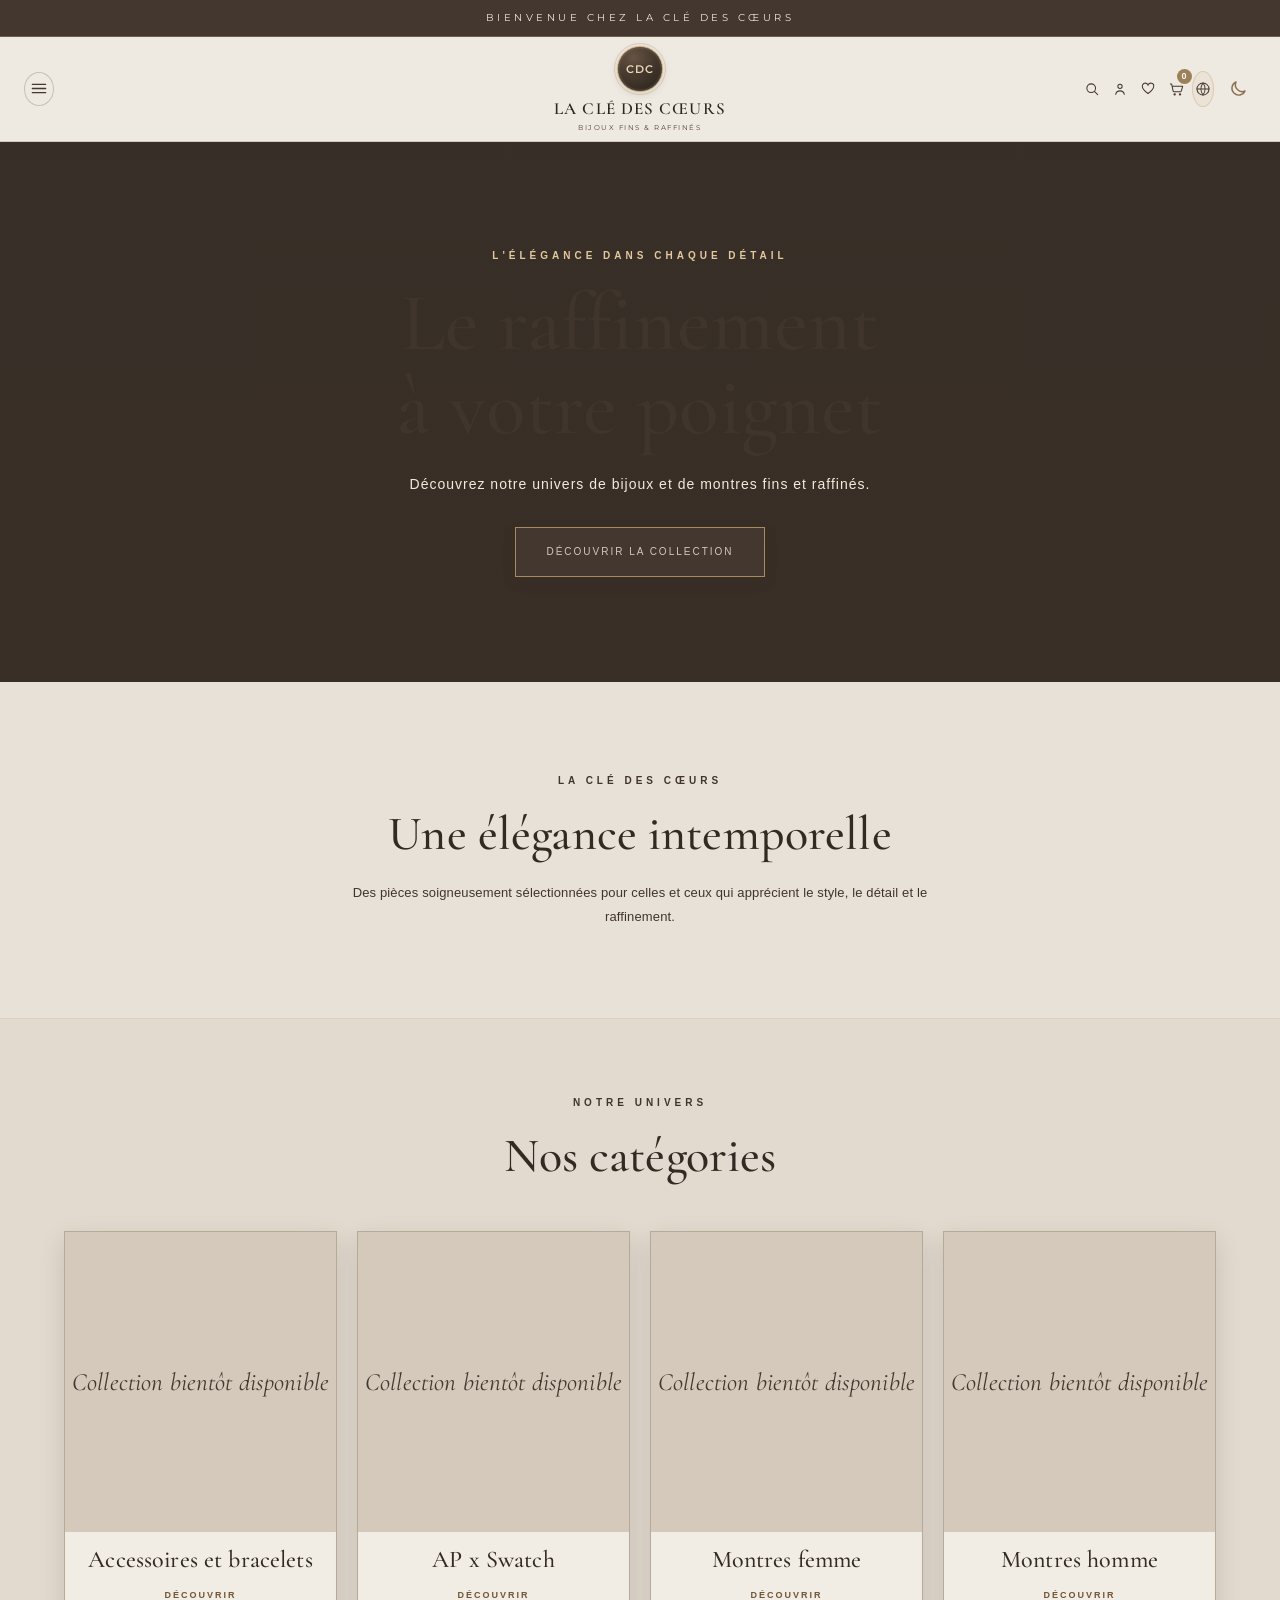
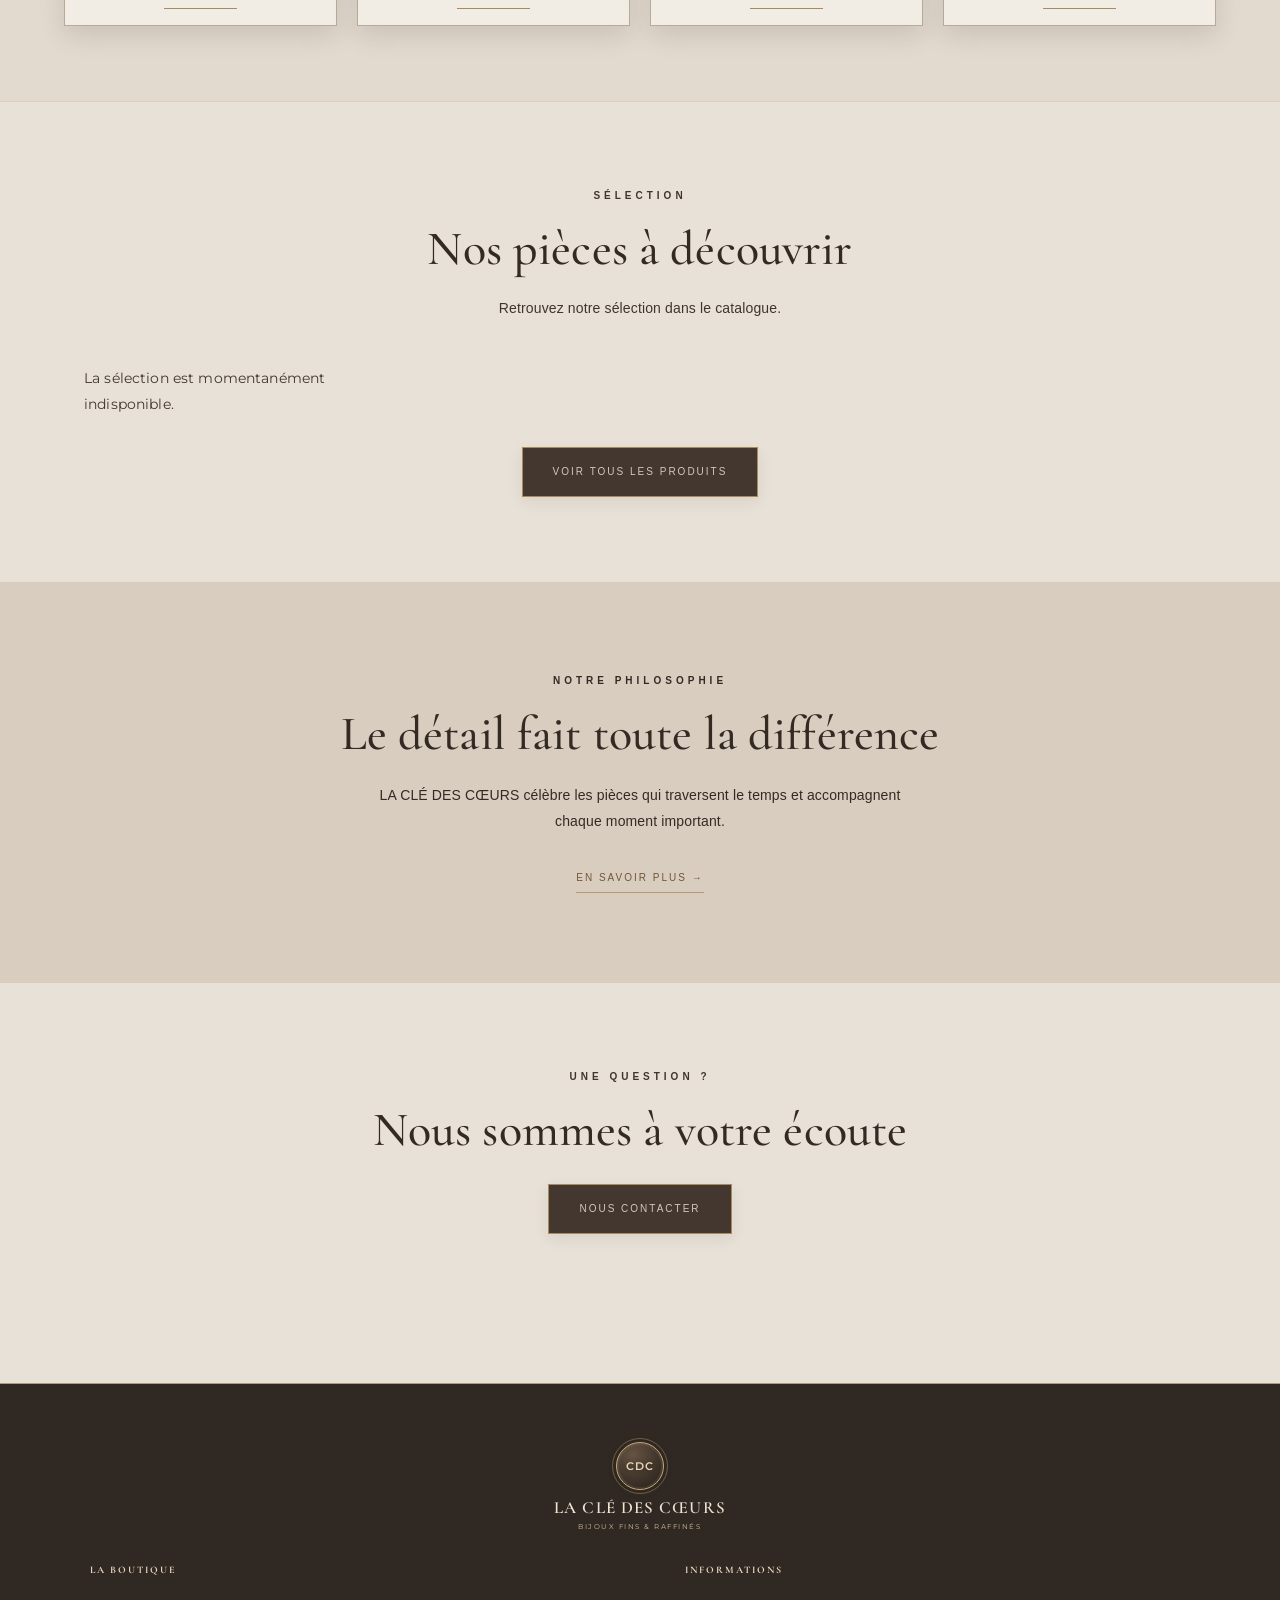
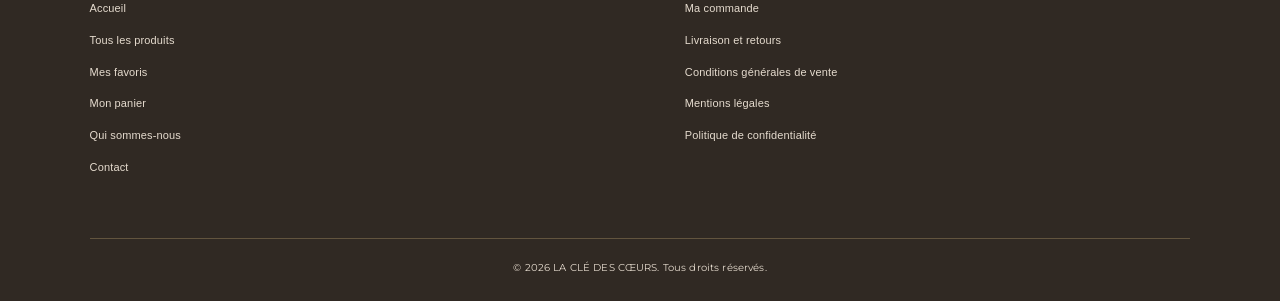
<file: index.html>
<!DOCTYPE html>
<html lang="fr">
<head>
  <meta charset="UTF-8">
  <meta name="viewport" content="width=device-width, initial-scale=1.0">

  <title>LA CLÉ DES CŒURS | Bijoux fins & raffinés</title>

  <meta name="description" content="Découvrez LA CLÉ DES CŒURS, une sélection de bijoux et de montres fins et raffinés.">
  <meta name="theme-color" content="#39332e">

  <link rel="preconnect" href="https://fonts.googleapis.com">
  <link rel="preconnect" href="https://fonts.gstatic.com" crossorigin>

  <link href="https://fonts.googleapis.com/css2?family=Cormorant+Garamond:wght@400;500;600;700&family=Montserrat:wght@300;400;500;600&display=swap" rel="stylesheet">

  <link rel="stylesheet" href="styles.css?v=zone-tactile-20261107-35">

  <style>
    .main-nav.is-open {
      display: flex !important;
      flex-wrap: wrap;
    }

    .menu-button {
      cursor: pointer;
    }

    .header-actions a {
      text-decoration: none;
    }

    .search-form {
      display: flex;
      align-items: center;
    }

    .search-form button {
      cursor: pointer;
    }

    @media (max-width: 768px) {
      .main-nav.is-open {
        display: flex !important;
        flex-direction: column;
        width: 100%;
        gap: 12px;
        padding: 18px;
        background: #39332e;
        position: relative;
        z-index: 20;
      }
    }
      .featured-home-grid {
      display:grid;
      grid-template-columns:repeat(4,minmax(0,1fr));
      gap:20px;
      max-width:1200px;
      margin:0 auto;
      padding:0 20px;
    }
    .featured-home-card {
      border:1px solid rgba(190,166,126,.28);
      background:#39332e;
      text-align:center;
      padding-bottom:16px;
      min-width:0;
    }
    .featured-home-card img {
      display:block;
      width:100%;
      aspect-ratio:1/1;
      object-fit:contain;
      background:#d8d0c5;
    }
    .featured-home-card h3 {
      font-size:14px;
      font-weight:400;
      line-height:1.5;
      padding:0 12px;
      min-height:42px;
    }
    .featured-home-card p {font-size:15px;}
    .featured-home-card a {color:inherit;text-decoration:none;}
    @media(max-width:800px){.featured-home-grid{grid-template-columns:repeat(2,minmax(0,1fr));gap:12px;padding:0 14px;}}
  
    .header-cart-icon { width: 22px; height: 22px; display: inline-block; vertical-align: middle; }
  </style>
</head>

<body>

  <div class="announcement">
    BIENVENUE CHEZ LA CLÉ DES CŒURS
  </div>

  <header class="header">

    <button
      class="menu-button"
      id="menuButton"
      type="button"
      aria-label="Ouvrir le menu"
      aria-expanded="false"
      aria-controls="mainNav"
    >
      <svg viewBox="0 0 24 24" aria-hidden="true"><path d="M4 7h16M4 12h16M4 17h16"/></svg>
    </button>

    <a href="index.html" class="brand brand-home-link" title="Retour à l’accueil">
      <span class="brand-monogram" aria-label="CDC"><span class="brand-initials">CDC</span></span>
      <span class="brand-name">LA CLÉ DES CŒURS</span>
      <span class="brand-tagline">BIJOUX FINS &amp; RAFFINÉS</span>
    </a>

    <div class="header-actions">
      <a class="header-search-link" href="catalogue.html#recherche" aria-label="Rechercher" title="Rechercher"><svg viewBox="0 0 24 24" aria-hidden="true" fill="none" stroke="currentColor" stroke-width="1.6" stroke-linecap="round" stroke-linejoin="round"><circle cx="10.8" cy="10.8" r="6.5"/><path d="m16 16 4.5 4.5"/></svg></a>
      <a href="compte.html" aria-label="Mon compte" title="Mon compte"><svg viewBox="0 0 24 24" fill="none" stroke="currentColor" stroke-width="1.55" stroke-linecap="round" stroke-linejoin="round" aria-hidden="true"><circle cx="12" cy="8" r="3.2"/><path d="M5.5 20c.7-3.4 3-5.2 6.5-5.2s5.8 1.8 6.5 5.2"/></svg></a>
      <a href="favoris.html" aria-label="Favoris"><svg viewBox="0 0 24 24" fill="none" stroke="currentColor" stroke-width="1.55" stroke-linecap="round" stroke-linejoin="round" aria-hidden="true"><path d="M20.4 8.8c0 4.2-8.4 10-8.4 10S3.6 13 3.6 8.8A4.3 4.3 0 0 1 12 6.5a4.3 4.3 0 0 1 8.4 2.3Z"/></svg></a>
      <a href="panier.html" aria-label="Panier"><svg class="header-cart-icon" viewBox="0 0 24 24" fill="none" stroke="currentColor" stroke-width="1.7" stroke-linecap="round" stroke-linejoin="round" aria-hidden="true"><path d="M3 4h2l2.2 11.2a2 2 0 0 0 2 1.6h8.9a2 2 0 0 0 1.9-1.4L22 8H6"></path><circle cx="10" cy="20" r="1"></circle><circle cx="18" cy="20" r="1"></circle></svg> <span id="cartCount">0</span></a>
    </div>

  </header>

  <nav class="main-nav" id="mainNav">

    <a href="index.html">Accueil</a>

    <a href="catalogue.html?categorie=accessoires">
      Accessoires et bracelets
    </a>

    <a href="catalogue.html?categorie=ap-swatch">
      AP x Swatch
    </a>

    <a href="catalogue.html?categorie=femme">
      Montres femme
    </a>

    <a href="catalogue.html?categorie=homme">
      Montres homme
    </a>

    <a href="qui-sommes-nous.html">
      Qui sommes-nous
    </a>

    <a href="contact.html">
      Contact
    </a>

  </nav>

  <!-- Barre de recherche déplacée vers l’icône de recherche de l’en-tête. -->
<main>

    <section class="hero">

      <div class="hero-content">

        <p class="eyebrow">
          L'ÉLÉGANCE DANS CHAQUE DÉTAIL
        </p>

        <h1>
          Le raffinement<br>
          à votre poignet
        </h1>

        <p>
          Découvrez notre univers de bijoux et de montres
          fins et raffinés.
        </p>

        <a href="catalogue.html" class="primary-button">
          DÉCOUVRIR LA COLLECTION
        </a>

      </div>

    </section>

    <section class="welcome-section">

      <p class="eyebrow">LA CLÉ DES CŒURS</p>

      <h2>Une élégance intemporelle</h2>

      <p>
        Des pièces soigneusement sélectionnées pour celles
        et ceux qui apprécient le style, le détail et le raffinement.
      </p>

    </section>

    <section class="categories-section">

      <div class="section-heading">
        <p class="eyebrow">NOTRE UNIVERS</p>
        <h2>Nos catégories</h2>
      </div>

      <div class="category-grid">

        <article class="category-card">
          <div class="category-image category-accessories" data-category-image="accessoires" aria-label="Produits de la catégorie Accessoires et bracelets"></div>
          <h3>Accessoires et bracelets</h3>
          <a class="category-link" href="catalogue.html?categorie=accessoires">DÉCOUVRIR</a>
        </article>

        <article class="category-card">
          <div class="category-image category-ap" data-category-image="ap-swatch" aria-label="Produits de la catégorie AP x Swatch"></div>
          <h3>AP x Swatch</h3>
          <a class="category-link" href="catalogue.html?categorie=ap-swatch">DÉCOUVRIR</a>
        </article>

        <article class="category-card">
          <div class="category-image category-women" data-category-image="femme" aria-label="Produits de la catégorie Montres femme"></div>
          <h3>Montres femme</h3>
          <a class="category-link" href="catalogue.html?categorie=femme">DÉCOUVRIR</a>
        </article>

        <article class="category-card">
          <div class="category-image category-men" data-category-image="homme" aria-label="Produits de la catégorie Montres homme"></div>
          <h3>Montres homme</h3>
          <a class="category-link" href="catalogue.html?categorie=homme">DÉCOUVRIR</a>
        </article>

      </div>

    </section>

    <section class="featured-section">

      <div class="section-heading">
        <p class="eyebrow">SÉLECTION</p>
        <h2>Nos pièces à découvrir</h2>
        <p>Retrouvez notre sélection dans le catalogue.</p>
      </div>

      <div class="featured-home-grid" id="featuredProducts">
        <p>Chargement de notre sélection...</p>
      </div>

      <p style="text-align:center;margin-top:30px;">
        <a href="catalogue.html" class="primary-button">VOIR TOUS LES PRODUITS</a>
      </p>

    </section>

    <section class="editorial-section">

      <div class="editorial-content">

        <p class="eyebrow">NOTRE PHILOSOPHIE</p>

        <h2>Le détail fait toute la différence</h2>

        <p>
          LA CLÉ DES CŒURS célèbre les pièces qui traversent
          le temps et accompagnent chaque moment important.
        </p>

        <a href="qui-sommes-nous.html" class="text-link">
          EN SAVOIR PLUS →
        </a>

      </div>

    </section>

    <section class="contact-strip">

      <p class="eyebrow">UNE QUESTION ?</p>

      <h2>Nous sommes à votre écoute</h2>

      <a href="contact.html" class="primary-button">
        NOUS CONTACTER
      </a>

    </section>

  </main>

  <footer class="footer">

    <div class="footer-brand">

      <span class="brand-monogram" aria-label="CDC"><span class="brand-initials">CDC</span></span>

      <h3>LA CLÉ DES CŒURS</h3>

      <p>BIJOUX FINS & RAFFINÉS</p>

    </div>

    <div class="footer-column">

      <h4>LA BOUTIQUE</h4>

      <a href="index.html">Accueil</a>
      <a href="catalogue.html">Tous les produits</a>
      <a href="favoris.html">Mes favoris</a>
      <a href="panier.html">Mon panier</a>
      <a href="qui-sommes-nous.html">Qui sommes-nous</a>
      <a href="contact.html">Contact</a>

    </div>

    <div class="footer-column">

      <h4>INFORMATIONS</h4>

      <a href="compte.html">Ma commande</a>
      <a href="livraison-retours.html">Livraison et retours</a>
      <a href="conditions-generales.html">Conditions générales de vente</a>
      <a href="mentions-legales.html">Mentions légales</a>
      <a href="confidentialite.html">Politique de confidentialité</a>

    </div>

    <div class="footer-bottom">

      ©️ <span id="currentYear"></span> LA CLÉ DES CŒURS.
      Tous droits réservés.

    </div>

  </footer>

  <script>
    "use strict";

    // Menu de navigation mobile
    const menuButton = document.getElementById("menuButton");
    const mainNav = document.getElementById("mainNav");

    // Signale au script global que le menu de l’accueil a déjà son gestionnaire.
    menuButton.dataset.cdcMenuReady = "true";

    menuButton.addEventListener("click", function() {
      const menuOuvert = mainNav.classList.toggle("is-open");

      menuButton.setAttribute("aria-expanded", String(menuOuvert));
      menuButton.setAttribute(
        "aria-label",
        menuOuvert ? "Fermer le menu" : "Ouvrir le menu"
      );

      menuButton.innerHTML = menuOuvert ? '<svg viewBox="0 0 24 24" aria-hidden="true"><path d="m6 6 12 12M18 6 6 18"/></svg>' : '<svg viewBox="0 0 24 24" aria-hidden="true"><path d="M4 7h16M4 12h16M4 17h16"/></svg>';
    });

    // Fermer le menu après avoir choisi une page
    mainNav.querySelectorAll("a").forEach(function(lien) {
      lien.addEventListener("click", function() {
        mainNav.classList.remove("is-open");
        menuButton.setAttribute("aria-expanded", "false");
        menuButton.setAttribute("aria-label", "Ouvrir le menu");
        menuButton.innerHTML = '<svg viewBox="0 0 24 24" aria-hidden="true"><path d="M4 7h16M4 12h16M4 17h16"/></svg>';
      });
    });

    // Recherche : ouvrir le catalogue avec le terme recherché
    const searchForm = document.getElementById("searchForm");
    const searchInput = document.getElementById("searchInput");

    searchForm.addEventListener("submit", function(evenement) {
      evenement.preventDefault();

      const terme = searchInput.value.trim();

      if (terme) {
        window.location.href =
          "catalogue.html?recherche=" + encodeURIComponent(terme);
      } else {
        window.location.href = "catalogue.html";
      }
    });

    // Afficher l'année actuelle
    document.getElementById("currentYear").textContent =
      new Date().getFullYear();

    // Mettre à jour le compteur du panier
    function actualiserCompteurPanier() {
      const compteur = document.getElementById("cartCount");

      try {
        const panier = JSON.parse(
          localStorage.getItem("cdc_cart") || "[]"
        );

        const quantite = Array.isArray(panier)
          ? panier.reduce(function(total, article) {
              return total + Number(article.quantity || 0);
            }, 0)
          : 0;

        compteur.textContent = quantite;

      } catch (erreur) {
        compteur.textContent = "0";
        console.error("Impossible de lire le panier :", erreur);
      }
    }

    actualiserCompteurPanier();
  </script>

  <script src="produits.js?v=catalogue-local-20261107"></script>
  <script>
    (function() {
      const zone = document.getElementById("featuredProducts");
      if (!zone || !window.produitsReady) return;
      const euro = value => new Intl.NumberFormat("fr-FR",{style:"currency",currency:"EUR"}).format(Number(value)||0);
      window.produitsReady.then(produits => {
        const selection = produits.filter(p => p && p.actif !== false && p.image).slice(0,4);
        if (!selection.length) {
          zone.textContent = "Découvrez notre sélection dans le catalogue.";
          return;
        }
        zone.innerHTML = selection.map(p => {
          const href = "produit.html?id=" + encodeURIComponent(p.id);
          const name = String(p.nom || "Article").replace(/[&<>"']/g, ch => ({"&":"&amp;","<":"&lt;",">":"&gt;",'"':"&quot;","'":"&#039;"}[ch]));
          const img = String(p.image).replace(/&/g,"&amp;").replace(/"/g,"&quot;").replace(/</g,"&lt;");
          return '<article class="featured-home-card"><a href="'+href+'"><img src="'+img+'" alt="'+name+'" loading="lazy"><h3>'+name+'</h3><p>'+euro(p.prix)+'</p></a></article>';
        }).join("");
      }).catch(() => { zone.textContent = "La sélection est momentanément indisponible."; });
    })();
  </script>
  <script>
    (function() {
      const zones = Array.from(document.querySelectorAll("[data-category-image]"));
      if (!zones.length) return;
      const normaliser = value => String(value || "").toLowerCase().normalize("NFD").replace(/[\\u0300-\\u036f]/g, "").replace(/[^a-z0-9]+/g, "-");
      function appartient(produit, categorie) {
        const categories = Array.isArray(produit && produit.categories)
          ? produit.categories
          : [];
        // Chaque produit ne peut apparaître que dans sa catégorie canonique.
        return categories.includes(categorie) ||
          normaliser(produit && produit.categorie) === categorie;
      }

      const charger = window.produitsReady ? window.produitsReady : new Promise((resolve,reject) => {
        window.addEventListener("produits:loaded",() => resolve(window.produits || []),{once:true});
        window.addEventListener("produits:error",() => reject(new Error("Catalogue indisponible")),{once:true});
      });
      charger.then(function(produits) {
        zones.forEach(function(zone,zoneIndex) {
          const categorie=zone.dataset.categoryImage;
          const selection=produits.filter(produit => produit && produit.actif!==false && produit.image && appartient(produit,categorie));
          const carte=zone.closest(".category-card");
          const destination="catalogue.html?categorie="+encodeURIComponent(categorie);
          if(carte) {
            carte.dataset.categoryHref=destination;carte.setAttribute("role","link");carte.setAttribute("tabindex","0");
            carte.addEventListener("click",event => {if(!event.target.closest("a,button"))window.location.href=destination;});
            carte.addEventListener("keydown",event => {
              if((event.key==="Enter"||event.key===" ")&&(event.target===carte||event.target===zone||event.target.closest("h3"))){
                event.preventDefault();window.location.href=destination;
              }
            });
          }
          if(!selection.length){zone.classList.add("category-image-empty");zone.setAttribute("aria-label","Collection bientôt disponible");return;}
          const largeur=Math.max(180,Math.round(zone.clientWidth||zone.getBoundingClientRect().width||260));
          const piste=document.createElement("div");piste.className="category-product-track";piste.style.width=(largeur*selection.length*2)+"px";
          selection.concat(selection).forEach(function(produit,index) {
            const lien=document.createElement("a");lien.className="category-product-item";lien.href="produit.html?id="+encodeURIComponent(produit.id);
            lien.style.setProperty("--category-slide-width",largeur+"px");lien.style.width=largeur+"px";lien.style.flex="0 0 "+largeur+"px";
            lien.setAttribute("aria-label",produit.nom||"Découvrir le produit");
            const image=document.createElement("img");
            const images=[...new Set([...(Array.isArray(produit.images)?produit.images:[]),produit.image].filter(Boolean))];
            let imageIndex=0;image.alt=produit.nom||"Produit de la collection";image.loading=index<2?"eager":"lazy";image.decoding="async";image.src=images[imageIndex]||"";
            image.addEventListener("error",function(){imageIndex++;if(imageIndex<images.length)image.src=images[imageIndex];else{lien.classList.add("category-product-image-unavailable");image.remove();}});
            lien.appendChild(image);piste.appendChild(lien);
          });
          zone.replaceChildren(piste);zone.classList.add("category-image-moving");
          zone.style.setProperty("--category-duration",Math.max(14,selection.length*5)+"s");
          zone.style.setProperty("--category-delay",(zoneIndex*-1.7)+"s");
          zone.setAttribute("aria-label","Images des produits de la catégorie "+categorie);
        });
      }).catch(function(error){
        console.error("Carrousels des catégories :",error);
        zones.forEach(zone=>{zone.classList.add("category-image-empty");zone.setAttribute("aria-label","Catalogue momentanément indisponible");});
      });
    })();
  </script>
  <script src="langue.js?v=theme-icone-espace-20261107-8"></script>

<script id="cdc-active-navigation-20261107">
(() => {
  const page = (location.pathname.split("/").pop() || "index.html").toLowerCase();
  const targets = { "compte.html":"compte", "favoris.html":"favoris", "panier.html":"panier" };
  document.querySelectorAll(".header-actions a").forEach(link => {
    const href = (link.getAttribute("href") || "").split("?")[0].toLowerCase();
    const key = targets[page];
    if (key && href === key + ".html") link.setAttribute("aria-current", "page");
  });
  document.querySelectorAll(".main-nav a").forEach(link => {
    const href = (link.getAttribute("href") || "").split("?")[0].toLowerCase();
    if (href === page) link.setAttribute("aria-current", "page");
    else if (page === "produit.html" && href === "catalogue.html") link.setAttribute("aria-current", "page");
  });
  const search = document.querySelector(".header-search-form");
  if (search) {
    const input = search.querySelector("input");
    if (input) input.addEventListener("focus", () => search.setAttribute("aria-current", "page"));
    if (input) input.addEventListener("blur", () => search.removeAttribute("aria-current"));
  }
})();
</script>

<script id="cdc-page-location-20261107">
(function(){
  const path=(location.pathname.split("/").pop()||"index.html").toLowerCase();
  const params=new URLSearchParams(location.search);
  const category=(params.get("categorie")||params.get("category")||"").toLowerCase();
  const labels={
    "index.html":"Accueil","catalogue.html":"Tout le catalogue","produit.html":"Fiche produit",
    "panier.html":"Mon panier","commande.html":"Finaliser ma commande","compte.html":"Mon compte",
    "favoris.html":"Mes favoris","contact.html":"Contact","qui-sommes-nous.html":"Qui sommes-nous",
    "conditions-generales.html":"Conditions générales de vente","confidentialite.html":"Politique de confidentialité",
    "livraison-retours.html":"Livraison et retours","mentions-legales.html":"Mentions légales"
  };
  const categoryLabels={homme:"Montres homme",femme:"Montres femme",accessoires:"Accessoires et bracelets",bracelets:"Accessoires et bracelets",ap:"AP x Swatch", "ap-swatch":"AP x Swatch"};
  const links=[...document.querySelectorAll(".main-nav a")];
  let currentLabel=labels[path]||"Page";
  if(path==="catalogue.html"&&categoryLabels[category]) currentLabel=categoryLabels[category];
  links.forEach(link=>{
    const href=(link.getAttribute("href")||"").toLowerCase();
    let active=false;
    if(path==="index.html") active=href==="index.html";
    else if(path==="catalogue.html"&&categoryLabels[category]){
      active=href.includes("categorie="+encodeURIComponent(category)) ||
        (category==="bracelets"&&href.includes("categorie=accessoires"));
    } else if(path==="catalogue.html") active=href==="catalogue.html";
    else if(path==="produit.html") active=href.startsWith("catalogue.html");
    else active=href.split("?")[0]===path;
    if(active){link.setAttribute("aria-current","page");link.classList.add("is-current");}
    else {link.removeAttribute("aria-current");link.classList.remove("is-current");}
  });
})();
</script>
</body>
</html>
</file>
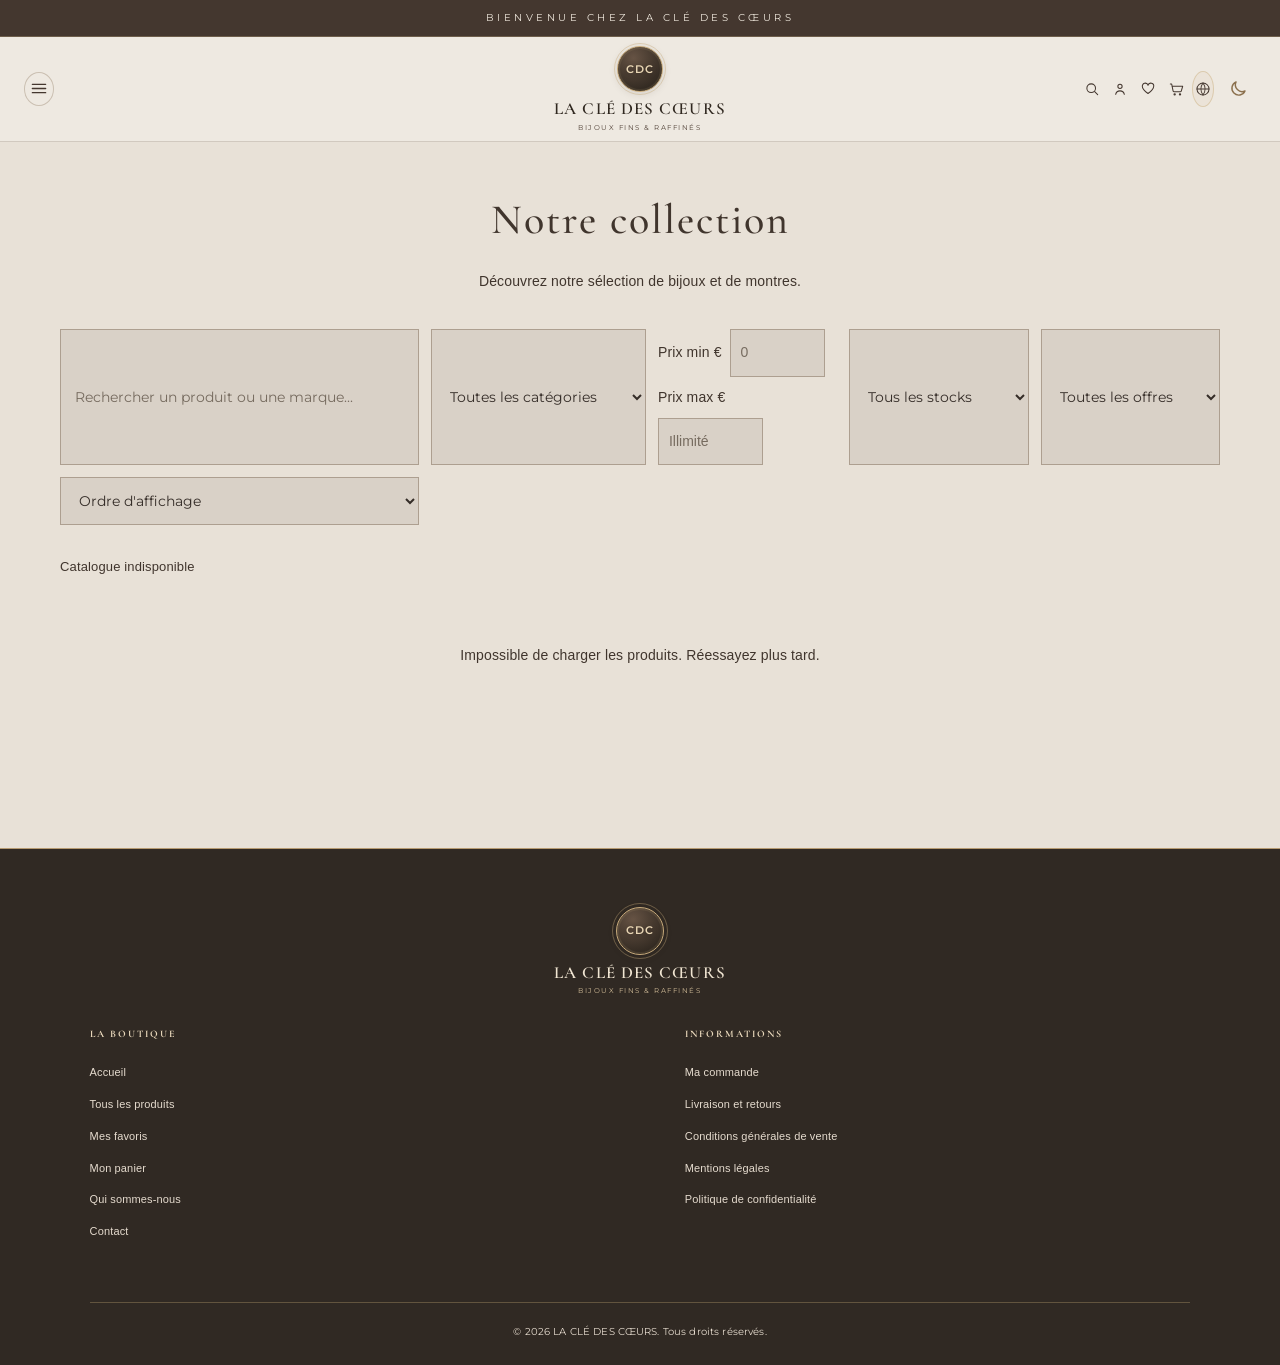
<file: catalogue.html>
<!DOCTYPE html>
<html lang="fr">
<head>
  <meta charset="UTF-8">
  <meta name="viewport" content="width=device-width, initial-scale=1.0">
  <meta name="description" content="Découvrez les bijoux et montres LA CLÉ DES CŒURS.">
  <title>Notre catalogue | LA CLÉ DES CŒURS</title>
  <link rel="stylesheet" href="styles.css?v=zone-tactile-20261107-35">

  <style>
    .catalogue-page {
      max-width: 1200px;
      margin: 0 auto;
      padding: 40px 20px 70px;
    }

    .catalogue-heading {
      text-align: center;
      margin-bottom: 35px;
    }

    .catalogue-heading h1 {
      font-size: clamp(28px, 4vw, 42px);
      font-weight: 400;
      letter-spacing: 2px;
      margin-bottom: 12px;
    }

    .catalogue-heading p {
      color: #777;
      font-size: 14px;
    }

    .catalogue-filters {
      display: grid;
      grid-template-columns: 2fr 1.2fr 1fr 1fr 1fr;
      gap: 12px;
      margin-bottom: 30px;
    }

    .catalogue-filters input,
    .catalogue-filters select {
      width: 100%;
      min-width: 0;
      padding: 13px 14px;
      border: 1px solid #ded8ce;
      background: #fff;
      color: #403a33;
      font: inherit;
    }

    .catalogue-count {
      color: #777;
      font-size: 13px;
      margin-bottom: 20px;
    }

    .products-grid {
      display: grid;
      grid-template-columns: repeat(3, minmax(0, 1fr));
      gap: 28px 22px;
    }

    .product-card {
      min-width: 0;
      border: 1px solid #eee9e1;
      background: #fff;
      padding-bottom: 18px;
      text-align: center;
    }

    .product-image {
      width: 100%;
      aspect-ratio: 1 / 1;
      background: #f5f2ed;
      display: flex;
      align-items: center;
      justify-content: center;
      overflow: hidden;
      color: #948879;
      font-size: 13px;
    }

    .product-image img {
      width: 100%;
      height: 100%;
      object-fit: contain;
      display: block;
    }

    .product-info {
      padding: 17px 15px 0;
    }

    .product-brand {
      color: #9a8873;
      font-size: 11px;
      letter-spacing: 1.5px;
      text-transform: uppercase;
      margin-bottom: 8px;
    }

    .product-name {
      font-size: 15px;
      font-weight: 400;
      line-height: 1.5;
      margin: 0 0 10px;
      color: #403a33;
    }

    .product-name a {
      color: inherit;
      text-decoration: none;
    }

    .product-name a:hover {
      color: #9a8873;
    }

    .product-price {
      font-size: 16px;
      color: #403a33;
      margin-bottom: 15px;
    }

    .product-old-price {
      color: #999;
      text-decoration: line-through;
      font-size: 13px;
      margin-right: 8px;
    }

    .product-actions {
      display: flex;
      justify-content: center;
      gap: 8px;
      flex-wrap: wrap;
    }

    .product-actions button {
      border: 1px solid #b9a58d;
      background: transparent;
      color: #55493b;
      padding: 10px 13px;
      font-size: 12px;
      cursor: pointer;
    }

    .product-actions button:hover {
      background: #b9a58d;
      color: #fff;
    }

    .no-products {
      grid-column: 1 / -1;
      text-align: center;
      padding: 45px 15px;
      color: #777;
    }

    @media (max-width: 800px) {
      .products-grid {
        grid-template-columns: repeat(2, minmax(0, 1fr));
      }

      .catalogue-filters {
        grid-template-columns: 1fr 1fr;
      }

      .catalogue-filters input {
        grid-column: 1 / -1;
      }
    }

    @media (max-width: 520px) {
      .catalogue-page {
        padding: 28px 14px 50px;
      }

      .products-grid {
        gap: 15px 10px;
      }

      .catalogue-filters {
        grid-template-columns: 1fr;
      }

      .catalogue-filters input {
        grid-column: auto;
      }

      .product-info {
        padding-left: 9px;
        padding-right: 9px;
      }
    }
  
    .header-cart-icon { width: 22px; height: 22px; display: inline-block; vertical-align: middle; }
  </style>
  <link rel="preconnect" href="https://fonts.googleapis.com">
  <link rel="preconnect" href="https://fonts.gstatic.com" crossorigin>
  <link href="https://fonts.googleapis.com/css2?family=Cormorant+Garamond:wght@400;500;600;700&family=Montserrat:wght@300;400;500;600&display=swap" rel="stylesheet">
</head>

<body>
  <div class="announcement">BIENVENUE CHEZ LA CLÉ DES CŒURS</div>
  <header class="header">
    <button class="menu-button" id="menuButton" type="button" aria-label="Ouvrir le menu" aria-expanded="false" aria-controls="mainNav"><svg viewBox="0 0 24 24" aria-hidden="true"><path d="M4 7h16M4 12h16M4 17h16"/></svg></button>
<a href="index.html" class="brand brand-home-link" title="Retour à l’accueil" aria-label="LA CLÉ DES CŒURS — Accueil">
      <span class="brand-monogram" aria-label="CDC"><span class="brand-initials">CDC</span></span>
      <span class="brand-name">LA CLÉ DES CŒURS</span>
      <span class="brand-tagline">BIJOUX FINS &amp; RAFFINÉS</span>
      
    </a>
    <div class="header-actions">
      <a class="header-search-link" href="catalogue.html#recherche" aria-label="Rechercher" title="Rechercher"><svg viewBox="0 0 24 24" aria-hidden="true" fill="none" stroke="currentColor" stroke-width="1.6" stroke-linecap="round" stroke-linejoin="round"><circle cx="10.8" cy="10.8" r="6.5"/><path d="m16 16 4.5 4.5"/></svg></a>
      <a href="compte.html" aria-label="Mon compte" title="Mon compte"><svg viewBox="0 0 24 24" aria-hidden="true" fill="none" stroke="currentColor" stroke-width="1.6" stroke-linecap="round" stroke-linejoin="round"><circle cx="12" cy="8" r="3.2"/><path d="M5.5 20c.7-3.4 3-5.2 6.5-5.2s5.8 1.8 6.5 5.2"/></svg></a>
      <a href="favoris.html" aria-label="Favoris"><svg viewBox="0 0 24 24" aria-hidden="true" fill="none" stroke="currentColor" stroke-width="1.6" stroke-linecap="round" stroke-linejoin="round"><path d="M20.4 8.8c0 4.2-8.4 10-8.4 10S3.6 13 3.6 8.8A4.3 4.3 0 0 1 12 6.5a4.3 4.3 0 0 1 8.4 2.3Z"/></svg></a>
      <a href="panier.html" aria-label="Panier"><svg class="header-cart-icon" viewBox="0 0 24 24" fill="none" stroke="currentColor" stroke-width="1.7" stroke-linecap="round" stroke-linejoin="round" aria-hidden="true"><path d="M3 4h2l2.2 11.2a2 2 0 0 0 2 1.6h8.9a2 2 0 0 0 1.9-1.4L22 8H6"></path><circle cx="10" cy="20" r="1"></circle><circle cx="18" cy="20" r="1"></circle></svg></a>
    </div>
  </header>
  <nav class="main-nav" id="mainNav" aria-label="Navigation principale">
  <a href="index.html">Accueil</a>
  <a href="catalogue.html?categorie=homme">Montres homme</a>
  <a href="catalogue.html?categorie=femme">Montres femme</a>
  <a href="catalogue.html?categorie=accessoires">Accessoires et bracelets</a>
  <a href="catalogue.html?categorie=ap-swatch">AP x Swatch</a>
  <a href="catalogue.html">Tout le catalogue</a>
  <a href="qui-sommes-nous.html">Qui sommes-nous</a>
  <a href="contact.html">Contact</a>
</nav>

  <main class="catalogue-page">
    <header class="catalogue-heading">
      <h1>Notre collection</h1>
      <p>Découvrez notre sélection de bijoux et de montres.</p>
    </header>

    <section class="catalogue-filters" aria-label="Filtres du catalogue">
      <input
        type="search"
        id="recherche"
        placeholder="Rechercher un produit ou une marque..."
        aria-label="Rechercher un produit"
      >

      <select id="filtreCategorie" aria-label="Filtrer par catégorie">
        <option value="">Toutes les catégories</option>
        <option value="accessoires">Accessoires et bracelets</option>
        <option value="ap-swatch">AP x Swatch</option>
        <option value="femme">Montres femme</option>
        <option value="homme">Montres homme</option>
      </select>

      <label class="price-filter" style="display:flex;align-items:center;gap:8px;flex-wrap:wrap;">
        Prix min €
        <input id="prixMinimum" type="number" min="0" step="1" inputmode="decimal" placeholder="0" aria-label="Prix minimum" style="width:95px;padding:10px;">
        Prix max €
        <input id="prixMaximum" type="number" min="0" step="1" inputmode="decimal" placeholder="Illimité" aria-label="Prix maximum" style="width:105px;padding:10px;">
      </label>

      <select id="filtreDisponibilite" aria-label="Filtrer par disponibilité">
        <option value="">Tous les stocks</option>
        <option value="stock">En stock</option>
        <option value="rupture">Indisponibles</option>
      </select>

      <select id="filtrePromotion" aria-label="Filtrer les promotions">
        <option value="">Toutes les offres</option>
        <option value="promo">En promotion</option>
      </select>

      <select id="triProduits" aria-label="Trier les produits">
        <option value="recent">Ordre d'affichage</option>
        <option value="prix-croissant">Prix croissant</option>
        <option value="prix-decroissant">Prix décroissant</option>
        <option value="nom">Nom A à Z</option>
        <option value="note">Mieux notés</option>
      </select>
    </section>

    <p class="catalogue-count" id="nombreProduits">
      Chargement des produits...
    </p>

    <section class="products-grid" id="listeProduits" aria-live="polite">
      <p class="no-products">Chargement du catalogue...</p>
    </section>
  </main>

  <script src="produits.js?v=catalogue-local-20261107"></script>

  <script>
    "use strict";

    const listeProduits = document.getElementById("listeProduits");
    const recherche = document.getElementById("recherche");
    const filtreCategorie = document.getElementById("filtreCategorie");
    const triProduits = document.getElementById("triProduits");
    const filtreDisponibilite = document.getElementById("filtreDisponibilite");
    const filtrePromotion = document.getElementById("filtrePromotion");
    const prixMinimum = document.getElementById("prixMinimum");
    const prixMaximum = document.getElementById("prixMaximum");
    const nombreProduits = document.getElementById("nombreProduits");

    const parametres = new URLSearchParams(window.location.search);
    const categorieDemandee = parametres.get("categorie");
    const rechercheDemandee = parametres.get("recherche");

    if (categorieDemandee) {
      const optionExiste = Array.from(filtreCategorie.options)
        .some(option => option.value === categorieDemandee);

      if (optionExiste) {
        filtreCategorie.value = categorieDemandee;
      }
    }

    if (rechercheDemandee) {
      recherche.value = rechercheDemandee;
    }

    function lireStock(cle) {
      try {
        const contenu = localStorage.getItem(cle);
        const donnees = contenu ? JSON.parse(contenu) : [];
        return Array.isArray(donnees) ? donnees : [];
      } catch (erreur) {
        console.error(erreur);
        return [];
      }
    }

    function enregistrer(cle, donnees) {
      localStorage.setItem(cle, JSON.stringify(donnees));
    }

    function formaterPrix(prix) {
      const montant = Number(prix);

      if (prix === null || prix === undefined || prix === "" || !Number.isFinite(montant) || montant <= 0) {
        return "Prix sur demande";
      }

      return new Intl.NumberFormat("fr-FR", {
        style: "currency",
        currency: "EUR"
      }).format(montant);
    }

    function echapperHTML(texte) {
      return String(texte ?? "").replace(/[&<>"']/g, function(c) {
        const caracteres = {
          "&": "&amp;",
          "<": "&lt;",
          ">": "&gt;",
          '"': "&quot;",
          "'": "&#039;"
        };

        return caracteres[c];
      });
    }

    function obtenirProduits() {
      if (!Array.isArray(window.produits)) return [];

      return window.produits.filter(function(produit) {
        return produit && produit.actif !== false;
      });
    }

    function afficherProduits() {
      let produits = obtenirProduits();

      const terme = recherche.value.trim().toLowerCase();
      const categorie = filtreCategorie.value;
      const tri = triProduits.value;
      const disponibilite = filtreDisponibilite.value;
      const promotion = filtrePromotion.value;
      const minPrix = prixMinimum.value === "" ? null : Number(prixMinimum.value);
      const maxPrix = prixMaximum.value === "" ? null : Number(prixMaximum.value);

      if (terme) {
        produits = produits.filter(function(produit) {
          const texte = [
            produit.nom,
            produit.marque,
            produit.reference,
            produit.description
          ].join(" ").toLowerCase();

          return texte.includes(terme);
        });
      }

      if (categorie) {
        produits = produits.filter(function(produit) {
          const categoriesProduit = Array.isArray(produit.categories)
            ? produit.categories
            : [];
          return categoriesProduit.includes(categorie) ||
            produit.categorie === categorie;
        });
      }

      if (disponibilite === "stock") {
        produits = produits.filter(produit => produit.enStock !== false);
      }

      if (disponibilite === "rupture") {
        produits = produits.filter(produit => produit.enStock === false);
      }

      if (promotion === "promo") {
        produits = produits.filter(produit => produit.enPromo === true);
      }

      if (minPrix !== null && Number.isFinite(minPrix)) {
        produits = produits.filter(produit => Number(produit.prix) >= minPrix);
      }

      if (maxPrix !== null && Number.isFinite(maxPrix)) {
        produits = produits.filter(produit => Number(produit.prix) <= maxPrix);
      }

      if (tri === "prix-croissant") {
        produits.sort((a, b) => {
          const prixA = Number(a.prix) > 0 ? Number(a.prix) : Number.POSITIVE_INFINITY;
          const prixB = Number(b.prix) > 0 ? Number(b.prix) : Number.POSITIVE_INFINITY;
          return prixA - prixB;
        });
      }

      if (tri === "prix-decroissant") {
        produits.sort((a, b) => {
          const prixA = Number(a.prix) > 0 ? Number(a.prix) : Number.NEGATIVE_INFINITY;
          const prixB = Number(b.prix) > 0 ? Number(b.prix) : Number.NEGATIVE_INFINITY;
          return prixB - prixA;
        });
      }

      if (tri === "nom") {
        produits.sort((a, b) =>
          String(a.nom).localeCompare(String(b.nom), "fr")
        );
      }

      if (tri === "note") {
        produits.sort((a, b) => Number(b.note || 0) - Number(a.note || 0));
      }

      nombreProduits.textContent =
        produits.length + (produits.length > 1 ? " produits" : " produit");

      if (produits.length === 0) {
        listeProduits.innerHTML =
          '<p class="no-products">Aucun produit ne correspond à votre recherche.</p>';
        return;
      }

      listeProduits.innerHTML = produits.map(function(produit) {
        const id = echapperHTML(produit.id);
        const nom = echapperHTML(produit.nom);
        const marque = echapperHTML(produit.marque || "");
        const image = produit.image ? echapperHTML(produit.image) : "";
        const prix = formaterPrix(produit.prix);
        const lienProduit =
          "produit.html?id=" + encodeURIComponent(produit.id);

        const ancienPrix = produit.ancienPrix
          ? '<span class="product-old-price">' +
            formaterPrix(produit.ancienPrix) +
            '</span>'
          : "";

        const visuel = image
          ? '<img src="' + image + '" alt="' + nom + '" loading="lazy">'
          : '<span>Photo à intégrer</span>';

        return `
          <article class="product-card">
            <a href="${lienProduit}" class="product-image" aria-label="Voir ${nom}">
              ${visuel}
            </a>

            <div class="product-info">
              <div class="product-brand">${marque}</div>

              <h2 class="product-name">
                <a href="${lienProduit}">${nom}</a>
              </h2>

              <div class="product-price">
                ${ancienPrix}
                ${prix}
              </div>

              <div class="product-actions">
                <button type="button" data-action="panier" data-id="${id}">
                  Ajouter au panier
                </button>

                <button type="button" data-action="favoris" data-id="${id}">
                  ♡ Favoris
                </button>
              </div>
            </div>
          </article>
        `;
      }).join("");
    }

    function ajouterAuPanier(id) {
      const produit = obtenirProduits().find(item =>
        String(item.id) === String(id)
      );

      if (!produit) {
        alert("Produit introuvable.");
        return;
      }

      try {
        const panier = lireStock("cdc_cart");

        const existant = panier.find(item =>
          String(item.id) === String(produit.id)
        );

        if (existant) {
          existant.quantity = Number(existant.quantity || 0) + 1;
        } else {
          panier.push({
            id: produit.id,
            name: produit.nom,
            price: Number(produit.prix),
            quantity: 1,
            image: produit.image || ""
          });
        }

        enregistrer("cdc_cart", panier);
        alert("Produit ajouté au panier.");
      } catch (erreur) {
        console.error(erreur);
        alert("Impossible d'enregistrer le panier.");
      }
    }

    function ajouterAuxFavoris(id) {
      const produit = obtenirProduits().find(item =>
        String(item.id) === String(id)
      );

      if (!produit) {
        alert("Produit introuvable.");
        return;
      }

      try {
        const favoris = lireStock("cdc_favorites");

        const dejaPresent = favoris.some(item =>
          String(item.id) === String(produit.id)
        );

        if (dejaPresent) {
          alert("Ce produit est déjà dans vos favoris.");
          return;
        }

        favoris.push({
          id: produit.id,
          name: produit.nom,
          price: Number(produit.prix),
          image: produit.image || ""
        });

        enregistrer("cdc_favorites", favoris);
        alert("Produit ajouté à vos favoris.");
      } catch (erreur) {
        console.error(erreur);
        alert("Impossible d'enregistrer les favoris.");
      }
    }

    listeProduits.addEventListener("click", function(evenement) {
      const bouton = evenement.target.closest("button[data-action]");

      if (!bouton) return;

      const id = bouton.dataset.id;

      if (bouton.dataset.action === "panier") {
        ajouterAuPanier(id);
      }

      if (bouton.dataset.action === "favoris") {
        ajouterAuxFavoris(id);
      }
    });

    recherche.addEventListener("input", afficherProduits);
    filtreCategorie.addEventListener("change", afficherProduits);
    triProduits.addEventListener("change", afficherProduits);
    filtreDisponibilite.addEventListener("change", afficherProduits);
    filtrePromotion.addEventListener("change", afficherProduits);
    prixMinimum.addEventListener("input", afficherProduits);
    prixMaximum.addEventListener("input", afficherProduits);

    // Attendre le chargement du catalogue original
    if (window.produitsReady) {
      window.produitsReady
        .then(() => {
          afficherProduits();
        })
        .catch((erreur) => {
          console.error("Erreur de chargement :", erreur);
          nombreProduits.textContent = "Catalogue indisponible";
          listeProduits.innerHTML =
            '<p class="no-products">Impossible de charger les produits. Réessayez plus tard.</p>';
        });
    } else {
      nombreProduits.textContent = "Catalogue indisponible";
      listeProduits.innerHTML =
        '<p class="no-products">Le fichier produits.js n’a pas été chargé.</p>';
    }
  </script>
  <script src="langue.js?v=theme-icone-espace-20261107-8"></script>

<script id="cdc-active-navigation-20261107">
(() => {
  const page = (location.pathname.split("/").pop() || "index.html").toLowerCase();
  const targets = { "compte.html":"compte", "favoris.html":"favoris", "panier.html":"panier" };
  document.querySelectorAll(".header-actions a").forEach(link => {
    const href = (link.getAttribute("href") || "").split("?")[0].toLowerCase();
    const key = targets[page];
    if (key && href === key + ".html") link.setAttribute("aria-current", "page");
  });
  document.querySelectorAll(".main-nav a").forEach(link => {
    const href = (link.getAttribute("href") || "").split("?")[0].toLowerCase();
    if (href === page) link.setAttribute("aria-current", "page");
    else if (page === "produit.html" && href === "catalogue.html") link.setAttribute("aria-current", "page");
  });
  const search = document.querySelector(".header-search-form");
  if (search) {
    const input = search.querySelector("input");
    if (input) input.addEventListener("focus", () => search.setAttribute("aria-current", "page"));
    if (input) input.addEventListener("blur", () => search.removeAttribute("aria-current"));
  }
})();
</script>
<script id="cdc-universal-navigation">
(() => {
  const button = document.getElementById("menuButton");
  const nav = document.getElementById("mainNav");
  if (button && nav && !button.dataset.cdcMenuReady) {
    button.dataset.cdcMenuReady = "true";
    button.addEventListener("click", () => {
      const open = nav.classList.toggle("is-open");
      button.setAttribute("aria-expanded", String(open));
      button.setAttribute("aria-label", open ? "Fermer le menu" : "Ouvrir le menu");
      button.innerHTML = open
        ? '<svg viewBox="0 0 24 24" aria-hidden="true"><path d="m6 6 12 12M18 6 6 18"/></svg>'
        : '<svg viewBox="0 0 24 24" aria-hidden="true"><path d="M4 7h16M4 12h16M4 17h16"/></svg>';
    });
    nav.querySelectorAll("a").forEach(link => link.addEventListener("click", () => {
      nav.classList.remove("is-open");
      button.setAttribute("aria-expanded","false");
      button.setAttribute("aria-label","Ouvrir le menu");
    }));
  }
})();
</script>

<script id="cdc-page-location-20261107">
(function(){
  const path=(location.pathname.split("/").pop()||"index.html").toLowerCase();
  const params=new URLSearchParams(location.search);
  const category=(params.get("categorie")||params.get("category")||"").toLowerCase();
  const labels={
    "index.html":"Accueil","catalogue.html":"Tout le catalogue","produit.html":"Fiche produit",
    "panier.html":"Mon panier","commande.html":"Finaliser ma commande","compte.html":"Mon compte",
    "favoris.html":"Mes favoris","contact.html":"Contact","qui-sommes-nous.html":"Qui sommes-nous",
    "conditions-generales.html":"Conditions générales de vente","confidentialite.html":"Politique de confidentialité",
    "livraison-retours.html":"Livraison et retours","mentions-legales.html":"Mentions légales"
  };
  const categoryLabels={homme:"Montres homme",femme:"Montres femme",accessoires:"Accessoires et bracelets",bracelets:"Accessoires et bracelets",ap:"AP x Swatch", "ap-swatch":"AP x Swatch"};
  const links=[...document.querySelectorAll(".main-nav a")];
  let currentLabel=labels[path]||"Page";
  if(path==="catalogue.html"&&categoryLabels[category]) currentLabel=categoryLabels[category];
  links.forEach(link=>{
    const href=(link.getAttribute("href")||"").toLowerCase();
    let active=false;
    if(path==="index.html") active=href==="index.html";
    else if(path==="catalogue.html"&&categoryLabels[category]){
      active=href.includes("categorie="+encodeURIComponent(category)) ||
        (category==="bracelets"&&href.includes("categorie=accessoires"));
    } else if(path==="catalogue.html") active=href==="catalogue.html";
    else if(path==="produit.html") active=href.startsWith("catalogue.html");
    else active=href.split("?")[0]===path;
    if(active){link.setAttribute("aria-current","page");link.classList.add("is-current");}
    else {link.removeAttribute("aria-current");link.classList.remove("is-current");}
  });
})();
</script>
</body>
</html>
</file>
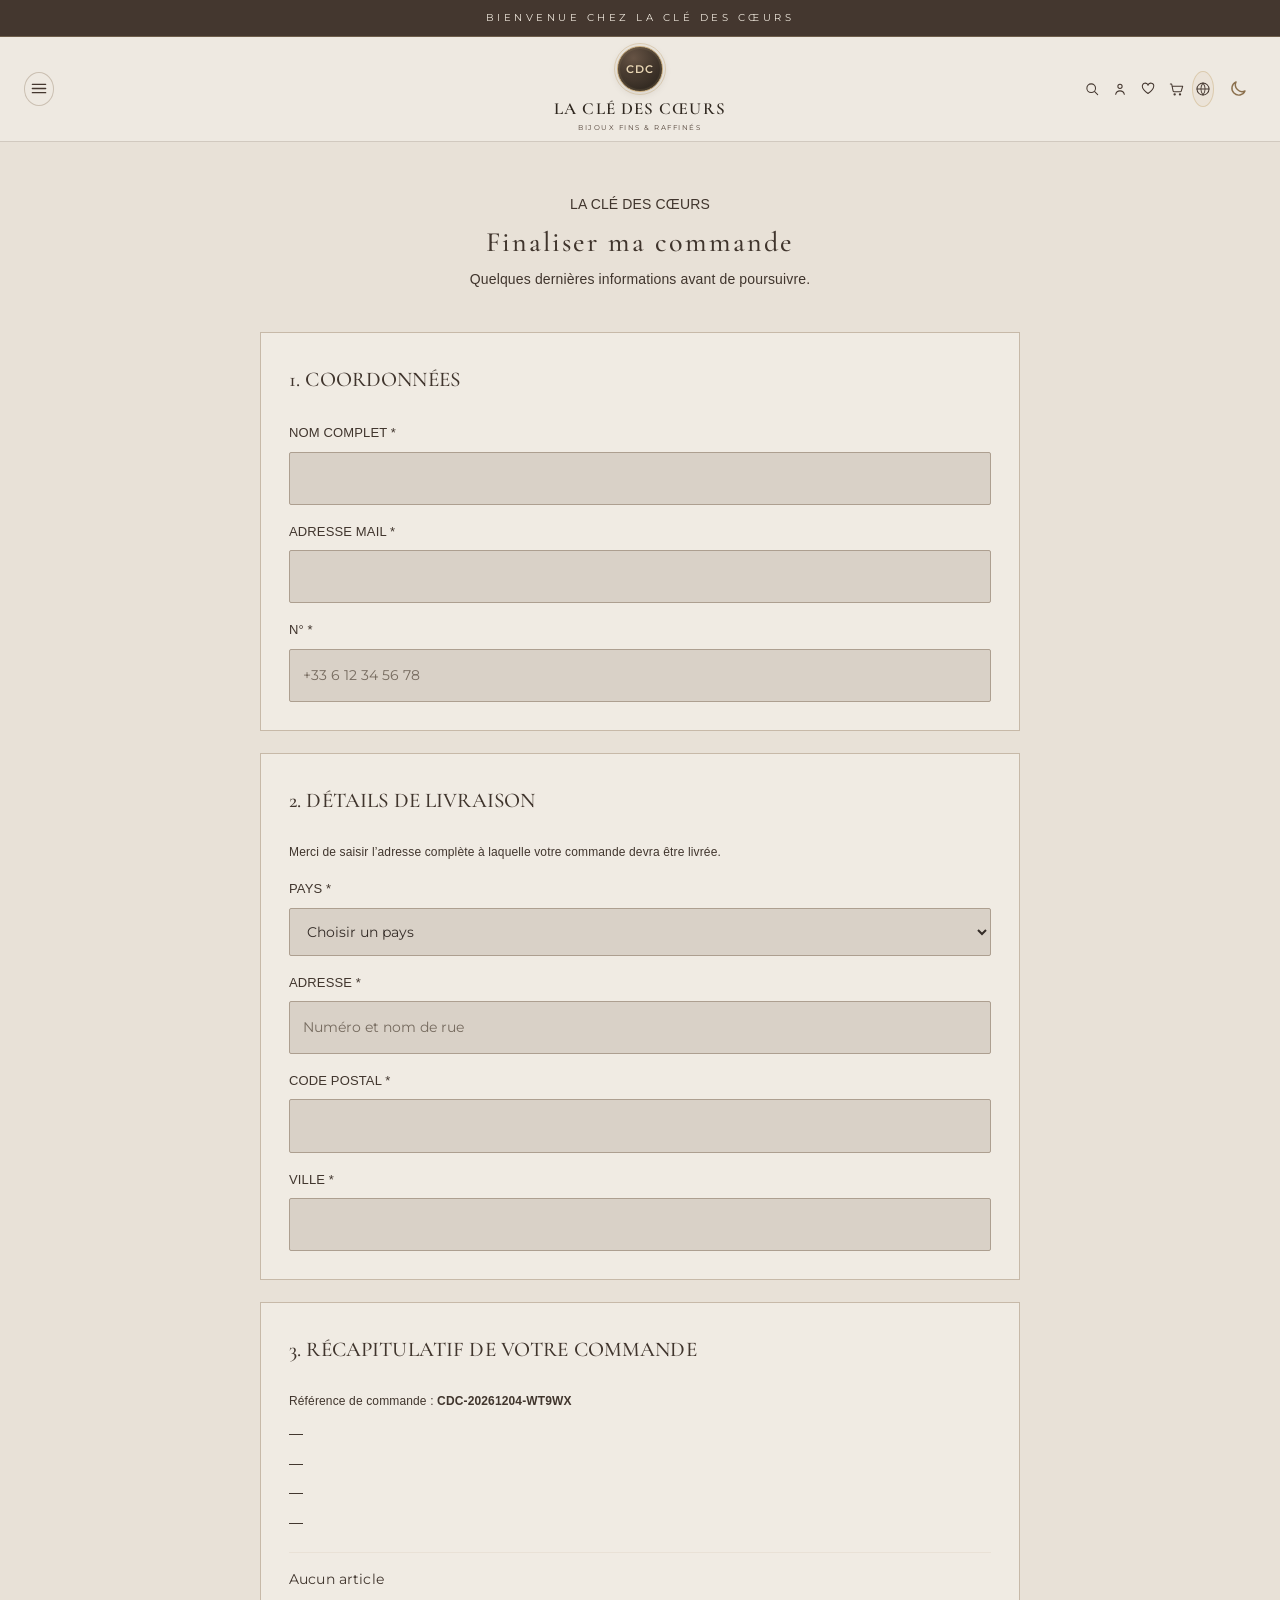
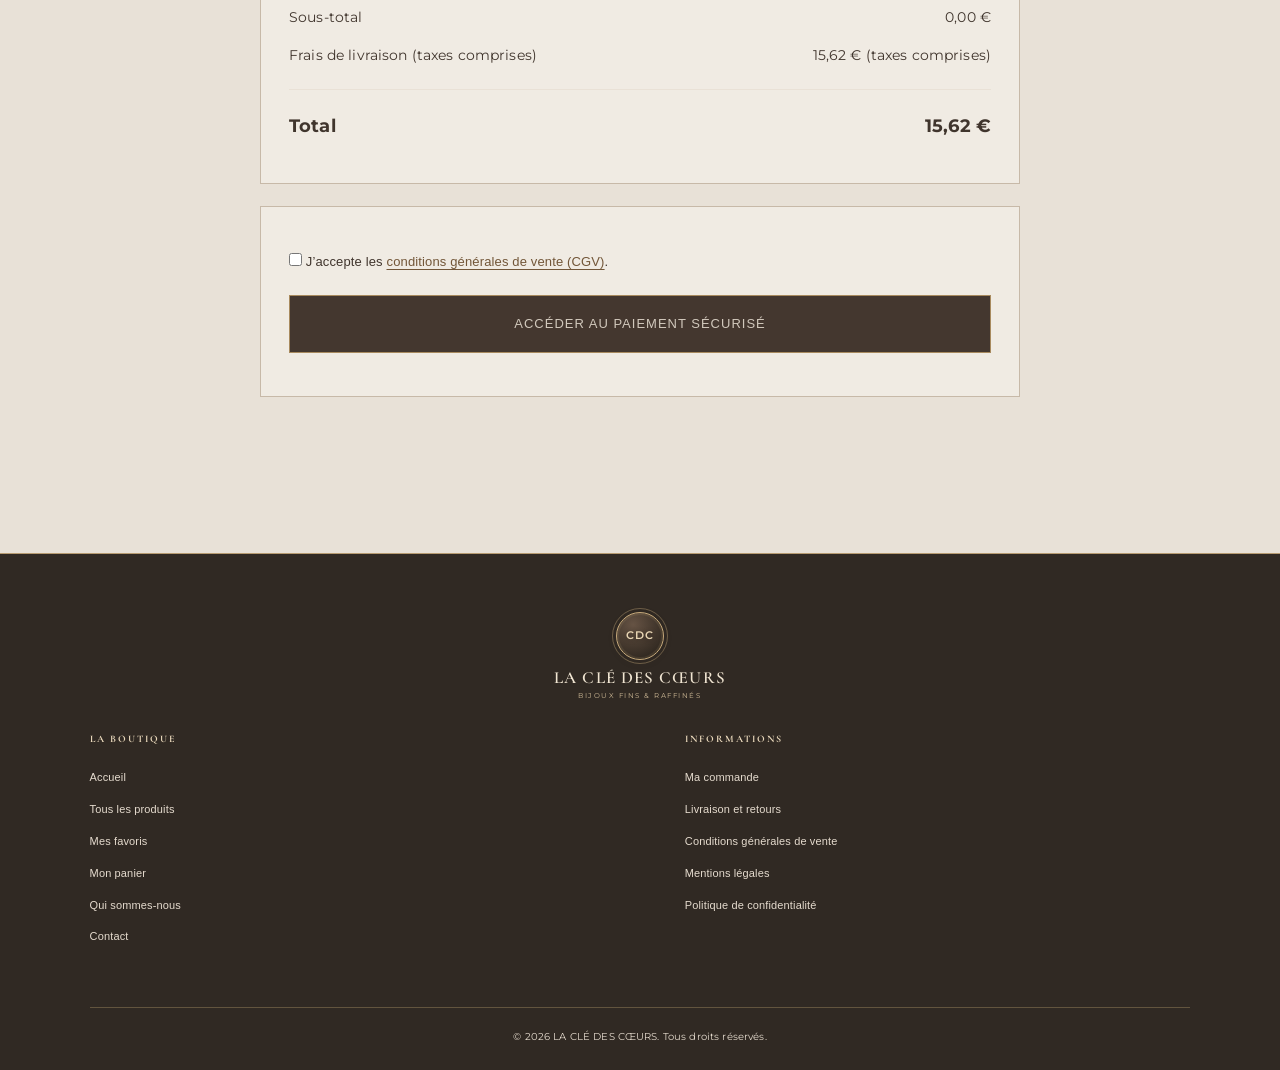
<file: commande.html>
<!DOCTYPE html>
<html lang="fr">
<head>
  <meta charset="UTF-8">
  <meta name="viewport" content="width=device-width, initial-scale=1.0">
  <meta name="description" content="Finalisez votre commande LA CLÉ DES CŒURS.">
  <title>Finaliser ma commande | LA CLÉ DES CŒURS</title>
  <link rel="stylesheet" href="styles.css?v=zone-tactile-20261107-35">

  <style>
    .checkout-page {
      max-width: 1100px;
      margin: 50px auto;
      padding: 0 20px 70px;
    }

    .checkout-title {
      text-align: center;
      margin-bottom: 40px;
    }

    .checkout-title h1 {
      font-family: Georgia, serif;
      font-weight: 400;
      letter-spacing: 2px;
    }

    .checkout-layout { display: block; max-width: 760px; margin: 0 auto; }

    .checkout-card {
      background: #fff;
      border: 1px solid #e9e1d6;
      padding: 28px;
      margin-bottom: 22px;
    }

    .checkout-card h2 {
      font-family: Georgia, serif;
      font-size: 21px;
      font-weight: 400;
      margin: 0 0 22px;
    }

    .checkout-form label {
      display: block;
      font-size: 13px;
      margin: 15px 0 7px;
      color: #55483d;
    }

    .checkout-form input,
    .checkout-form select,
    .checkout-form textarea {
      box-sizing: border-box;
      width: 100%;
      padding: 13px;
      border: 1px solid #ded5c9;
      background: #fff;
      color: #40372f;
      font: inherit;
      border-radius: 2px;
    }

    .checkout-form textarea {
      min-height: 90px;
      resize: vertical;
    }

    .checkout-form input:focus,
    .checkout-form select:focus,
    .checkout-form textarea:focus {
      outline: 1px solid #a58c70;
    }

    .checkout-row {
      display: grid;
      grid-template-columns: 1fr 1fr;
      gap: 15px;
    }

    .checkout-summary {
      position: sticky;
      top: 20px;
    }

    .checkout-line {
      display: flex;
      justify-content: space-between;
      gap: 15px;
      margin: 13px 0;
      font-size: 14px;
    }

    .checkout-customer-details {
      padding: 4px 0 12px;
      border-bottom: 1px solid #e9e1d6;
      margin-bottom: 14px;
      overflow-wrap: anywhere;
    }

    .checkout-customer-details p {
      margin: 7px 0;
      color: #55483d;
      font-size: 14px;
      line-height: 1.6;
    }

    .checkout-total {
      border-top: 1px solid #e9e1d6;
      margin-top: 20px;
      padding-top: 20px;
      font-size: 18px;
      font-weight: bold;
    }

    .payment-option {
      display: flex;
      gap: 10px;
      align-items: center;
      margin: 15px 0;
      font-size: 14px;
    }

    .payment-option input {
      width: auto;
      flex: 0 0 auto;
    }

    .payment-option a {
      color: #806f5d;
      text-decoration: underline;
      text-underline-offset: 3px;
    }

    .checkout-button {
      display: block;
      width: 100%;
      padding: 16px;
      margin-top: 22px;
      border: none;
      background: #8b745c;
      color: white;
      letter-spacing: 1px;
      cursor: pointer;
      font-size: 13px;
    }

    .checkout-button:hover {
      background: #705b47;
    }

    .checkout-notice {
      margin-top: 15px;
      font-size: 12px;
      line-height: 1.7;
      color: #776b60;
    }

    .empty-cart {
      text-align: center;
      padding: 20px 0;
      color: #776b60;
    }

    @media (max-width: 750px) {
      .checkout-row {
        grid-template-columns: 1fr;
        gap: 0;
      }
    }
  
    .header-cart-icon { width: 22px; height: 22px; display: inline-block; vertical-align: middle; }
  </style>
  <link rel="preconnect" href="https://fonts.googleapis.com">
  <link rel="preconnect" href="https://fonts.gstatic.com" crossorigin>
  <link href="https://fonts.googleapis.com/css2?family=Cormorant+Garamond:wght@400;500;600;700&family=Montserrat:wght@300;400;500;600&display=swap" rel="stylesheet">
</head>

<body>
  <div class="announcement">BIENVENUE CHEZ LA CLÉ DES CŒURS</div>
  <header class="header">
    <button class="menu-button" id="menuButton" type="button" aria-label="Ouvrir le menu" aria-expanded="false" aria-controls="mainNav"><svg viewBox="0 0 24 24" aria-hidden="true"><path d="M4 7h16M4 12h16M4 17h16"/></svg></button>
<a href="index.html" class="brand brand-home-link" title="Retour à l’accueil" aria-label="LA CLÉ DES CŒURS — Accueil">
      <span class="brand-monogram" aria-label="CDC"><span class="brand-initials">CDC</span></span>
      <span class="brand-name">LA CLÉ DES CŒURS</span>
      <span class="brand-tagline">BIJOUX FINS &amp; RAFFINÉS</span>
      
    </a>
    <div class="header-actions">
      <a class="header-search-link" href="catalogue.html#recherche" aria-label="Rechercher" title="Rechercher"><svg viewBox="0 0 24 24" aria-hidden="true" fill="none" stroke="currentColor" stroke-width="1.6" stroke-linecap="round" stroke-linejoin="round"><circle cx="10.8" cy="10.8" r="6.5"/><path d="m16 16 4.5 4.5"/></svg></a>
      <a href="compte.html" aria-label="Mon compte" title="Mon compte"><svg viewBox="0 0 24 24" aria-hidden="true" fill="none" stroke="currentColor" stroke-width="1.6" stroke-linecap="round" stroke-linejoin="round"><circle cx="12" cy="8" r="3.2"/><path d="M5.5 20c.7-3.4 3-5.2 6.5-5.2s5.8 1.8 6.5 5.2"/></svg></a>
      <a href="favoris.html" aria-label="Favoris"><svg viewBox="0 0 24 24" aria-hidden="true" fill="none" stroke="currentColor" stroke-width="1.6" stroke-linecap="round" stroke-linejoin="round"><path d="M20.4 8.8c0 4.2-8.4 10-8.4 10S3.6 13 3.6 8.8A4.3 4.3 0 0 1 12 6.5a4.3 4.3 0 0 1 8.4 2.3Z"/></svg></a>
      <a href="panier.html" aria-label="Panier"><svg class="header-cart-icon" viewBox="0 0 24 24" fill="none" stroke="currentColor" stroke-width="1.7" stroke-linecap="round" stroke-linejoin="round" aria-hidden="true"><path d="M3 4h2l2.2 11.2a2 2 0 0 0 2 1.6h8.9a2 2 0 0 0 1.9-1.4L22 8H6"></path><circle cx="10" cy="20" r="1"></circle><circle cx="18" cy="20" r="1"></circle></svg></a>
    </div>
  </header>
  <nav class="main-nav" id="mainNav" aria-label="Navigation principale">
  <a href="index.html">Accueil</a>
  <a href="catalogue.html?categorie=homme">Montres homme</a>
  <a href="catalogue.html?categorie=femme">Montres femme</a>
  <a href="catalogue.html?categorie=accessoires">Accessoires et bracelets</a>
  <a href="catalogue.html?categorie=ap-swatch">AP x Swatch</a>
  <a href="catalogue.html">Tout le catalogue</a>
  <a href="qui-sommes-nous.html">Qui sommes-nous</a>
  <a href="contact.html">Contact</a>
</nav>


  <main class="checkout-page">

    <div class="checkout-title">
      <p>LA CLÉ DES CŒURS</p>
      <h1>Finaliser ma commande</h1>
      <p>Quelques dernières informations avant de poursuivre.</p>
    </div>

    <div class="checkout-layout">

      <form class="checkout-form" id="checkoutForm">

        <section class="checkout-card">
          <h2>1. COORDONNÉES</h2>

          <label for="fullName">NOM COMPLET *</label>
          <input id="fullName" name="fullName" type="text" required autocomplete="name">

          <label for="email">ADRESSE MAIL *</label>
          <input id="email" name="email" type="email" required autocomplete="email">

          <label for="phone">N° *</label>
          <input id="phone" name="phone" type="tel" required autocomplete="tel" placeholder="+33 6 12 34 56 78">
        </section>

        <section class="checkout-card">
          <h2>2. DÉTAILS DE LIVRAISON</h2>
          <p class="checkout-notice">Merci de saisir l’adresse complète à laquelle votre commande devra être livrée.</p>
          <label for="country">PAYS *</label>
          <select id="country" name="country" required>
            <option value="">Choisir un pays</option>
          </select>
          <label for="address">ADRESSE *</label>
          <input id="address" name="address" type="text" required autocomplete="address-line1" placeholder="Numéro et nom de rue">
<label for="postalCode">CODE POSTAL *</label>
          <input id="postalCode" name="postalCode" type="text" required autocomplete="postal-code">

          <label for="city">VILLE *</label>
          <input id="city" name="city" type="text" required autocomplete="address-level2">
</section>

        <section class="checkout-card" aria-labelledby="recapTitle">
          <h2 id="recapTitle">3. RÉCAPITULATIF DE VOTRE COMMANDE</h2>
          <p class="checkout-notice">Référence de commande : <strong id="orderReference"></strong></p>
          <div class="checkout-customer-details" aria-live="polite">
            <p id="recapName">—</p>
            <p id="recapEmail">—</p>
            <p id="recapPhone">—</p>
            <p id="recapAddress">—</p>
          </div>
          <div class="checkout-line"><span id="recapItems">—</span></div>
          <div id="recapProductLines"></div>
          <div class="checkout-line"><span>Sous-total</span><span id="recapSubtotal">0,00 €</span></div>
          <div class="checkout-line"><span>Frais de livraison (taxes comprises)</span><span id="recapShipping">15,62 €</span></div>
          <div class="checkout-line checkout-total"><strong>Total</strong><strong id="recapTotal">15,62 €</strong></div>
        </section>

        <section class="checkout-card">
          <label class="payment-option">
            <input type="checkbox" id="acceptTerms" name="acceptTerms" required>
            <span>J’accepte les <a href="conditions-generales.html" target="_blank" rel="noopener">conditions générales de vente (CGV)</a>.</span>
          </label>
          <button class="checkout-button" type="submit">ACCÉDER AU PAIEMENT SÉCURISÉ</button>
          <div id="embedded-checkout-container" hidden style="margin-top:22px;"></div>
          <p id="paymentStatus" class="checkout-notice" role="status" aria-live="polite"></p>
        </section>

      </form>

    </div>
  </main>

  <script src="https://js.stripe.com/v3/"></script>

  <script>
    // Tous les pays ISO (et Kosovo) avec affichage du nom en français.
    const COUNTRY_CODES = "AD AE AF AG AI AL AM AO AQ AR AS AT AU AW AX AZ BA BB BD BE BF BG BH BI BJ BL BM BN BO BQ BR BS BT BV BW BY BZ CA CC CD CF CG CH CI CK CL CM CN CO CR CU CV CW CX CY CZ DE DJ DK DM DO DZ EC EE EH ER ES ET FI FJ FK FM FO FR GA GB GD GE GF GG GH GI GL GM GN GP GQ GR GS GT GU GW GY HK HM HN HR HT HU ID IE IL IM IN IO IQ IR IS IT JE JM JO JP KE KG KH KI KM KN KP KR KW KY KZ LA LB LC LI LK LR LS LT LU LV LY MA MC MD ME MF MG MH MK ML MM MN MO MP MQ MR MS MT MU MV MW MX MY MZ NA NC NE NF NG NI NL NO NP NR NU NZ OM PA PE PF PG PH PK PL PM PN PR PS PT PW PY QA RE RO RS RU RW SA SB SC SD SE SG SH SI SJ SK SL SM SN SO SR SS ST SV SX SY SZ TC TD TF TG TH TJ TK TL TM TN TO TR TT TV TW TZ UA UG UM US UY UZ VA VC VE VG VI VN VU WF WS YE YT ZA ZM ZW XK".split(" ");
    const countrySelect = document.getElementById("country");
    const countryNames = new Intl.DisplayNames(["fr"], { type: "region" });
    const countryOptions = COUNTRY_CODES.map(code => {
      let name = code;
      try {
        name = countryNames.of(code) || code;
      } catch (error) {
        console.warn("Nom indisponible pour le pays", code, error);
      }
      return { code, name };
    }).sort((a, b) => a.name.localeCompare(b.name, "fr"));

    countrySelect.replaceChildren(new Option("Choisir un pays", ""));
    countryOptions.forEach(country => {
      countrySelect.add(new Option(country.name, country.code));
    });
    console.info(countryOptions.length + " pays et territoires disponibles dans la liste de livraison.");

    const CART_KEY = "cdc_cart";
    const STRIPE_PUBLISHABLE_KEY = "pk_live_51UYnKB8R9yJlbTy40jlXgQ6VY17BUzg4r1uYaO9K7DGvn6iBCZzBsqpnnjeP6craQlZXYQ6mlFh49IFE1ISJuMyf00LnUjFMgF";

    function getCart() {
      try {
        const params = new URLSearchParams(window.location.search);
        if (params.get("achat") === "direct") {
          const direct = JSON.parse(localStorage.getItem("cdc_buy_now") || "[]");
          if (Array.isArray(direct) && direct.length) return direct;
        }
        const cart = JSON.parse(localStorage.getItem(CART_KEY) || "[]");
        return Array.isArray(cart) ? cart : [];
      } catch {
        return [];
      }
    }

    function formatPrice(value) {
      return Number(value).toLocaleString("fr-FR", {
        style: "currency",
        currency: "EUR"
      });
    }

    const SHIPPING_COST = 15.62;
    const orderReference = "CDC-" + new Date().toISOString().slice(0,10).replace(/-/g,"") + "-" + Math.random().toString(36).slice(2,7).toUpperCase();
    document.getElementById("orderReference").textContent = orderReference;

    function updateCustomerRecap() {
      const value = id => String(document.getElementById(id).value || "").trim();
      document.getElementById("recapName").textContent = value("fullName") || "—";
      document.getElementById("recapEmail").textContent = value("email") || "—";
      document.getElementById("recapPhone").textContent = value("phone") || "—";
      const country = document.getElementById("country");
      const countryName = country.options[country.selectedIndex]?.text || "";
      const address = [value("address"), value("postalCode"), value("city"), countryName && country.value ? countryName : ""].filter(Boolean).join(", ");
      document.getElementById("recapAddress").textContent = address || "—";
    }

    function displayOrderSummary() {
      const cart = getCart();
      const lines = document.getElementById("recapProductLines");
      lines.replaceChildren();
      let subtotal = 0;
      let itemCount = 0;

      cart.forEach(item => {
        const price = Number(item.price);
        const quantity = Number(item.quantity);
        if (!Number.isFinite(price) || !Number.isFinite(quantity) || quantity <= 0) return;
        subtotal += price * quantity;
        itemCount += quantity;
        const line = document.createElement("div");
        line.className = "checkout-line";
        const name = document.createElement("span");
        name.textContent = `${item.name || "Article"} × ${quantity}`;
        const amount = document.createElement("span");
        amount.textContent = formatPrice(price * quantity);
        line.append(name, amount);
        lines.appendChild(line);
      });

      document.getElementById("recapItems").textContent = itemCount ? String(itemCount) + (itemCount > 1 ? " articles" : " article") : "Aucun article";
      document.getElementById("recapSubtotal").textContent = formatPrice(subtotal);
      document.getElementById("recapShipping").textContent = formatPrice(SHIPPING_COST) + " (taxes comprises)";
      document.getElementById("recapTotal").textContent = formatPrice(subtotal + SHIPPING_COST);
      updateCustomerRecap();
    }

    async function verifierRetourStripe() {
      const params = new URLSearchParams(window.location.search);
      const sessionId = params.get("session_id");
      if (!sessionId) return false;

      const form = document.getElementById("checkoutForm");
      const button = form.querySelector(".checkout-button");
      button.disabled = true;
      button.textContent = "VÉRIFICATION DU PAIEMENT…";

      try {
        const response = await fetch(
          "https://la-cle-des-coeurs-api.bagzful.workers.dev/checkout-session?session_id=" +
          encodeURIComponent(sessionId)
        );
        const result = await response.json();

        if (!response.ok || result.payment_status !== "paid") {
          throw new Error("Le paiement n'est pas encore confirmé. Ne recommencez pas le paiement ; contactez-nous si le montant a été débité.");
        }

        localStorage.removeItem(CART_KEY);
        localStorage.removeItem("cdc_buy_now");
        document.querySelector(".checkout-title").innerHTML =
          "<p>LA CLÉ DES CŒURS</p><h1>Merci pour votre commande</h1><p>Votre paiement a été confirmé par Stripe.</p>";
        form.innerHTML =
          '<section class="checkout-card"><h2>Paiement confirmé</h2><p>Votre paiement a bien été enregistré. Conservez la confirmation envoyée par Stripe.</p><a class="checkout-button" href="catalogue.html">RETOURNER À LA BOUTIQUE</a></section>';
        return true;
      } catch (error) {
        document.querySelector(".checkout-title").insertAdjacentHTML(
          "beforeend",
          '<p class="checkout-notice" role="alert"></p>'
        );
        document.querySelector(".checkout-title [role=alert]").textContent = error.message;
        button.disabled = false;
        button.textContent = "RÉESSAYER LA VÉRIFICATION";
        return true;
      }
    }

    document.getElementById("checkoutForm").addEventListener("submit", async event => {
      event.preventDefault();

      const cart = getCart();

      if (cart.length === 0) {
        alert("Votre panier est vide. Ajoutez d'abord un article.");
        return;
      }

      const form = event.currentTarget;
      if (!form.reportValidity()) return;

      const button = form.querySelector(".checkout-button");
      const originalText = button.textContent;
      button.disabled = true;
      button.textContent = "PRÉPARATION DU PAIEMENT SÉCURISÉ…";

      try {
        const formData = new FormData(form);

        const fullName = String(formData.get("fullName") || "").trim();
        const nameParts = fullName.split(/\s+/);
        const customer = {
          firstName: nameParts[0] || "",
          lastName: nameParts.slice(1).join(" ") || nameParts[0] || "",
          email: String(formData.get("email") || "").trim(),
          phone: String(formData.get("phone") || "").trim(),
          country: String(formData.get("country") || "").trim(),
          address: String(formData.get("address") || "").trim(),
          postalCode: String(formData.get("postalCode") || "").trim(),
          city: String(formData.get("city") || "").trim()
        };

        const items = cart.map(item => ({
          id: Number(item.id),
          quantity: Math.min(15, Math.max(1, Number(item.quantity) || 1))
        }));

        if (items.some(item => !Number.isInteger(item.id) || item.id <= 0)) {
          throw new Error("Un article du panier ne possède pas d'identifiant valide. Retournez au catalogue.");
        }

        const orderPayload = {
          items,
          customer,
          orderReference,
          createdAt: new Date().toISOString()
        };
        localStorage.setItem("cdc_pending_payment", JSON.stringify(orderPayload));
        window.location.href = "paiement.html";
      } catch (error) {
        alert(error.message || "Une erreur est survenue. Votre paiement n'a pas été lancé.");
        button.disabled = false;
        button.hidden = false;
        button.textContent = originalText;
      }
    });

    document.getElementById("checkoutForm").addEventListener("input", updateCustomerRecap);
    document.getElementById("checkoutForm").addEventListener("change", updateCustomerRecap);
    verifierRetourStripe().then(traite => { if (!traite) displayOrderSummary(); });
  </script>

  <script src="langue.js?v=theme-icone-espace-20261107-8"></script>

<script id="cdc-active-navigation-20261107">
(() => {
  const page = (location.pathname.split("/").pop() || "index.html").toLowerCase();
  const targets = { "compte.html":"compte", "favoris.html":"favoris", "panier.html":"panier" };
  document.querySelectorAll(".header-actions a").forEach(link => {
    const href = (link.getAttribute("href") || "").split("?")[0].toLowerCase();
    const key = targets[page];
    if (key && href === key + ".html") link.setAttribute("aria-current", "page");
  });
  document.querySelectorAll(".main-nav a").forEach(link => {
    const href = (link.getAttribute("href") || "").split("?")[0].toLowerCase();
    if (href === page) link.setAttribute("aria-current", "page");
    else if (page === "produit.html" && href === "catalogue.html") link.setAttribute("aria-current", "page");
  });
  const search = document.querySelector(".header-search-form");
  if (search) {
    const input = search.querySelector("input");
    if (input) input.addEventListener("focus", () => search.setAttribute("aria-current", "page"));
    if (input) input.addEventListener("blur", () => search.removeAttribute("aria-current"));
  }
})();
</script>
<script id="cdc-universal-navigation">
(() => {
  const button = document.getElementById("menuButton");
  const nav = document.getElementById("mainNav");
  if (button && nav && !button.dataset.cdcMenuReady) {
    button.dataset.cdcMenuReady = "true";
    button.addEventListener("click", () => {
      const open = nav.classList.toggle("is-open");
      button.setAttribute("aria-expanded", String(open));
      button.setAttribute("aria-label", open ? "Fermer le menu" : "Ouvrir le menu");
      button.innerHTML = open
        ? '<svg viewBox="0 0 24 24" aria-hidden="true"><path d="m6 6 12 12M18 6 6 18"/></svg>'
        : '<svg viewBox="0 0 24 24" aria-hidden="true"><path d="M4 7h16M4 12h16M4 17h16"/></svg>';
    });
    nav.querySelectorAll("a").forEach(link => link.addEventListener("click", () => {
      nav.classList.remove("is-open");
      button.setAttribute("aria-expanded","false");
      button.setAttribute("aria-label","Ouvrir le menu");
    }));
  }
})();
</script>

<script id="cdc-page-location-20261107">
(function(){
  const path=(location.pathname.split("/").pop()||"index.html").toLowerCase();
  const params=new URLSearchParams(location.search);
  const category=(params.get("categorie")||params.get("category")||"").toLowerCase();
  const labels={
    "index.html":"Accueil","catalogue.html":"Tout le catalogue","produit.html":"Fiche produit",
    "panier.html":"Mon panier","commande.html":"Finaliser ma commande","compte.html":"Mon compte",
    "favoris.html":"Mes favoris","contact.html":"Contact","qui-sommes-nous.html":"Qui sommes-nous",
    "conditions-generales.html":"Conditions générales de vente","confidentialite.html":"Politique de confidentialité",
    "livraison-retours.html":"Livraison et retours","mentions-legales.html":"Mentions légales"
  };
  const categoryLabels={homme:"Montres homme",femme:"Montres femme",accessoires:"Accessoires et bracelets",bracelets:"Accessoires et bracelets",ap:"AP x Swatch", "ap-swatch":"AP x Swatch"};
  const links=[...document.querySelectorAll(".main-nav a")];
  let currentLabel=labels[path]||"Page";
  if(path==="catalogue.html"&&categoryLabels[category]) currentLabel=categoryLabels[category];
  links.forEach(link=>{
    const href=(link.getAttribute("href")||"").toLowerCase();
    let active=false;
    if(path==="index.html") active=href==="index.html";
    else if(path==="catalogue.html"&&categoryLabels[category]){
      active=href.includes("categorie="+encodeURIComponent(category)) ||
        (category==="bracelets"&&href.includes("categorie=accessoires"));
    } else if(path==="catalogue.html") active=href==="catalogue.html";
    else if(path==="produit.html") active=href.startsWith("catalogue.html");
    else active=href.split("?")[0]===path;
    if(active){link.setAttribute("aria-current","page");link.classList.add("is-current");}
    else {link.removeAttribute("aria-current");link.classList.remove("is-current");}
  });
})();
</script>
</body>
</html>
</file>
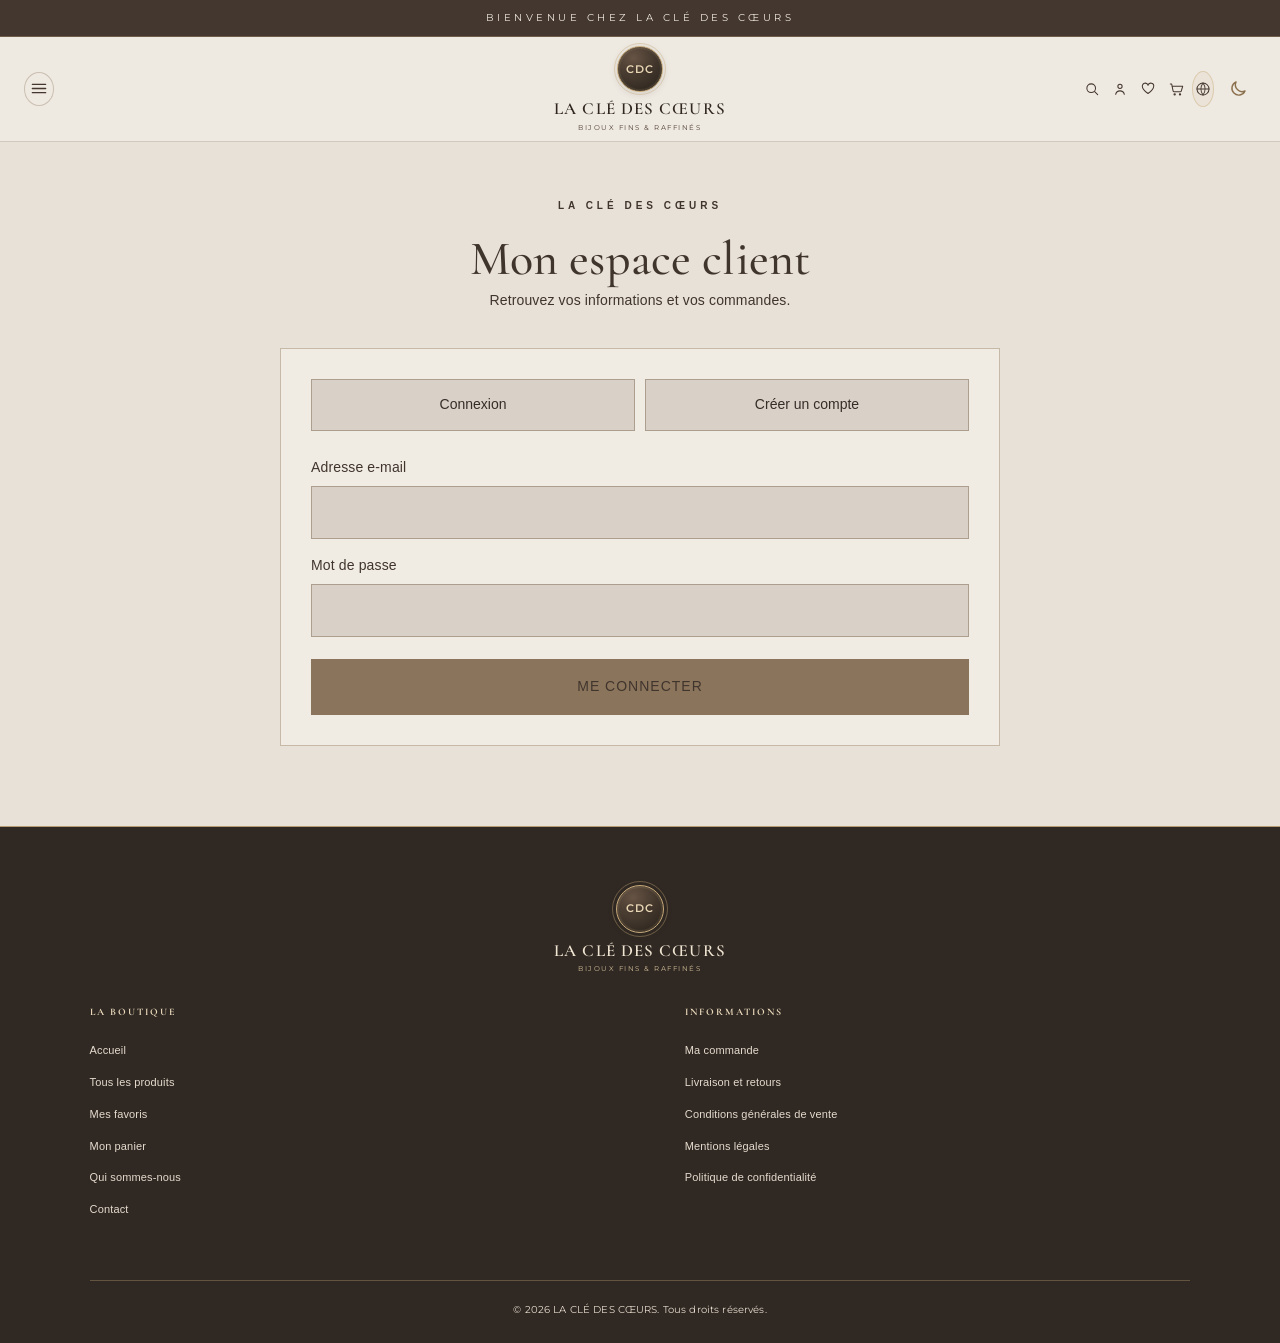
<file: compte.html>
<!DOCTYPE html>
<html lang="fr">
<head>
  <meta charset="UTF-8">
  <meta name="viewport" content="width=device-width, initial-scale=1">
  <meta name="description" content="Votre espace client LA CLÉ DES CŒURS.">
  <title>Mon compte | LA CLÉ DES CŒURS</title>
  <link rel="stylesheet" href="styles.css?v=zone-tactile-20261107-35">
  <style>
    .account-page{max-width:760px;margin:55px auto 80px;padding:0 20px}
    .account-heading{text-align:center;margin-bottom:35px}
    .account-heading h1{font:500 clamp(34px,5vw,48px)/1.2 Georgia,serif;color:#302820}
    .account-card{background:#fff;border:1px solid #e7e0d7;padding:30px;margin-bottom:20px}
    .account-tabs{display:flex;gap:10px;margin-bottom:24px}
    .account-tabs button{flex:1;padding:12px;border:1px solid #c7aa7b;background:#fff;color:#514238;cursor:pointer}
    .account-tabs button[aria-selected=true]{background:#514238;color:#fff}
    .account-form label{display:block;margin:14px 0 6px;color:#55483d}
    .account-form input{width:100%;padding:13px;border:1px solid #ded5c9;background:#fff;font:inherit}
    .account-submit{width:100%;margin-top:22px;padding:15px;border:0;background:#8b745c;color:#fff;cursor:pointer;letter-spacing:1px}
    .account-submit:disabled{opacity:.6;cursor:wait}
    .account-message{margin:15px 0;padding:12px;background:#f5f2ed;color:#514238;white-space:pre-wrap}
    .account-message[hidden]{display:none}
    .account-orders{margin-top:25px}
    .account-order{padding:16px 0;border-top:1px solid #e7e0d7}
    .account-logout{padding:10px 18px;border:1px solid #8b745c;background:transparent;color:#514238;cursor:pointer}
    @media(max-width:600px){.account-card{padding:20px}}
  </style>
  <link rel="preconnect" href="https://fonts.googleapis.com">
  <link rel="preconnect" href="https://fonts.gstatic.com" crossorigin>
  <link href="https://fonts.googleapis.com/css2?family=Cormorant+Garamond:wght@400;500;600;700&family=Montserrat:wght@300;400;500;600&display=swap" rel="stylesheet">
</head>
<body>
  <div class="announcement">BIENVENUE CHEZ LA CLÉ DES CŒURS</div>
  <header class="header">
    <button class="menu-button" id="menuButton" type="button" aria-label="Ouvrir le menu" aria-expanded="false" aria-controls="mainNav"><svg viewBox="0 0 24 24" aria-hidden="true"><path d="M4 7h16M4 12h16M4 17h16"/></svg></button>
<a href="index.html" class="brand brand-home-link" title="Retour à l’accueil" aria-label="LA CLÉ DES CŒURS — Accueil">
      <span class="brand-monogram" aria-label="CDC"><span class="brand-initials">CDC</span></span>
      <span class="brand-name">LA CLÉ DES CŒURS</span>
      <span class="brand-tagline">BIJOUX FINS &amp; RAFFINÉS</span>
    </a>
    <div class="header-actions">
      <a class="header-search-link" href="catalogue.html#recherche" aria-label="Rechercher" title="Rechercher"><svg viewBox="0 0 24 24" aria-hidden="true" fill="none" stroke="currentColor" stroke-width="1.6" stroke-linecap="round" stroke-linejoin="round"><circle cx="10.8" cy="10.8" r="6.5"/><path d="m16 16 4.5 4.5"/></svg></a>
      <a href="compte.html" aria-label="Mon compte" title="Mon compte"><svg viewBox="0 0 24 24" aria-hidden="true" fill="none" stroke="currentColor" stroke-width="1.6" stroke-linecap="round" stroke-linejoin="round"><circle cx="12" cy="8" r="3.2"/><path d="M5.5 20c.7-3.4 3-5.2 6.5-5.2s5.8 1.8 6.5 5.2"/></svg></a>
      <a href="favoris.html" aria-label="Favoris"><svg viewBox="0 0 24 24" aria-hidden="true" fill="none" stroke="currentColor" stroke-width="1.6" stroke-linecap="round" stroke-linejoin="round"><path d="M20.4 8.8c0 4.2-8.4 10-8.4 10S3.6 13 3.6 8.8A4.3 4.3 0 0 1 12 6.5a4.3 4.3 0 0 1 8.4 2.3Z"/></svg></a>
      <a href="panier.html" aria-label="Panier"><svg viewBox="0 0 24 24" aria-hidden="true" fill="none" stroke="currentColor" stroke-width="1.6" stroke-linecap="round" stroke-linejoin="round"><path d="M3 4h2l2.2 11.2a2 2 0 0 0 2 1.6h8.9a2 2 0 0 0 1.9-1.4L22 8H6"/><circle cx="10" cy="20" r="1"/><circle cx="18" cy="20" r="1"/></svg></a>
    </div>
  </header>
  <nav class="main-nav" id="mainNav" aria-label="Navigation principale">
  <a href="index.html">Accueil</a>
  <a href="catalogue.html?categorie=homme">Montres homme</a>
  <a href="catalogue.html?categorie=femme">Montres femme</a>
  <a href="catalogue.html?categorie=accessoires">Accessoires et bracelets</a>
  <a href="catalogue.html?categorie=ap-swatch">AP x Swatch</a>
  <a href="catalogue.html">Tout le catalogue</a>
  <a href="qui-sommes-nous.html">Qui sommes-nous</a>
  <a href="contact.html">Contact</a>
</nav>

  <main class="account-page">
    <div class="account-heading">
      <p class="eyebrow">LA CLÉ DES CŒURS</p>
      <h1>Mon espace client</h1>
      <p>Retrouvez vos informations et vos commandes.</p>
    </div>
    <section class="account-card" id="authPanel">
      <div class="account-tabs" role="tablist" aria-label="Accès au compte">
        <button type="button" id="loginTab" aria-selected="true">Connexion</button>
        <button type="button" id="registerTab" aria-selected="false">Créer un compte</button>
      </div>
      <p class="account-message" id="accountMessage" role="status" hidden></p>
      <form class="account-form" id="accountForm">
        <div id="nameFields" hidden>
          <label for="firstName">Prénom</label><input id="firstName" name="firstName" autocomplete="given-name">
          <label for="lastName">Nom</label><input id="lastName" name="lastName" autocomplete="family-name">
        </div>
        <label for="email">Adresse e-mail</label>
        <input id="email" name="email" type="email" autocomplete="email" required>
        <label for="password">Mot de passe</label>
        <input id="password" name="password" type="password" autocomplete="current-password" minlength="10" required>
        <p id="passwordHint" class="checkout-notice" hidden>Utilisez au moins 10 caractères.</p>
        <button class="account-submit" id="submitButton" type="submit">ME CONNECTER</button>
      </form>
    </section>

    <section class="account-card" id="profilePanel" hidden>
      <p class="eyebrow">BIENVENUE</p>
      <h2 id="profileName"></h2>
      <p id="profileEmail"></p>
      <div class="account-orders">
        <h2>Mes commandes</h2>
        <div id="ordersList"><p>Chargement de vos commandes…</p></div>
      </div>
      <button class="account-logout" id="logoutButton" type="button">ME DÉCONNECTER</button>
    </section>
  </main>

  <script>
    "use strict";
    const API = "https://la-cle-des-coeurs-api.bagzful.workers.dev";
    const form = document.getElementById("accountForm");
    const message = document.getElementById("accountMessage");
    const loginTab = document.getElementById("loginTab");
    const registerTab = document.getElementById("registerTab");
    const nameFields = document.getElementById("nameFields");
    const passwordHint = document.getElementById("passwordHint");
    const submitButton = document.getElementById("submitButton");
    let mode = "login";

    function showMessage(text, isError) {
      message.hidden = !text;
      message.textContent = text || "";
      message.style.borderLeft = isError ? "3px solid #a34d42" : "3px solid #8b745c";
    }
    function setMode(next) {
      mode = next;
      const registering = mode === "register";
      loginTab.setAttribute("aria-selected", String(!registering));
      registerTab.setAttribute("aria-selected", String(registering));
      nameFields.hidden = !registering;
      document.getElementById("firstName").required = registering;
      document.getElementById("lastName").required = registering;
      passwordHint.hidden = !registering;
      document.getElementById("password").autocomplete = registering ? "new-password" : "current-password";
      submitButton.textContent = registering ? "CRÉER MON COMPTE" : "ME CONNECTER";
      showMessage("", false);
    }
    loginTab.addEventListener("click", () => setMode("login"));
    registerTab.addEventListener("click", () => setMode("register"));

    async function api(path, options = {}) {
      const response = await fetch(API + path, {
        ...options,
        credentials: "include",
        headers: { "Content-Type": "application/json", ...(options.headers || {}) }
      });
      const data = await response.json().catch(() => ({}));
      if (!response.ok) throw new Error(data.erreur || "Une erreur est survenue. Réessayez.");
      return data;
    }
    function showProfile(user, orders) {
      document.getElementById("authPanel").hidden = true;
      document.getElementById("profilePanel").hidden = false;
      document.getElementById("profileName").textContent = [user.first_name, user.last_name].filter(Boolean).join(" ");
      document.getElementById("profileEmail").textContent = user.email || "";
      const list = document.getElementById("ordersList");
      list.replaceChildren();
      if (!orders || !orders.length) {
        list.textContent = "Aucune commande associée à ce compte pour le moment.";
      } else {
        orders.forEach(order => {
          const item = document.createElement("div");
          item.className = "account-order";
          const date = new Date(Number(order.created_at) * 1000);
          const title = document.createElement("strong");
          title.textContent = "Commande du " + date.toLocaleDateString("fr-FR");
          const detail = document.createElement("p");
          detail.textContent = (Number(order.amount_total || 0) / 100).toLocaleString("fr-FR", {style:"currency",currency:String(order.currency || "EUR").toUpperCase()}) + " · " + (order.payment_status || "Statut indisponible");
          item.append(title, detail);
          list.append(item);
        });
      }
    }
    async function loadAccount() {
      try {
        const data = await api("/account/me");
        const orders = await api("/account/orders");
        showProfile(data.user, orders.orders || []);
      } catch (_) {
        document.getElementById("authPanel").hidden = false;
        document.getElementById("profilePanel").hidden = true;
      }
    }
    form.addEventListener("submit", async event => {
      event.preventDefault();
      if (!form.reportValidity()) return;
      submitButton.disabled = true;
      const oldText = submitButton.textContent;
      submitButton.textContent = "VEUILLEZ PATIENTER…";
      showMessage("", false);
      try {
        const payload = {
          email: document.getElementById("email").value.trim(),
          password: document.getElementById("password").value
        };
        if (mode === "register") {
          payload.firstName = document.getElementById("firstName").value.trim();
          payload.lastName = document.getElementById("lastName").value.trim();
        }
        const data = await api(mode === "register" ? "/account/register" : "/account/login", {
          method: "POST", body: JSON.stringify(payload)
        });
        const orders = await api("/account/orders");
        showProfile(data.user, orders.orders || []);
      } catch (error) {
        showMessage(error.message, true);
      } finally {
        submitButton.disabled = false;
        submitButton.textContent = oldText;
      }
    });
    document.getElementById("logoutButton").addEventListener("click", async () => {
      try { await api("/account/logout", {method:"POST", body:"{}"}); }
      finally {
        document.getElementById("profilePanel").hidden = true;
        document.getElementById("authPanel").hidden = false;
        form.reset(); setMode("login");
        showMessage("Vous êtes déconnecté(e).", false);
      }
    });
    loadAccount();
  </script>
  <script src="langue.js?v=theme-icone-espace-20261107-8"></script>

<script id="cdc-active-navigation-20261107">
(() => {
  const page = (location.pathname.split("/").pop() || "index.html").toLowerCase();
  const targets = { "compte.html":"compte", "favoris.html":"favoris", "panier.html":"panier" };
  document.querySelectorAll(".header-actions a").forEach(link => {
    const href = (link.getAttribute("href") || "").split("?")[0].toLowerCase();
    const key = targets[page];
    if (key && href === key + ".html") link.setAttribute("aria-current", "page");
  });
  document.querySelectorAll(".main-nav a").forEach(link => {
    const href = (link.getAttribute("href") || "").split("?")[0].toLowerCase();
    if (href === page) link.setAttribute("aria-current", "page");
    else if (page === "produit.html" && href === "catalogue.html") link.setAttribute("aria-current", "page");
  });
  const search = document.querySelector(".header-search-form");
  if (search) {
    const input = search.querySelector("input");
    if (input) input.addEventListener("focus", () => search.setAttribute("aria-current", "page"));
    if (input) input.addEventListener("blur", () => search.removeAttribute("aria-current"));
  }
})();
</script>
<script id="cdc-universal-navigation">
(() => {
  const button = document.getElementById("menuButton");
  const nav = document.getElementById("mainNav");
  if (button && nav && !button.dataset.cdcMenuReady) {
    button.dataset.cdcMenuReady = "true";
    button.addEventListener("click", () => {
      const open = nav.classList.toggle("is-open");
      button.setAttribute("aria-expanded", String(open));
      button.setAttribute("aria-label", open ? "Fermer le menu" : "Ouvrir le menu");
      button.innerHTML = open
        ? '<svg viewBox="0 0 24 24" aria-hidden="true"><path d="m6 6 12 12M18 6 6 18"/></svg>'
        : '<svg viewBox="0 0 24 24" aria-hidden="true"><path d="M4 7h16M4 12h16M4 17h16"/></svg>';
    });
    nav.querySelectorAll("a").forEach(link => link.addEventListener("click", () => {
      nav.classList.remove("is-open");
      button.setAttribute("aria-expanded","false");
      button.setAttribute("aria-label","Ouvrir le menu");
    }));
  }
})();
</script>

<script id="cdc-page-location-20261107">
(function(){
  const path=(location.pathname.split("/").pop()||"index.html").toLowerCase();
  const params=new URLSearchParams(location.search);
  const category=(params.get("categorie")||params.get("category")||"").toLowerCase();
  const labels={
    "index.html":"Accueil","catalogue.html":"Tout le catalogue","produit.html":"Fiche produit",
    "panier.html":"Mon panier","commande.html":"Finaliser ma commande","compte.html":"Mon compte",
    "favoris.html":"Mes favoris","contact.html":"Contact","qui-sommes-nous.html":"Qui sommes-nous",
    "conditions-generales.html":"Conditions générales de vente","confidentialite.html":"Politique de confidentialité",
    "livraison-retours.html":"Livraison et retours","mentions-legales.html":"Mentions légales"
  };
  const categoryLabels={homme:"Montres homme",femme:"Montres femme",accessoires:"Accessoires et bracelets",bracelets:"Accessoires et bracelets",ap:"AP x Swatch", "ap-swatch":"AP x Swatch"};
  const links=[...document.querySelectorAll(".main-nav a")];
  let currentLabel=labels[path]||"Page";
  if(path==="catalogue.html"&&categoryLabels[category]) currentLabel=categoryLabels[category];
  links.forEach(link=>{
    const href=(link.getAttribute("href")||"").toLowerCase();
    let active=false;
    if(path==="index.html") active=href==="index.html";
    else if(path==="catalogue.html"&&categoryLabels[category]){
      active=href.includes("categorie="+encodeURIComponent(category)) ||
        (category==="bracelets"&&href.includes("categorie=accessoires"));
    } else if(path==="catalogue.html") active=href==="catalogue.html";
    else if(path==="produit.html") active=href.startsWith("catalogue.html");
    else active=href.split("?")[0]===path;
    if(active){link.setAttribute("aria-current","page");link.classList.add("is-current");}
    else {link.removeAttribute("aria-current");link.classList.remove("is-current");}
  });
})();
</script>
</body>
</html>
</file>
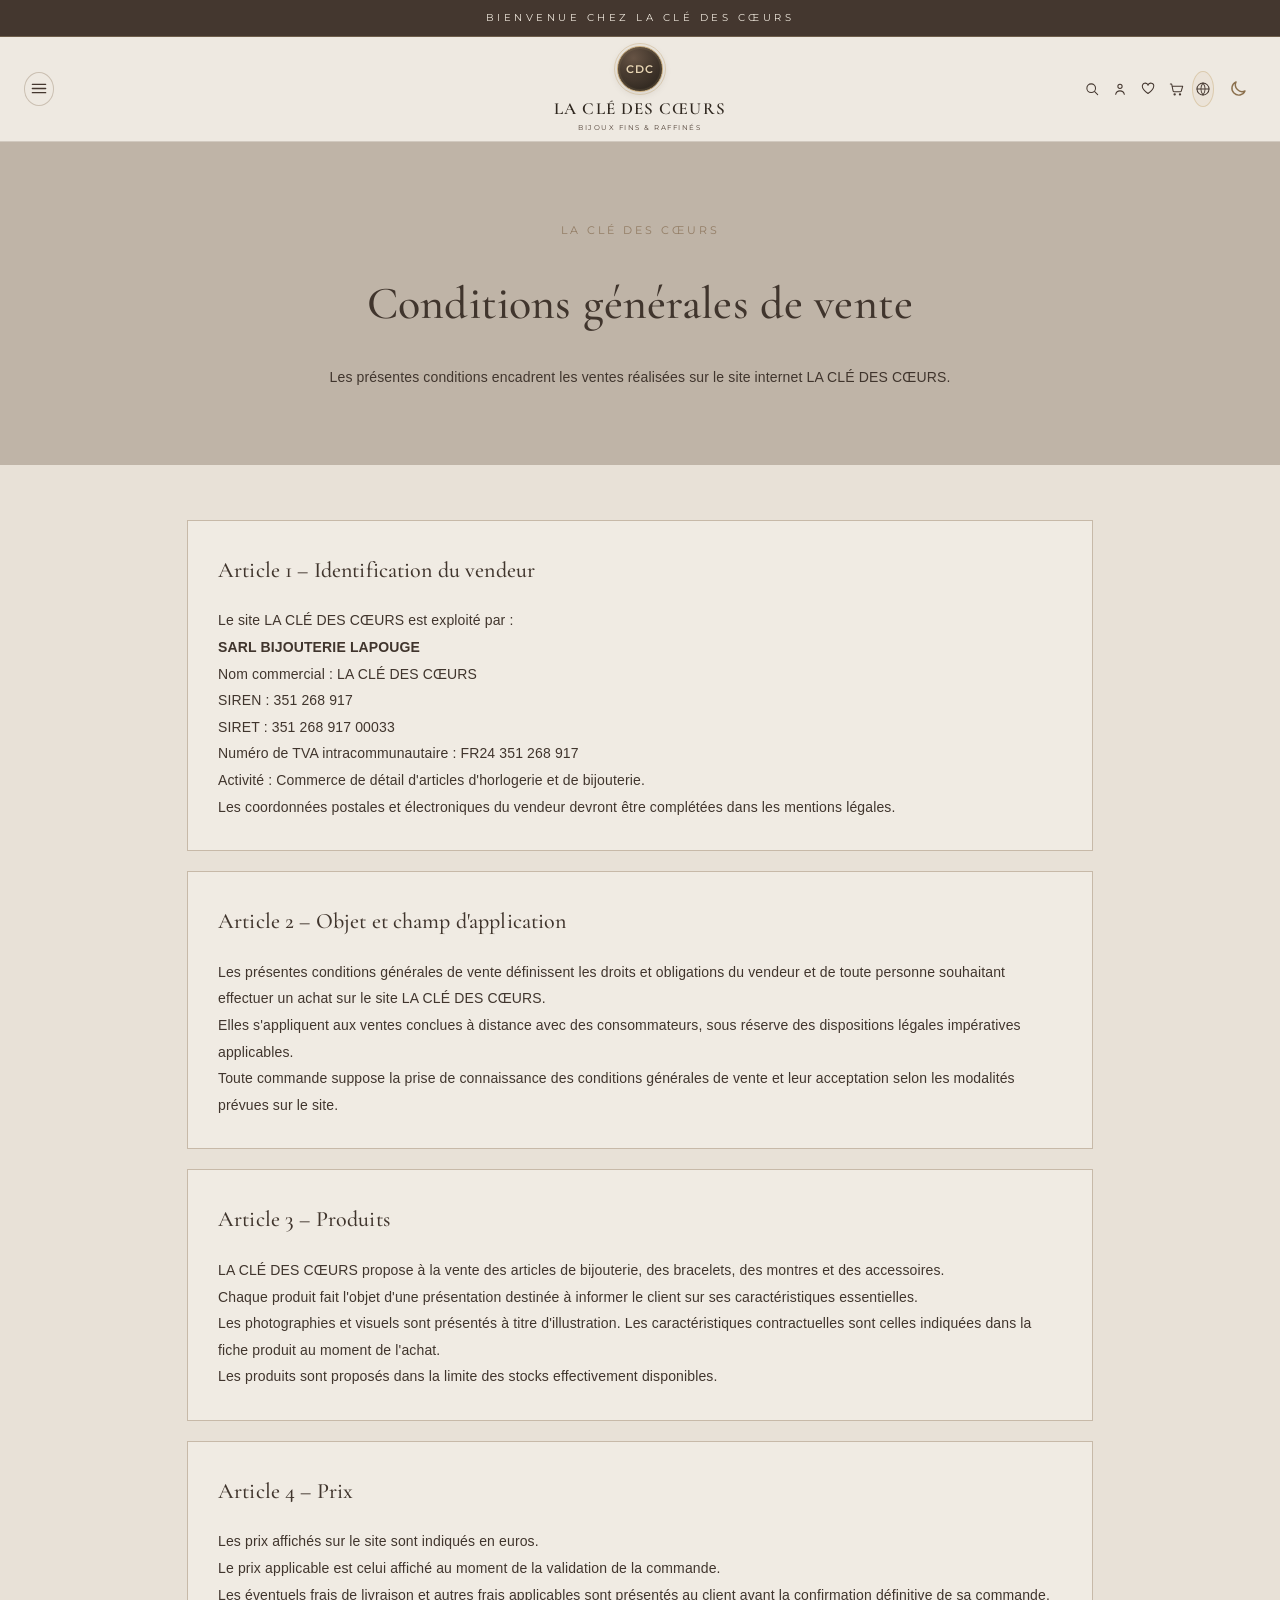
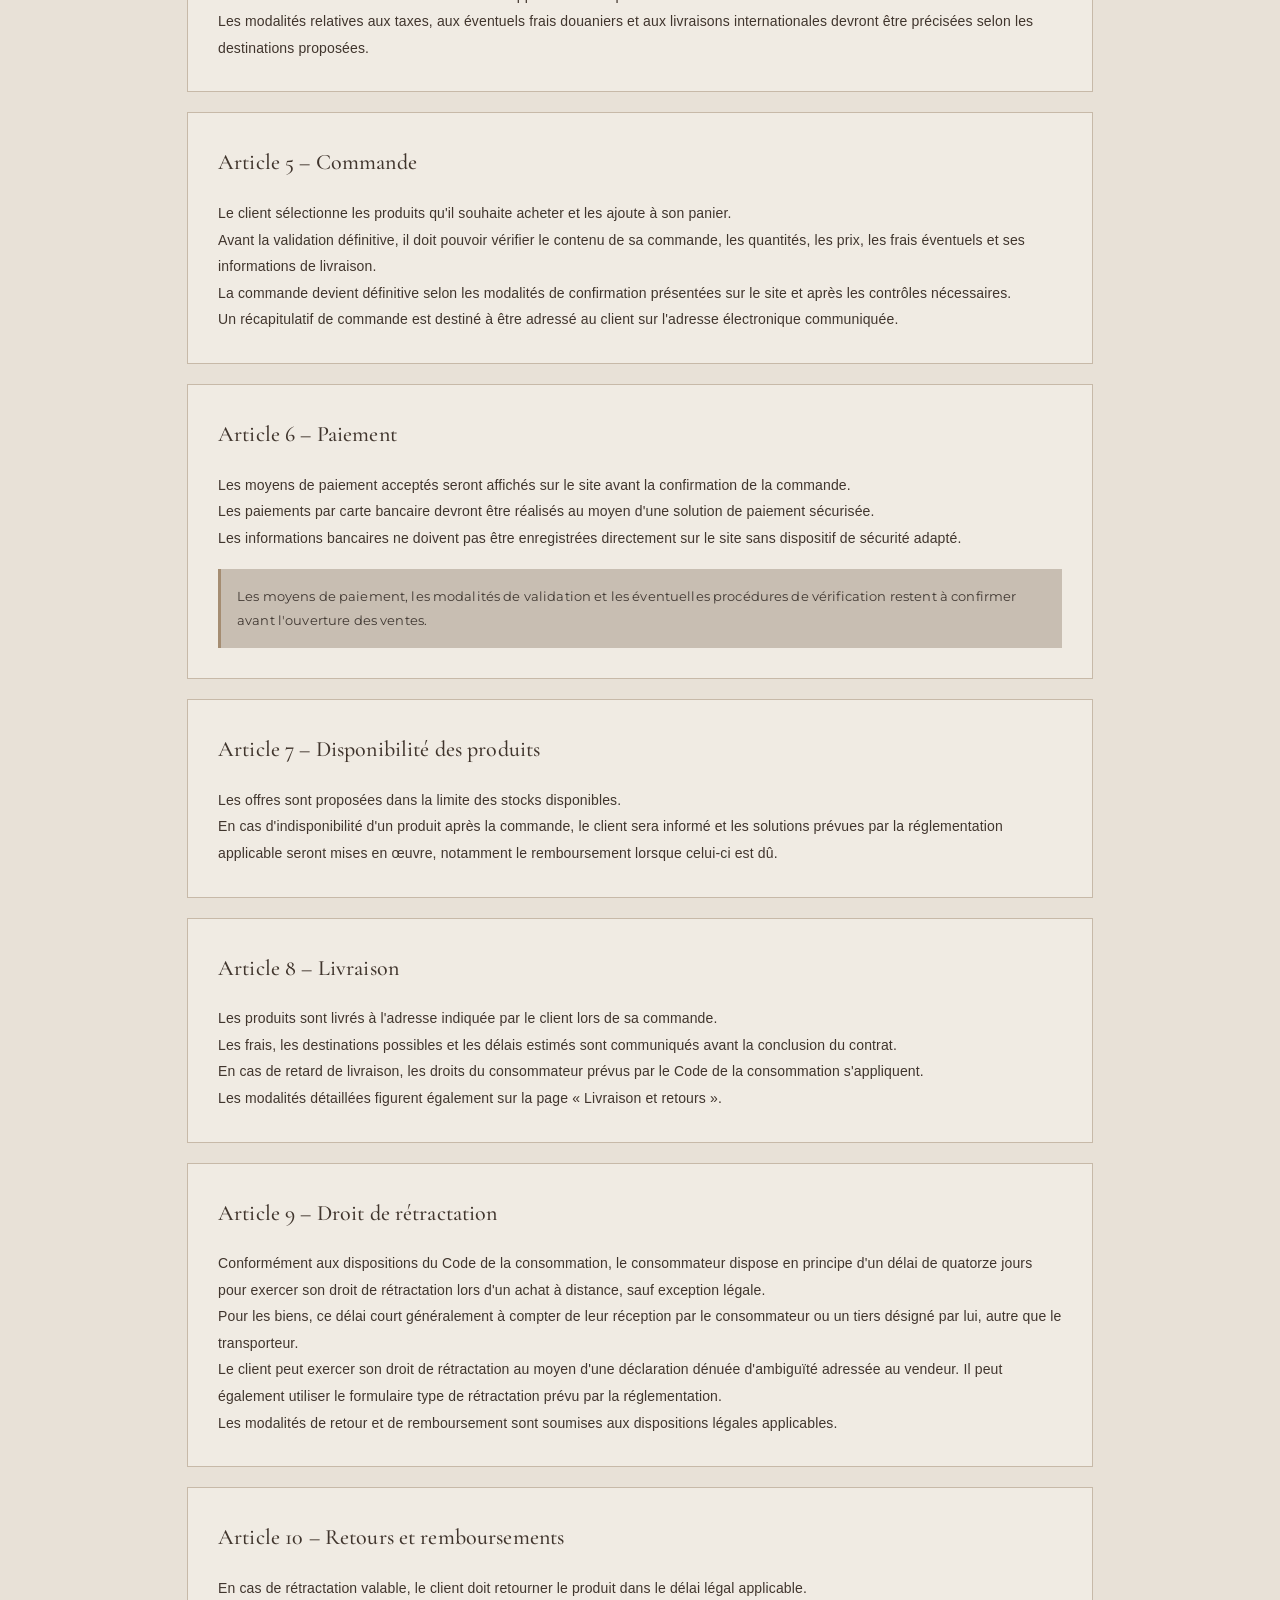
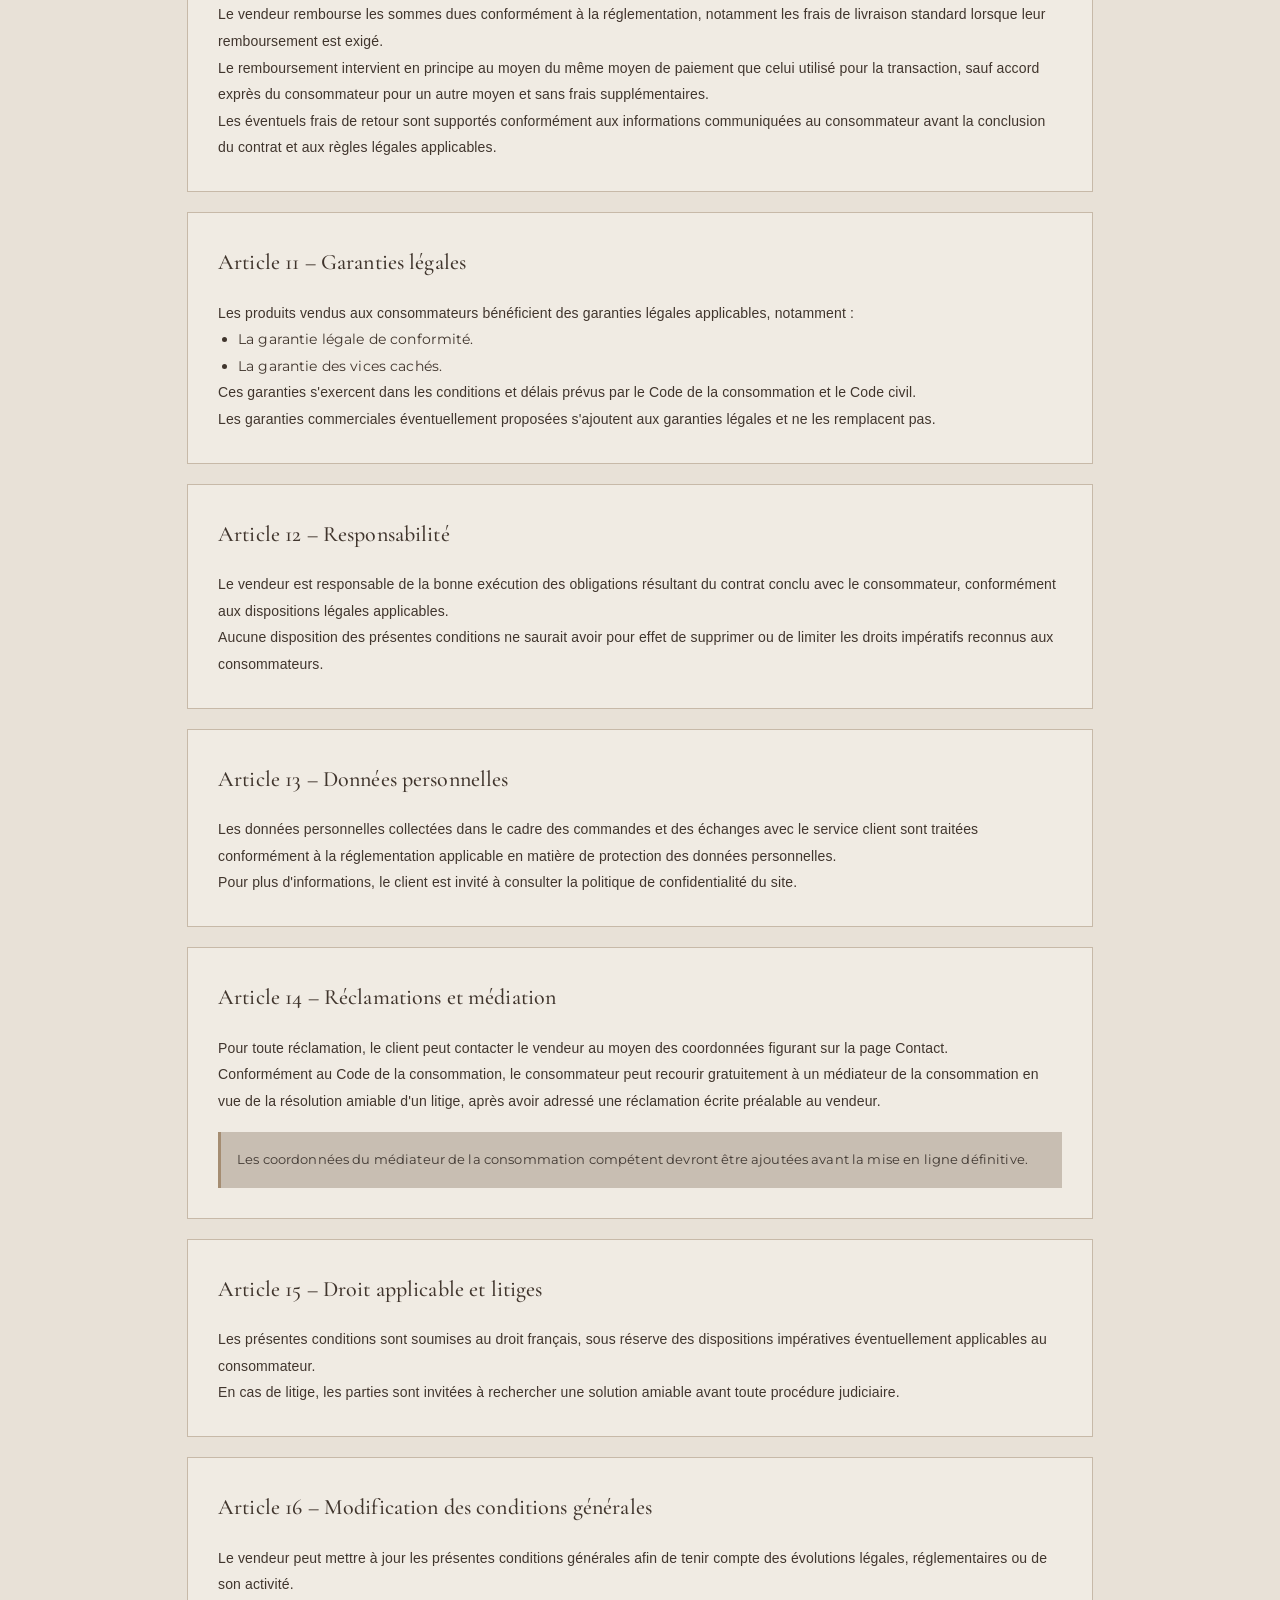
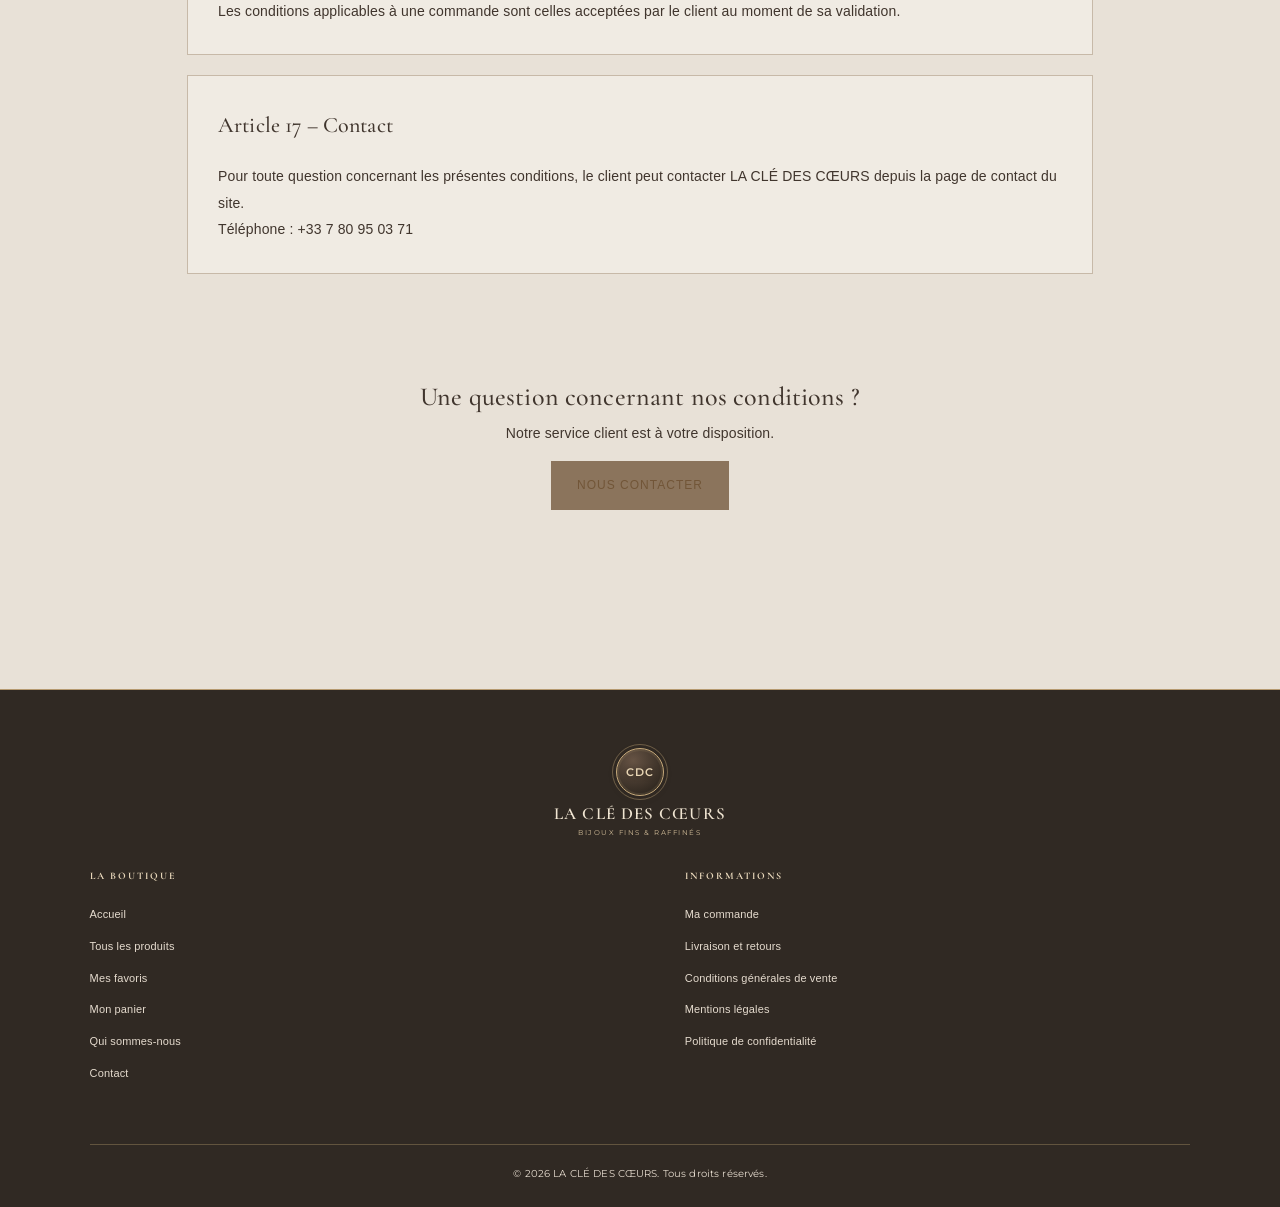
<file: conditions-generales.html>
<!DOCTYPE html>
<html lang="fr">
<head>
  <meta charset="UTF-8">
  <meta name="viewport" content="width=device-width, initial-scale=1.0">

  <meta name="description" content="Consultez les conditions générales de vente de LA CLÉ DES CŒURS.">

  <title>Conditions générales de vente | LA CLÉ DES CŒURS</title>

  <link rel="stylesheet" href="styles.css?v=zone-tactile-20261107-35">

  <style>
    .cgv-page {
      background: #faf8f4;
      color: #51463b;
      padding-bottom: 70px;
    }

    .cgv-hero {
      text-align: center;
      background: #f1ece4;
      padding: 75px 20px;
    }

    .cgv-hero span {
      color: #927c64;
      font-size: 11px;
      letter-spacing: 3px;
    }

    .cgv-hero h1 {
      font-family: Georgia, serif;
      font-size: clamp(30px, 5vw, 46px);
      font-weight: 400;
      margin: 20px 0;
    }

    .cgv-hero p {
      color: #76695d;
      font-size: 14px;
      line-height: 1.8;
    }

    .cgv-container {
      max-width: 950px;
      margin: 55px auto;
      padding: 0 22px;
    }

    .cgv-section {
      background: white;
      border: 1px solid #e9e1d6;
      padding: 30px;
      margin-bottom: 20px;
    }

    .cgv-section h2 {
      font-family: Georgia, serif;
      font-size: 22px;
      font-weight: 400;
      color: #806b54;
      margin: 0 0 17px;
    }

    .cgv-section h3 {
      font-family: Georgia, serif;
      font-size: 17px;
      font-weight: 400;
      margin: 22px 0 8px;
    }

    .cgv-section p,
    .cgv-section li {
      color: #75695e;
      font-size: 14px;
      line-height: 1.9;
    }

    .cgv-section ul {
      padding-left: 20px;
    }

    .cgv-note {
      background: #f5f0e8;
      border-left: 3px solid #a58d72;
      padding: 16px;
      margin-top: 18px;
      font-size: 13px;
      line-height: 1.8;
      color: #6e5b49;
    }

    .cgv-contact {
      text-align: center;
      padding: 45px 20px;
      background: #eee6dc;
    }

    .cgv-contact h2 {
      font-family: Georgia, serif;
      font-weight: 400;
      font-size: 26px;
    }

    .cgv-contact p {
      color: #76695d;
      line-height: 1.8;
    }

    .cgv-contact a {
      display: inline-block;
      margin-top: 15px;
      padding: 14px 26px;
      background: #8b745c;
      color: white;
      text-decoration: none;
      font-size: 12px;
      letter-spacing: 1px;
    }

    @media (max-width: 600px) {
      .cgv-hero {
        padding: 55px 18px;
      }

      .cgv-section {
        padding: 22px;
      }

      .cgv-container {
        margin: 35px auto;
      }
    }
  
    .header-cart-icon { width: 22px; height: 22px; display: inline-block; vertical-align: middle; }
  </style>
  <link rel="stylesheet" href="styles.css?v=zone-tactile-20261107-35">
  <link rel="preconnect" href="https://fonts.googleapis.com">
  <link rel="preconnect" href="https://fonts.gstatic.com" crossorigin>
  <link href="https://fonts.googleapis.com/css2?family=Cormorant+Garamond:wght@400;500;600;700&family=Montserrat:wght@300;400;500;600&display=swap" rel="stylesheet">
</head>

<body>
  <div class="announcement">BIENVENUE CHEZ LA CLÉ DES CŒURS</div>
  <header class="header">
    <button class="menu-button" id="menuButton" type="button" aria-label="Ouvrir le menu" aria-expanded="false" aria-controls="mainNav"><svg viewBox="0 0 24 24" aria-hidden="true"><path d="M4 7h16M4 12h16M4 17h16"/></svg></button>
<a href="index.html" class="brand brand-home-link" title="Retour à l’accueil" aria-label="LA CLÉ DES CŒURS — Accueil">
      <span class="brand-monogram" aria-label="CDC"><span class="brand-initials">CDC</span></span>
      <span class="brand-name">LA CLÉ DES CŒURS</span>
      <span class="brand-tagline">BIJOUX FINS &amp; RAFFINÉS</span>
      
    </a>
    <div class="header-actions">
      <a class="header-search-link" href="catalogue.html#recherche" aria-label="Rechercher" title="Rechercher"><svg viewBox="0 0 24 24" aria-hidden="true" fill="none" stroke="currentColor" stroke-width="1.6" stroke-linecap="round" stroke-linejoin="round"><circle cx="10.8" cy="10.8" r="6.5"/><path d="m16 16 4.5 4.5"/></svg></a>
      <a href="compte.html" aria-label="Mon compte" title="Mon compte"><svg viewBox="0 0 24 24" aria-hidden="true" fill="none" stroke="currentColor" stroke-width="1.6" stroke-linecap="round" stroke-linejoin="round"><circle cx="12" cy="8" r="3.2"/><path d="M5.5 20c.7-3.4 3-5.2 6.5-5.2s5.8 1.8 6.5 5.2"/></svg></a>
      <a href="favoris.html" aria-label="Favoris"><svg viewBox="0 0 24 24" aria-hidden="true" fill="none" stroke="currentColor" stroke-width="1.6" stroke-linecap="round" stroke-linejoin="round"><path d="M20.4 8.8c0 4.2-8.4 10-8.4 10S3.6 13 3.6 8.8A4.3 4.3 0 0 1 12 6.5a4.3 4.3 0 0 1 8.4 2.3Z"/></svg></a>
      <a href="panier.html" aria-label="Panier"><svg class="header-cart-icon" viewBox="0 0 24 24" fill="none" stroke="currentColor" stroke-width="1.7" stroke-linecap="round" stroke-linejoin="round" aria-hidden="true"><path d="M3 4h2l2.2 11.2a2 2 0 0 0 2 1.6h8.9a2 2 0 0 0 1.9-1.4L22 8H6"></path><circle cx="10" cy="20" r="1"></circle><circle cx="18" cy="20" r="1"></circle></svg></a>
    </div>
  </header>
  <nav class="main-nav" id="mainNav" aria-label="Navigation principale">
  <a href="index.html">Accueil</a>
  <a href="catalogue.html?categorie=homme">Montres homme</a>
  <a href="catalogue.html?categorie=femme">Montres femme</a>
  <a href="catalogue.html?categorie=accessoires">Accessoires et bracelets</a>
  <a href="catalogue.html?categorie=ap-swatch">AP x Swatch</a>
  <a href="catalogue.html">Tout le catalogue</a>
  <a href="qui-sommes-nous.html">Qui sommes-nous</a>
  <a href="contact.html">Contact</a>
</nav>


<main class="cgv-page">

  <header class="cgv-hero">
    <span>LA CLÉ DES CŒURS</span>
    <h1>Conditions générales de vente</h1>
    <p>
      Les présentes conditions encadrent les ventes réalisées
      sur le site internet LA CLÉ DES CŒURS.
    </p>
  </header>

  <div class="cgv-container">

    <section class="cgv-section">
      <h2>Article 1 – Identification du vendeur</h2>

      <p>
        Le site LA CLÉ DES CŒURS est exploité par :
      </p>

      <p>
        <strong>SARL BIJOUTERIE LAPOUGE</strong><br>
        Nom commercial : LA CLÉ DES CŒURS<br>
        SIREN : 351 268 917<br>
        SIRET : 351 268 917 00033<br>
        Numéro de TVA intracommunautaire : FR24 351 268 917<br>
        Activité : Commerce de détail d'articles d'horlogerie
        et de bijouterie.
      </p>

      <p>
        Les coordonnées postales et électroniques du vendeur
        devront être complétées dans les mentions légales.
      </p>
    </section>

    <section class="cgv-section">
      <h2>Article 2 – Objet et champ d'application</h2>

      <p>
        Les présentes conditions générales de vente définissent
        les droits et obligations du vendeur et de toute personne
        souhaitant effectuer un achat sur le site LA CLÉ DES CŒURS.
      </p>

      <p>
        Elles s'appliquent aux ventes conclues à distance avec
        des consommateurs, sous réserve des dispositions légales
        impératives applicables.
      </p>

      <p>
        Toute commande suppose la prise de connaissance des
        conditions générales de vente et leur acceptation
        selon les modalités prévues sur le site.
      </p>
    </section>

    <section class="cgv-section">
      <h2>Article 3 – Produits</h2>

      <p>
        LA CLÉ DES CŒURS propose à la vente des articles de bijouterie,
        des bracelets, des montres et des accessoires.
      </p>

      <p>
        Chaque produit fait l'objet d'une présentation destinée
        à informer le client sur ses caractéristiques essentielles.
      </p>

      <p>
        Les photographies et visuels sont présentés à titre
        d'illustration. Les caractéristiques contractuelles sont
        celles indiquées dans la fiche produit au moment de l'achat.
      </p>

      <p>
        Les produits sont proposés dans la limite des stocks
        effectivement disponibles.
      </p>
    </section>

    <section class="cgv-section">
      <h2>Article 4 – Prix</h2>

      <p>
        Les prix affichés sur le site sont indiqués en euros.
      </p>

      <p>
        Le prix applicable est celui affiché au moment de la
        validation de la commande.
      </p>

      <p>
        Les éventuels frais de livraison et autres frais applicables
        sont présentés au client avant la confirmation définitive
        de sa commande.
      </p>

      <p>
        Les modalités relatives aux taxes, aux éventuels frais
        douaniers et aux livraisons internationales devront être
        précisées selon les destinations proposées.
      </p>
    </section>

    <section class="cgv-section">
      <h2>Article 5 – Commande</h2>

      <p>
        Le client sélectionne les produits qu'il souhaite acheter
        et les ajoute à son panier.
      </p>

      <p>
        Avant la validation définitive, il doit pouvoir vérifier
        le contenu de sa commande, les quantités, les prix,
        les frais éventuels et ses informations de livraison.
      </p>

      <p>
        La commande devient définitive selon les modalités de
        confirmation présentées sur le site et après les contrôles
        nécessaires.
      </p>

      <p>
        Un récapitulatif de commande est destiné à être adressé
        au client sur l'adresse électronique communiquée.
      </p>
    </section>

    <section class="cgv-section">
      <h2>Article 6 – Paiement</h2>

      <p>
        Les moyens de paiement acceptés seront affichés sur le site
        avant la confirmation de la commande.
      </p>

      <p>
        Les paiements par carte bancaire devront être réalisés
        au moyen d'une solution de paiement sécurisée.
      </p>

      <p>
        Les informations bancaires ne doivent pas être enregistrées
        directement sur le site sans dispositif de sécurité adapté.
      </p>

      <div class="cgv-note">
        Les moyens de paiement, les modalités de validation et
        les éventuelles procédures de vérification restent à
        confirmer avant l'ouverture des ventes.
      </div>
    </section>

    <section class="cgv-section">
      <h2>Article 7 – Disponibilité des produits</h2>

      <p>
        Les offres sont proposées dans la limite des stocks disponibles.
      </p>

      <p>
        En cas d'indisponibilité d'un produit après la commande,
        le client sera informé et les solutions prévues par la
        réglementation applicable seront mises en œuvre,
        notamment le remboursement lorsque celui-ci est dû.
      </p>
    </section>

    <section class="cgv-section">
      <h2>Article 8 – Livraison</h2>

      <p>
        Les produits sont livrés à l'adresse indiquée par le client
        lors de sa commande.
      </p>

      <p>
        Les frais, les destinations possibles et les délais estimés
        sont communiqués avant la conclusion du contrat.
      </p>

      <p>
        En cas de retard de livraison, les droits du consommateur
        prévus par le Code de la consommation s'appliquent.
      </p>

      <p>
        Les modalités détaillées figurent également sur la page
        « Livraison et retours ».
      </p>
    </section>

    <section class="cgv-section">
      <h2>Article 9 – Droit de rétractation</h2>

      <p>
        Conformément aux dispositions du Code de la consommation,
        le consommateur dispose en principe d'un délai de quatorze
        jours pour exercer son droit de rétractation lors d'un achat
        à distance, sauf exception légale.
      </p>

      <p>
        Pour les biens, ce délai court généralement à compter
        de leur réception par le consommateur ou un tiers désigné
        par lui, autre que le transporteur.
      </p>

      <p>
        Le client peut exercer son droit de rétractation au moyen
        d'une déclaration dénuée d'ambiguïté adressée au vendeur.
        Il peut également utiliser le formulaire type de rétractation
        prévu par la réglementation.
      </p>

      <p>
        Les modalités de retour et de remboursement sont soumises
        aux dispositions légales applicables.
      </p>
    </section>

    <section class="cgv-section">
      <h2>Article 10 – Retours et remboursements</h2>

      <p>
        En cas de rétractation valable, le client doit retourner
        le produit dans le délai légal applicable.
      </p>

      <p>
        Le vendeur rembourse les sommes dues conformément
        à la réglementation, notamment les frais de livraison
        standard lorsque leur remboursement est exigé.
      </p>

      <p>
        Le remboursement intervient en principe au moyen du
        même moyen de paiement que celui utilisé pour la transaction,
        sauf accord exprès du consommateur pour un autre moyen
        et sans frais supplémentaires.
      </p>

      <p>
        Les éventuels frais de retour sont supportés conformément
        aux informations communiquées au consommateur avant
        la conclusion du contrat et aux règles légales applicables.
      </p>
    </section>

    <section class="cgv-section">
      <h2>Article 11 – Garanties légales</h2>

      <p>
        Les produits vendus aux consommateurs bénéficient
        des garanties légales applicables, notamment :
      </p>

      <ul>
        <li>La garantie légale de conformité.</li>
        <li>La garantie des vices cachés.</li>
      </ul>

      <p>
        Ces garanties s'exercent dans les conditions et délais
        prévus par le Code de la consommation et le Code civil.
      </p>

      <p>
        Les garanties commerciales éventuellement proposées
        s'ajoutent aux garanties légales et ne les remplacent pas.
      </p>
    </section>

    <section class="cgv-section">
      <h2>Article 12 – Responsabilité</h2>

      <p>
        Le vendeur est responsable de la bonne exécution des
        obligations résultant du contrat conclu avec le consommateur,
        conformément aux dispositions légales applicables.
      </p>

      <p>
        Aucune disposition des présentes conditions ne saurait
        avoir pour effet de supprimer ou de limiter les droits
        impératifs reconnus aux consommateurs.
      </p>
    </section>

    <section class="cgv-section">
      <h2>Article 13 – Données personnelles</h2>

      <p>
        Les données personnelles collectées dans le cadre des
        commandes et des échanges avec le service client sont
        traitées conformément à la réglementation applicable
        en matière de protection des données personnelles.
      </p>

      <p>
        Pour plus d'informations, le client est invité à consulter
        la politique de confidentialité du site.
      </p>
    </section>

    <section class="cgv-section">
      <h2>Article 14 – Réclamations et médiation</h2>

      <p>
        Pour toute réclamation, le client peut contacter le vendeur
        au moyen des coordonnées figurant sur la page Contact.
      </p>

      <p>
        Conformément au Code de la consommation, le consommateur
        peut recourir gratuitement à un médiateur de la consommation
        en vue de la résolution amiable d'un litige, après avoir
        adressé une réclamation écrite préalable au vendeur.
      </p>

      <div class="cgv-note">
        Les coordonnées du médiateur de la consommation compétent
        devront être ajoutées avant la mise en ligne définitive.
      </div>
    </section>

    <section class="cgv-section">
      <h2>Article 15 – Droit applicable et litiges</h2>

      <p>
        Les présentes conditions sont soumises au droit français,
        sous réserve des dispositions impératives éventuellement
        applicables au consommateur.
      </p>

      <p>
        En cas de litige, les parties sont invitées à rechercher
        une solution amiable avant toute procédure judiciaire.
      </p>
    </section>

    <section class="cgv-section">
      <h2>Article 16 – Modification des conditions générales</h2>

      <p>
        Le vendeur peut mettre à jour les présentes conditions
        générales afin de tenir compte des évolutions légales,
        réglementaires ou de son activité.
      </p>

      <p>
        Les conditions applicables à une commande sont celles
        acceptées par le client au moment de sa validation.
      </p>
    </section>

    <section class="cgv-section">
      <h2>Article 17 – Contact</h2>

      <p>
        Pour toute question concernant les présentes conditions,
        le client peut contacter LA CLÉ DES CŒURS depuis la page
        de contact du site.
      </p>

      <p>
        Téléphone : +33 7 80 95 03 71
      </p>
    </section>

  </div>

  <section class="cgv-contact">
    <h2>Une question concernant nos conditions ?</h2>
    <p>Notre service client est à votre disposition.</p>
    <a href="contact.html">NOUS CONTACTER</a>
  </section>

</main>

  <script src="langue.js?v=theme-icone-espace-20261107-8"></script>

<script id="cdc-active-navigation-20261107">
(() => {
  const page = (location.pathname.split("/").pop() || "index.html").toLowerCase();
  const targets = { "compte.html":"compte", "favoris.html":"favoris", "panier.html":"panier" };
  document.querySelectorAll(".header-actions a").forEach(link => {
    const href = (link.getAttribute("href") || "").split("?")[0].toLowerCase();
    const key = targets[page];
    if (key && href === key + ".html") link.setAttribute("aria-current", "page");
  });
  document.querySelectorAll(".main-nav a").forEach(link => {
    const href = (link.getAttribute("href") || "").split("?")[0].toLowerCase();
    if (href === page) link.setAttribute("aria-current", "page");
    else if (page === "produit.html" && href === "catalogue.html") link.setAttribute("aria-current", "page");
  });
  const search = document.querySelector(".header-search-form");
  if (search) {
    const input = search.querySelector("input");
    if (input) input.addEventListener("focus", () => search.setAttribute("aria-current", "page"));
    if (input) input.addEventListener("blur", () => search.removeAttribute("aria-current"));
  }
})();
</script>
<script id="cdc-universal-navigation">
(() => {
  const button = document.getElementById("menuButton");
  const nav = document.getElementById("mainNav");
  if (button && nav && !button.dataset.cdcMenuReady) {
    button.dataset.cdcMenuReady = "true";
    button.addEventListener("click", () => {
      const open = nav.classList.toggle("is-open");
      button.setAttribute("aria-expanded", String(open));
      button.setAttribute("aria-label", open ? "Fermer le menu" : "Ouvrir le menu");
      button.innerHTML = open
        ? '<svg viewBox="0 0 24 24" aria-hidden="true"><path d="m6 6 12 12M18 6 6 18"/></svg>'
        : '<svg viewBox="0 0 24 24" aria-hidden="true"><path d="M4 7h16M4 12h16M4 17h16"/></svg>';
    });
    nav.querySelectorAll("a").forEach(link => link.addEventListener("click", () => {
      nav.classList.remove("is-open");
      button.setAttribute("aria-expanded","false");
      button.setAttribute("aria-label","Ouvrir le menu");
    }));
  }
})();
</script>

<script id="cdc-page-location-20261107">
(function(){
  const path=(location.pathname.split("/").pop()||"index.html").toLowerCase();
  const params=new URLSearchParams(location.search);
  const category=(params.get("categorie")||params.get("category")||"").toLowerCase();
  const labels={
    "index.html":"Accueil","catalogue.html":"Tout le catalogue","produit.html":"Fiche produit",
    "panier.html":"Mon panier","commande.html":"Finaliser ma commande","compte.html":"Mon compte",
    "favoris.html":"Mes favoris","contact.html":"Contact","qui-sommes-nous.html":"Qui sommes-nous",
    "conditions-generales.html":"Conditions générales de vente","confidentialite.html":"Politique de confidentialité",
    "livraison-retours.html":"Livraison et retours","mentions-legales.html":"Mentions légales"
  };
  const categoryLabels={homme:"Montres homme",femme:"Montres femme",accessoires:"Accessoires et bracelets",bracelets:"Accessoires et bracelets",ap:"AP x Swatch", "ap-swatch":"AP x Swatch"};
  const links=[...document.querySelectorAll(".main-nav a")];
  let currentLabel=labels[path]||"Page";
  if(path==="catalogue.html"&&categoryLabels[category]) currentLabel=categoryLabels[category];
  links.forEach(link=>{
    const href=(link.getAttribute("href")||"").toLowerCase();
    let active=false;
    if(path==="index.html") active=href==="index.html";
    else if(path==="catalogue.html"&&categoryLabels[category]){
      active=href.includes("categorie="+encodeURIComponent(category)) ||
        (category==="bracelets"&&href.includes("categorie=accessoires"));
    } else if(path==="catalogue.html") active=href==="catalogue.html";
    else if(path==="produit.html") active=href.startsWith("catalogue.html");
    else active=href.split("?")[0]===path;
    if(active){link.setAttribute("aria-current","page");link.classList.add("is-current");}
    else {link.removeAttribute("aria-current");link.classList.remove("is-current");}
  });
})();
</script>
</body>
</html>
</file>
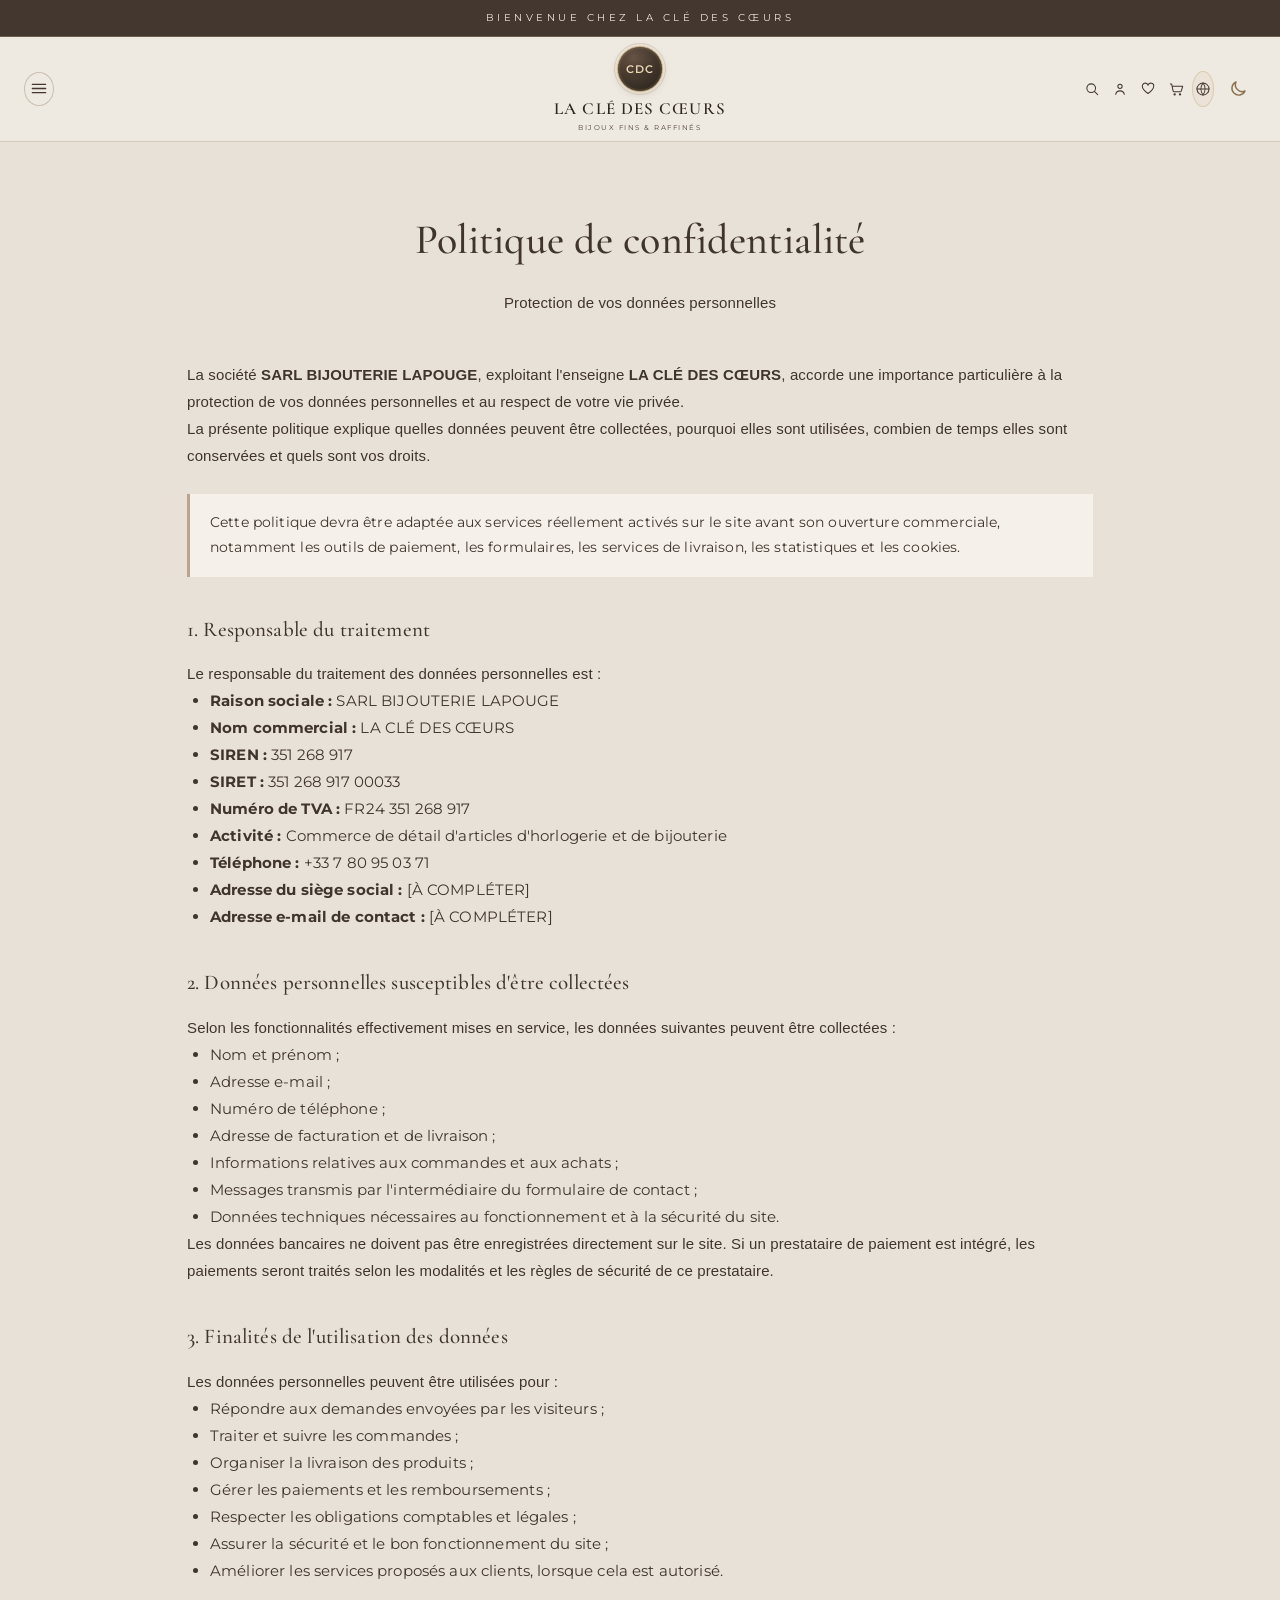
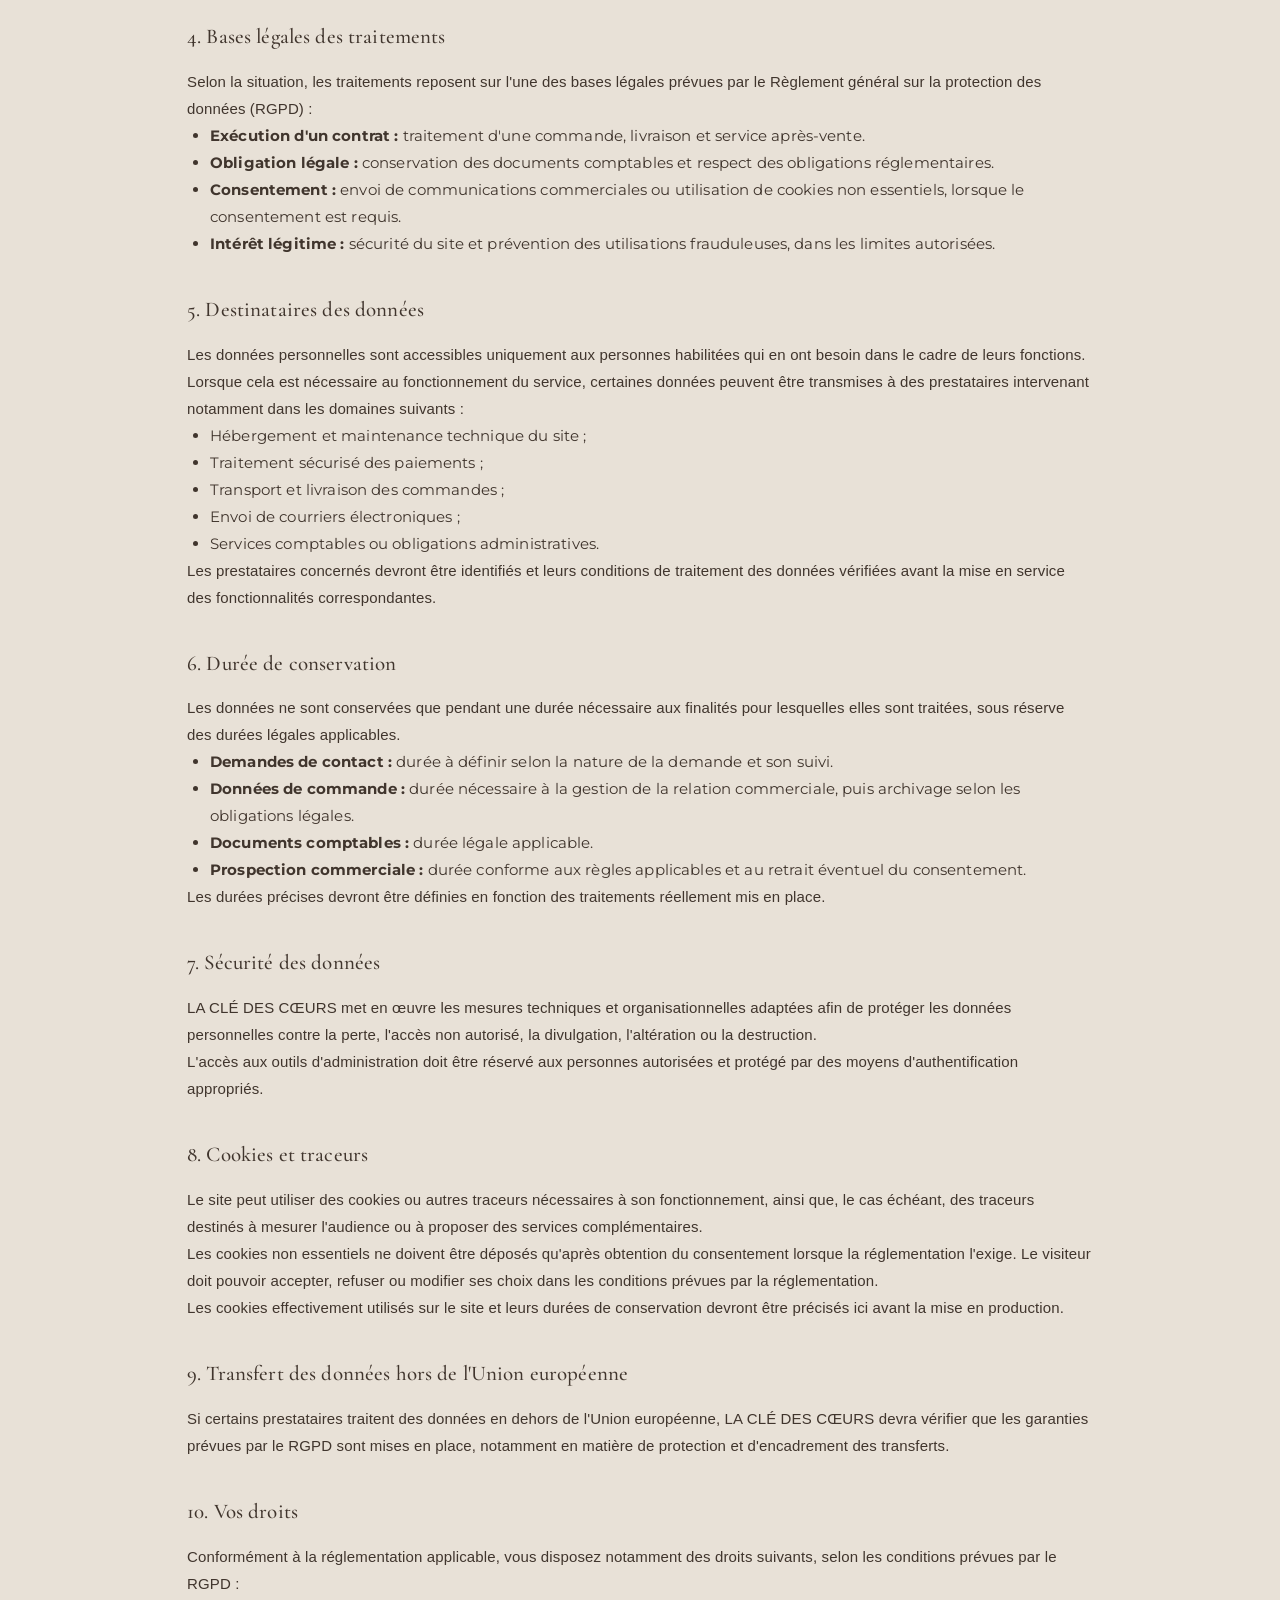
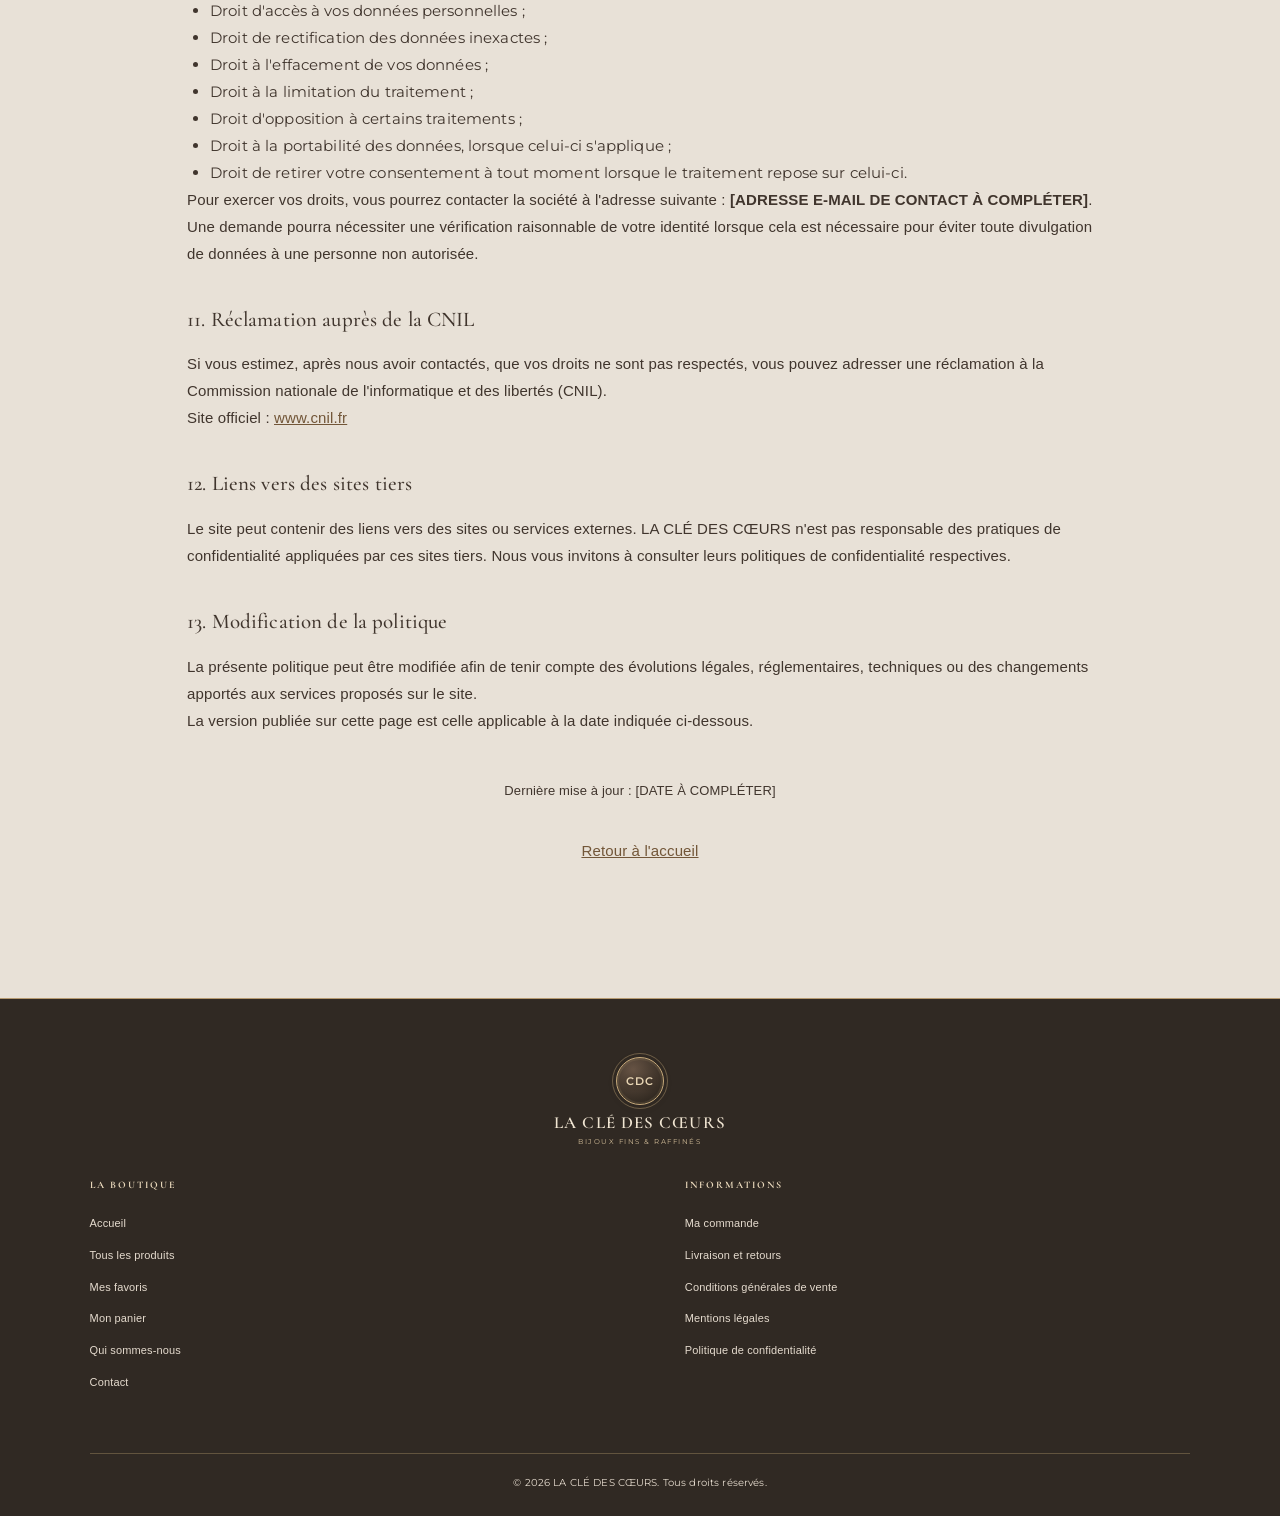
<file: confidentialite.html>
<!DOCTYPE html>
<html lang="fr">
<head>
  <meta charset="UTF-8">
  <meta name="viewport" content="width=device-width, initial-scale=1.0">
  <meta name="description" content="Politique de confidentialité et protection des données personnelles de LA CLÉ DES CŒURS.">
  <title>Politique de confidentialité | LA CLÉ DES CŒURS</title>
  <link rel="stylesheet" href="styles.css?v=zone-tactile-20261107-35">
  <style>
    .privacy-page {
      max-width: 950px;
      margin: 60px auto;
      padding: 0 22px 70px;
      color: #51483f;
      line-height: 1.8;
    }

    .privacy-page h1 {
      text-align: center;
      color: #6f5b49;
      font-size: clamp(28px, 5vw, 42px);
      margin-bottom: 12px;
      font-weight: 500;
    }

    .privacy-page .intro {
      text-align: center;
      color: #8b7968;
      margin-bottom: 45px;
    }

    .privacy-page h2 {
      color: #78634f;
      font-size: 21px;
      font-weight: 500;
      margin: 34px 0 12px;
    }

    .privacy-page p,
    .privacy-page li {
      font-size: 15px;
    }

    .privacy-page ul {
      padding-left: 23px;
    }

    .privacy-page a {
      color: #8b7057;
      text-decoration: underline;
    }

    .privacy-note {
      background: #f5f0e9;
      border-left: 3px solid #b9a58e;
      padding: 16px 20px;
      margin: 25px 0;
      font-size: 14px;
    }

    .privacy-page .last-update {
      text-align: center;
      color: #968779;
      font-size: 13px;
      margin-top: 45px;
    }
  </style>
<style>.header-cart-icon{width:22px;height:22px;display:inline-block;vertical-align:middle}</style>
  <link rel="stylesheet" href="styles.css?v=zone-tactile-20261107-35">
  <link rel="preconnect" href="https://fonts.googleapis.com">
  <link rel="preconnect" href="https://fonts.gstatic.com" crossorigin>
  <link href="https://fonts.googleapis.com/css2?family=Cormorant+Garamond:wght@400;500;600;700&family=Montserrat:wght@300;400;500;600&display=swap" rel="stylesheet">
</head>

<body>
  <div class="announcement">BIENVENUE CHEZ LA CLÉ DES CŒURS</div>
  <header class="header">
    <button class="menu-button" id="menuButton" type="button" aria-label="Ouvrir le menu" aria-expanded="false" aria-controls="mainNav"><svg viewBox="0 0 24 24" aria-hidden="true"><path d="M4 7h16M4 12h16M4 17h16"/></svg></button>
<a href="index.html" class="brand brand-home-link" title="Retour à l’accueil" aria-label="LA CLÉ DES CŒURS — Accueil">
      <span class="brand-monogram" aria-label="CDC"><span class="brand-initials">CDC</span></span>
      <span class="brand-name">LA CLÉ DES CŒURS</span>
      <span class="brand-tagline">BIJOUX FINS &amp; RAFFINÉS</span>
      
    </a>
    <div class="header-actions">
      <a class="header-search-link" href="catalogue.html#recherche" aria-label="Rechercher" title="Rechercher"><svg viewBox="0 0 24 24" aria-hidden="true" fill="none" stroke="currentColor" stroke-width="1.6" stroke-linecap="round" stroke-linejoin="round"><circle cx="10.8" cy="10.8" r="6.5"/><path d="m16 16 4.5 4.5"/></svg></a>
      <a href="compte.html" aria-label="Mon compte" title="Mon compte"><svg viewBox="0 0 24 24" aria-hidden="true" fill="none" stroke="currentColor" stroke-width="1.6" stroke-linecap="round" stroke-linejoin="round"><circle cx="12" cy="8" r="3.2"/><path d="M5.5 20c.7-3.4 3-5.2 6.5-5.2s5.8 1.8 6.5 5.2"/></svg></a>
      <a href="favoris.html" aria-label="Favoris"><svg viewBox="0 0 24 24" aria-hidden="true" fill="none" stroke="currentColor" stroke-width="1.6" stroke-linecap="round" stroke-linejoin="round"><path d="M20.4 8.8c0 4.2-8.4 10-8.4 10S3.6 13 3.6 8.8A4.3 4.3 0 0 1 12 6.5a4.3 4.3 0 0 1 8.4 2.3Z"/></svg></a>
      <a href="panier.html" aria-label="Panier"><svg class="header-cart-icon" viewBox="0 0 24 24" fill="none" stroke="currentColor" stroke-width="1.7" stroke-linecap="round" stroke-linejoin="round" aria-hidden="true"><path d="M3 4h2l2.2 11.2a2 2 0 0 0 2 1.6h8.9a2 2 0 0 0 1.9-1.4L22 8H6"></path><circle cx="10" cy="20" r="1"></circle><circle cx="18" cy="20" r="1"></circle></svg></a>
    </div>
  </header>
  <nav class="main-nav" id="mainNav" aria-label="Navigation principale">
  <a href="index.html">Accueil</a>
  <a href="catalogue.html?categorie=homme">Montres homme</a>
  <a href="catalogue.html?categorie=femme">Montres femme</a>
  <a href="catalogue.html?categorie=accessoires">Accessoires et bracelets</a>
  <a href="catalogue.html?categorie=ap-swatch">AP x Swatch</a>
  <a href="catalogue.html">Tout le catalogue</a>
  <a href="qui-sommes-nous.html">Qui sommes-nous</a>
  <a href="contact.html">Contact</a>
</nav>

  <main class="privacy-page">

    <h1>Politique de confidentialité</h1>
    <p class="intro">
      Protection de vos données personnelles
    </p>

    <p>
      La société <strong>SARL BIJOUTERIE LAPOUGE</strong>, exploitant
      l'enseigne <strong>LA CLÉ DES CŒURS</strong>, accorde une importance
      particulière à la protection de vos données personnelles et au respect
      de votre vie privée.
    </p>

    <p>
      La présente politique explique quelles données peuvent être collectées,
      pourquoi elles sont utilisées, combien de temps elles sont conservées
      et quels sont vos droits.
    </p>

    <div class="privacy-note">
      Cette politique devra être adaptée aux services réellement activés sur
      le site avant son ouverture commerciale, notamment les outils de paiement,
      les formulaires, les services de livraison, les statistiques et les cookies.
    </div>

    <h2>1. Responsable du traitement</h2>

    <p>
      Le responsable du traitement des données personnelles est :
    </p>

    <ul>
      <li><strong>Raison sociale :</strong> SARL BIJOUTERIE LAPOUGE</li>
      <li><strong>Nom commercial :</strong> LA CLÉ DES CŒURS</li>
      <li><strong>SIREN :</strong> 351 268 917</li>
      <li><strong>SIRET :</strong> 351 268 917 00033</li>
      <li><strong>Numéro de TVA :</strong> FR24 351 268 917</li>
      <li><strong>Activité :</strong> Commerce de détail d'articles d'horlogerie et de bijouterie</li>
      <li><strong>Téléphone :</strong> +33 7 80 95 03 71</li>
      <li><strong>Adresse du siège social :</strong> [À COMPLÉTER]</li>
      <li><strong>Adresse e-mail de contact :</strong> [À COMPLÉTER]</li>
    </ul>

    <h2>2. Données personnelles susceptibles d'être collectées</h2>

    <p>
      Selon les fonctionnalités effectivement mises en service, les données
      suivantes peuvent être collectées :
    </p>

    <ul>
      <li>Nom et prénom ;</li>
      <li>Adresse e-mail ;</li>
      <li>Numéro de téléphone ;</li>
      <li>Adresse de facturation et de livraison ;</li>
      <li>Informations relatives aux commandes et aux achats ;</li>
      <li>Messages transmis par l'intermédiaire du formulaire de contact ;</li>
      <li>Données techniques nécessaires au fonctionnement et à la sécurité du site.</li>
    </ul>

    <p>
      Les données bancaires ne doivent pas être enregistrées directement
      sur le site. Si un prestataire de paiement est intégré, les paiements
      seront traités selon les modalités et les règles de sécurité de ce
      prestataire.
    </p>

    <h2>3. Finalités de l'utilisation des données</h2>

    <p>Les données personnelles peuvent être utilisées pour :</p>

    <ul>
      <li>Répondre aux demandes envoyées par les visiteurs ;</li>
      <li>Traiter et suivre les commandes ;</li>
      <li>Organiser la livraison des produits ;</li>
      <li>Gérer les paiements et les remboursements ;</li>
      <li>Respecter les obligations comptables et légales ;</li>
      <li>Assurer la sécurité et le bon fonctionnement du site ;</li>
      <li>Améliorer les services proposés aux clients, lorsque cela est autorisé.</li>
    </ul>

    <h2>4. Bases légales des traitements</h2>

    <p>
      Selon la situation, les traitements reposent sur l'une des bases légales
      prévues par le Règlement général sur la protection des données (RGPD) :
    </p>

    <ul>
      <li>
        <strong>Exécution d'un contrat :</strong> traitement d'une commande,
        livraison et service après-vente.
      </li>
      <li>
        <strong>Obligation légale :</strong> conservation des documents
        comptables et respect des obligations réglementaires.
      </li>
      <li>
        <strong>Consentement :</strong> envoi de communications commerciales
        ou utilisation de cookies non essentiels, lorsque le consentement
        est requis.
      </li>
      <li>
        <strong>Intérêt légitime :</strong> sécurité du site et prévention
        des utilisations frauduleuses, dans les limites autorisées.
      </li>
    </ul>

    <h2>5. Destinataires des données</h2>

    <p>
      Les données personnelles sont accessibles uniquement aux personnes
      habilitées qui en ont besoin dans le cadre de leurs fonctions.
    </p>

    <p>
      Lorsque cela est nécessaire au fonctionnement du service, certaines
      données peuvent être transmises à des prestataires intervenant notamment
      dans les domaines suivants :
    </p>

    <ul>
      <li>Hébergement et maintenance technique du site ;</li>
      <li>Traitement sécurisé des paiements ;</li>
      <li>Transport et livraison des commandes ;</li>
      <li>Envoi de courriers électroniques ;</li>
      <li>Services comptables ou obligations administratives.</li>
    </ul>

    <p>
      Les prestataires concernés devront être identifiés et leurs conditions
      de traitement des données vérifiées avant la mise en service des
      fonctionnalités correspondantes.
    </p>

    <h2>6. Durée de conservation</h2>

    <p>
      Les données ne sont conservées que pendant une durée nécessaire aux
      finalités pour lesquelles elles sont traitées, sous réserve des durées
      légales applicables.
    </p>

    <ul>
      <li>
        <strong>Demandes de contact :</strong> durée à définir selon la nature
        de la demande et son suivi.
      </li>
      <li>
        <strong>Données de commande :</strong> durée nécessaire à la gestion
        de la relation commerciale, puis archivage selon les obligations légales.
      </li>
      <li>
        <strong>Documents comptables :</strong> durée légale applicable.
      </li>
      <li>
        <strong>Prospection commerciale :</strong> durée conforme aux règles
        applicables et au retrait éventuel du consentement.
      </li>
    </ul>

    <p>
      Les durées précises devront être définies en fonction des traitements
      réellement mis en place.
    </p>

    <h2>7. Sécurité des données</h2>

    <p>
      LA CLÉ DES CŒURS met en œuvre les mesures techniques et organisationnelles
      adaptées afin de protéger les données personnelles contre la perte,
      l'accès non autorisé, la divulgation, l'altération ou la destruction.
    </p>

    <p>
      L'accès aux outils d'administration doit être réservé aux personnes
      autorisées et protégé par des moyens d'authentification appropriés.
    </p>

    <h2>8. Cookies et traceurs</h2>

    <p>
      Le site peut utiliser des cookies ou autres traceurs nécessaires à son
      fonctionnement, ainsi que, le cas échéant, des traceurs destinés à
      mesurer l'audience ou à proposer des services complémentaires.
    </p>

    <p>
      Les cookies non essentiels ne doivent être déposés qu'après obtention
      du consentement lorsque la réglementation l'exige. Le visiteur doit
      pouvoir accepter, refuser ou modifier ses choix dans les conditions
      prévues par la réglementation.
    </p>

    <p>
      Les cookies effectivement utilisés sur le site et leurs durées de
      conservation devront être précisés ici avant la mise en production.
    </p>

    <h2>9. Transfert des données hors de l'Union européenne</h2>

    <p>
      Si certains prestataires traitent des données en dehors de l'Union
      européenne, LA CLÉ DES CŒURS devra vérifier que les garanties prévues
      par le RGPD sont mises en place, notamment en matière de protection
      et d'encadrement des transferts.
    </p>

    <h2>10. Vos droits</h2>

    <p>
      Conformément à la réglementation applicable, vous disposez notamment
      des droits suivants, selon les conditions prévues par le RGPD :
    </p>

    <ul>
      <li>Droit d'accès à vos données personnelles ;</li>
      <li>Droit de rectification des données inexactes ;</li>
      <li>Droit à l'effacement de vos données ;</li>
      <li>Droit à la limitation du traitement ;</li>
      <li>Droit d'opposition à certains traitements ;</li>
      <li>Droit à la portabilité des données, lorsque celui-ci s'applique ;</li>
      <li>Droit de retirer votre consentement à tout moment lorsque le traitement repose sur celui-ci.</li>
    </ul>

    <p>
      Pour exercer vos droits, vous pourrez contacter la société à l'adresse
      suivante :
      <strong>[ADRESSE E-MAIL DE CONTACT À COMPLÉTER]</strong>.
    </p>

    <p>
      Une demande pourra nécessiter une vérification raisonnable de votre
      identité lorsque cela est nécessaire pour éviter toute divulgation
      de données à une personne non autorisée.
    </p>

    <h2>11. Réclamation auprès de la CNIL</h2>

    <p>
      Si vous estimez, après nous avoir contactés, que vos droits ne sont
      pas respectés, vous pouvez adresser une réclamation à la Commission
      nationale de l'informatique et des libertés (CNIL).
    </p>

    <p>
      Site officiel :
      <a href="https://www.cnil.fr/" target="_blank" rel="noopener noreferrer">
        www.cnil.fr
      </a>
    </p>

    <h2>12. Liens vers des sites tiers</h2>

    <p>
      Le site peut contenir des liens vers des sites ou services externes.
      LA CLÉ DES CŒURS n'est pas responsable des pratiques de confidentialité
      appliquées par ces sites tiers. Nous vous invitons à consulter leurs
      politiques de confidentialité respectives.
    </p>

    <h2>13. Modification de la politique</h2>

    <p>
      La présente politique peut être modifiée afin de tenir compte des
      évolutions légales, réglementaires, techniques ou des changements
      apportés aux services proposés sur le site.
    </p>

    <p>
      La version publiée sur cette page est celle applicable à la date
      indiquée ci-dessous.
    </p>

    <p class="last-update">
      Dernière mise à jour : [DATE À COMPLÉTER]
    </p>

    <p style="text-align:center; margin-top:35px;">
      <a href="index.html">Retour à l'accueil</a>
    </p>

  </main>

  <footer>
    <p>©️ LA CLÉ DES CŒURS — Tous droits réservés.</p>
    <p>
      <a href="mentions-legales.html">Mentions légales</a> ·
      <a href="conditions-generales.html">Conditions générales de vente</a> ·
      <a href="livraison-retours.html">Livraison et retours</a>
    </p>
  </footer>

  <script src="langue.js?v=theme-icone-espace-20261107-8"></script>

<script id="cdc-active-navigation-20261107">
(() => {
 const page=(location.pathname.split("/").pop()||"index.html").toLowerCase();
 if(page==="index.html"&&location.hash==="#searchForm"){const searchInput=document.getElementById("searchInput");if(searchInput)searchInput.focus();}
 const targets={"compte.html":"compte","favoris.html":"favoris","panier.html":"panier"};
 document.querySelectorAll(".header-actions a").forEach(link=>{const href=(link.getAttribute("href")||"").split("?")[0].toLowerCase();const key=targets[page];if(key&&href===key+".html")link.setAttribute("aria-current","page");});
 document.querySelectorAll(".main-nav a").forEach(link=>{const href=(link.getAttribute("href")||"").split("?")[0].toLowerCase();if(href===page||(page==="produit.html"&&href==="catalogue.html"))link.setAttribute("aria-current","page");});
 const search=document.querySelector(".header-search-form");if(search){const input=search.querySelector("input");if(input){input.addEventListener("focus",()=>search.setAttribute("aria-current","page"));input.addEventListener("blur",()=>search.removeAttribute("aria-current"));}}
})();
</script>
<script id="cdc-universal-navigation">
(() => {
  const button = document.getElementById("menuButton");
  const nav = document.getElementById("mainNav");
  if (button && nav && !button.dataset.cdcMenuReady) {
    button.dataset.cdcMenuReady = "true";
    button.addEventListener("click", () => {
      const open = nav.classList.toggle("is-open");
      button.setAttribute("aria-expanded", String(open));
      button.setAttribute("aria-label", open ? "Fermer le menu" : "Ouvrir le menu");
      button.innerHTML = open
        ? '<svg viewBox="0 0 24 24" aria-hidden="true"><path d="m6 6 12 12M18 6 6 18"/></svg>'
        : '<svg viewBox="0 0 24 24" aria-hidden="true"><path d="M4 7h16M4 12h16M4 17h16"/></svg>';
    });
    nav.querySelectorAll("a").forEach(link => link.addEventListener("click", () => {
      nav.classList.remove("is-open");
      button.setAttribute("aria-expanded","false");
      button.setAttribute("aria-label","Ouvrir le menu");
    }));
  }
})();
</script>

<script id="cdc-page-location-20261107">
(function(){
 const path=(location.pathname.split("/").pop()||"index.html").toLowerCase();
 const params=new URLSearchParams(location.search);
 const category=(params.get("categorie")||params.get("category")||"").toLowerCase();
 const labels={"index.html":"Accueil","catalogue.html":"Tout le catalogue","produit.html":"Fiche produit","panier.html":"Mon panier","commande.html":"Finaliser ma commande","compte.html":"Mon compte","favoris.html":"Mes favoris","contact.html":"Contact","qui-sommes-nous.html":"Qui sommes-nous","conditions-generales.html":"Conditions générales de vente","confidentialite.html":"Politique de confidentialité","livraison-retours.html":"Livraison et retours","mentions-legales.html":"Mentions légales"};
 const cats={homme:"Montres homme",femme:"Montres femme",accessoires:"Accessoires et bracelets",bracelets:"Accessoires et bracelets",ap:"AP x Swatch", "ap-swatch":"AP x Swatch"};
 let label=path==="catalogue.html"&&cats[category]?cats[category]:(labels[path]||"Page");
 document.querySelectorAll(".main-nav a").forEach(a=>{
  const href=(a.getAttribute("href")||"").toLowerCase();let active=false;
  if(path==="index.html")active=href==="index.html";
  else if(path==="catalogue.html"&&cats[category])active=href.includes("categorie="+encodeURIComponent(category))||(category==="bracelets"&&href.includes("categorie=accessoires"));
  else if(path==="catalogue.html")active=href==="catalogue.html";
  else if(path==="produit.html")active=href.startsWith("catalogue.html");
  else active=href.split("?")[0]===path;
  if(active){a.setAttribute("aria-current","page");a.classList.add("is-current");}
  else{a.removeAttribute("aria-current");a.classList.remove("is-current");}
 });
})();
</script>
</body>
</html>
</file>
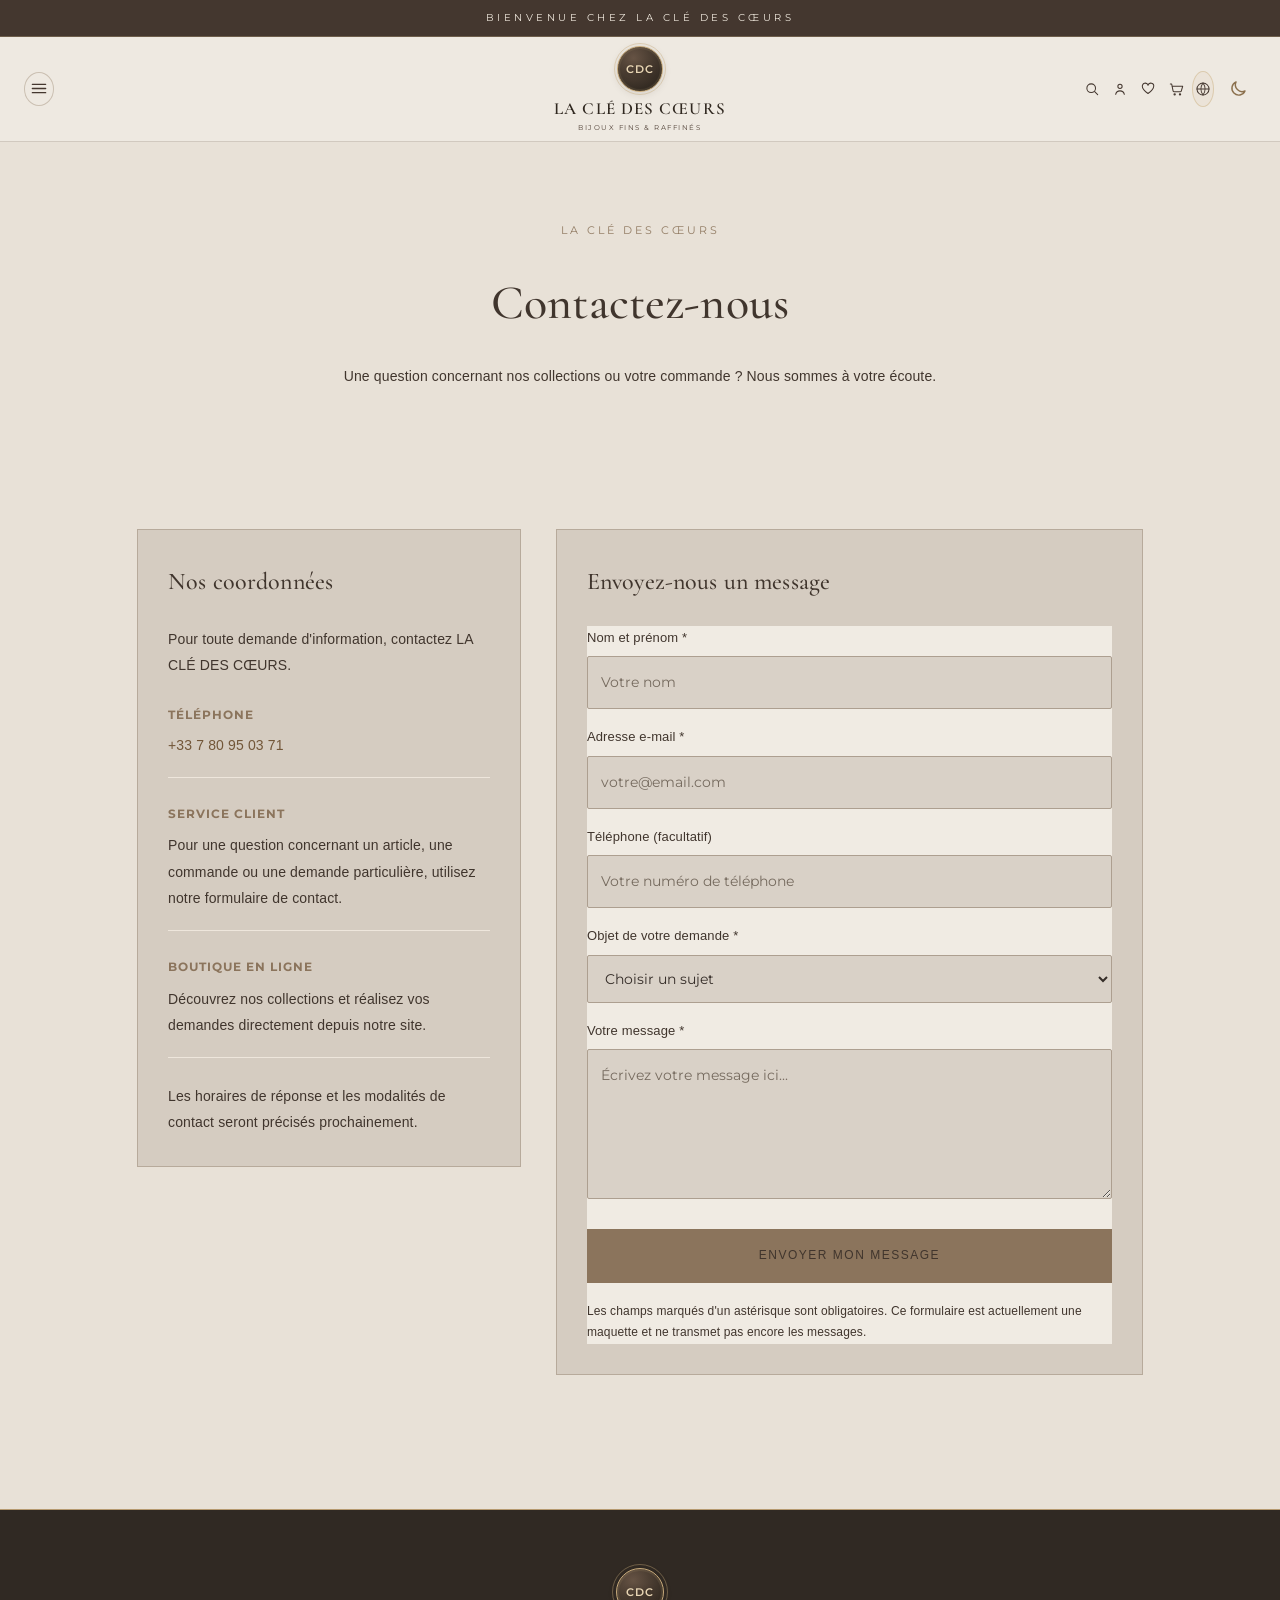
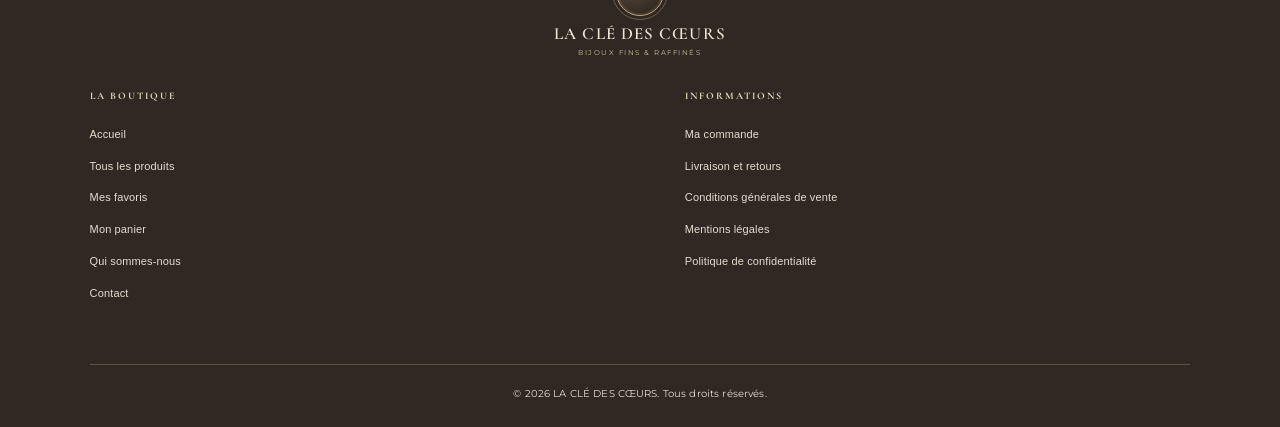
<file: contact.html>
<!DOCTYPE html>
<html lang="fr">
<head>
  <meta charset="UTF-8">
  <meta name="viewport" content="width=device-width, initial-scale=1.0">
  <meta name="description" content="Contactez LA CLÉ DES CŒURS pour toute question concernant nos bijoux, montres et commandes.">
  <title>Contact | LA CLÉ DES CŒURS</title>
  <link rel="stylesheet" href="styles.css?v=zone-tactile-20261107-35">

  <style>
    .contact-page {
      background: #faf8f4;
      color: #51463b;
      padding-bottom: 70px;
    }

    .contact-hero {
      background: #f1ece4;
      text-align: center;
      padding: 75px 20px;
    }

    .contact-hero span {
      font-size: 11px;
      letter-spacing: 3px;
      color: #927c64;
    }

    .contact-hero h1 {
      font-family: Georgia, serif;
      font-size: clamp(34px, 5vw, 48px);
      font-weight: 400;
      margin: 18px 0;
    }

    .contact-hero p {
      color: #76695d;
      line-height: 1.8;
    }

    .contact-layout {
      max-width: 1050px;
      margin: 65px auto 0;
      padding: 0 22px;
      display: grid;
      grid-template-columns: 0.85fr 1.3fr;
      gap: 35px;
      align-items: start;
    }

    .contact-information,
    .contact-form-box {
      background: white;
      border: 1px solid #e9e1d6;
      padding: 30px;
    }

    .contact-information h2,
    .contact-form-box h2 {
      font-family: Georgia, serif;
      font-size: 24px;
      font-weight: 400;
      margin: 0 0 22px;
      color: #685543;
    }

    .contact-information p {
      font-size: 14px;
      line-height: 1.9;
      color: #776b60;
    }

    .contact-detail {
      margin: 25px 0;
      padding-bottom: 18px;
      border-bottom: 1px solid #eee6dc;
    }

    .contact-detail strong {
      display: block;
      font-size: 12px;
      letter-spacing: 1px;
      margin-bottom: 8px;
      color: #8b745c;
      text-transform: uppercase;
    }

    .contact-detail a {
      color: #51463b;
      text-decoration: none;
    }

    .contact-form label {
      display: block;
      margin: 16px 0 7px;
      font-size: 13px;
      color: #625448;
    }

    .contact-form input,
    .contact-form select,
    .contact-form textarea {
      width: 100%;
      box-sizing: border-box;
      padding: 13px;
      border: 1px solid #ded5c9;
      background: #fff;
      color: #40372f;
      font: inherit;
      border-radius: 2px;
    }

    .contact-form textarea {
      min-height: 150px;
      resize: vertical;
    }

    .contact-form input:focus,
    .contact-form select:focus,
    .contact-form textarea:focus {
      outline: 1px solid #a58c70;
    }

    .contact-submit {
      width: 100%;
      margin-top: 22px;
      padding: 16px;
      border: none;
      background: #8b745c;
      color: white;
      font-size: 12px;
      letter-spacing: 1.5px;
      cursor: pointer;
    }

    .contact-submit:hover {
      background: #705b47;
    }

    .contact-note {
      margin-top: 18px;
      color: #827466;
      font-size: 12px;
      line-height: 1.8;
    }

    @media (max-width: 750px) {
      .contact-layout {
        grid-template-columns: 1fr;
        margin-top: 35px;
      }

      .contact-hero {
        padding: 55px 20px;
      }
    }
  
    .header-cart-icon { width: 22px; height: 22px; display: inline-block; vertical-align: middle; }
  </style>
  <link rel="preconnect" href="https://fonts.googleapis.com">
  <link rel="preconnect" href="https://fonts.gstatic.com" crossorigin>
  <link href="https://fonts.googleapis.com/css2?family=Cormorant+Garamond:wght@400;500;600;700&family=Montserrat:wght@300;400;500;600&display=swap" rel="stylesheet">
</head>

<body>
  <div class="announcement">BIENVENUE CHEZ LA CLÉ DES CŒURS</div>
  <header class="header">
    <button class="menu-button" id="menuButton" type="button" aria-label="Ouvrir le menu" aria-expanded="false" aria-controls="mainNav"><svg viewBox="0 0 24 24" aria-hidden="true"><path d="M4 7h16M4 12h16M4 17h16"/></svg></button>
<a href="index.html" class="brand brand-home-link" title="Retour à l’accueil" aria-label="LA CLÉ DES CŒURS — Accueil">
      <span class="brand-monogram" aria-label="CDC"><span class="brand-initials">CDC</span></span>
      <span class="brand-name">LA CLÉ DES CŒURS</span>
      <span class="brand-tagline">BIJOUX FINS &amp; RAFFINÉS</span>
      
    </a>
    <div class="header-actions">
      <a class="header-search-link" href="catalogue.html#recherche" aria-label="Rechercher" title="Rechercher"><svg viewBox="0 0 24 24" aria-hidden="true" fill="none" stroke="currentColor" stroke-width="1.6" stroke-linecap="round" stroke-linejoin="round"><circle cx="10.8" cy="10.8" r="6.5"/><path d="m16 16 4.5 4.5"/></svg></a>
      <a href="compte.html" aria-label="Mon compte" title="Mon compte"><svg viewBox="0 0 24 24" aria-hidden="true" fill="none" stroke="currentColor" stroke-width="1.6" stroke-linecap="round" stroke-linejoin="round"><circle cx="12" cy="8" r="3.2"/><path d="M5.5 20c.7-3.4 3-5.2 6.5-5.2s5.8 1.8 6.5 5.2"/></svg></a>
      <a href="favoris.html" aria-label="Favoris"><svg viewBox="0 0 24 24" aria-hidden="true" fill="none" stroke="currentColor" stroke-width="1.6" stroke-linecap="round" stroke-linejoin="round"><path d="M20.4 8.8c0 4.2-8.4 10-8.4 10S3.6 13 3.6 8.8A4.3 4.3 0 0 1 12 6.5a4.3 4.3 0 0 1 8.4 2.3Z"/></svg></a>
      <a href="panier.html" aria-label="Panier"><svg class="header-cart-icon" viewBox="0 0 24 24" fill="none" stroke="currentColor" stroke-width="1.7" stroke-linecap="round" stroke-linejoin="round" aria-hidden="true"><path d="M3 4h2l2.2 11.2a2 2 0 0 0 2 1.6h8.9a2 2 0 0 0 1.9-1.4L22 8H6"></path><circle cx="10" cy="20" r="1"></circle><circle cx="18" cy="20" r="1"></circle></svg></a>
    </div>
  </header>
  <nav class="main-nav" id="mainNav" aria-label="Navigation principale">
  <a href="index.html">Accueil</a>
  <a href="catalogue.html?categorie=homme">Montres homme</a>
  <a href="catalogue.html?categorie=femme">Montres femme</a>
  <a href="catalogue.html?categorie=accessoires">Accessoires et bracelets</a>
  <a href="catalogue.html?categorie=ap-swatch">AP x Swatch</a>
  <a href="catalogue.html">Tout le catalogue</a>
  <a href="qui-sommes-nous.html">Qui sommes-nous</a>
  <a href="contact.html">Contact</a>
</nav>


  <main class="contact-page">

    <section class="contact-hero">
      <span>LA CLÉ DES CŒURS</span>
      <h1>Contactez-nous</h1>
      <p>
        Une question concernant nos collections ou votre commande ?
        Nous sommes à votre écoute.
      </p>
    </section>

    <div class="contact-layout">

      <section class="contact-information">
        <h2>Nos coordonnées</h2>

        <p>
          Pour toute demande d'information, contactez
          LA CLÉ DES CŒURS.
        </p>

        <div class="contact-detail">
          <strong>Téléphone</strong>
          <a href="tel:+33780950371">+33 7 80 95 03 71</a>
        </div>

        <div class="contact-detail">
          <strong>Service client</strong>
          <p>
            Pour une question concernant un article, une commande
            ou une demande particulière, utilisez notre formulaire
            de contact.
          </p>
        </div>

        <div class="contact-detail">
          <strong>Boutique en ligne</strong>
          <p>
            Découvrez nos collections et réalisez vos demandes
            directement depuis notre site.
          </p>
        </div>

        <p class="contact-note">
          Les horaires de réponse et les modalités de contact seront
          précisés prochainement.
        </p>
      </section>

      <section class="contact-form-box">
        <h2>Envoyez-nous un message</h2>

        <form class="contact-form" id="contactForm">

          <label for="name">Nom et prénom *</label>
          <input
            type="text"
            id="name"
            name="name"
            required
            autocomplete="name"
            placeholder="Votre nom"
          >

          <label for="email">Adresse e-mail *</label>
          <input
            type="email"
            id="email"
            name="email"
            required
            autocomplete="email"
            placeholder="votre@email.com"
          >

          <label for="phone">Téléphone (facultatif)</label>
          <input
            type="tel"
            id="phone"
            name="phone"
            autocomplete="tel"
            placeholder="Votre numéro de téléphone"
          >

          <label for="subject">Objet de votre demande *</label>
          <select id="subject" name="subject" required>
            <option value="">Choisir un sujet</option>
            <option value="Question sur un produit">Question sur un produit</option>
            <option value="Suivi de commande">Suivi de commande</option>
            <option value="Livraison">Livraison</option>
            <option value="Retour">Retour</option>
            <option value="Autre demande">Autre demande</option>
          </select>

          <label for="message">Votre message *</label>
          <textarea
            id="message"
            name="message"
            required
            placeholder="Écrivez votre message ici..."
          ></textarea>

          <button class="contact-submit" type="submit">
            ENVOYER MON MESSAGE
          </button>

          <p class="contact-note">
            Les champs marqués d'un astérisque sont obligatoires.
            Ce formulaire est actuellement une maquette et ne transmet
            pas encore les messages.
          </p>

        </form>
      </section>

    </div>

  </main>

  <script>
    document.getElementById("contactForm").addEventListener("submit", function(event) {
      event.preventDefault();

      alert(
        "Merci pour votre message. Le formulaire est en cours de configuration : " +
        "votre message n'a pas encore été envoyé."
      );
    });
  </script>

  <script src="langue.js?v=theme-icone-espace-20261107-8"></script>

<script id="cdc-active-navigation-20261107">
(() => {
 const page=(location.pathname.split("/").pop()||"index.html").toLowerCase();
 if(page==="index.html"&&location.hash==="#searchForm"){const searchInput=document.getElementById("searchInput");if(searchInput)searchInput.focus();}
 const targets={"compte.html":"compte","favoris.html":"favoris","panier.html":"panier"};
 document.querySelectorAll(".header-actions a").forEach(link=>{const href=(link.getAttribute("href")||"").split("?")[0].toLowerCase();const key=targets[page];if(key&&href===key+".html")link.setAttribute("aria-current","page");});
 document.querySelectorAll(".main-nav a").forEach(link=>{const href=(link.getAttribute("href")||"").split("?")[0].toLowerCase();if(href===page||(page==="produit.html"&&href==="catalogue.html"))link.setAttribute("aria-current","page");});
 const search=document.querySelector(".header-search-form");if(search){const input=search.querySelector("input");if(input){input.addEventListener("focus",()=>search.setAttribute("aria-current","page"));input.addEventListener("blur",()=>search.removeAttribute("aria-current"));}}
})();
</script>
<script id="cdc-universal-navigation">
(() => {
  const button = document.getElementById("menuButton");
  const nav = document.getElementById("mainNav");
  if (button && nav && !button.dataset.cdcMenuReady) {
    button.dataset.cdcMenuReady = "true";
    button.addEventListener("click", () => {
      const open = nav.classList.toggle("is-open");
      button.setAttribute("aria-expanded", String(open));
      button.setAttribute("aria-label", open ? "Fermer le menu" : "Ouvrir le menu");
      button.innerHTML = open
        ? '<svg viewBox="0 0 24 24" aria-hidden="true"><path d="m6 6 12 12M18 6 6 18"/></svg>'
        : '<svg viewBox="0 0 24 24" aria-hidden="true"><path d="M4 7h16M4 12h16M4 17h16"/></svg>';
    });
    nav.querySelectorAll("a").forEach(link => link.addEventListener("click", () => {
      nav.classList.remove("is-open");
      button.setAttribute("aria-expanded","false");
      button.setAttribute("aria-label","Ouvrir le menu");
    }));
  }
})();
</script>

<script id="cdc-page-location-20261107">
(function(){
  const path=(location.pathname.split("/").pop()||"index.html").toLowerCase();
  const params=new URLSearchParams(location.search);
  const category=(params.get("categorie")||params.get("category")||"").toLowerCase();
  const labels={
    "index.html":"Accueil","catalogue.html":"Tout le catalogue","produit.html":"Fiche produit",
    "panier.html":"Mon panier","commande.html":"Finaliser ma commande","compte.html":"Mon compte",
    "favoris.html":"Mes favoris","contact.html":"Contact","qui-sommes-nous.html":"Qui sommes-nous",
    "conditions-generales.html":"Conditions générales de vente","confidentialite.html":"Politique de confidentialité",
    "livraison-retours.html":"Livraison et retours","mentions-legales.html":"Mentions légales"
  };
  const categoryLabels={homme:"Montres homme",femme:"Montres femme",accessoires:"Accessoires et bracelets",bracelets:"Accessoires et bracelets",ap:"AP x Swatch", "ap-swatch":"AP x Swatch"};
  const links=[...document.querySelectorAll(".main-nav a")];
  let currentLabel=labels[path]||"Page";
  if(path==="catalogue.html"&&categoryLabels[category]) currentLabel=categoryLabels[category];
  links.forEach(link=>{
    const href=(link.getAttribute("href")||"").toLowerCase();
    let active=false;
    if(path==="index.html") active=href==="index.html";
    else if(path==="catalogue.html"&&categoryLabels[category]){
      active=href.includes("categorie="+encodeURIComponent(category)) ||
        (category==="bracelets"&&href.includes("categorie=accessoires"));
    } else if(path==="catalogue.html") active=href==="catalogue.html";
    else if(path==="produit.html") active=href.startsWith("catalogue.html");
    else active=href.split("?")[0]===path;
    if(active){link.setAttribute("aria-current","page");link.classList.add("is-current");}
    else {link.removeAttribute("aria-current");link.classList.remove("is-current");}
  });
})();
</script>
</body>
</html>
</file>
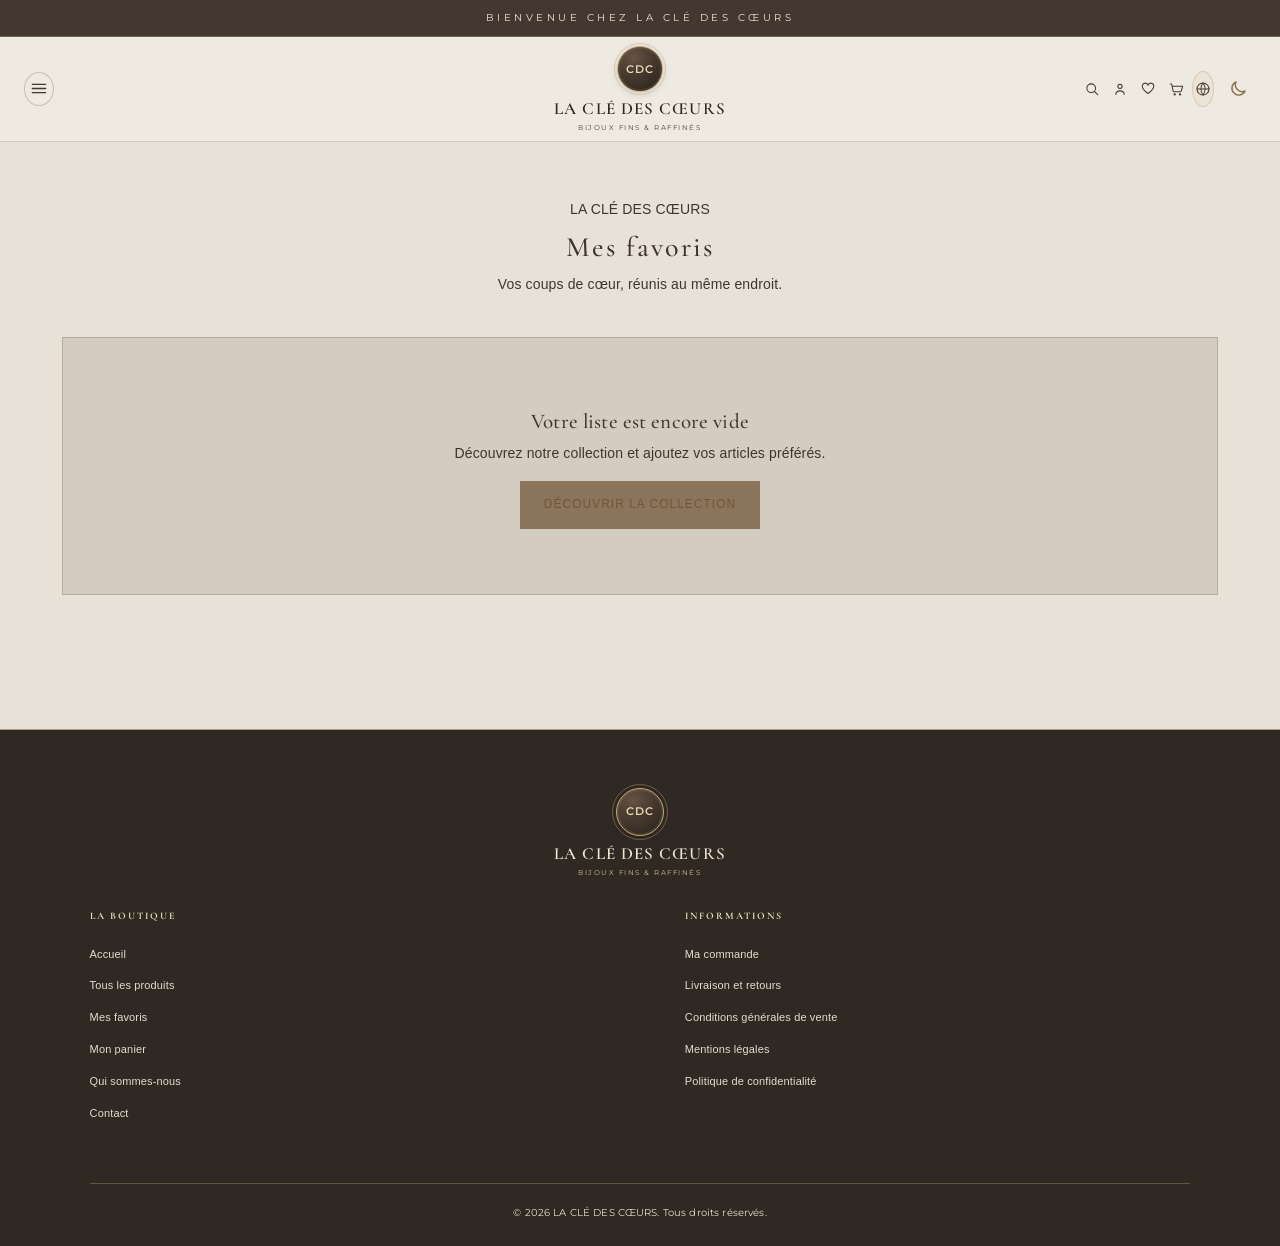
<file: favoris.html>
<!DOCTYPE html>
<html lang="fr">
<head>
  <meta charset="UTF-8">
  <meta name="viewport" content="width=device-width, initial-scale=1.0">
  <meta name="description" content="Retrouvez votre sélection de bijoux et montres favoris chez LA CLÉ DES CŒURS.">
  <title>Mes favoris | LA CLÉ DES CŒURS</title>
  <link rel="stylesheet" href="styles.css?v=zone-tactile-20261107-35">

  <style>
    .favorites-page {
      max-width: 1200px;
      margin: 55px auto;
      padding: 0 22px 70px;
    }

    .favorites-heading {
      text-align: center;
      margin-bottom: 40px;
    }

    .favorites-heading h1 {
      font-family: Georgia, serif;
      font-weight: 400;
      letter-spacing: 2px;
    }

    .favorites-heading p {
      color: #827466;
      font-size: 14px;
    }

    .favorites-grid {
      display: grid;
      grid-template-columns: repeat(3, minmax(0, 1fr));
      gap: 25px;
    }

    .favorite-card {
      background: #fff;
      border: 1px solid #eee6dc;
      padding-bottom: 18px;
    }

    .favorite-image {
      height: 230px;
      background: #f4f0e9;
      display: flex;
      align-items: center;
      justify-content: center;
      color: #9a8977;
      overflow: hidden;
    }

    .favorite-image img {
      width: 100%;
      height: 100%;
      object-fit: contain;
    }

    .favorite-info {
      padding: 15px;
    }

    .favorite-info h2 {
      font-family: Georgia, serif;
      font-size: 17px;
      font-weight: 400;
      margin: 0 0 8px;
    }

    .favorite-price {
      color: #806b54;
      font-weight: 600;
      margin: 10px 0;
    }

    .favorite-actions {
      display: flex;
      gap: 8px;
      margin-top: 15px;
    }

    .favorite-actions button {
      flex: 1;
      padding: 11px 8px;
      cursor: pointer;
      border: 1px solid #9b856d;
      font-size: 11px;
      letter-spacing: .5px;
    }

    .add-cart {
      background: #8b745c;
      color: white;
    }

    .remove-favorite {
      background: white;
      color: #6e5b49;
    }

    .empty-favorites {
      text-align: center;
      padding: 65px 20px;
      background: #faf8f4;
      border: 1px solid #eee6dc;
    }

    .empty-favorites h2 {
      font-family: Georgia, serif;
      font-weight: 400;
    }

    .empty-favorites a {
      display: inline-block;
      margin-top: 15px;
      padding: 13px 24px;
      background: #8b745c;
      color: white;
      text-decoration: none;
      font-size: 12px;
      letter-spacing: 1px;
    }

    @media (max-width: 800px) {
      .favorites-grid {
        grid-template-columns: repeat(2, minmax(0, 1fr));
      }
    }

    @media (max-width: 520px) {
      .favorites-grid {
        grid-template-columns: 1fr;
      }

      .favorite-image {
        height: 250px;
      }
    }
  
    .header-cart-icon { width: 22px; height: 22px; display: inline-block; vertical-align: middle; }
  </style>
  <link rel="preconnect" href="https://fonts.googleapis.com">
  <link rel="preconnect" href="https://fonts.gstatic.com" crossorigin>
  <link href="https://fonts.googleapis.com/css2?family=Cormorant+Garamond:wght@400;500;600;700&family=Montserrat:wght@300;400;500;600&display=swap" rel="stylesheet">
</head>

<body>
  <div class="announcement">BIENVENUE CHEZ LA CLÉ DES CŒURS</div>
  <header class="header">
    <button class="menu-button" id="menuButton" type="button" aria-label="Ouvrir le menu" aria-expanded="false" aria-controls="mainNav"><svg viewBox="0 0 24 24" aria-hidden="true"><path d="M4 7h16M4 12h16M4 17h16"/></svg></button>
<a href="index.html" class="brand brand-home-link" title="Retour à l’accueil" aria-label="LA CLÉ DES CŒURS — Accueil">
      <span class="brand-monogram" aria-label="CDC"><span class="brand-initials">CDC</span></span>
      <span class="brand-name">LA CLÉ DES CŒURS</span>
      <span class="brand-tagline">BIJOUX FINS &amp; RAFFINÉS</span>
      
    </a>
    <div class="header-actions">
      <a class="header-search-link" href="catalogue.html" aria-label="Rechercher" title="Rechercher"><svg viewBox="0 0 24 24" aria-hidden="true" fill="none" stroke="currentColor" stroke-width="1.6" stroke-linecap="round" stroke-linejoin="round"><circle cx="10.8" cy="10.8" r="6.5"/><path d="m16 16 4.5 4.5"/></svg></a>
      <a href="compte.html" aria-label="Mon compte" title="Mon compte"><svg viewBox="0 0 24 24" aria-hidden="true" fill="none" stroke="currentColor" stroke-width="1.6" stroke-linecap="round" stroke-linejoin="round"><circle cx="12" cy="8" r="3.2"/><path d="M5.5 20c.7-3.4 3-5.2 6.5-5.2s5.8 1.8 6.5 5.2"/></svg></a>
      <a href="favoris.html" aria-label="Favoris"><svg viewBox="0 0 24 24" aria-hidden="true" fill="none" stroke="currentColor" stroke-width="1.6" stroke-linecap="round" stroke-linejoin="round"><path d="M20.4 8.8c0 4.2-8.4 10-8.4 10S3.6 13 3.6 8.8A4.3 4.3 0 0 1 12 6.5a4.3 4.3 0 0 1 8.4 2.3Z"/></svg></a>
      <a href="panier.html" aria-label="Panier"><svg class="header-cart-icon" viewBox="0 0 24 24" fill="none" stroke="currentColor" stroke-width="1.7" stroke-linecap="round" stroke-linejoin="round" aria-hidden="true"><path d="M3 4h2l2.2 11.2a2 2 0 0 0 2 1.6h8.9a2 2 0 0 0 1.9-1.4L22 8H6"></path><circle cx="10" cy="20" r="1"></circle><circle cx="18" cy="20" r="1"></circle></svg></a>
    </div>
  </header>
  <nav class="main-nav" id="mainNav" aria-label="Navigation principale">
  <a href="index.html">Accueil</a>
  <a href="catalogue.html?categorie=homme">Montres homme</a>
  <a href="catalogue.html?categorie=femme">Montres femme</a>
  <a href="catalogue.html?categorie=accessoires">Accessoires et bracelets</a>
  <a href="catalogue.html?categorie=ap-swatch">AP x Swatch</a>
  <a href="catalogue.html">Tout le catalogue</a>
  <a href="qui-sommes-nous.html">Qui sommes-nous</a>
  <a href="contact.html">Contact</a>
</nav>


  <main class="favorites-page">

    <header class="favorites-heading">
      <p>LA CLÉ DES CŒURS</p>
      <h1>Mes favoris</h1>
      <p>Vos coups de cœur, réunis au même endroit.</p>
    </header>

    <div id="favoritesContainer"></div>

  </main>

  <script>
    const FAVORITES_KEY = "cdc_favorites";
    const CART_KEY = "cdc_cart";

    function getFavorites() {
      try {
        const data = JSON.parse(localStorage.getItem(FAVORITES_KEY) || "[]");
        return Array.isArray(data) ? data : [];
      } catch {
        return [];
      }
    }

    function saveFavorites(items) {
      localStorage.setItem(FAVORITES_KEY, JSON.stringify(items));
    }

    function getCart() {
      try {
        const data = JSON.parse(localStorage.getItem(CART_KEY) || "[]");
        return Array.isArray(data) ? data : [];
      } catch {
        return [];
      }
    }

    function saveCart(items) {
      localStorage.setItem(CART_KEY, JSON.stringify(items));
    }

    function formatPrice(price) {
      return Number(price).toLocaleString("fr-FR", {
        style: "currency",
        currency: "EUR"
      });
    }

    function renderFavorites() {
      const favorites = getFavorites();
      const container = document.getElementById("favoritesContainer");

      container.replaceChildren();

      if (favorites.length === 0) {
        const empty = document.createElement("div");
        empty.className = "empty-favorites";

        const heading = document.createElement("h2");
        heading.textContent = "Votre liste est encore vide";

        const message = document.createElement("p");
        message.textContent = "Découvrez notre collection et ajoutez vos articles préférés.";

        const link = document.createElement("a");
        link.href = "catalogue.html";
        link.textContent = "DÉCOUVRIR LA COLLECTION";

        empty.append(heading, message, link);
        container.appendChild(empty);
        return;
      }

      const grid = document.createElement("div");
      grid.className = "favorites-grid";

      favorites.forEach((product, index) => {
        const card = document.createElement("article");
        card.className = "favorite-card";

        const imageArea = document.createElement("div");
        imageArea.className = "favorite-image";

        if (product.image) {
          const image = document.createElement("img");
          image.src = product.image;
          image.alt = product.name || "Article favori";
          imageArea.appendChild(image);
        } else {
          imageArea.textContent = "LA CLÉ DES CŒURS";
        }

        const info = document.createElement("div");
        info.className = "favorite-info";

        const name = document.createElement("h2");
        name.textContent = product.name || "Article";

        const price = document.createElement("p");
        price.className = "favorite-price";

        const numericPrice = Number(product.price);
        price.textContent = Number.isFinite(numericPrice)
          ? formatPrice(numericPrice)
          : "Prix à confirmer";

        const actions = document.createElement("div");
        actions.className = "favorite-actions";

        const addButton = document.createElement("button");
        addButton.className = "add-cart";
        addButton.textContent = "AJOUTER AU PANIER";
        addButton.addEventListener("click", () => addToCart(product));

        const removeButton = document.createElement("button");
        removeButton.className = "remove-favorite";
        removeButton.textContent = "RETIRER";
        removeButton.addEventListener("click", () => removeFavorite(index));

        actions.append(addButton, removeButton);
        info.append(name, price, actions);
        card.append(imageArea, info);
        grid.appendChild(card);
      });

      container.appendChild(grid);
    }

    function addToCart(product) {
      const price = Number(product.price);

      if (!Number.isFinite(price) || price < 0) {
        alert("Le prix de cet article doit être vérifié avant l'ajout au panier.");
        return;
      }

      const cart = getCart();
      const existing = cart.find(item => String(item.id || "") === String(product.id || "") && item.name === product.name);

      if (existing) {
        existing.quantity = Number(existing.quantity || 0) + 1;
      } else {
        cart.push({
          id: product.id || "",
          name: product.name || "Article",
          price: price,
          quantity: 1,
          image: product.image || ""
        });
      }

      saveCart(cart);
      alert("Article ajouté au panier.");
    }

    function removeFavorite(index) {
      const favorites = getFavorites();
      favorites.splice(index, 1);
      saveFavorites(favorites);
      renderFavorites();
    }

    renderFavorites();
  </script>

  <script src="langue.js?v=theme-icone-espace-20261107-8"></script>

<script id="cdc-active-navigation-20261107">
(() => {
 const page=(location.pathname.split("/").pop()||"index.html").toLowerCase();
 if(page==="index.html"&&location.hash==="#searchForm"){const searchInput=document.getElementById("searchInput");if(searchInput)searchInput.focus();}
 const targets={"compte.html":"compte","favoris.html":"favoris","panier.html":"panier"};
 document.querySelectorAll(".header-actions a").forEach(link=>{const href=(link.getAttribute("href")||"").split("?")[0].toLowerCase();const key=targets[page];if(key&&href===key+".html")link.setAttribute("aria-current","page");});
 document.querySelectorAll(".main-nav a").forEach(link=>{const href=(link.getAttribute("href")||"").split("?")[0].toLowerCase();if(href===page||(page==="produit.html"&&href==="catalogue.html"))link.setAttribute("aria-current","page");});
 const search=document.querySelector(".header-search-form");if(search){const input=search.querySelector("input");if(input){input.addEventListener("focus",()=>search.setAttribute("aria-current","page"));input.addEventListener("blur",()=>search.removeAttribute("aria-current"));}}
})();
</script>
<script id="cdc-universal-navigation">
(() => {
  const button = document.getElementById("menuButton");
  const nav = document.getElementById("mainNav");
  if (button && nav && !button.dataset.cdcMenuReady) {
    button.dataset.cdcMenuReady = "true";
    button.addEventListener("click", () => {
      const open = nav.classList.toggle("is-open");
      button.setAttribute("aria-expanded", String(open));
      button.setAttribute("aria-label", open ? "Fermer le menu" : "Ouvrir le menu");
      button.innerHTML = open
        ? '<svg viewBox="0 0 24 24" aria-hidden="true"><path d="m6 6 12 12M18 6 6 18"/></svg>'
        : '<svg viewBox="0 0 24 24" aria-hidden="true"><path d="M4 7h16M4 12h16M4 17h16"/></svg>';
    });
    nav.querySelectorAll("a").forEach(link => link.addEventListener("click", () => {
      nav.classList.remove("is-open");
      button.setAttribute("aria-expanded","false");
      button.setAttribute("aria-label","Ouvrir le menu");
    }));
  }
})();
</script>

<script id="cdc-page-location-20261107">
(function(){
  const path=(location.pathname.split("/").pop()||"index.html").toLowerCase();
  const params=new URLSearchParams(location.search);
  const category=(params.get("categorie")||params.get("category")||"").toLowerCase();
  const labels={
    "index.html":"Accueil","catalogue.html":"Tout le catalogue","produit.html":"Fiche produit",
    "panier.html":"Mon panier","commande.html":"Finaliser ma commande","compte.html":"Mon compte",
    "favoris.html":"Mes favoris","contact.html":"Contact","qui-sommes-nous.html":"Qui sommes-nous",
    "conditions-generales.html":"Conditions générales de vente","confidentialite.html":"Politique de confidentialité",
    "livraison-retours.html":"Livraison et retours","mentions-legales.html":"Mentions légales"
  };
  const categoryLabels={homme:"Montres homme",femme:"Montres femme",accessoires:"Accessoires et bracelets",bracelets:"Accessoires et bracelets",ap:"AP x Swatch", "ap-swatch":"AP x Swatch"};
  const links=[...document.querySelectorAll(".main-nav a")];
  let currentLabel=labels[path]||"Page";
  if(path==="catalogue.html"&&categoryLabels[category]) currentLabel=categoryLabels[category];
  links.forEach(link=>{
    const href=(link.getAttribute("href")||"").toLowerCase();
    let active=false;
    if(path==="index.html") active=href==="index.html";
    else if(path==="catalogue.html"&&categoryLabels[category]){
      active=href.includes("categorie="+encodeURIComponent(category)) ||
        (category==="bracelets"&&href.includes("categorie=accessoires"));
    } else if(path==="catalogue.html") active=href==="catalogue.html";
    else if(path==="produit.html") active=href.startsWith("catalogue.html");
    else active=href.split("?")[0]===path;
    if(active){link.setAttribute("aria-current","page");link.classList.add("is-current");}
    else {link.removeAttribute("aria-current");link.classList.remove("is-current");}
  });
})();
</script>
</body>
</html>
</file>
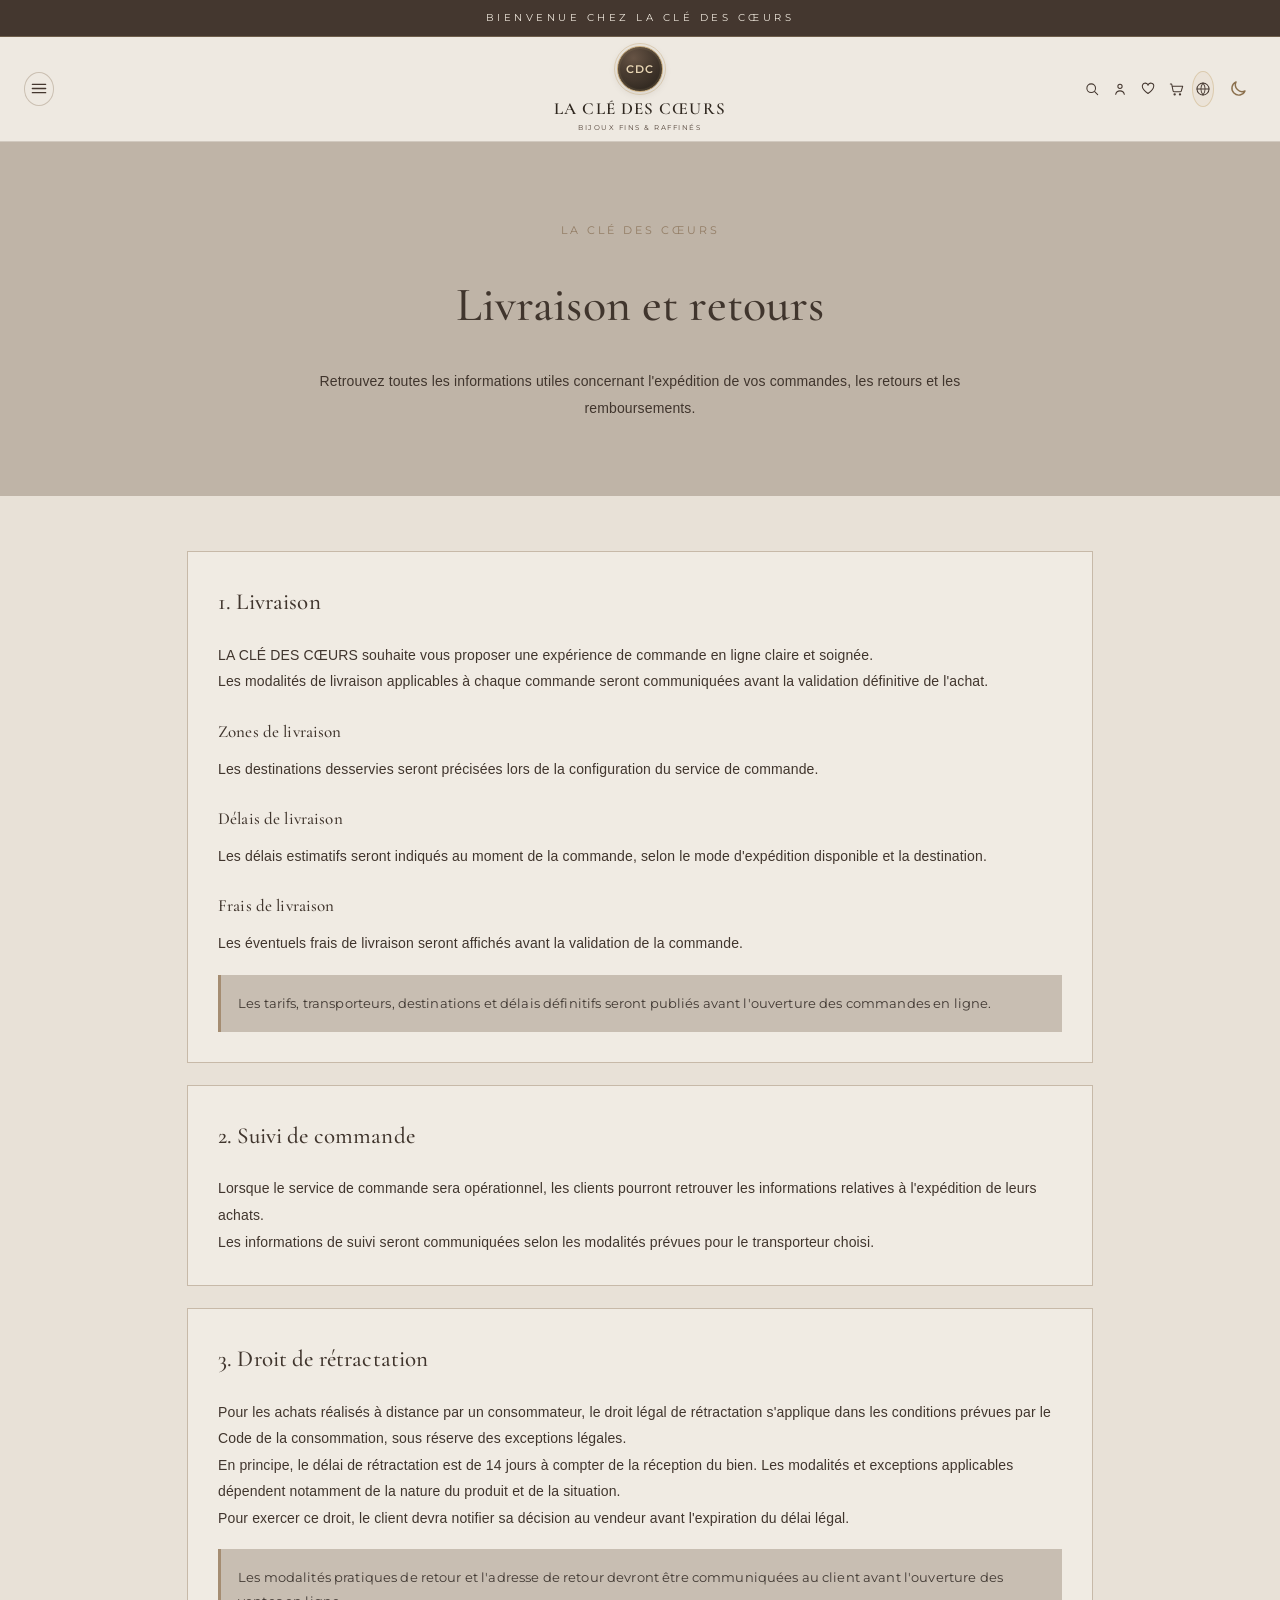
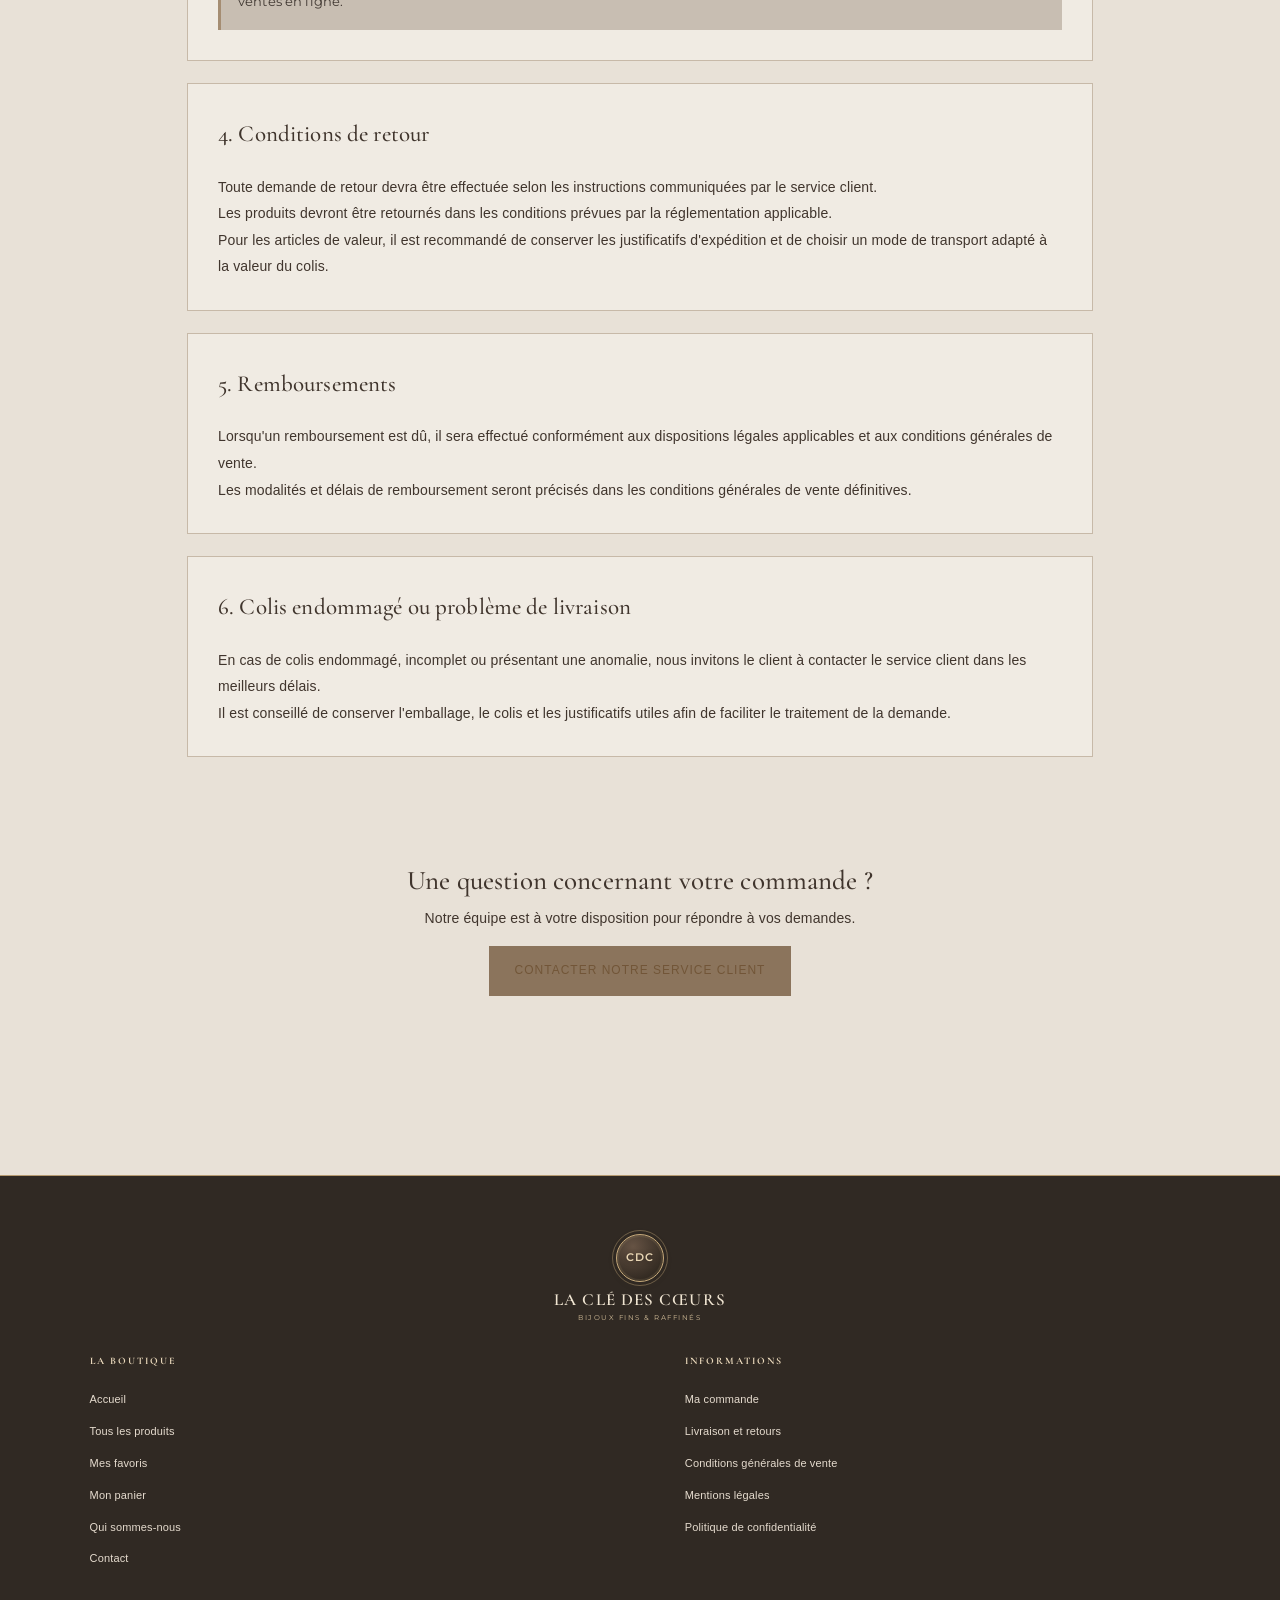
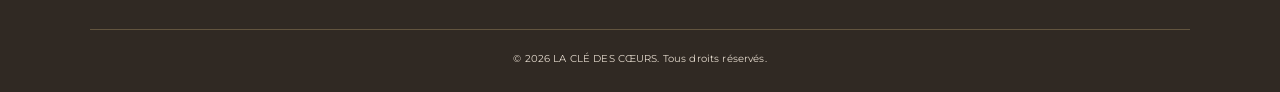
<file: livraison-retours.html>
<!DOCTYPE html>
<html lang="fr">
<head>
  <meta charset="UTF-8">
  <meta name="viewport" content="width=device-width, initial-scale=1.0">

  <meta name="description" content="Consultez les informations relatives à la livraison, aux retours et aux remboursements de LA CLÉ DES CŒURS.">

  <title>Livraison et retours | LA CLÉ DES CŒURS</title>

  <link rel="stylesheet" href="styles.css?v=zone-tactile-20261107-35">

  <style>
    .delivery-page {
      background: #faf8f4;
      color: #51463b;
      padding-bottom: 70px;
    }

    .delivery-hero {
      background: #f1ece4;
      text-align: center;
      padding: 75px 20px;
    }

    .delivery-hero span {
      font-size: 11px;
      letter-spacing: 3px;
      color: #927c64;
    }

    .delivery-hero h1 {
      font-family: Georgia, serif;
      font-size: clamp(32px, 5vw, 48px);
      font-weight: 400;
      margin: 20px 0;
    }

    .delivery-hero p {
      max-width: 650px;
      margin: auto;
      color: #76695d;
      line-height: 1.9;
      font-size: 14px;
    }

    .delivery-container {
      max-width: 950px;
      margin: 55px auto;
      padding: 0 22px;
    }

    .delivery-section {
      background: #fff;
      border: 1px solid #e9e1d6;
      padding: 30px;
      margin-bottom: 22px;
    }

    .delivery-section h2 {
      font-family: Georgia, serif;
      font-size: 23px;
      font-weight: 400;
      color: #806b54;
      margin: 0 0 18px;
    }

    .delivery-section h3 {
      font-family: Georgia, serif;
      font-size: 17px;
      font-weight: 400;
      margin: 22px 0 8px;
    }

    .delivery-section p,
    .delivery-section li {
      color: #75695e;
      font-size: 14px;
      line-height: 1.9;
    }

    .delivery-section ul {
      padding-left: 20px;
    }

    .delivery-note {
      padding: 17px;
      background: #f5f0e8;
      border-left: 3px solid #a58d72;
      margin-top: 18px;
      color: #6e5b49;
      font-size: 13px;
      line-height: 1.8;
    }

    .delivery-contact {
      text-align: center;
      padding: 45px 20px;
      background: #eee6dc;
    }

    .delivery-contact h2 {
      font-family: Georgia, serif;
      font-weight: 400;
      font-size: 27px;
    }

    .delivery-contact p {
      color: #76695d;
      font-size: 14px;
      line-height: 1.8;
    }

    .delivery-contact a {
      display: inline-block;
      margin-top: 15px;
      padding: 14px 26px;
      background: #8b745c;
      color: white;
      text-decoration: none;
      font-size: 12px;
      letter-spacing: 1px;
    }

    @media (max-width: 600px) {
      .delivery-hero {
        padding: 55px 18px;
      }

      .delivery-section {
        padding: 22px;
      }

      .delivery-container {
        margin: 35px auto;
      }
    }
  
    .header-cart-icon { width: 22px; height: 22px; display: inline-block; vertical-align: middle; }
  </style>
  <link rel="stylesheet" href="styles.css?v=zone-tactile-20261107-35">
  <link rel="preconnect" href="https://fonts.googleapis.com">
  <link rel="preconnect" href="https://fonts.gstatic.com" crossorigin>
  <link href="https://fonts.googleapis.com/css2?family=Cormorant+Garamond:wght@400;500;600;700&family=Montserrat:wght@300;400;500;600&display=swap" rel="stylesheet">
</head>

<body>
  <div class="announcement">BIENVENUE CHEZ LA CLÉ DES CŒURS</div>
  <header class="header">
    <button class="menu-button" id="menuButton" type="button" aria-label="Ouvrir le menu" aria-expanded="false" aria-controls="mainNav"><svg viewBox="0 0 24 24" aria-hidden="true"><path d="M4 7h16M4 12h16M4 17h16"/></svg></button>
<a href="index.html" class="brand brand-home-link" title="Retour à l’accueil" aria-label="LA CLÉ DES CŒURS — Accueil">
      <span class="brand-monogram" aria-label="CDC"><span class="brand-initials">CDC</span></span>
      <span class="brand-name">LA CLÉ DES CŒURS</span>
      <span class="brand-tagline">BIJOUX FINS &amp; RAFFINÉS</span>
      
    </a>
    <div class="header-actions">
      <a class="header-search-link" href="catalogue.html" aria-label="Rechercher" title="Rechercher"><svg viewBox="0 0 24 24" aria-hidden="true" fill="none" stroke="currentColor" stroke-width="1.6" stroke-linecap="round" stroke-linejoin="round"><circle cx="10.8" cy="10.8" r="6.5"/><path d="m16 16 4.5 4.5"/></svg></a>
      <a href="compte.html" aria-label="Mon compte" title="Mon compte"><svg viewBox="0 0 24 24" aria-hidden="true" fill="none" stroke="currentColor" stroke-width="1.6" stroke-linecap="round" stroke-linejoin="round"><circle cx="12" cy="8" r="3.2"/><path d="M5.5 20c.7-3.4 3-5.2 6.5-5.2s5.8 1.8 6.5 5.2"/></svg></a>
      <a href="favoris.html" aria-label="Favoris"><svg viewBox="0 0 24 24" aria-hidden="true" fill="none" stroke="currentColor" stroke-width="1.6" stroke-linecap="round" stroke-linejoin="round"><path d="M20.4 8.8c0 4.2-8.4 10-8.4 10S3.6 13 3.6 8.8A4.3 4.3 0 0 1 12 6.5a4.3 4.3 0 0 1 8.4 2.3Z"/></svg></a>
      <a href="panier.html" aria-label="Panier"><svg class="header-cart-icon" viewBox="0 0 24 24" fill="none" stroke="currentColor" stroke-width="1.7" stroke-linecap="round" stroke-linejoin="round" aria-hidden="true"><path d="M3 4h2l2.2 11.2a2 2 0 0 0 2 1.6h8.9a2 2 0 0 0 1.9-1.4L22 8H6"></path><circle cx="10" cy="20" r="1"></circle><circle cx="18" cy="20" r="1"></circle></svg></a>
    </div>
  </header>
  <nav class="main-nav" id="mainNav" aria-label="Navigation principale">
  <a href="index.html">Accueil</a>
  <a href="catalogue.html?categorie=homme">Montres homme</a>
  <a href="catalogue.html?categorie=femme">Montres femme</a>
  <a href="catalogue.html?categorie=accessoires">Accessoires et bracelets</a>
  <a href="catalogue.html?categorie=ap-swatch">AP x Swatch</a>
  <a href="catalogue.html">Tout le catalogue</a>
  <a href="qui-sommes-nous.html">Qui sommes-nous</a>
  <a href="contact.html">Contact</a>
</nav>


  <main class="delivery-page">

    <header class="delivery-hero">
      <span>LA CLÉ DES CŒURS</span>
      <h1>Livraison et retours</h1>
      <p>
        Retrouvez toutes les informations utiles concernant
        l'expédition de vos commandes, les retours et les remboursements.
      </p>
    </header>

    <div class="delivery-container">

      <section class="delivery-section">
        <h2>1. Livraison</h2>

        <p>
          LA CLÉ DES CŒURS souhaite vous proposer une expérience
          de commande en ligne claire et soignée.
        </p>

        <p>
          Les modalités de livraison applicables à chaque commande
          seront communiquées avant la validation définitive de l'achat.
        </p>

        <h3>Zones de livraison</h3>
        <p>
          Les destinations desservies seront précisées lors de la
          configuration du service de commande.
        </p>

        <h3>Délais de livraison</h3>
        <p>
          Les délais estimatifs seront indiqués au moment de la commande,
          selon le mode d'expédition disponible et la destination.
        </p>

        <h3>Frais de livraison</h3>
        <p>
          Les éventuels frais de livraison seront affichés avant
          la validation de la commande.
        </p>

        <div class="delivery-note">
          Les tarifs, transporteurs, destinations et délais définitifs
          seront publiés avant l'ouverture des commandes en ligne.
        </div>
      </section>

      <section class="delivery-section">
        <h2>2. Suivi de commande</h2>

        <p>
          Lorsque le service de commande sera opérationnel, les clients
          pourront retrouver les informations relatives à l'expédition
          de leurs achats.
        </p>

        <p>
          Les informations de suivi seront communiquées selon les
          modalités prévues pour le transporteur choisi.
        </p>
      </section>

      <section class="delivery-section">
        <h2>3. Droit de rétractation</h2>

        <p>
          Pour les achats réalisés à distance par un consommateur,
          le droit légal de rétractation s'applique dans les conditions
          prévues par le Code de la consommation, sous réserve des
          exceptions légales.
        </p>

        <p>
          En principe, le délai de rétractation est de 14 jours à compter
          de la réception du bien. Les modalités et exceptions applicables
          dépendent notamment de la nature du produit et de la situation.
        </p>

        <p>
          Pour exercer ce droit, le client devra notifier sa décision
          au vendeur avant l'expiration du délai légal.
        </p>

        <div class="delivery-note">
          Les modalités pratiques de retour et l'adresse de retour
          devront être communiquées au client avant l'ouverture
          des ventes en ligne.
        </div>
      </section>

      <section class="delivery-section">
        <h2>4. Conditions de retour</h2>

        <p>
          Toute demande de retour devra être effectuée selon les
          instructions communiquées par le service client.
        </p>

        <p>
          Les produits devront être retournés dans les conditions
          prévues par la réglementation applicable.
        </p>

        <p>
          Pour les articles de valeur, il est recommandé de conserver
          les justificatifs d'expédition et de choisir un mode de transport
          adapté à la valeur du colis.
        </p>
      </section>

      <section class="delivery-section">
        <h2>5. Remboursements</h2>

        <p>
          Lorsqu'un remboursement est dû, il sera effectué conformément
          aux dispositions légales applicables et aux conditions générales
          de vente.
        </p>

        <p>
          Les modalités et délais de remboursement seront précisés
          dans les conditions générales de vente définitives.
        </p>
      </section>

      <section class="delivery-section">
        <h2>6. Colis endommagé ou problème de livraison</h2>

        <p>
          En cas de colis endommagé, incomplet ou présentant une anomalie,
          nous invitons le client à contacter le service client dans
          les meilleurs délais.
        </p>

        <p>
          Il est conseillé de conserver l'emballage, le colis et les
          justificatifs utiles afin de faciliter le traitement de la demande.
        </p>
      </section>

    </div>

    <section class="delivery-contact">
      <h2>Une question concernant votre commande ?</h2>

      <p>
        Notre équipe est à votre disposition pour répondre
        à vos demandes.
      </p>

      <a href="contact.html">CONTACTER NOTRE SERVICE CLIENT</a>
    </section>

  </main>

  <script src="langue.js?v=theme-icone-espace-20261107-8"></script>

<script id="cdc-active-navigation-20261107">
(() => {
 const page=(location.pathname.split("/").pop()||"index.html").toLowerCase();
 if(page==="index.html"&&location.hash==="#searchForm"){const searchInput=document.getElementById("searchInput");if(searchInput)searchInput.focus();}
 const targets={"compte.html":"compte","favoris.html":"favoris","panier.html":"panier"};
 document.querySelectorAll(".header-actions a").forEach(link=>{const href=(link.getAttribute("href")||"").split("?")[0].toLowerCase();const key=targets[page];if(key&&href===key+".html")link.setAttribute("aria-current","page");});
 document.querySelectorAll(".main-nav a").forEach(link=>{const href=(link.getAttribute("href")||"").split("?")[0].toLowerCase();if(href===page||(page==="produit.html"&&href==="catalogue.html"))link.setAttribute("aria-current","page");});
 const search=document.querySelector(".header-search-form");if(search){const input=search.querySelector("input");if(input){input.addEventListener("focus",()=>search.setAttribute("aria-current","page"));input.addEventListener("blur",()=>search.removeAttribute("aria-current"));}}
})();
</script>
<script id="cdc-universal-navigation">
(() => {
  const button = document.getElementById("menuButton");
  const nav = document.getElementById("mainNav");
  if (button && nav && !button.dataset.cdcMenuReady) {
    button.dataset.cdcMenuReady = "true";
    button.addEventListener("click", () => {
      const open = nav.classList.toggle("is-open");
      button.setAttribute("aria-expanded", String(open));
      button.setAttribute("aria-label", open ? "Fermer le menu" : "Ouvrir le menu");
      button.innerHTML = open
        ? '<svg viewBox="0 0 24 24" aria-hidden="true"><path d="m6 6 12 12M18 6 6 18"/></svg>'
        : '<svg viewBox="0 0 24 24" aria-hidden="true"><path d="M4 7h16M4 12h16M4 17h16"/></svg>';
    });
    nav.querySelectorAll("a").forEach(link => link.addEventListener("click", () => {
      nav.classList.remove("is-open");
      button.setAttribute("aria-expanded","false");
      button.setAttribute("aria-label","Ouvrir le menu");
    }));
  }
})();
</script>

<script id="cdc-page-location-20261107">
(function(){
 const path=(location.pathname.split("/").pop()||"index.html").toLowerCase();
 const params=new URLSearchParams(location.search);
 const category=(params.get("categorie")||params.get("category")||"").toLowerCase();
 const labels={"index.html":"Accueil","catalogue.html":"Tout le catalogue","produit.html":"Fiche produit","panier.html":"Mon panier","commande.html":"Finaliser ma commande","compte.html":"Mon compte","favoris.html":"Mes favoris","contact.html":"Contact","qui-sommes-nous.html":"Qui sommes-nous","conditions-generales.html":"Conditions générales de vente","confidentialite.html":"Politique de confidentialité","livraison-retours.html":"Livraison et retours","mentions-legales.html":"Mentions légales"};
 const cats={homme:"Montres homme",femme:"Montres femme",accessoires:"Accessoires et bracelets",bracelets:"Accessoires et bracelets",ap:"AP x Swatch", "ap-swatch":"AP x Swatch"};
 let label=path==="catalogue.html"&&cats[category]?cats[category]:(labels[path]||"Page");
 document.querySelectorAll(".main-nav a").forEach(a=>{
  const href=(a.getAttribute("href")||"").toLowerCase();let active=false;
  if(path==="index.html")active=href==="index.html";
  else if(path==="catalogue.html"&&cats[category])active=href.includes("categorie="+encodeURIComponent(category))||(category==="bracelets"&&href.includes("categorie=accessoires"));
  else if(path==="catalogue.html")active=href==="catalogue.html";
  else if(path==="produit.html")active=href.startsWith("catalogue.html");
  else active=href.split("?")[0]===path;
  if(active){a.setAttribute("aria-current","page");a.classList.add("is-current");}
  else{a.removeAttribute("aria-current");a.classList.remove("is-current");}
 });
})();
</script>
</body>
</html>
</file>
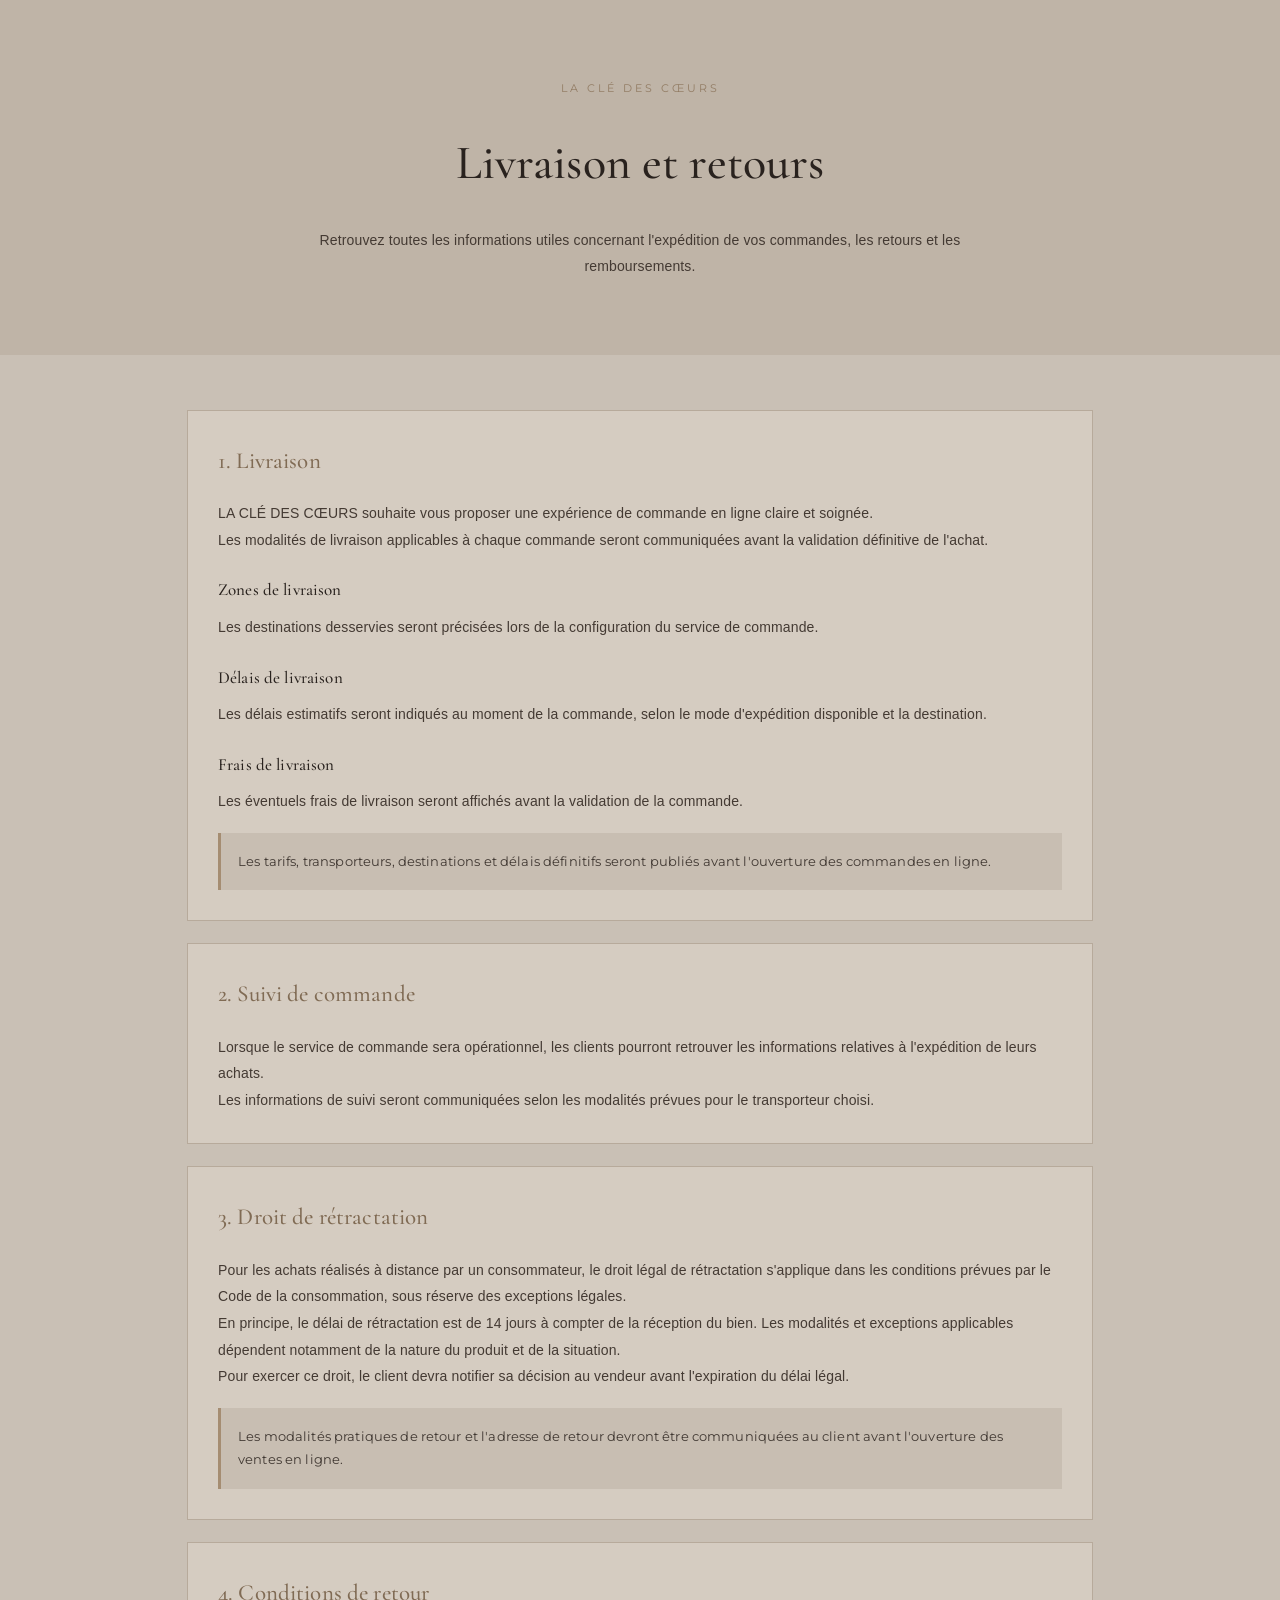
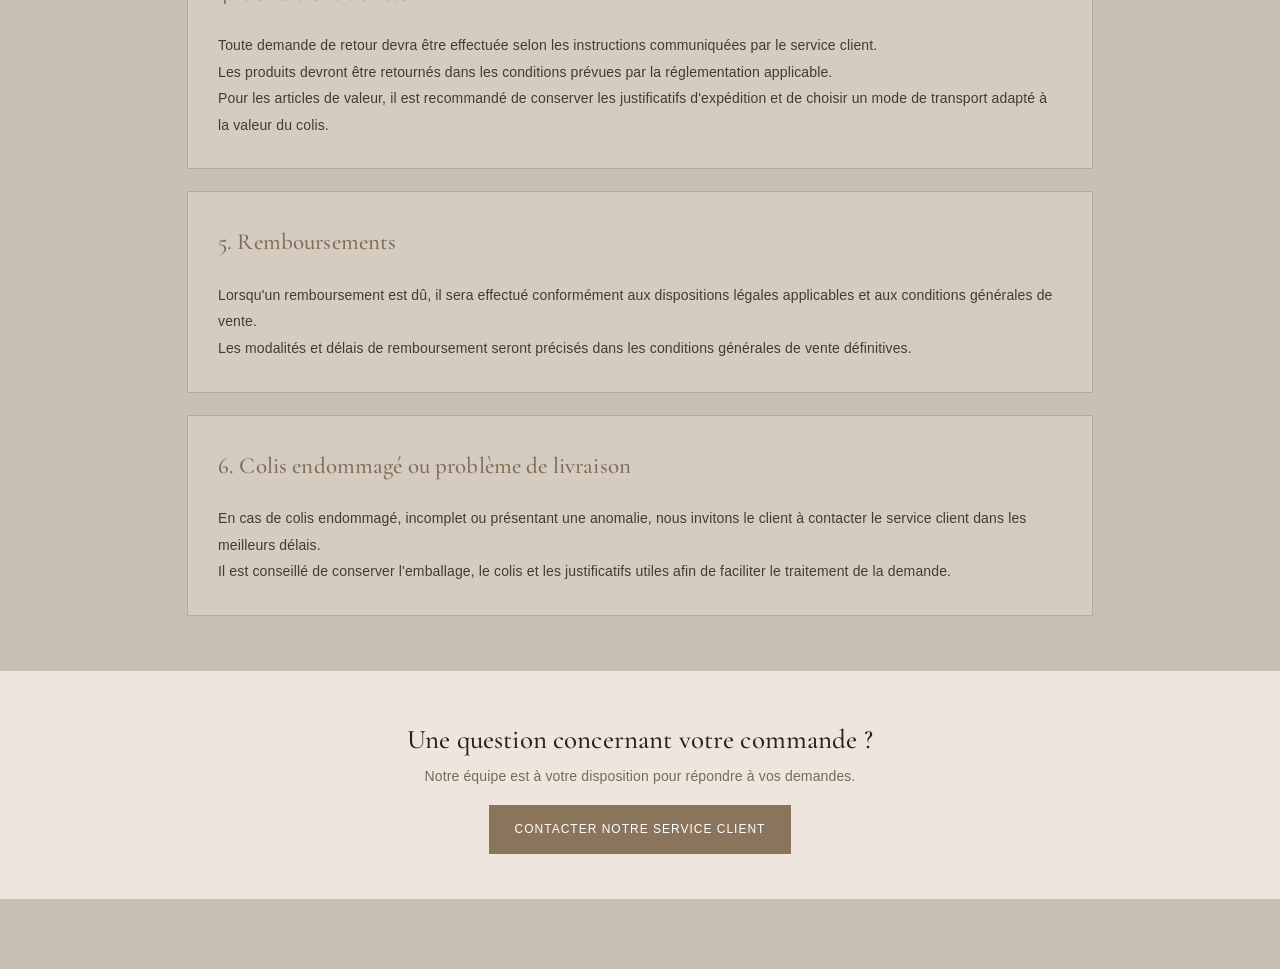
<file: livraisons-retours.html>
<!DOCTYPE html>
<html lang="fr">
<head>
  <meta charset="UTF-8">
  <meta name="viewport" content="width=device-width, initial-scale=1.0">

  <meta name="description" content="Consultez les informations relatives à la livraison, aux retours et aux remboursements de LA CLÉ DES CŒURS.">

  <title>Livraison et retours | LA CLÉ DES CŒURS</title>

  <link rel="stylesheet" href="styles.css">

  <style>
    .delivery-page {
      background: #faf8f4;
      color: #51463b;
      padding-bottom: 70px;
    }

    .delivery-hero {
      background: #f1ece4;
      text-align: center;
      padding: 75px 20px;
    }

    .delivery-hero span {
      font-size: 11px;
      letter-spacing: 3px;
      color: #927c64;
    }

    .delivery-hero h1 {
      font-family: Georgia, serif;
      font-size: clamp(32px, 5vw, 48px);
      font-weight: 400;
      margin: 20px 0;
    }

    .delivery-hero p {
      max-width: 650px;
      margin: auto;
      color: #76695d;
      line-height: 1.9;
      font-size: 14px;
    }

    .delivery-container {
      max-width: 950px;
      margin: 55px auto;
      padding: 0 22px;
    }

    .delivery-section {
      background: #fff;
      border: 1px solid #e9e1d6;
      padding: 30px;
      margin-bottom: 22px;
    }

    .delivery-section h2 {
      font-family: Georgia, serif;
      font-size: 23px;
      font-weight: 400;
      color: #806b54;
      margin: 0 0 18px;
    }

    .delivery-section h3 {
      font-family: Georgia, serif;
      font-size: 17px;
      font-weight: 400;
      margin: 22px 0 8px;
    }

    .delivery-section p,
    .delivery-section li {
      color: #75695e;
      font-size: 14px;
      line-height: 1.9;
    }

    .delivery-section ul {
      padding-left: 20px;
    }

    .delivery-note {
      padding: 17px;
      background: #f5f0e8;
      border-left: 3px solid #a58d72;
      margin-top: 18px;
      color: #6e5b49;
      font-size: 13px;
      line-height: 1.8;
    }

    .delivery-contact {
      text-align: center;
      padding: 45px 20px;
      background: #eee6dc;
    }

    .delivery-contact h2 {
      font-family: Georgia, serif;
      font-weight: 400;
      font-size: 27px;
    }

    .delivery-contact p {
      color: #76695d;
      font-size: 14px;
      line-height: 1.8;
    }

    .delivery-contact a {
      display: inline-block;
      margin-top: 15px;
      padding: 14px 26px;
      background: #8b745c;
      color: white;
      text-decoration: none;
      font-size: 12px;
      letter-spacing: 1px;
    }

    @media (max-width: 600px) {
      .delivery-hero {
        padding: 55px 18px;
      }

      .delivery-section {
        padding: 22px;
      }

      .delivery-container {
        margin: 35px auto;
      }
    }
  </style>
</head>

<body>

  <main class="delivery-page">

    <header class="delivery-hero">
      <span>LA CLÉ DES CŒURS</span>
      <h1>Livraison et retours</h1>
      <p>
        Retrouvez toutes les informations utiles concernant
        l'expédition de vos commandes, les retours et les remboursements.
      </p>
    </header>

    <div class="delivery-container">

      <section class="delivery-section">
        <h2>1. Livraison</h2>

        <p>
          LA CLÉ DES CŒURS souhaite vous proposer une expérience
          de commande en ligne claire et soignée.
        </p>

        <p>
          Les modalités de livraison applicables à chaque commande
          seront communiquées avant la validation définitive de l'achat.
        </p>

        <h3>Zones de livraison</h3>
        <p>
          Les destinations desservies seront précisées lors de la
          configuration du service de commande.
        </p>

        <h3>Délais de livraison</h3>
        <p>
          Les délais estimatifs seront indiqués au moment de la commande,
          selon le mode d'expédition disponible et la destination.
        </p>

        <h3>Frais de livraison</h3>
        <p>
          Les éventuels frais de livraison seront affichés avant
          la validation de la commande.
        </p>

        <div class="delivery-note">
          Les tarifs, transporteurs, destinations et délais définitifs
          seront publiés avant l'ouverture des commandes en ligne.
        </div>
      </section>

      <section class="delivery-section">
        <h2>2. Suivi de commande</h2>

        <p>
          Lorsque le service de commande sera opérationnel, les clients
          pourront retrouver les informations relatives à l'expédition
          de leurs achats.
        </p>

        <p>
          Les informations de suivi seront communiquées selon les
          modalités prévues pour le transporteur choisi.
        </p>
      </section>

      <section class="delivery-section">
        <h2>3. Droit de rétractation</h2>

        <p>
          Pour les achats réalisés à distance par un consommateur,
          le droit légal de rétractation s'applique dans les conditions
          prévues par le Code de la consommation, sous réserve des
          exceptions légales.
        </p>

        <p>
          En principe, le délai de rétractation est de 14 jours à compter
          de la réception du bien. Les modalités et exceptions applicables
          dépendent notamment de la nature du produit et de la situation.
        </p>

        <p>
          Pour exercer ce droit, le client devra notifier sa décision
          au vendeur avant l'expiration du délai légal.
        </p>

        <div class="delivery-note">
          Les modalités pratiques de retour et l'adresse de retour
          devront être communiquées au client avant l'ouverture
          des ventes en ligne.
        </div>
      </section>

      <section class="delivery-section">
        <h2>4. Conditions de retour</h2>

        <p>
          Toute demande de retour devra être effectuée selon les
          instructions communiquées par le service client.
        </p>

        <p>
          Les produits devront être retournés dans les conditions
          prévues par la réglementation applicable.
        </p>

        <p>
          Pour les articles de valeur, il est recommandé de conserver
          les justificatifs d'expédition et de choisir un mode de transport
          adapté à la valeur du colis.
        </p>
      </section>

      <section class="delivery-section">
        <h2>5. Remboursements</h2>

        <p>
          Lorsqu'un remboursement est dû, il sera effectué conformément
          aux dispositions légales applicables et aux conditions générales
          de vente.
        </p>

        <p>
          Les modalités et délais de remboursement seront précisés
          dans les conditions générales de vente définitives.
        </p>
      </section>

      <section class="delivery-section">
        <h2>6. Colis endommagé ou problème de livraison</h2>

        <p>
          En cas de colis endommagé, incomplet ou présentant une anomalie,
          nous invitons le client à contacter le service client dans
          les meilleurs délais.
        </p>

        <p>
          Il est conseillé de conserver l'emballage, le colis et les
          justificatifs utiles afin de faciliter le traitement de la demande.
        </p>
      </section>

    </div>

    <section class="delivery-contact">
      <h2>Une question concernant votre commande ?</h2>

      <p>
        Notre équipe est à votre disposition pour répondre
        à vos demandes.
      </p>

      <a href="contact.html">CONTACTER NOTRE SERVICE CLIENT</a>
    </section>

  </main>

</body>
</html>
</file>
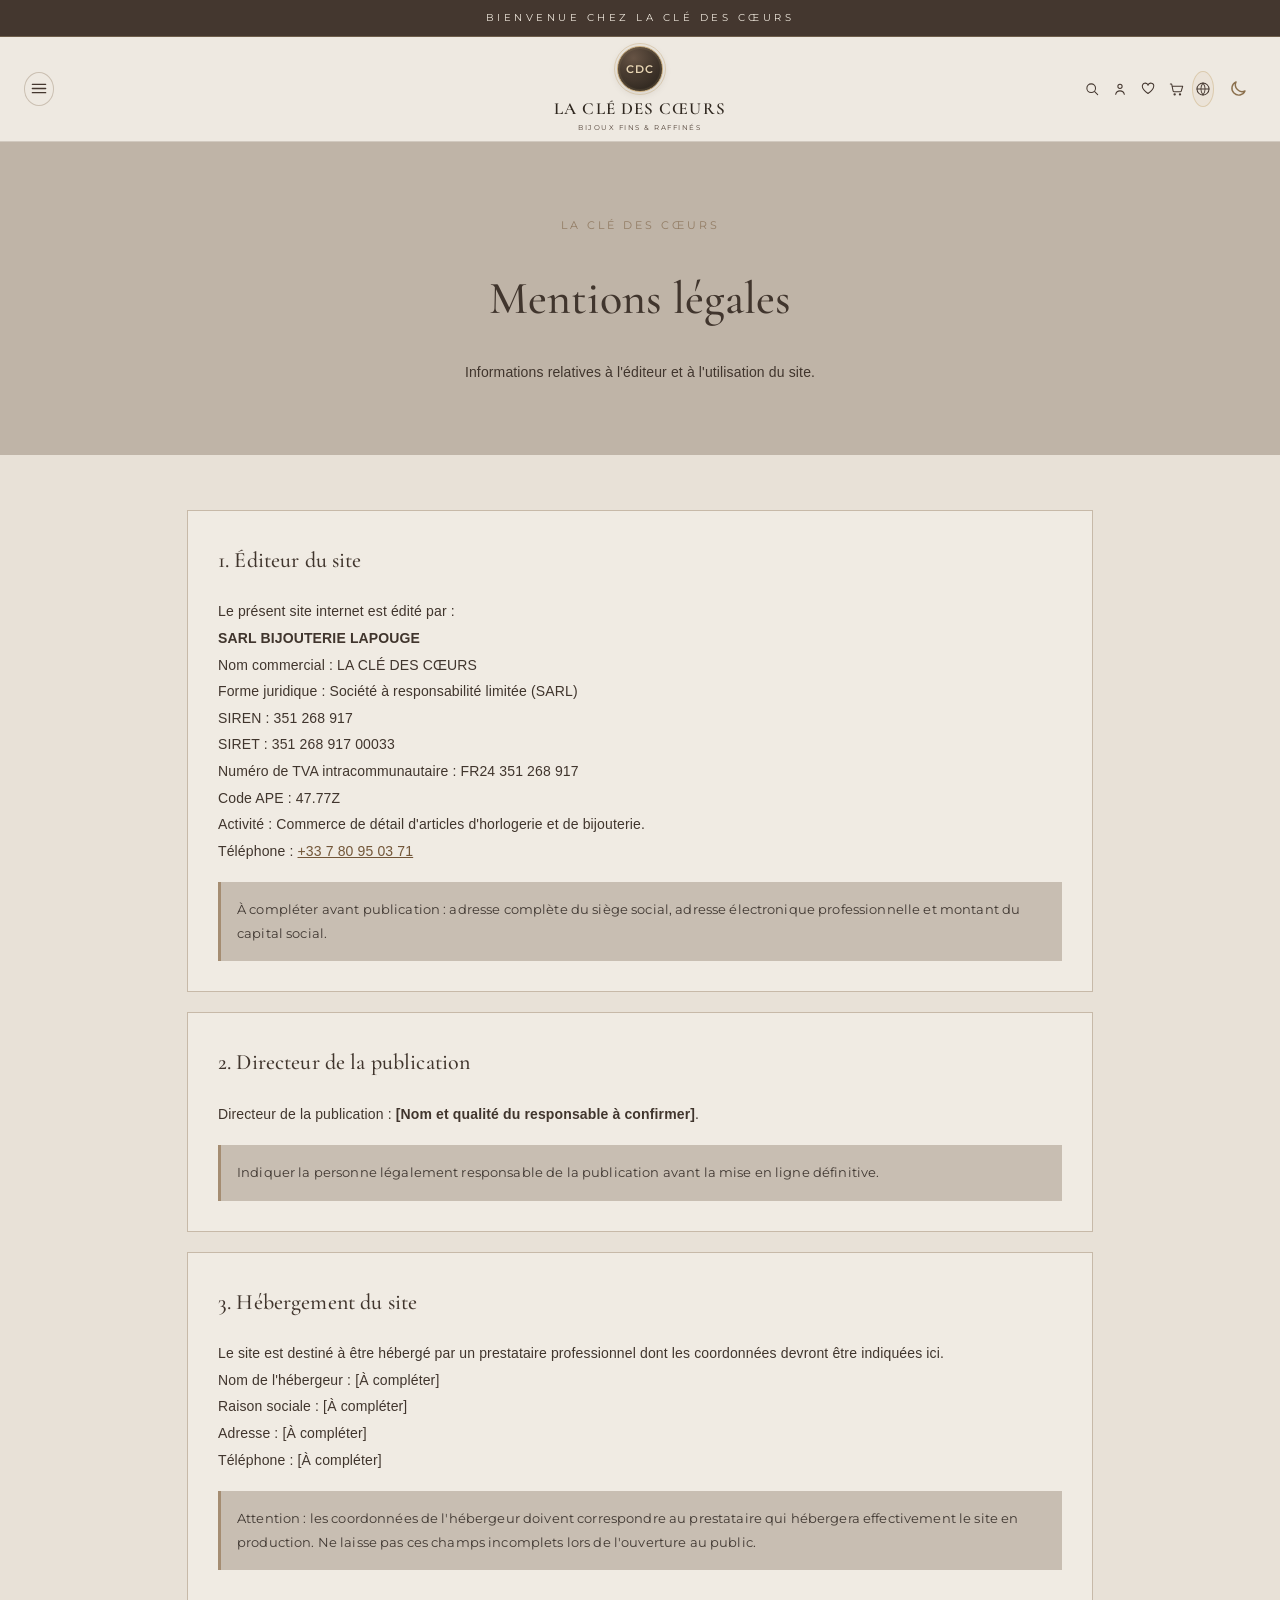
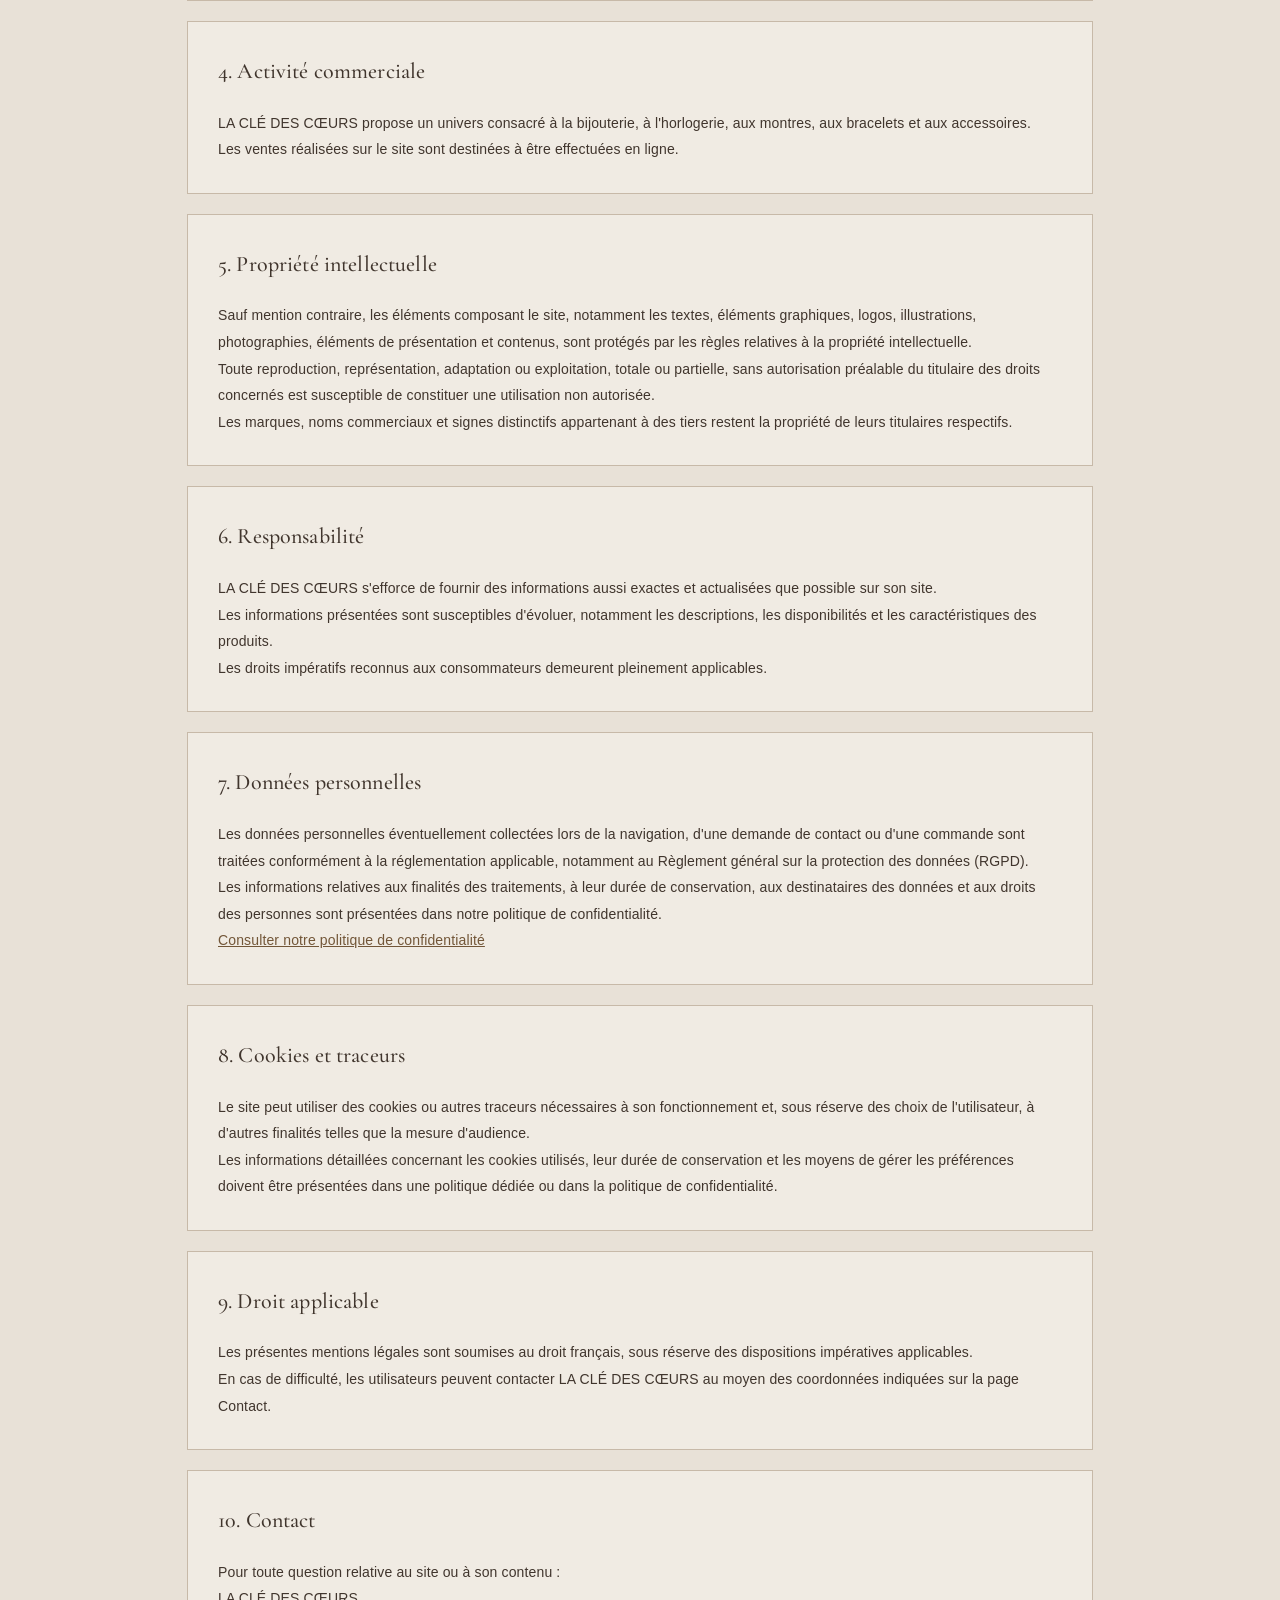
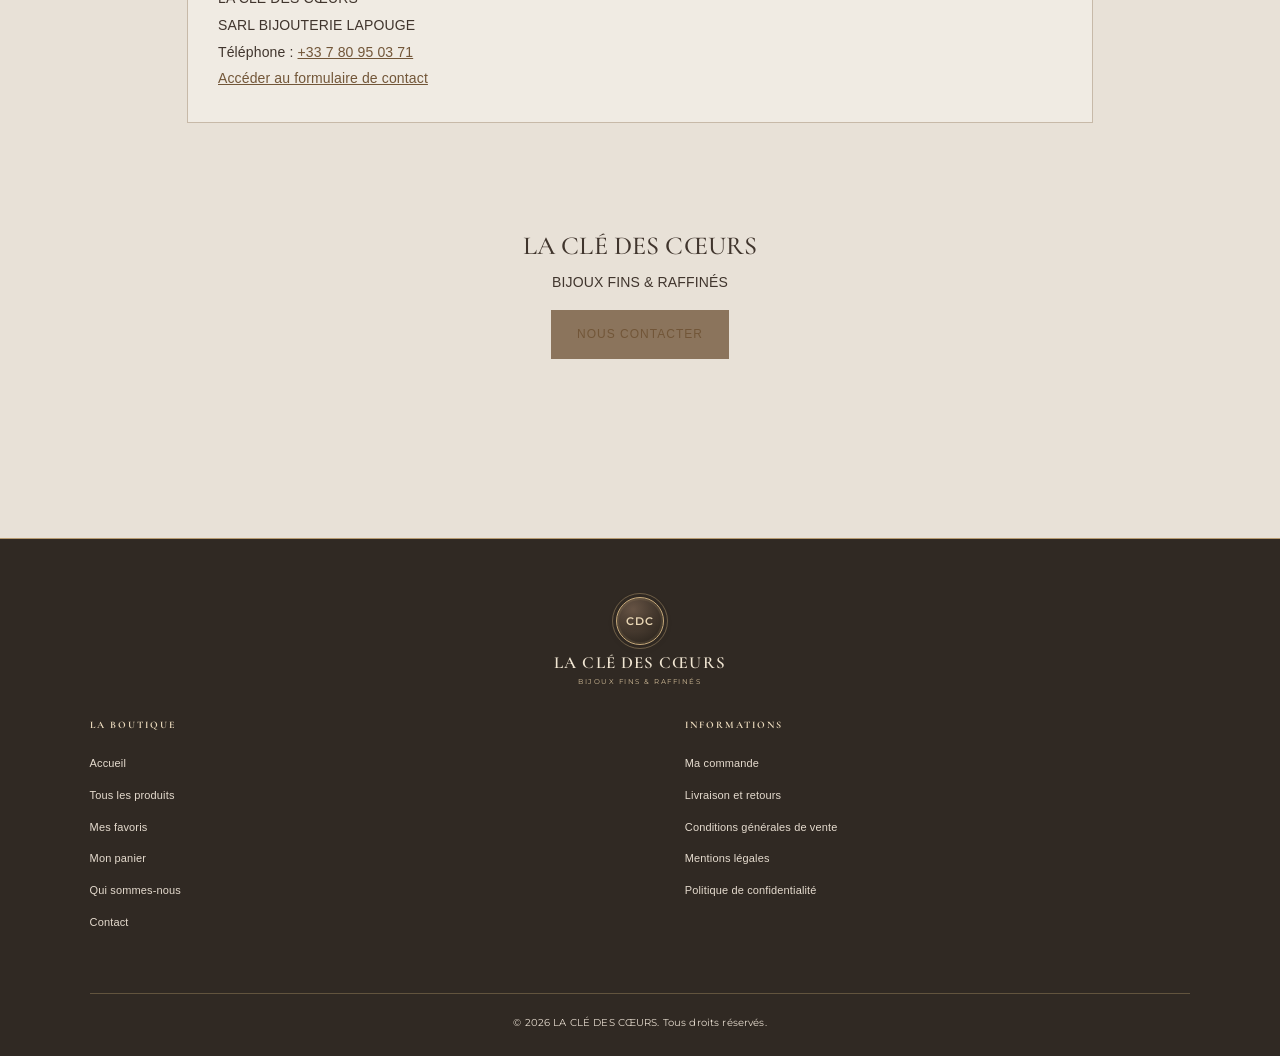
<file: mentions-legales.html>
<!DOCTYPE html>
<html lang="fr">
<head>
  <meta charset="UTF-8">
  <meta name="viewport" content="width=device-width, initial-scale=1.0">

  <meta name="description" content="Mentions légales du site LA CLÉ DES CŒURS.">

  <title>Mentions légales | LA CLÉ DES CŒURS</title>

  <link rel="stylesheet" href="styles.css?v=zone-tactile-20261107-35">

  <style>
    .legal-page {
      background: #faf8f4;
      color: #51463b;
      padding-bottom: 70px;
    }

    .legal-hero {
      text-align: center;
      background: #f1ece4;
      padding: 70px 20px;
    }

    .legal-hero span {
      color: #927c64;
      font-size: 11px;
      letter-spacing: 3px;
    }

    .legal-hero h1 {
      font-family: Georgia, serif;
      font-size: clamp(32px, 5vw, 46px);
      font-weight: 400;
      margin: 20px 0;
    }

    .legal-hero p {
      color: #76695d;
      font-size: 14px;
    }

    .legal-container {
      max-width: 950px;
      margin: 55px auto;
      padding: 0 22px;
    }

    .legal-section {
      background: white;
      border: 1px solid #e9e1d6;
      padding: 30px;
      margin-bottom: 20px;
    }

    .legal-section h2 {
      font-family: Georgia, serif;
      font-size: 22px;
      font-weight: 400;
      color: #806b54;
      margin: 0 0 18px;
    }

    .legal-section p,
    .legal-section li {
      color: #75695e;
      font-size: 14px;
      line-height: 1.9;
    }

    .legal-section ul {
      padding-left: 20px;
    }

    .legal-section a {
      color: #806b54;
      text-decoration: underline;
    }

    .legal-warning {
      background: #f5f0e8;
      border-left: 3px solid #a58d72;
      padding: 16px;
      margin-top: 18px;
      color: #6e5b49;
      font-size: 13px;
      line-height: 1.8;
    }

    .legal-contact {
      text-align: center;
      padding: 45px 20px;
      background: #eee6dc;
    }

    .legal-contact h2 {
      font-family: Georgia, serif;
      font-weight: 400;
      font-size: 26px;
    }

    .legal-contact p {
      color: #76695d;
      line-height: 1.8;
    }

    .legal-contact a {
      display: inline-block;
      margin-top: 15px;
      padding: 14px 26px;
      background: #8b745c;
      color: white;
      text-decoration: none;
      font-size: 12px;
      letter-spacing: 1px;
    }

    @media (max-width: 600px) {
      .legal-hero {
        padding: 55px 18px;
      }

      .legal-section {
        padding: 22px;
      }

      .legal-container {
        margin: 35px auto;
      }
    }
  </style>
<style>.header-cart-icon{width:22px;height:22px;display:inline-block;vertical-align:middle}</style>
  <link rel="stylesheet" href="styles.css?v=zone-tactile-20261107-35">
  <link rel="preconnect" href="https://fonts.googleapis.com">
  <link rel="preconnect" href="https://fonts.gstatic.com" crossorigin>
  <link href="https://fonts.googleapis.com/css2?family=Cormorant+Garamond:wght@400;500;600;700&family=Montserrat:wght@300;400;500;600&display=swap" rel="stylesheet">
</head>

<body>
  <div class="announcement">BIENVENUE CHEZ LA CLÉ DES CŒURS</div>
  <header class="header">
    <button class="menu-button" id="menuButton" type="button" aria-label="Ouvrir le menu" aria-expanded="false" aria-controls="mainNav"><svg viewBox="0 0 24 24" aria-hidden="true"><path d="M4 7h16M4 12h16M4 17h16"/></svg></button>
<a href="index.html" class="brand brand-home-link" title="Retour à l’accueil" aria-label="LA CLÉ DES CŒURS — Accueil">
      <span class="brand-monogram" aria-label="CDC"><span class="brand-initials">CDC</span></span>
      <span class="brand-name">LA CLÉ DES CŒURS</span>
      <span class="brand-tagline">BIJOUX FINS &amp; RAFFINÉS</span>
      
    </a>
    <div class="header-actions">
      <a class="header-search-link" href="catalogue.html" aria-label="Rechercher" title="Rechercher"><svg viewBox="0 0 24 24" aria-hidden="true" fill="none" stroke="currentColor" stroke-width="1.6" stroke-linecap="round" stroke-linejoin="round"><circle cx="10.8" cy="10.8" r="6.5"/><path d="m16 16 4.5 4.5"/></svg></a>
      <a href="compte.html" aria-label="Mon compte" title="Mon compte"><svg viewBox="0 0 24 24" aria-hidden="true" fill="none" stroke="currentColor" stroke-width="1.6" stroke-linecap="round" stroke-linejoin="round"><circle cx="12" cy="8" r="3.2"/><path d="M5.5 20c.7-3.4 3-5.2 6.5-5.2s5.8 1.8 6.5 5.2"/></svg></a>
      <a href="favoris.html" aria-label="Favoris"><svg viewBox="0 0 24 24" aria-hidden="true" fill="none" stroke="currentColor" stroke-width="1.6" stroke-linecap="round" stroke-linejoin="round"><path d="M20.4 8.8c0 4.2-8.4 10-8.4 10S3.6 13 3.6 8.8A4.3 4.3 0 0 1 12 6.5a4.3 4.3 0 0 1 8.4 2.3Z"/></svg></a>
      <a href="panier.html" aria-label="Panier"><svg class="header-cart-icon" viewBox="0 0 24 24" fill="none" stroke="currentColor" stroke-width="1.7" stroke-linecap="round" stroke-linejoin="round" aria-hidden="true"><path d="M3 4h2l2.2 11.2a2 2 0 0 0 2 1.6h8.9a2 2 0 0 0 1.9-1.4L22 8H6"></path><circle cx="10" cy="20" r="1"></circle><circle cx="18" cy="20" r="1"></circle></svg></a>
    </div>
  </header>
  <nav class="main-nav" id="mainNav" aria-label="Navigation principale">
  <a href="index.html">Accueil</a>
  <a href="catalogue.html?categorie=homme">Montres homme</a>
  <a href="catalogue.html?categorie=femme">Montres femme</a>
  <a href="catalogue.html?categorie=accessoires">Accessoires et bracelets</a>
  <a href="catalogue.html?categorie=ap-swatch">AP x Swatch</a>
  <a href="catalogue.html">Tout le catalogue</a>
  <a href="qui-sommes-nous.html">Qui sommes-nous</a>
  <a href="contact.html">Contact</a>
</nav>


<main class="legal-page">

  <header class="legal-hero">
    <span>LA CLÉ DES CŒURS</span>
    <h1>Mentions légales</h1>
    <p>Informations relatives à l'éditeur et à l'utilisation du site.</p>
  </header>

  <div class="legal-container">

    <section class="legal-section">
      <h2>1. Éditeur du site</h2>

      <p>
        Le présent site internet est édité par :
      </p>

      <p>
        <strong>SARL BIJOUTERIE LAPOUGE</strong><br>
        Nom commercial : LA CLÉ DES CŒURS<br>
        Forme juridique : Société à responsabilité limitée (SARL)<br>
        SIREN : 351 268 917<br>
        SIRET : 351 268 917 00033<br>
        Numéro de TVA intracommunautaire : FR24 351 268 917<br>
        Code APE : 47.77Z<br>
        Activité : Commerce de détail d'articles d'horlogerie
        et de bijouterie.
      </p>

      <p>
        Téléphone :
        <a href="tel:+33780950371">+33 7 80 95 03 71</a>
      </p>

      <div class="legal-warning">
        À compléter avant publication : adresse complète du siège
        social, adresse électronique professionnelle et montant
        du capital social.
      </div>
    </section>

    <section class="legal-section">
      <h2>2. Directeur de la publication</h2>

      <p>
        Directeur de la publication :
        <strong>[Nom et qualité du responsable à confirmer]</strong>.
      </p>

      <div class="legal-warning">
        Indiquer la personne légalement responsable de la publication
        avant la mise en ligne définitive.
      </div>
    </section>

    <section class="legal-section">
      <h2>3. Hébergement du site</h2>

      <p>
        Le site est destiné à être hébergé par un prestataire
        professionnel dont les coordonnées devront être indiquées ici.
      </p>

      <p>
        Nom de l'hébergeur : [À compléter]<br>
        Raison sociale : [À compléter]<br>
        Adresse : [À compléter]<br>
        Téléphone : [À compléter]
      </p>

      <div class="legal-warning">
        Attention : les coordonnées de l'hébergeur doivent correspondre
        au prestataire qui hébergera effectivement le site en production.
        Ne laisse pas ces champs incomplets lors de l'ouverture au public.
      </div>
    </section>

    <section class="legal-section">
      <h2>4. Activité commerciale</h2>

      <p>
        LA CLÉ DES CŒURS propose un univers consacré à la bijouterie,
        à l'horlogerie, aux montres, aux bracelets et aux accessoires.
      </p>

      <p>
        Les ventes réalisées sur le site sont destinées à être
        effectuées en ligne.
      </p>
    </section>

    <section class="legal-section">
      <h2>5. Propriété intellectuelle</h2>

      <p>
        Sauf mention contraire, les éléments composant le site,
        notamment les textes, éléments graphiques, logos, illustrations,
        photographies, éléments de présentation et contenus,
        sont protégés par les règles relatives à la propriété
        intellectuelle.
      </p>

      <p>
        Toute reproduction, représentation, adaptation ou exploitation,
        totale ou partielle, sans autorisation préalable du titulaire
        des droits concernés est susceptible de constituer une
        utilisation non autorisée.
      </p>

      <p>
        Les marques, noms commerciaux et signes distinctifs appartenant
        à des tiers restent la propriété de leurs titulaires respectifs.
      </p>
    </section>

    <section class="legal-section">
      <h2>6. Responsabilité</h2>

      <p>
        LA CLÉ DES CŒURS s'efforce de fournir des informations aussi
        exactes et actualisées que possible sur son site.
      </p>

      <p>
        Les informations présentées sont susceptibles d'évoluer,
        notamment les descriptions, les disponibilités et les
        caractéristiques des produits.
      </p>

      <p>
        Les droits impératifs reconnus aux consommateurs demeurent
        pleinement applicables.
      </p>
    </section>

    <section class="legal-section">
      <h2>7. Données personnelles</h2>

      <p>
        Les données personnelles éventuellement collectées lors
        de la navigation, d'une demande de contact ou d'une commande
        sont traitées conformément à la réglementation applicable,
        notamment au Règlement général sur la protection des données
        (RGPD).
      </p>

      <p>
        Les informations relatives aux finalités des traitements,
        à leur durée de conservation, aux destinataires des données
        et aux droits des personnes sont présentées dans notre
        politique de confidentialité.
      </p>

      <p>
        <a href="confidentialite.html">
          Consulter notre politique de confidentialité
        </a>
      </p>
    </section>

    <section class="legal-section">
      <h2>8. Cookies et traceurs</h2>

      <p>
        Le site peut utiliser des cookies ou autres traceurs nécessaires
        à son fonctionnement et, sous réserve des choix de l'utilisateur,
        à d'autres finalités telles que la mesure d'audience.
      </p>

      <p>
        Les informations détaillées concernant les cookies utilisés,
        leur durée de conservation et les moyens de gérer les préférences
        doivent être présentées dans une politique dédiée ou dans
        la politique de confidentialité.
      </p>
    </section>

    <section class="legal-section">
      <h2>9. Droit applicable</h2>

      <p>
        Les présentes mentions légales sont soumises au droit français,
        sous réserve des dispositions impératives applicables.
      </p>

      <p>
        En cas de difficulté, les utilisateurs peuvent contacter
        LA CLÉ DES CŒURS au moyen des coordonnées indiquées sur
        la page Contact.
      </p>
    </section>

    <section class="legal-section">
      <h2>10. Contact</h2>

      <p>
        Pour toute question relative au site ou à son contenu :
      </p>

      <p>
        LA CLÉ DES CŒURS<br>
        SARL BIJOUTERIE LAPOUGE<br>
        Téléphone :
        <a href="tel:+33780950371">+33 7 80 95 03 71</a>
      </p>

      <p>
        <a href="contact.html">Accéder au formulaire de contact</a>
      </p>
    </section>

  </div>

  <section class="legal-contact">
    <h2>LA CLÉ DES CŒURS</h2>
    <p>BIJOUX FINS &amp; RAFFINÉS</p>
    <a href="contact.html">NOUS CONTACTER</a>
  </section>

</main>

  <script src="langue.js?v=theme-icone-espace-20261107-8"></script>

<script id="cdc-active-navigation-20261107">
(() => {
 const page=(location.pathname.split("/").pop()||"index.html").toLowerCase();
 if(page==="index.html"&&location.hash==="#searchForm"){const searchInput=document.getElementById("searchInput");if(searchInput)searchInput.focus();}
 const targets={"compte.html":"compte","favoris.html":"favoris","panier.html":"panier"};
 document.querySelectorAll(".header-actions a").forEach(link=>{const href=(link.getAttribute("href")||"").split("?")[0].toLowerCase();const key=targets[page];if(key&&href===key+".html")link.setAttribute("aria-current","page");});
 document.querySelectorAll(".main-nav a").forEach(link=>{const href=(link.getAttribute("href")||"").split("?")[0].toLowerCase();if(href===page||(page==="produit.html"&&href==="catalogue.html"))link.setAttribute("aria-current","page");});
 const search=document.querySelector(".header-search-form");if(search){const input=search.querySelector("input");if(input){input.addEventListener("focus",()=>search.setAttribute("aria-current","page"));input.addEventListener("blur",()=>search.removeAttribute("aria-current"));}}
})();
</script>
<script id="cdc-universal-navigation">
(() => {
 const button=document.getElementById("menuButton"),nav=document.getElementById("mainNav");
 if(button&&nav&&!button.dataset.cdcMenuReady){
  button.dataset.cdcMenuReady="true";
  button.addEventListener("click",()=>{
   const open=nav.classList.toggle("is-open");
   button.setAttribute("aria-expanded",String(open));
   button.setAttribute("aria-label",open?"Fermer le menu":"Ouvrir le menu");
  });
  nav.querySelectorAll("a").forEach(a=>a.addEventListener("click",()=>nav.classList.remove("is-open")));
 }
})();
</script>

<script id="cdc-page-location-20261107">
(function(){
 const path=(location.pathname.split("/").pop()||"index.html").toLowerCase();
 const params=new URLSearchParams(location.search);
 const category=(params.get("categorie")||params.get("category")||"").toLowerCase();
 const labels={"index.html":"Accueil","catalogue.html":"Tout le catalogue","produit.html":"Fiche produit","panier.html":"Mon panier","commande.html":"Finaliser ma commande","compte.html":"Mon compte","favoris.html":"Mes favoris","contact.html":"Contact","qui-sommes-nous.html":"Qui sommes-nous","conditions-generales.html":"Conditions générales de vente","confidentialite.html":"Politique de confidentialité","livraison-retours.html":"Livraison et retours","mentions-legales.html":"Mentions légales"};
 const cats={homme:"Montres homme",femme:"Montres femme",accessoires:"Accessoires et bracelets",bracelets:"Accessoires et bracelets",ap:"AP x Swatch", "ap-swatch":"AP x Swatch"};
 let label=path==="catalogue.html"&&cats[category]?cats[category]:(labels[path]||"Page");
 document.querySelectorAll(".main-nav a").forEach(a=>{
  const href=(a.getAttribute("href")||"").toLowerCase();let active=false;
  if(path==="index.html")active=href==="index.html";
  else if(path==="catalogue.html"&&cats[category])active=href.includes("categorie="+encodeURIComponent(category))||(category==="bracelets"&&href.includes("categorie=accessoires"));
  else if(path==="catalogue.html")active=href==="catalogue.html";
  else if(path==="produit.html")active=href.startsWith("catalogue.html");
  else active=href.split("?")[0]===path;
  if(active){a.setAttribute("aria-current","page");a.classList.add("is-current");}
  else{a.removeAttribute("aria-current");a.classList.remove("is-current");}
 });
})();
</script>
</body>
</html>
</file>
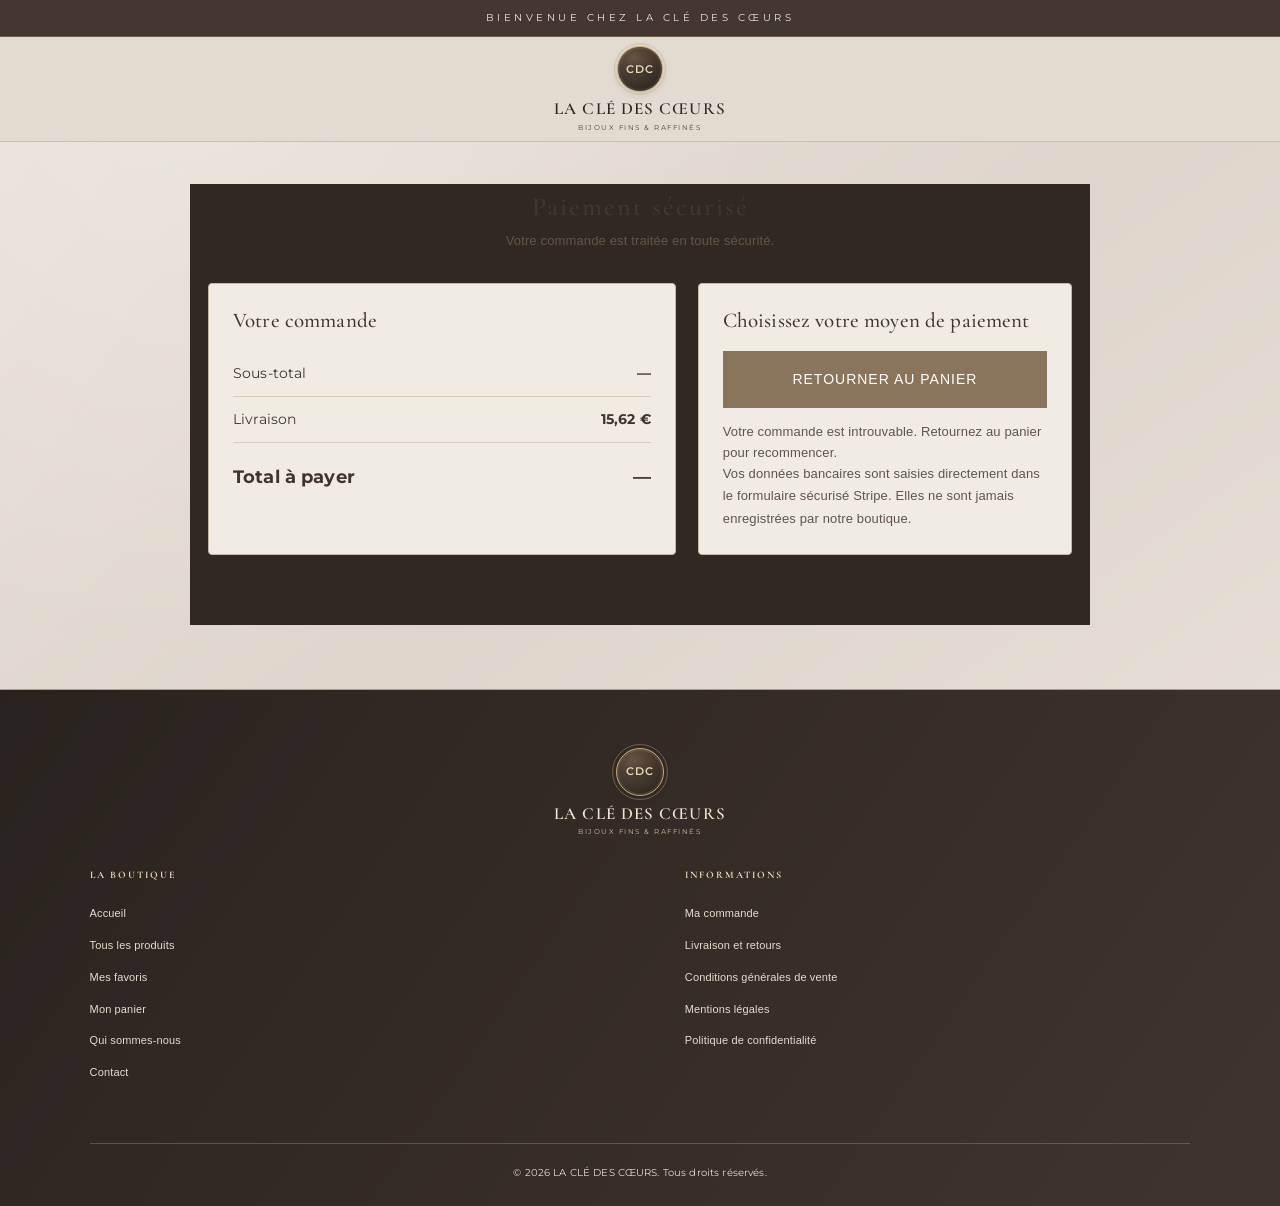
<file: paiement.html>
<!DOCTYPE html>
<html lang="fr">
<head>
<meta charset="UTF-8">
<meta name="viewport" content="width=device-width, initial-scale=1">
<meta name="description" content="Paiement sécurisé LA CLÉ DES CŒURS">
<title>Paiement sécurisé | LA CLÉ DES CŒURS</title>
<link rel="stylesheet" href="styles.css?v=zone-tactile-20261107-35">
<script src="https://js.stripe.com/v3/"></script>
<style>
.payment-page{max-width:900px;margin:42px auto;padding:0 18px 70px;color:inherit}
.payment-brand{text-align:center;margin:0 auto 30px}
.payment-brand .brand-monogram{margin:0 auto 10px}
.payment-brand h1{font-family:Georgia,serif;font-weight:400;letter-spacing:2px;font-size:26px}
.payment-grid{display:grid;grid-template-columns:minmax(0,1fr) minmax(280px,.8fr);gap:22px}
.payment-card{background:#f0ebe3;color:#40352d;border:1px solid #c7b9a8;padding:24px;border-radius:4px}
.payment-card h2{font:400 21px Georgia,serif;margin:0 0 18px;color:#40352d}
.payment-line{display:flex;justify-content:space-between;gap:14px;padding:10px 0;border-bottom:1px solid #d7cbbb;font-size:14px;color:#40352d}
.payment-line.total{font-weight:700;font-size:18px;border-bottom:0;padding-top:18px}
.payment-meta{font-size:13px;line-height:1.7;color:#625548}
#payment-element{margin:18px 0}
#payButton{width:100%;padding:16px;border:0;background:#8b745c;color:#fff;letter-spacing:1px;cursor:pointer}
#payButton:disabled{opacity:.55;cursor:wait}
#paymentMessage{min-height:24px;margin-top:14px;font-size:13px;line-height:1.6}
.payment-success{text-align:center;padding:30px 12px}
@media(max-width:700px){.payment-grid{grid-template-columns:1fr}.payment-page{margin-top:24px}.payment-card{padding:19px}}
</style>
</head>
<body>
<div class="announcement">BIENVENUE CHEZ LA CLÉ DES CŒURS</div>
<header class="header">
<a href="index.html" class="brand brand-home-link" title="Retour à l’accueil" aria-label="LA CLÉ DES CŒURS — Accueil">
<span class="brand-monogram" aria-label="CDC"><span class="brand-initials">CDC</span></span>
<span class="brand-name">LA CLÉ DES CŒURS</span><span class="brand-tagline">BIJOUX FINS &amp; RAFFINÉS</span>
</a>
</header>
<main class="payment-page">
<div class="payment-brand">
<h1 id="pageTitle">Paiement sécurisé</h1>
<p class="payment-meta">Votre commande est traitée en toute sécurité.</p>
</div>
<div id="successPanel" class="payment-card payment-success" hidden>
<h2>Paiement confirmé</h2>
<p>Merci pour votre commande auprès de LA CLÉ DES CŒURS.</p>
<a href="catalogue.html">RETOURNER À LA BOUTIQUE</a>
</div>
<div id="paymentLayout" class="payment-grid">
<section class="payment-card">
<h2>Votre commande</h2>
<p class="payment-meta" id="orderRef"></p>
<div id="customerSummary" class="payment-meta"></div>
<div id="itemsSummary"></div>
<div class="payment-line"><span>Sous-total</span><strong id="subtotal">—</strong></div>
<div class="payment-line"><span>Livraison</span><strong id="shipping">15,62 €</strong></div>
<div class="payment-line total"><span>Total à payer</span><strong id="total">—</strong></div>
</section>
<section class="payment-card">
<h2>Choisissez votre moyen de paiement</h2>
<div id="payment-element"></div>
<button id="payButton" type="button" disabled>CHARGEMENT DU PAIEMENT…</button>
<p id="paymentMessage" class="payment-meta" role="status" aria-live="polite">Connexion sécurisée à Stripe…</p>
<p class="payment-meta">Vos données bancaires sont saisies directement dans le formulaire sécurisé Stripe. Elles ne sont jamais enregistrées par notre boutique.</p>
</section>
</div>
</main>
<script>
(() => {
"use strict";
const API="https://la-cle-des-coeurs-api.bagzful.workers.dev";
const KEY="pk_live_51UYnKB8R9yJlbTy40jlXgQ6VY17BUzg4r1uYaO9K7DGvn6iBCZzBsqpnnjeP6craQlZXYQ6mlFh49IFE1ISJuMyf00LnUjFMgF";
const CART_KEY="cdc_cart", SHIPPING=15.62;
const money=n=>Number(n||0).toLocaleString("fr-FR",{style:"currency",currency:"EUR"});
const msg=document.getElementById("paymentMessage");
const button=document.getElementById("payButton");
const params=new URLSearchParams(location.search);
if(params.get("redirect_status")==="succeeded"){
 document.getElementById("paymentLayout").hidden=true;
 document.getElementById("successPanel").hidden=false;
 document.getElementById("pageTitle").textContent="Merci pour votre commande";
 localStorage.removeItem(CART_KEY);localStorage.removeItem("cdc_buy_now");localStorage.removeItem("cdc_pending_payment");
 return;
}
if(params.get("redirect_status")==="processing"){
 document.getElementById("paymentLayout").hidden=true;
 document.getElementById("pageTitle").textContent="Paiement en cours de confirmation";
 document.getElementById("successPanel").hidden=false;
 document.querySelector("#successPanel h2").textContent="Paiement en cours";
 document.querySelector("#successPanel p").textContent="Votre banque traite le paiement. La confirmation définitive sera communiquée après vérification.";
 return;
}
let order;
try{order=JSON.parse(localStorage.getItem("cdc_pending_payment")||"null");}catch{}
if(!order||!Array.isArray(order.items)||!order.items.length||!order.customer){
 msg.textContent="Votre commande est introuvable. Retournez au panier pour recommencer.";
 button.textContent="RETOURNER AU PANIER";button.disabled=false;
 button.onclick=()=>location.href="panier.html";return;
}
document.getElementById("orderRef").textContent="Référence : "+(order.orderReference||"—");
const customer=order.customer;
document.getElementById("customerSummary").textContent=[customer.firstName+" "+customer.lastName,customer.email,customer.phone,[customer.address,customer.postalCode,customer.city,customer.country].filter(Boolean).join(", ")].filter(Boolean).join(" · ");
let cart=[];try{cart=JSON.parse(localStorage.getItem("cdc_buy_now")||"[]");if(!cart.length)cart=JSON.parse(localStorage.getItem(CART_KEY)||"[]");}catch{}
const lines=document.getElementById("itemsSummary");let subtotal=0;
for(const item of cart){const qty=Math.max(1,Number(item.quantity)||1),price=Number(item.price)||0;subtotal+=qty*price;
const row=document.createElement("div");row.className="payment-line";
const name=document.createElement("span");name.textContent=(item.name||"Article")+" × "+qty;
const amount=document.createElement("strong");amount.textContent=money(qty*price);row.append(name,amount);lines.append(row);}
document.getElementById("subtotal").textContent=money(subtotal);
document.getElementById("shipping").textContent=money(SHIPPING);
document.getElementById("total").textContent=money(subtotal+SHIPPING);
async function start(){
 try{
  if(!window.Stripe)throw new Error("Le module Stripe n'a pas pu être chargé.");
  const response=await fetch(API+"/create-payment-intent",{method:"POST",credentials:"include",headers:{"Content-Type":"application/json"},body:JSON.stringify({items:order.items,customer:order.customer,orderReference:order.orderReference})});
  const result=await response.json();
  if(!response.ok||!result.clientSecret)throw new Error(result.erreur||"Le serveur de paiement doit être mis à jour pour activer cette nouvelle page.");
  const stripe=Stripe(KEY);
  const elements=stripe.elements({clientSecret:result.clientSecret,appearance:{theme:"stripe",variables:{colorPrimary:"#8b745c",borderRadius:"3px"}}});
  const paymentElement=elements.create("payment");paymentElement.mount("#payment-element");
  button.disabled=false;button.textContent="PAYER MAINTENANT";
  button.addEventListener("click",async()=>{
   button.disabled=true;button.textContent="PAIEMENT EN COURS…";msg.textContent="Vérification sécurisée de votre paiement…";
   const {error}=await stripe.confirmPayment({elements,confirmParams:{return_url:location.origin+location.pathname}});
   if(error){msg.textContent=error.message||"Le paiement n'a pas pu être confirmé.";button.disabled=false;button.textContent="RÉESSAYER LE PAIEMENT";return;}
   msg.textContent="Redirection vers la confirmation sécurisée…";
  });
  msg.textContent="Choisissez votre moyen de paiement puis confirmez.";
 }catch(e){msg.textContent=e.message||"Impossible de préparer le paiement.";button.disabled=true;button.textContent="PAIEMENT INDISPONIBLE";}
}
start();
})();
</script>
<script src="langue.js?v=theme-icone-espace-20261107-8"></script>
</body></html>
</file>
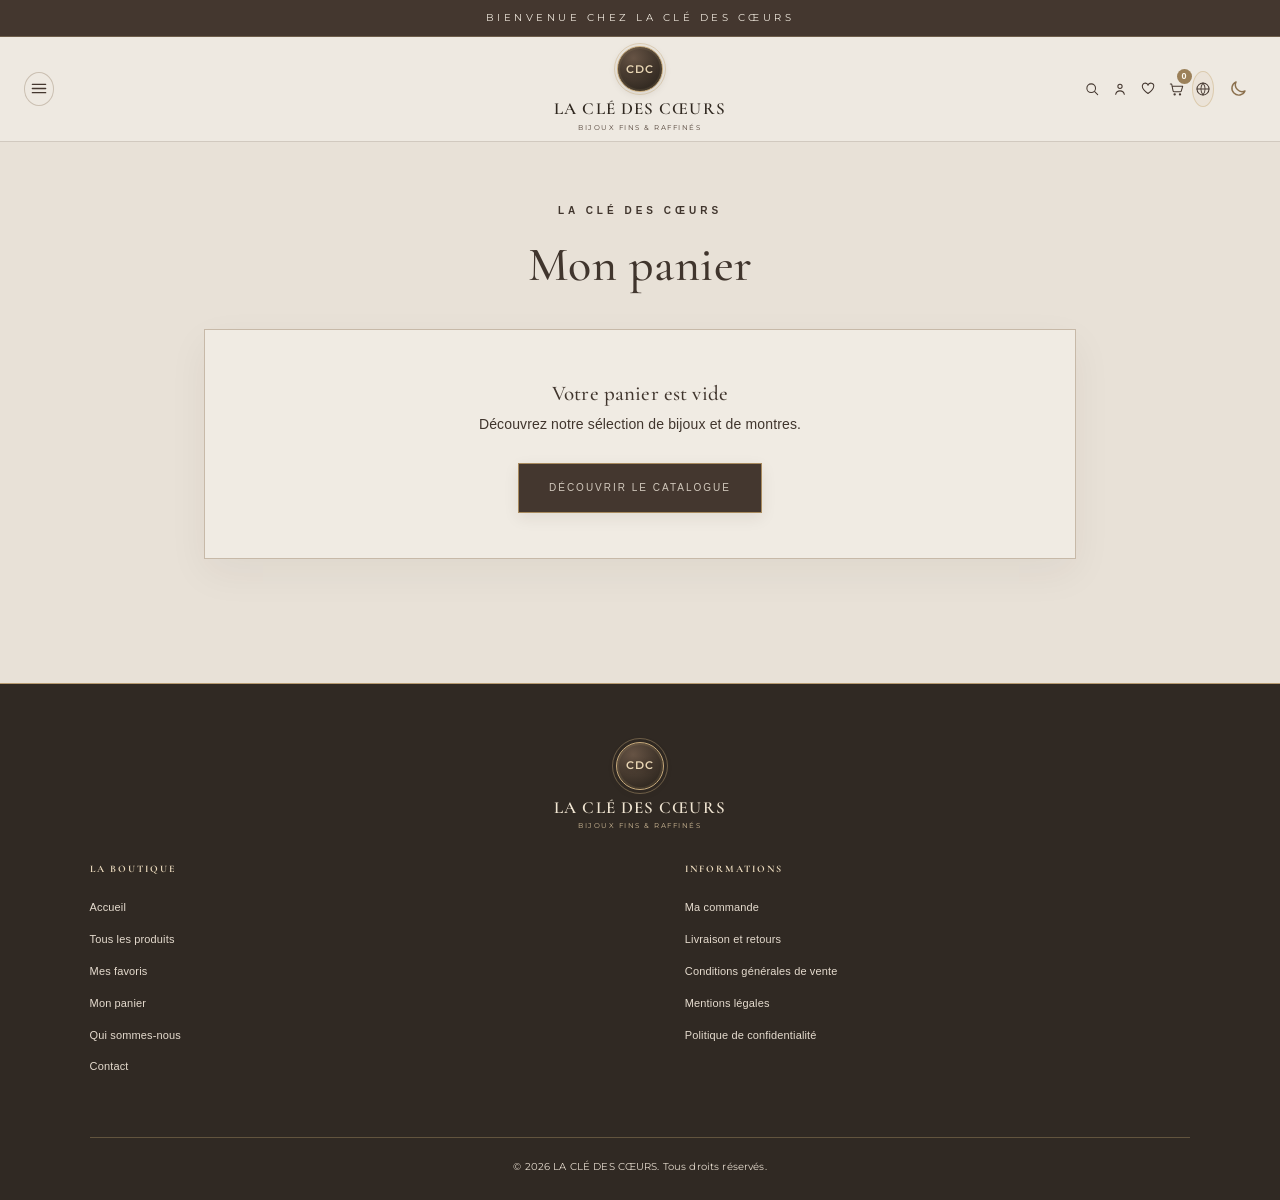
<file: panier.html>
<!DOCTYPE html>
<html lang="fr">
<head>
  <meta charset="UTF-8">
  <meta name="viewport" content="width=device-width, initial-scale=1">
  <title>Mon panier | LA CLÉ DES CŒURS</title>
  <link rel="stylesheet" href="styles.css?v=zone-tactile-20261107-35">
  <style>
    .cart-page { max-width:1000px; margin:auto; padding:60px 5%; }
    .cart-page h1 { text-align:center; font:500 48px "Cormorant Garamond",serif; color:#302820; margin-bottom:35px; }
    .cart-list { display:grid; gap:15px; }
    .cart-item { display:grid; grid-template-columns:90px 1fr auto; align-items:center; gap:20px; padding:20px; background:#f2eee7; }
    .cart-item-image { height:85px; display:grid; place-items:center; background:#e8dfd2; color:#514238; font:30px "Cormorant Garamond",serif; }
    .cart-item h2 { font:500 22px "Cormorant Garamond",serif; color:#302820; }
    .cart-item p { font-size:12px; }
    .cart-item select {
      width:92px; min-height:42px; padding:9px 34px 9px 12px;
      border:1px solid #b99b68; border-radius:2px;
      background:#fffdf9; color:#34251f; font:500 13px "Manrope",sans-serif;
      cursor:pointer; appearance:auto;
    }
    .cart-item select:focus { outline:2px solid #b99b68; outline-offset:2px; }
    .cart-item-line-total { margin-top:7px; color:#755b42; font-weight:600; }
    .cart-remove { border:0; background:transparent; color:#795e4b; cursor:pointer; text-decoration:underline; font-size:12px; }
    .cart-summary { max-width:420px; margin:30px 0 0 auto; padding:25px; background:#f2eee7; }
    .cart-total { display:flex; justify-content:space-between; font-size:18px; margin-bottom:20px; }
    .cart-checkout { display:block; text-align:center; padding:15px; background:#514238; color:white; letter-spacing:2px; font-size:11px; }
    .cart-empty { text-align:center; padding:45px 15px; background:#f2eee7; }
    @media(max-width:550px) { .cart-item { grid-template-columns:65px 1fr; gap:12px; } .cart-item-image { height:65px; } .cart-item-actions { grid-column:2; } .cart-page h1 { font-size:38px; } }
  
    .header-cart-icon { width: 22px; height: 22px; display: inline-block; vertical-align: middle; }
  </style>
  <link rel="preconnect" href="https://fonts.googleapis.com">
  <link rel="preconnect" href="https://fonts.gstatic.com" crossorigin>
  <link href="https://fonts.googleapis.com/css2?family=Cormorant+Garamond:wght@400;500;600;700&family=Montserrat:wght@300;400;500;600&display=swap" rel="stylesheet">
</head>
<body>
  <div class="announcement">BIENVENUE CHEZ LA CLÉ DES CŒURS</div>
  <header class="header">
    <button class="menu-button" id="menuButton" type="button" aria-label="Ouvrir le menu" aria-expanded="false" aria-controls="mainNav"><svg viewBox="0 0 24 24" aria-hidden="true"><path d="M4 7h16M4 12h16M4 17h16"/></svg></button>
    <a href="index.html" class="brand brand-home-link" title="Retour à l’accueil">
      <span class="brand-monogram" aria-label="CDC"><span class="brand-initials">CDC</span></span>
      <span class="brand-name">LA CLÉ DES CŒURS</span>
      <span class="brand-tagline">BIJOUX FINS &amp; RAFFINÉS</span>
      
    </a>
    <div class="header-actions">
      <a class="header-search-link" href="catalogue.html" aria-label="Rechercher" title="Rechercher"><svg viewBox="0 0 24 24" aria-hidden="true" fill="none" stroke="currentColor" stroke-width="1.6" stroke-linecap="round" stroke-linejoin="round"><circle cx="10.8" cy="10.8" r="6.5"/><path d="m16 16 4.5 4.5"/></svg></a>
      <a href="compte.html" aria-label="Mon compte" title="Mon compte"><svg viewBox="0 0 24 24" aria-hidden="true" fill="none" stroke="currentColor" stroke-width="1.6" stroke-linecap="round" stroke-linejoin="round"><circle cx="12" cy="8" r="3.2"/><path d="M5.5 20c.7-3.4 3-5.2 6.5-5.2s5.8 1.8 6.5 5.2"/></svg></a>
      <a href="favoris.html"><svg viewBox="0 0 24 24" aria-hidden="true" fill="none" stroke="currentColor" stroke-width="1.6" stroke-linecap="round" stroke-linejoin="round"><path d="M20.4 8.8c0 4.2-8.4 10-8.4 10S3.6 13 3.6 8.8A4.3 4.3 0 0 1 12 6.5a4.3 4.3 0 0 1 8.4 2.3Z"/></svg></a>
      <a href="panier.html" aria-label="Panier"><svg class="header-cart-icon" viewBox="0 0 24 24" fill="none" stroke="currentColor" stroke-width="1.7" stroke-linecap="round" stroke-linejoin="round" aria-hidden="true"><path d="M3 4h2l2.2 11.2a2 2 0 0 0 2 1.6h8.9a2 2 0 0 0 1.9-1.4L22 8H6"></path><circle cx="10" cy="20" r="1"></circle><circle cx="18" cy="20" r="1"></circle></svg> <span id="cartCount">0</span></a>
    </div>
  </header>
  <nav class="main-nav" id="mainNav" aria-label="Navigation principale">
  <a href="index.html">Accueil</a>
  <a href="catalogue.html?categorie=homme">Montres homme</a>
  <a href="catalogue.html?categorie=femme">Montres femme</a>
  <a href="catalogue.html?categorie=accessoires">Accessoires et bracelets</a>
  <a href="catalogue.html?categorie=ap-swatch">AP x Swatch</a>
  <a href="catalogue.html">Tout le catalogue</a>
  <a href="qui-sommes-nous.html">Qui sommes-nous</a>
  <a href="contact.html">Contact</a>
</nav>

  <main class="cart-page">
    <p class="eyebrow" style="text-align:center">LA CLÉ DES CŒURS</p>
    <h1>Mon panier</h1>

    <div id="cartContents" class="cart-list"></div>

    <div id="cartSummary" class="cart-summary" hidden>
      <div class="cart-total">
        <strong>Total provisoire</strong>
        <strong id="cartTotal">0,00 €</strong>
      </div>
      <p style="font-size:11px;margin-bottom:18px">
        Les frais de livraison seront calculés avant validation de la commande.
      </p>
      <a href="commande.html" class="cart-checkout">CONTINUER VERS LA COMMANDE</a>
    </div>
  </main>

  <footer class="footer">
    <div class="footer-brand">
      <span class="brand-monogram" aria-label="CDC"><span class="brand-initials">CDC</span></span>
      <h3>LA CLÉ DES CŒURS</h3>
      <p>BIJOUX FINS & RAFFINÉS</p>
    </div>
    <div class="footer-column">
      <h4>LA BOUTIQUE</h4>
      <a href="catalogue.html">Catalogue</a>
      <a href="contact.html">Contact</a>
    </div>
    <div class="footer-column">
      <h4>INFORMATIONS</h4>
      <a href="mentions-legales.html">Mentions légales</a>
      <a href="livraison-retours.html">Livraison et retours</a>
    </div>
    <div class="footer-bottom">©️ LA CLÉ DES CŒURS. Tous droits réservés.</div>
  </footer>

  <script>
    const contents = document.getElementById("cartContents");
    const summary = document.getElementById("cartSummary");
    const totalElement = document.getElementById("cartTotal");

    function readCart() {
      try {
        const data = JSON.parse(localStorage.getItem("cdc_cart") || "[]");
        return Array.isArray(data) ? data : [];
      } catch {
        return [];
      }
    }

    function saveCart(cart) {
      localStorage.setItem("cdc_cart", JSON.stringify(cart));
      renderCart();
      updateCartCount();
    }

    function updateCartCount() {
      const count = readCart().reduce((sum, item) => sum + Math.max(1, Number(item.quantity) || 1), 0);
      document.querySelectorAll("#cartCount").forEach(el => el.textContent = count);
    }

    function formatPrice(value) {
      return Number(value).toLocaleString("fr-FR", { style: "currency", currency: "EUR" });
    }

    function renderCart() {
      const cart = readCart();
      contents.replaceChildren();

      if (!cart.length) {
        contents.innerHTML = `
          <div class="cart-empty">
            <h2>Votre panier est vide</h2>
            <p>Découvrez notre sélection de bijoux et de montres.</p>
            <br>
            <a class="primary-button" href="catalogue.html">DÉCOUVRIR LE CATALOGUE</a>
          </div>`;
        summary.hidden = true;
        updateCartCount();
        return;
      }

      let total = 0;
      cart.forEach((item, index) => {
        const price = Number(item.price);
        const quantity = Math.min(15, Math.max(1, Number(item.quantity) || 1));
        if (!Number.isFinite(price) || price < 0) return;
        total += price * quantity;

        const article = document.createElement("article");
        article.className = "cart-item";

        const imageWrap = document.createElement("a");
        imageWrap.className = "cart-item-image";
        imageWrap.href = item.id ? `produit.html?id=${encodeURIComponent(item.id)}` : "catalogue.html";
        if (item.image) {
          const image = document.createElement("img");
          image.src = item.image;
          image.alt = item.name || "Produit LA CLÉ DES CŒURS";
          image.loading = "lazy";
          image.style.cssText = "width:100%;height:100%;object-fit:contain;background:#fff;";
          image.onerror = () => { image.remove(); imageWrap.textContent = "CDC"; };
          imageWrap.appendChild(image);
        } else {
          imageWrap.textContent = "CDC";
        }

        const details = document.createElement("div");
        const name = document.createElement("h2");
        name.textContent = item.name || "Article";
        const priceText = document.createElement("p");
        priceText.textContent = "Prix unitaire : " + formatPrice(price);
        const lineTotal = document.createElement("p");
        lineTotal.className = "cart-item-line-total";
        lineTotal.textContent = "Sous-total : " + formatPrice(price * quantity);
        details.append(name, priceText, lineTotal);

        const actions = document.createElement("div");
        actions.className = "cart-item-actions";

        const quantityInput = document.createElement("select");
        quantityInput.setAttribute("aria-label", "Choisir la quantité pour " + (item.name || "cet article"));
        quantityInput.title = "Choisir une quantité";
        for (let q = 1; q <= 15; q++) {
          const option = document.createElement("option");
          option.value = String(q);
          option.textContent = String(q);
          quantityInput.appendChild(option);
        }
        quantityInput.value = String(quantity);
        quantityInput.addEventListener("change", () => {
          const updated = readCart();
          if (!updated[index]) return;
          updated[index].quantity = Number(quantityInput.value);
          saveCart(updated);
        });

        const remove = document.createElement("button");
        remove.className = "cart-remove";
        remove.type = "button";
        remove.textContent = "Supprimer";
        remove.addEventListener("click", () => {
          const updated = readCart();
          updated.splice(index, 1);
          saveCart(updated);
        });

        actions.append(quantityInput, document.createElement("br"), remove);
        article.append(imageWrap, details, actions);
        contents.append(article);
      });

      totalElement.textContent = formatPrice(total);
      summary.hidden = total === 0;
      updateCartCount();
    }

    renderCart();
  </script>
  <script src="langue.js?v=theme-icone-espace-20261107-8"></script>

<script id="cdc-active-navigation-20261107">
(() => {
 const page=(location.pathname.split("/").pop()||"index.html").toLowerCase();
 if(page==="index.html"&&location.hash==="#searchForm"){const searchInput=document.getElementById("searchInput");if(searchInput)searchInput.focus();}
 const targets={"compte.html":"compte","favoris.html":"favoris","panier.html":"panier"};
 document.querySelectorAll(".header-actions a").forEach(link=>{const href=(link.getAttribute("href")||"").split("?")[0].toLowerCase();const key=targets[page];if(key&&href===key+".html")link.setAttribute("aria-current","page");});
 document.querySelectorAll(".main-nav a").forEach(link=>{const href=(link.getAttribute("href")||"").split("?")[0].toLowerCase();if(href===page||(page==="produit.html"&&href==="catalogue.html"))link.setAttribute("aria-current","page");});
 const search=document.querySelector(".header-search-form");if(search){const input=search.querySelector("input");if(input){input.addEventListener("focus",()=>search.setAttribute("aria-current","page"));input.addEventListener("blur",()=>search.removeAttribute("aria-current"));}}
})();
</script>
<script id="cdc-universal-navigation">
(() => {
  const button = document.getElementById("menuButton");
  const nav = document.getElementById("mainNav");
  if (button && nav && !button.dataset.cdcMenuReady) {
    button.dataset.cdcMenuReady = "true";
    button.addEventListener("click", () => {
      const open = nav.classList.toggle("is-open");
      button.setAttribute("aria-expanded", String(open));
      button.setAttribute("aria-label", open ? "Fermer le menu" : "Ouvrir le menu");
      button.innerHTML = open
        ? '<svg viewBox="0 0 24 24" aria-hidden="true"><path d="m6 6 12 12M18 6 6 18"/></svg>'
        : '<svg viewBox="0 0 24 24" aria-hidden="true"><path d="M4 7h16M4 12h16M4 17h16"/></svg>';
    });
    nav.querySelectorAll("a").forEach(link => link.addEventListener("click", () => {
      nav.classList.remove("is-open");
      button.setAttribute("aria-expanded","false");
      button.setAttribute("aria-label","Ouvrir le menu");
    }));
  }
})();
</script>

<script id="cdc-page-location-20261107">
(function(){
  const path=(location.pathname.split("/").pop()||"index.html").toLowerCase();
  const params=new URLSearchParams(location.search);
  const category=(params.get("categorie")||params.get("category")||"").toLowerCase();
  const labels={
    "index.html":"Accueil","catalogue.html":"Tout le catalogue","produit.html":"Fiche produit",
    "panier.html":"Mon panier","commande.html":"Finaliser ma commande","compte.html":"Mon compte",
    "favoris.html":"Mes favoris","contact.html":"Contact","qui-sommes-nous.html":"Qui sommes-nous",
    "conditions-generales.html":"Conditions générales de vente","confidentialite.html":"Politique de confidentialité",
    "livraison-retours.html":"Livraison et retours","mentions-legales.html":"Mentions légales"
  };
  const categoryLabels={homme:"Montres homme",femme:"Montres femme",accessoires:"Accessoires et bracelets",bracelets:"Accessoires et bracelets",ap:"AP x Swatch", "ap-swatch":"AP x Swatch"};
  const links=[...document.querySelectorAll(".main-nav a")];
  let currentLabel=labels[path]||"Page";
  if(path==="catalogue.html"&&categoryLabels[category]) currentLabel=categoryLabels[category];
  links.forEach(link=>{
    const href=(link.getAttribute("href")||"").toLowerCase();
    let active=false;
    if(path==="index.html") active=href==="index.html";
    else if(path==="catalogue.html"&&categoryLabels[category]){
      active=href.includes("categorie="+encodeURIComponent(category)) ||
        (category==="bracelets"&&href.includes("categorie=accessoires"));
    } else if(path==="catalogue.html") active=href==="catalogue.html";
    else if(path==="produit.html") active=href.startsWith("catalogue.html");
    else active=href.split("?")[0]===path;
    if(active){link.setAttribute("aria-current","page");link.classList.add("is-current");}
    else {link.removeAttribute("aria-current");link.classList.remove("is-current");}
  });
})();
</script>
</body>
</html>
</file>
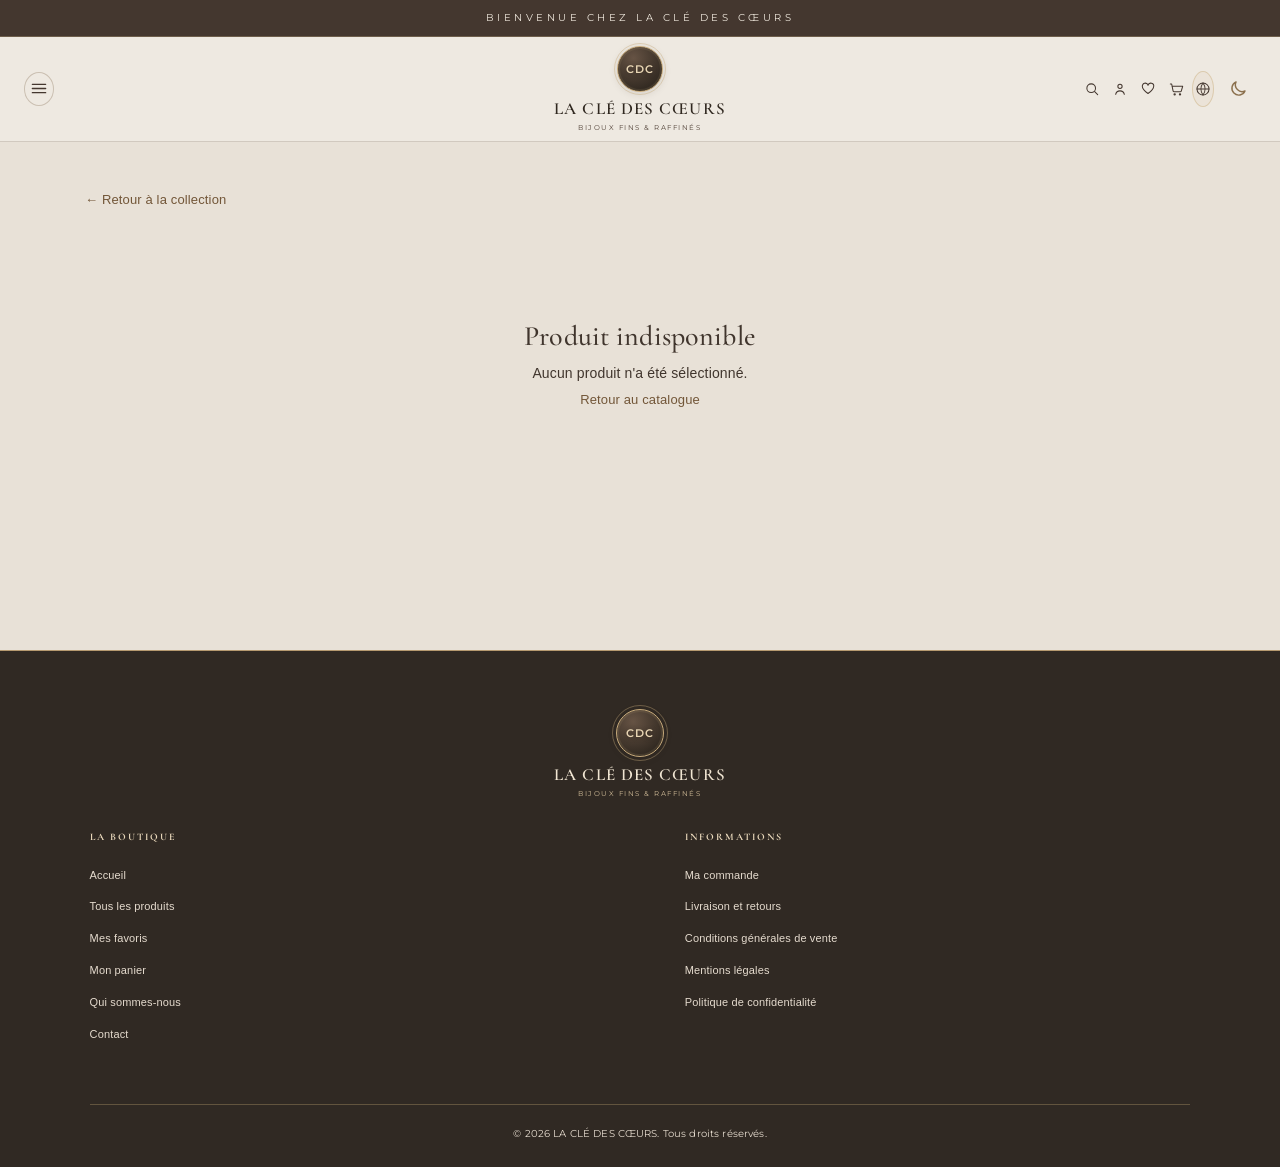
<file: produit.html>
<!DOCTYPE html>
<html lang="fr">
<head>
  <meta charset="UTF-8">
  <meta name="viewport" content="width=device-width, initial-scale=1.0">
  <meta name="description" content="Découvrez les détails de nos bijoux et montres LA CLÉ DES CŒURS.">
  <title>Fiche produit | LA CLÉ DES CŒURS</title>
  <link rel="stylesheet" href="styles.css?v=zone-tactile-20261107-35">

  <style>
    .product-page {
      max-width: 1150px;
      margin: 0 auto;
      padding: 45px 20px 75px;
    }

    .back-link {
      display: inline-block;
      margin-bottom: 30px;
      color: #806f5d;
      text-decoration: none;
      font-size: 13px;
    }

    .product-detail {
      display: grid;
      grid-template-columns: 1fr 1fr;
      gap: 55px;
      align-items: start;
    }

    .product-gallery {
      min-width: 0;
    }

    .product-detail-image {
      display: grid;
      grid-template-columns: repeat(2, minmax(0, 1fr));
      gap: 12px;
      background: transparent;
      overflow: visible;
    }

    .product-detail-image img {
      width: 100%;
      aspect-ratio: 1 / 1;
      height: auto;
      object-fit: contain;
      display: block;
      background: #f5f2ed;
      border: 1px solid #eee7df;
    }

    .product-thumbnails { display: none; }

    .product-detail-info {
      padding-top: 15px;
    }

    .detail-brand {
      color: #9a8873;
      font-size: 12px;
      letter-spacing: 2px;
      text-transform: uppercase;
      margin-bottom: 15px;
    }

    .detail-name {
      color: #403a33;
      font-size: clamp(25px, 4vw, 36px);
      font-weight: 400;
      line-height: 1.3;
      margin: 0 0 20px;
    }

    .detail-price {
      font-size: 23px;
      color: #403a33;
      margin-bottom: 25px;
    }

    .detail-old-price {
      color: #999;
      text-decoration: line-through;
      font-size: 16px;
      margin-right: 10px;
    }

    .detail-description {
      color: #71695f;
      font-size: 14px;
      line-height: 1.9;
      margin-bottom: 25px;
    }

    .detail-reference {
      color: #8b8176;
      font-size: 13px;
      margin-bottom: 25px;
    }

    .detail-buttons {
      display: grid;
      grid-template-columns: 1fr 1fr;
      gap: 10px;
      max-width: 440px;
      margin: 0 0 22px;
    }
    .detail-buttons .buy-now-button {
      grid-column: 1 / -1;
      background: #493328;
      border-color: #493328;
      min-height: 52px;
      font-weight: 600;
      letter-spacing: 1.5px;
    }
    .detail-buttons button.secondary {
      min-height: 48px;
      padding: 12px 10px;
      font-size: 11px;
    }
    @media(max-width:420px) {
      .detail-buttons { grid-template-columns: 1fr; }
      .detail-buttons .buy-now-button { grid-column: auto; }
    }

    .detail-buttons button {
      width: 100%;
      padding: 15px 20px;
      border: 1px solid #b9a58d;
      background: #b9a58d;
      color: #fff;
      font: inherit;
      font-size: 13px;
      letter-spacing: 1px;
      cursor: pointer;
    }

    .detail-buttons button.secondary {
      background: transparent;
      color: #55493b;
    }

    .detail-buttons button:hover {
      opacity: 0.85;
    }

    .product-message {
      text-align: center;
      padding: 70px 20px;
      color: #71695f;
    }

    .product-message h1 {
      font-weight: 400;
      color: #403a33;
    }

    @media (max-width: 700px) {
      .product-page {
        padding: 25px 15px 50px;
      }

      .product-detail {
        grid-template-columns: 1fr;
        gap: 25px;
      }

      .product-detail-info {
        padding-top: 0;
      }
    }
  
    .header-cart-icon { width: 22px; height: 22px; display: inline-block; vertical-align: middle; }
  
    /* Typographie éditoriale des fiches produit */
    .detail-name { color: #29231e !important; font-family: "Cormorant Garamond", Georgia, serif !important; }
    .detail-brand, .detail-reference { color: #80623c !important; }
    .detail-price { color: #29231e !important; }
    .detail-description {
      color: #403831 !important;
      font-family: "Manrope", "Helvetica Neue", Arial, sans-serif !important;
      font-size: 15px !important;
      line-height: 1.85 !important;
      letter-spacing: .01em;
    }
    .detail-description p { margin: 0 0 14px !important; }
    .detail-description ul, .detail-description ol { padding-left: 22px; margin: 10px 0 16px; }
    .detail-description li { margin: 0 0 7px; }
    .product-detail-image img {
      background: #eee8de !important;
      border-color: #d8cdbf !important;
    }
</style>
  <link rel="preconnect" href="https://fonts.googleapis.com">
  <link rel="preconnect" href="https://fonts.gstatic.com" crossorigin>
  <link href="https://fonts.googleapis.com/css2?family=Cormorant+Garamond:wght@400;500;600;700&family=Montserrat:wght@300;400;500;600&display=swap" rel="stylesheet">
</head>

<body>
  <div class="announcement">BIENVENUE CHEZ LA CLÉ DES CŒURS</div>
  <header class="header">
    <button class="menu-button" id="menuButton" type="button" aria-label="Ouvrir le menu" aria-expanded="false" aria-controls="mainNav"><svg viewBox="0 0 24 24" aria-hidden="true"><path d="M4 7h16M4 12h16M4 17h16"/></svg></button>
<a href="index.html" class="brand brand-home-link" title="Retour à l’accueil" aria-label="LA CLÉ DES CŒURS — Accueil">
      <span class="brand-monogram" aria-label="CDC"><span class="brand-initials">CDC</span></span>
      <span class="brand-name">LA CLÉ DES CŒURS</span>
      <span class="brand-tagline">BIJOUX FINS &amp; RAFFINÉS</span>
      
    </a>
    <div class="header-actions">
      <a class="header-search-link" href="catalogue.html" aria-label="Rechercher" title="Rechercher"><svg viewBox="0 0 24 24" aria-hidden="true" fill="none" stroke="currentColor" stroke-width="1.6" stroke-linecap="round" stroke-linejoin="round"><circle cx="10.8" cy="10.8" r="6.5"/><path d="m16 16 4.5 4.5"/></svg></a>
      <a href="compte.html" aria-label="Mon compte" title="Mon compte"><svg viewBox="0 0 24 24" aria-hidden="true" fill="none" stroke="currentColor" stroke-width="1.6" stroke-linecap="round" stroke-linejoin="round"><circle cx="12" cy="8" r="3.2"/><path d="M5.5 20c.7-3.4 3-5.2 6.5-5.2s5.8 1.8 6.5 5.2"/></svg></a>
      <a href="favoris.html" aria-label="Favoris"><svg viewBox="0 0 24 24" aria-hidden="true" fill="none" stroke="currentColor" stroke-width="1.6" stroke-linecap="round" stroke-linejoin="round"><path d="M20.4 8.8c0 4.2-8.4 10-8.4 10S3.6 13 3.6 8.8A4.3 4.3 0 0 1 12 6.5a4.3 4.3 0 0 1 8.4 2.3Z"/></svg></a>
      <a href="panier.html" aria-label="Panier"><svg class="header-cart-icon" viewBox="0 0 24 24" fill="none" stroke="currentColor" stroke-width="1.7" stroke-linecap="round" stroke-linejoin="round" aria-hidden="true"><path d="M3 4h2l2.2 11.2a2 2 0 0 0 2 1.6h8.9a2 2 0 0 0 1.9-1.4L22 8H6"></path><circle cx="10" cy="20" r="1"></circle><circle cx="18" cy="20" r="1"></circle></svg></a>
    </div>
  </header>
  <nav class="main-nav" id="mainNav" aria-label="Navigation principale">
  <a href="index.html">Accueil</a>
  <a href="catalogue.html?categorie=homme">Montres homme</a>
  <a href="catalogue.html?categorie=femme">Montres femme</a>
  <a href="catalogue.html?categorie=accessoires">Accessoires et bracelets</a>
  <a href="catalogue.html?categorie=ap-swatch">AP x Swatch</a>
  <a href="catalogue.html">Tout le catalogue</a>
  <a href="qui-sommes-nous.html">Qui sommes-nous</a>
  <a href="contact.html">Contact</a>
</nav>


  <main class="product-page">
    <a href="catalogue.html" class="back-link">
      ← Retour à la collection
    </a>

    <div id="contenuProduit">
      <p class="product-message">Chargement du produit...</p>
    </div>
  </main>

  <script src="produits.js?v=catalogue-local-20261107"></script>

  <script>
    "use strict";

    const contenuProduit = document.getElementById("contenuProduit");

    function echapperHTML(texte) {
      return String(texte ?? "").replace(/[&<>"']/g, function(c) {
        const caracteres = {
          "&": "&amp;",
          "<": "&lt;",
          ">": "&gt;",
          '"': "&quot;",
          "'": "&#039;"
        };

        return caracteres[c];
      });
    }

    function formaterPrix(prix) {
      const montant = Number(prix);

      if (prix === null || prix === undefined || prix === "" || !Number.isFinite(montant) || montant <= 0) {
        return "Prix sur demande";
      }

      return new Intl.NumberFormat("fr-FR", {
        style: "currency",
        currency: "EUR"
      }).format(montant);
    }

    function lireStock(cle) {
      try {
        const contenu = localStorage.getItem(cle);
        const donnees = contenu ? JSON.parse(contenu) : [];
        return Array.isArray(donnees) ? donnees : [];
      } catch (erreur) {
        console.error(erreur);
        return [];
      }
    }

    function enregistrer(cle, donnees) {
      localStorage.setItem(cle, JSON.stringify(donnees));
    }

    function afficherErreur(message) {
      contenuProduit.innerHTML = `
        <div class="product-message">
          <h1>Produit indisponible</h1>
          <p>${echapperHTML(message)}</p>
          <a href="catalogue.html" class="back-link">
            Retour au catalogue
          </a>
        </div>
      `;
    }

    const parametres = new URLSearchParams(window.location.search);
    const idProduit = parametres.get("id");

    function obtenirProduit() {
      if (!Array.isArray(window.produits)) {
        return null;
      }

      return window.produits.find(function(produit) {
        return produit &&
          produit.actif !== false &&
          String(produit.id) === String(idProduit);
      });
    }

    function ajouterAuPanier(produit) {
      try {
        const panier = lireStock("cdc_cart");

        const existant = panier.find(function(item) {
          return String(item.id) === String(produit.id);
        });

        if (existant) {
          existant.quantity = Number(existant.quantity || 0) + 1;
        } else {
          panier.push({
            id: produit.id,
            name: produit.nom,
            price: Number(produit.prix),
            quantity: 1,
            image: produit.image || ""
          });
        }

        enregistrer("cdc_cart", panier);
        alert("Produit ajouté au panier.");
      } catch (erreur) {
        console.error(erreur);
        alert("Impossible d'enregistrer le panier.");
      }
    }

    function ajouterAuxFavoris(produit) {
      try {
        const favoris = lireStock("cdc_favorites");

        const dejaPresent = favoris.some(function(item) {
          return String(item.id) === String(produit.id);
        });

        if (dejaPresent) {
          alert("Ce produit est déjà dans vos favoris.");
          return;
        }

        favoris.push({
          id: produit.id,
          name: produit.nom,
          price: Number(produit.prix),
          image: produit.image || ""
        });

        enregistrer("cdc_favorites", favoris);
        alert("Produit ajouté à vos favoris.");
      } catch (erreur) {
        console.error(erreur);
        alert("Impossible d'enregistrer les favoris.");
      }
    }

    function afficherProduit(produit) {
      const nom = echapperHTML(produit.nom);
      const marque = echapperHTML(produit.marque || "");
      const description = echapperHTML(
        produit.description || "Découvrez ce modèle de notre sélection LA CLÉ DES CŒURS."
      );
      const reference = echapperHTML(produit.reference || "");

      const images = [
        ...new Set(
          (Array.isArray(produit.images) ? produit.images : [])
            .filter(Boolean)
        )
      ];

      if (produit.image && !images.includes(produit.image)) {
        images.unshift(produit.image);
      }

      const premiereImage = images[0] || "";

      // La première image est déjà affichée en grand.
      // On ne la répète donc pas dans les miniatures.
      const imagesMiniatures = images.slice(1);

      const ancienPrix = produit.ancienPrix
        ? `<span class="detail-old-price">${formaterPrix(produit.ancienPrix)}</span>`
        : "";

      document.title = nom + " | LA CLÉ DES CŒURS";

      contenuProduit.innerHTML = `
        <article class="product-detail">

          <div class="product-gallery">
            <div class="product-detail-image">
              ${images.length
                ? images.map((url, index) => `
                    <img
                      src="${echapperHTML(url)}"
                      alt="${nom} - photo ${index + 1}"
                      loading="eager"
                    >
                  `).join("")
                : `<span>Photo à intégrer</span>`
              }
            </div>
          </div>

          <div class="product-detail-info">
            <div class="detail-brand">${marque}</div>

            <h1 class="detail-name">${nom}</h1>

            <div class="detail-price">
              ${ancienPrix}
              ${formaterPrix(produit.prix)}
            </div>

            ${reference ? `
              <p class="detail-reference">
                Référence : ${reference}
              </p>
            ` : ""}

            <div class="detail-buttons">
              <button type="button" class="buy-now-button" id="acheterMaintenant" ${Number(produit.prix) > 0 ? "" : "disabled"}>
                ${Number(produit.prix) > 0 ? "ACHETER" : "PRIX À CONFIRMER"}
              </button>
              <button type="button" class="secondary" id="ajouterPanier" ${Number(produit.prix) > 0 ? "" : "disabled"}>
                AJOUTER AU PANIER
              </button>
              <button type="button" class="secondary" id="ajouterFavoris">
                ♡ AJOUTER AUX FAVORIS
              </button>
            </div>

            <div class="detail-description">${description}</div>
          </div>

        </article>
      `;

      document.querySelectorAll(".product-thumbnail").forEach(function(bouton) {
        bouton.addEventListener("click", function() {
          const index = Number(bouton.dataset.index);
          const image = images[index];
          const photoPrincipale = document.getElementById("photoPrincipale");

          if (image && photoPrincipale) {
            photoPrincipale.src = image;

            document.querySelectorAll(".product-thumbnail").forEach(function(element) {
              element.classList.remove("active");
            });

            bouton.classList.add("active");
          }
        });
      });

      document.getElementById("acheterMaintenant").addEventListener("click", function() {
        if (!Number.isFinite(Number(produit.prix)) || Number(produit.prix) <= 0) {
          alert("Le prix de cet article doit être confirmé avant l'achat.");
          return;
        }
        enregistrer("cdc_buy_now", [{
          id: produit.id,
          name: produit.nom,
          price: Number(produit.prix),
          quantity: 1,
          image: produit.image || ""
        }]);
        window.location.href = "commande.html?achat=direct";
      });

      document.getElementById("ajouterPanier").addEventListener("click", function() {
        ajouterAuPanier(produit);
      });

      document.getElementById("ajouterFavoris").addEventListener("click", function() {
        ajouterAuxFavoris(produit);
      });
    }

    if (!idProduit) {
      afficherErreur("Aucun produit n'a été sélectionné.");
    } else if (!window.produitsReady) {
      afficherErreur("Le catalogue n'a pas pu démarrer.");
    } else {
      window.produitsReady
        .then(function() {
          const produit = obtenirProduit();

          if (produit) {
            afficherProduit(produit);
          } else {
            afficherErreur("Ce produit est introuvable dans notre catalogue.");
          }
        })
        .catch(function(erreur) {
          console.error(erreur);
          afficherErreur("Impossible de charger le catalogue. Réessayez plus tard.");
        });
    }
  </script>

  <script src="langue.js?v=theme-icone-espace-20261107-8"></script>

<script id="cdc-active-navigation-20261107">
(() => {
 const page=(location.pathname.split("/").pop()||"index.html").toLowerCase();
 if(page==="index.html"&&location.hash==="#searchForm"){const searchInput=document.getElementById("searchInput");if(searchInput)searchInput.focus();}
 const targets={"compte.html":"compte","favoris.html":"favoris","panier.html":"panier"};
 document.querySelectorAll(".header-actions a").forEach(link=>{const href=(link.getAttribute("href")||"").split("?")[0].toLowerCase();const key=targets[page];if(key&&href===key+".html")link.setAttribute("aria-current","page");});
 document.querySelectorAll(".main-nav a").forEach(link=>{const href=(link.getAttribute("href")||"").split("?")[0].toLowerCase();if(href===page||(page==="produit.html"&&href==="catalogue.html"))link.setAttribute("aria-current","page");});
 const search=document.querySelector(".header-search-form");if(search){const input=search.querySelector("input");if(input){input.addEventListener("focus",()=>search.setAttribute("aria-current","page"));input.addEventListener("blur",()=>search.removeAttribute("aria-current"));}}
})();
</script>
<script id="cdc-universal-navigation">
(() => {
  const button = document.getElementById("menuButton");
  const nav = document.getElementById("mainNav");
  if (button && nav && !button.dataset.cdcMenuReady) {
    button.dataset.cdcMenuReady = "true";
    button.addEventListener("click", () => {
      const open = nav.classList.toggle("is-open");
      button.setAttribute("aria-expanded", String(open));
      button.setAttribute("aria-label", open ? "Fermer le menu" : "Ouvrir le menu");
      button.innerHTML = open
        ? '<svg viewBox="0 0 24 24" aria-hidden="true"><path d="m6 6 12 12M18 6 6 18"/></svg>'
        : '<svg viewBox="0 0 24 24" aria-hidden="true"><path d="M4 7h16M4 12h16M4 17h16"/></svg>';
    });
    nav.querySelectorAll("a").forEach(link => link.addEventListener("click", () => {
      nav.classList.remove("is-open");
      button.setAttribute("aria-expanded","false");
      button.setAttribute("aria-label","Ouvrir le menu");
    }));
  }
})();
</script>

<script id="cdc-page-location-20261107">
(function(){
  const path=(location.pathname.split("/").pop()||"index.html").toLowerCase();
  const params=new URLSearchParams(location.search);
  const category=(params.get("categorie")||params.get("category")||"").toLowerCase();
  const labels={
    "index.html":"Accueil","catalogue.html":"Tout le catalogue","produit.html":"Fiche produit",
    "panier.html":"Mon panier","commande.html":"Finaliser ma commande","compte.html":"Mon compte",
    "favoris.html":"Mes favoris","contact.html":"Contact","qui-sommes-nous.html":"Qui sommes-nous",
    "conditions-generales.html":"Conditions générales de vente","confidentialite.html":"Politique de confidentialité",
    "livraison-retours.html":"Livraison et retours","mentions-legales.html":"Mentions légales"
  };
  const categoryLabels={homme:"Montres homme",femme:"Montres femme",accessoires:"Accessoires et bracelets",bracelets:"Accessoires et bracelets",ap:"AP x Swatch", "ap-swatch":"AP x Swatch"};
  const links=[...document.querySelectorAll(".main-nav a")];
  let currentLabel=labels[path]||"Page";
  if(path==="catalogue.html"&&categoryLabels[category]) currentLabel=categoryLabels[category];
  links.forEach(link=>{
    const href=(link.getAttribute("href")||"").toLowerCase();
    let active=false;
    if(path==="index.html") active=href==="index.html";
    else if(path==="catalogue.html"&&categoryLabels[category]){
      active=href.includes("categorie="+encodeURIComponent(category)) ||
        (category==="bracelets"&&href.includes("categorie=accessoires"));
    } else if(path==="catalogue.html") active=href==="catalogue.html";
    else if(path==="produit.html") active=href.startsWith("catalogue.html");
    else active=href.split("?")[0]===path;
    if(active){link.setAttribute("aria-current","page");link.classList.add("is-current");}
    else {link.removeAttribute("aria-current");link.classList.remove("is-current");}
  });
})();
</script>
</body>
</html>
</file>
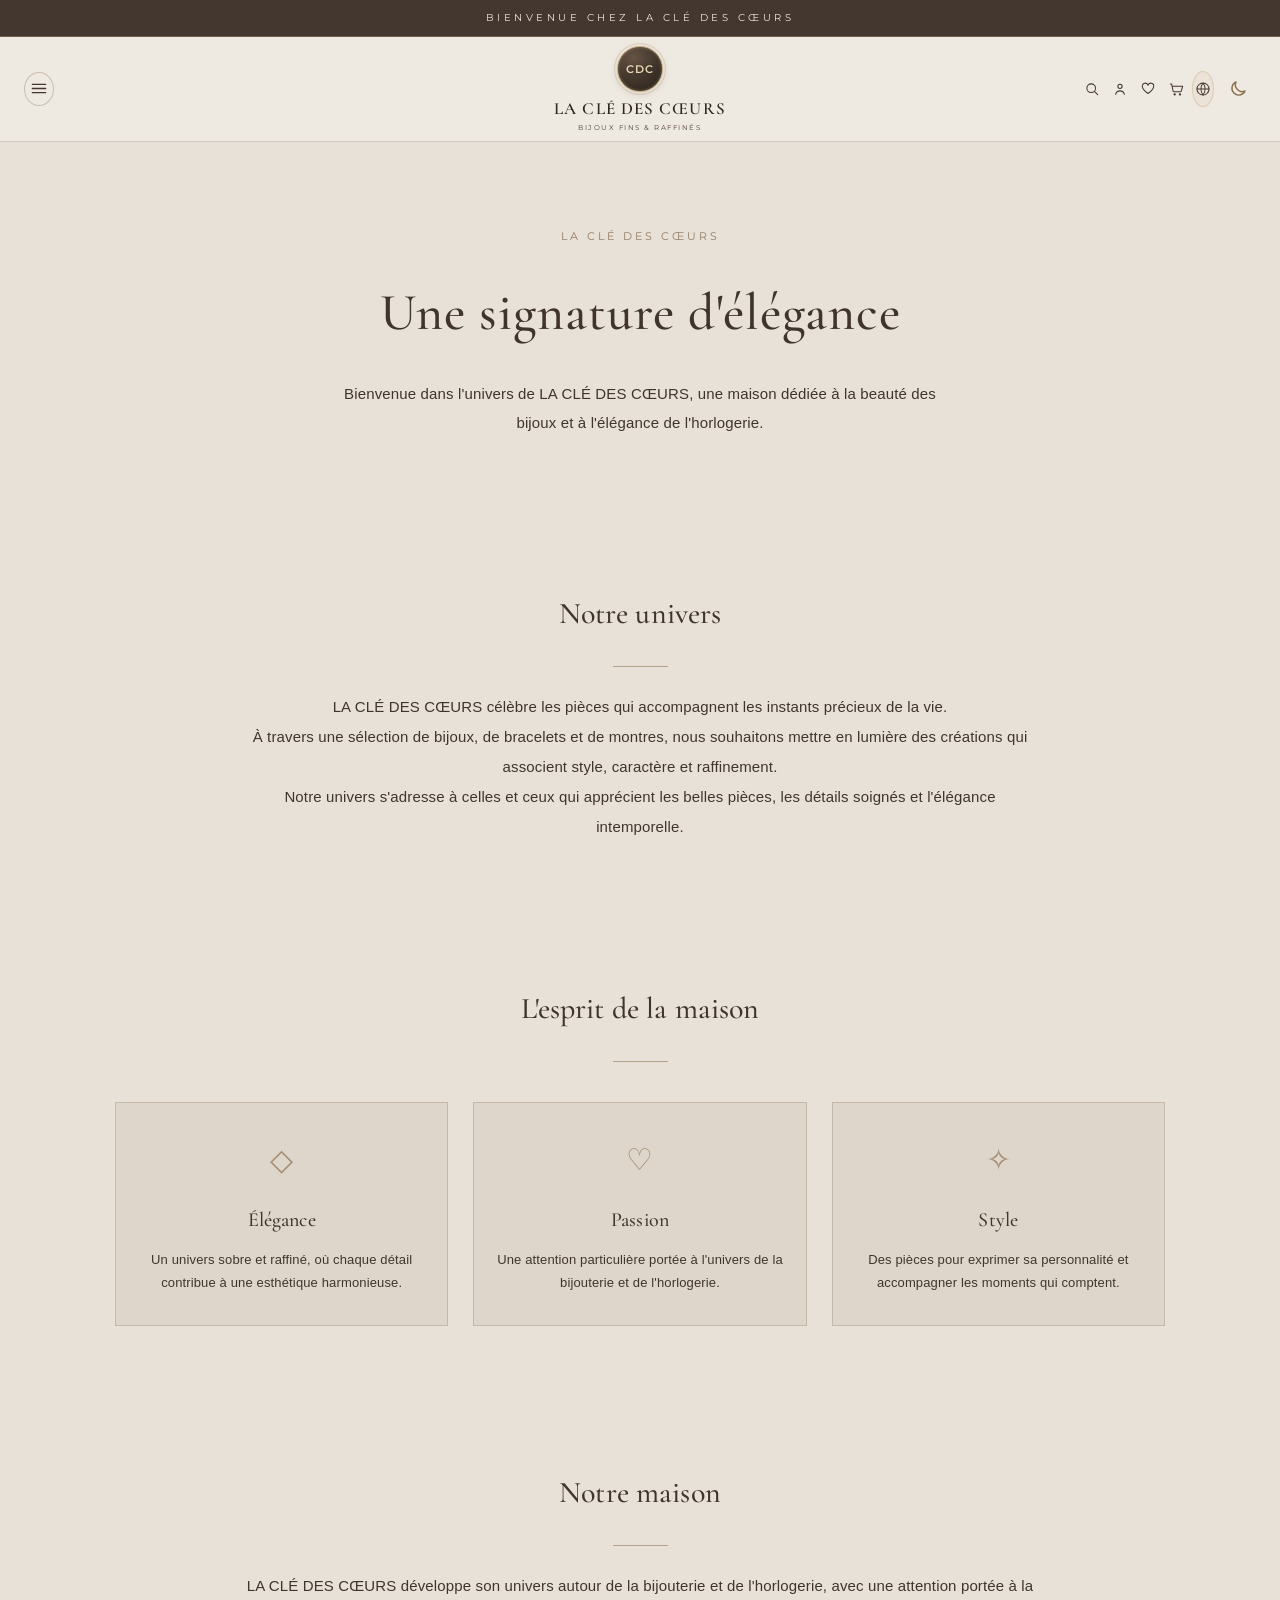
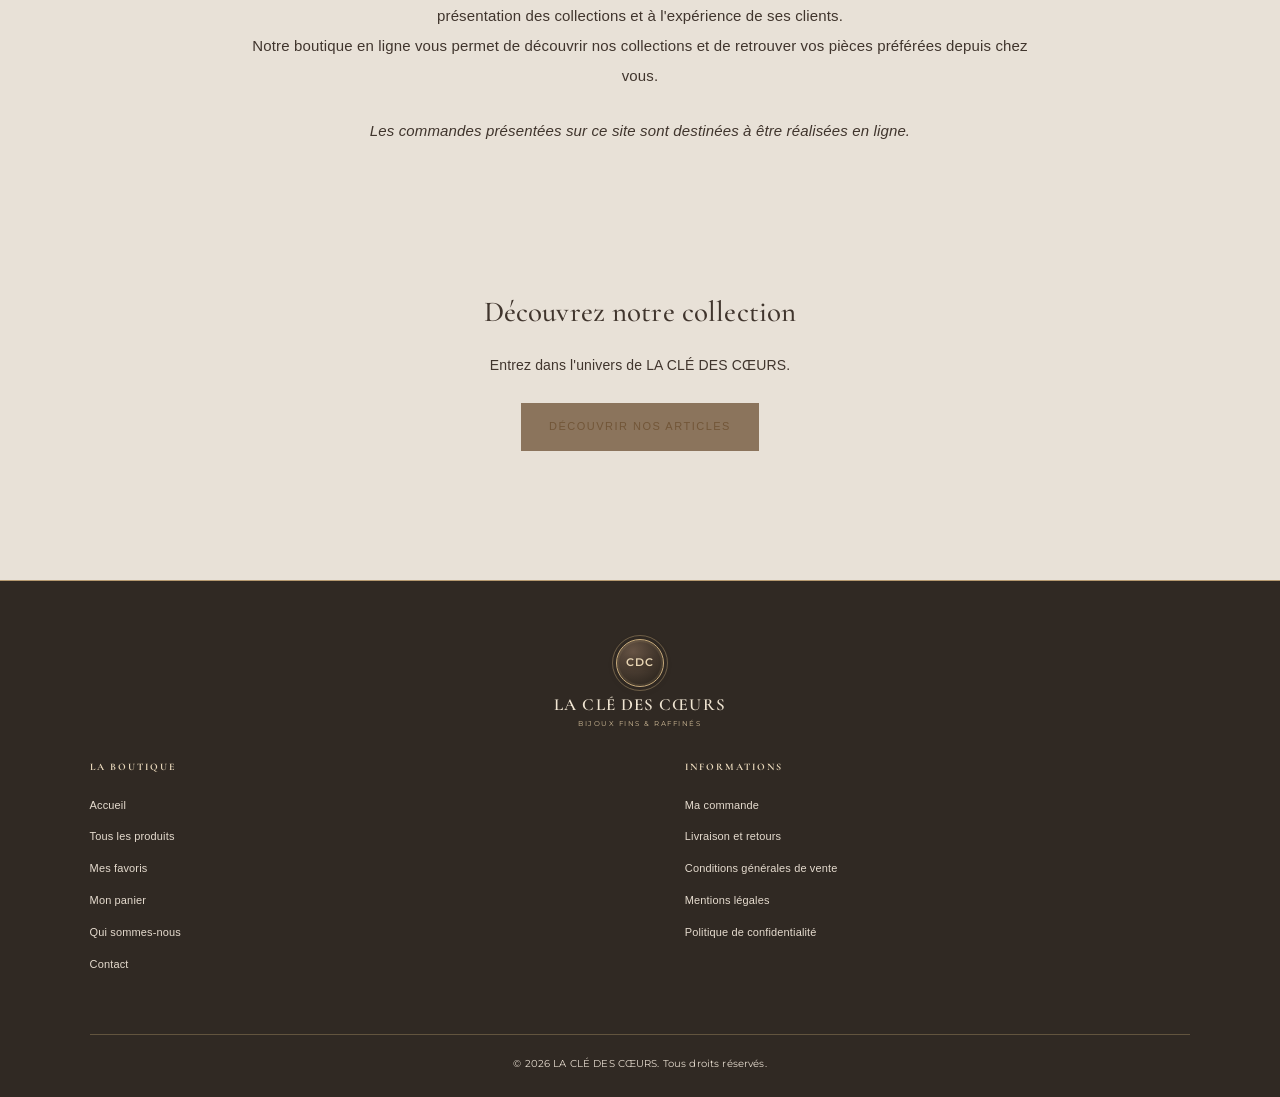
<file: qui-sommes-nous.html>
<!DOCTYPE html>
<html lang="fr">
<head>
  <meta charset="UTF-8">
  <meta name="viewport" content="width=device-width, initial-scale=1.0">
  <meta name="description" content="Découvrez LA CLÉ DES CŒURS, un univers de bijoux fins, de montres et d'élégance.">
  <title>Qui sommes-nous | LA CLÉ DES CŒURS</title>
  <link rel="stylesheet" href="styles.css?v=zone-tactile-20261107-35">

  <style>
    .about-page {
      color: #51463b;
      background: #faf8f4;
    }

    .about-hero {
      text-align: center;
      padding: 85px 20px 75px;
      background: #f1ece4;
    }

    .about-eyebrow {
      font-size: 11px;
      letter-spacing: 3px;
      color: #927c64;
      text-transform: uppercase;
    }

    .about-hero h1 {
      font-family: Georgia, serif;
      font-weight: 400;
      font-size: clamp(34px, 5vw, 52px);
      margin: 20px 0;
      letter-spacing: 1px;
    }

    .about-hero p {
      max-width: 620px;
      margin: auto;
      line-height: 1.9;
      color: #76695d;
      font-size: 15px;
    }

    .about-section {
      max-width: 1100px;
      margin: auto;
      padding: 75px 25px;
    }

    .about-intro {
      text-align: center;
      max-width: 800px;
      margin: auto;
    }

    .about-intro h2,
    .about-story h2,
    .about-values h2,
    .about-shop h2 {
      font-family: Georgia, serif;
      font-size: 30px;
      font-weight: 400;
      color: #685543;
      margin-bottom: 22px;
    }

    .about-intro p,
    .about-story p,
    .about-shop p {
      font-size: 15px;
      line-height: 2;
      color: #75695e;
    }

    .about-divider {
      width: 55px;
      height: 1px;
      background: #b6a18a;
      margin: 25px auto;
    }

    .about-values {
      background: #f1ece4;
      padding: 65px 25px;
      text-align: center;
    }

    .values-grid {
      max-width: 1050px;
      margin: 40px auto 0;
      display: grid;
      grid-template-columns: repeat(3, 1fr);
      gap: 25px;
    }

    .value-card {
      padding: 30px 20px;
      background: #faf8f4;
      border: 1px solid #e8dfd3;
    }

    .value-card .value-icon {
      font-family: Georgia, serif;
      font-size: 30px;
      color: #a58d72;
    }

    .value-card h3 {
      font-family: Georgia, serif;
      font-weight: 400;
      font-size: 20px;
      margin: 15px 0 10px;
    }

    .value-card p {
      font-size: 13px;
      line-height: 1.8;
      color: #796d62;
    }

    .about-shop {
      max-width: 850px;
      margin: auto;
      padding: 75px 25px;
      text-align: center;
    }

    .about-shop-note {
      margin-top: 25px;
      font-size: 12px;
      color: #8b7b6b;
      font-style: italic;
    }

    .about-cta {
      text-align: center;
      padding: 65px 20px;
      background: #e9e0d5;
    }

    .about-cta h2 {
      font-family: Georgia, serif;
      font-weight: 400;
      font-size: 29px;
    }

    .about-cta p {
      color: #76695d;
      margin: 15px 0 25px;
    }

    .about-cta a {
      display: inline-block;
      padding: 14px 28px;
      color: white;
      background: #8b745c;
      text-decoration: none;
      font-size: 11px;
      letter-spacing: 1.5px;
    }

    .about-cta a:hover {
      background: #705b47;
    }

    @media (max-width: 700px) {
      .about-hero {
        padding: 60px 20px;
      }

      .values-grid {
        grid-template-columns: 1fr;
      }

      .about-section {
        padding: 55px 20px;
      }
    }
  
    .header-cart-icon { width: 22px; height: 22px; display: inline-block; vertical-align: middle; }
  </style>
  <link rel="preconnect" href="https://fonts.googleapis.com">
  <link rel="preconnect" href="https://fonts.gstatic.com" crossorigin>
  <link href="https://fonts.googleapis.com/css2?family=Cormorant+Garamond:wght@400;500;600;700&family=Montserrat:wght@300;400;500;600&display=swap" rel="stylesheet">
</head>

<body>
  <div class="announcement">BIENVENUE CHEZ LA CLÉ DES CŒURS</div>
  <header class="header">
    <button class="menu-button" id="menuButton" type="button" aria-label="Ouvrir le menu" aria-expanded="false" aria-controls="mainNav"><svg viewBox="0 0 24 24" aria-hidden="true"><path d="M4 7h16M4 12h16M4 17h16"/></svg></button>
<a href="index.html" class="brand brand-home-link" title="Retour à l’accueil" aria-label="LA CLÉ DES CŒURS — Accueil">
      <span class="brand-monogram" aria-label="CDC"><span class="brand-initials">CDC</span></span>
      <span class="brand-name">LA CLÉ DES CŒURS</span>
      <span class="brand-tagline">BIJOUX FINS &amp; RAFFINÉS</span>
      
    </a>
    <div class="header-actions">
      <a class="header-search-link" href="catalogue.html" aria-label="Rechercher" title="Rechercher"><svg viewBox="0 0 24 24" aria-hidden="true" fill="none" stroke="currentColor" stroke-width="1.6" stroke-linecap="round" stroke-linejoin="round"><circle cx="10.8" cy="10.8" r="6.5"/><path d="m16 16 4.5 4.5"/></svg></a>
      <a href="compte.html" aria-label="Mon compte" title="Mon compte"><svg viewBox="0 0 24 24" aria-hidden="true" fill="none" stroke="currentColor" stroke-width="1.6" stroke-linecap="round" stroke-linejoin="round"><circle cx="12" cy="8" r="3.2"/><path d="M5.5 20c.7-3.4 3-5.2 6.5-5.2s5.8 1.8 6.5 5.2"/></svg></a>
      <a href="favoris.html" aria-label="Favoris"><svg viewBox="0 0 24 24" aria-hidden="true" fill="none" stroke="currentColor" stroke-width="1.6" stroke-linecap="round" stroke-linejoin="round"><path d="M20.4 8.8c0 4.2-8.4 10-8.4 10S3.6 13 3.6 8.8A4.3 4.3 0 0 1 12 6.5a4.3 4.3 0 0 1 8.4 2.3Z"/></svg></a>
      <a href="panier.html" aria-label="Panier"><svg class="header-cart-icon" viewBox="0 0 24 24" fill="none" stroke="currentColor" stroke-width="1.7" stroke-linecap="round" stroke-linejoin="round" aria-hidden="true"><path d="M3 4h2l2.2 11.2a2 2 0 0 0 2 1.6h8.9a2 2 0 0 0 1.9-1.4L22 8H6"></path><circle cx="10" cy="20" r="1"></circle><circle cx="18" cy="20" r="1"></circle></svg></a>
    </div>
  </header>
  <nav class="main-nav" id="mainNav" aria-label="Navigation principale">
  <a href="index.html">Accueil</a>
  <a href="catalogue.html?categorie=homme">Montres homme</a>
  <a href="catalogue.html?categorie=femme">Montres femme</a>
  <a href="catalogue.html?categorie=accessoires">Accessoires et bracelets</a>
  <a href="catalogue.html?categorie=ap-swatch">AP x Swatch</a>
  <a href="catalogue.html">Tout le catalogue</a>
  <a href="qui-sommes-nous.html">Qui sommes-nous</a>
  <a href="contact.html">Contact</a>
</nav>


  <main class="about-page">

    <section class="about-hero">
      <div class="about-eyebrow">LA CLÉ DES CŒURS</div>
      <h1>Une signature d'élégance</h1>
      <p>
        Bienvenue dans l'univers de LA CLÉ DES CŒURS,
        une maison dédiée à la beauté des bijoux et à l'élégance
        de l'horlogerie.
      </p>
    </section>

    <section class="about-section">
      <div class="about-intro">
        <h2>Notre univers</h2>
        <div class="about-divider"></div>

        <p>
          LA CLÉ DES CŒURS célèbre les pièces qui accompagnent
          les instants précieux de la vie.
        </p>

        <p>
          À travers une sélection de bijoux, de bracelets et de montres,
          nous souhaitons mettre en lumière des créations qui associent
          style, caractère et raffinement.
        </p>

        <p>
          Notre univers s'adresse à celles et ceux qui apprécient
          les belles pièces, les détails soignés et l'élégance intemporelle.
        </p>
      </div>
    </section>

    <section class="about-values">
      <h2>L'esprit de la maison</h2>
      <div class="about-divider"></div>

      <div class="values-grid">

        <article class="value-card">
          <div class="value-icon">◇</div>
          <h3>Élégance</h3>
          <p>
            Un univers sobre et raffiné, où chaque détail contribue
            à une esthétique harmonieuse.
          </p>
        </article>

        <article class="value-card">
          <div class="value-icon">♡</div>
          <h3>Passion</h3>
          <p>
            Une attention particulière portée à l'univers de la bijouterie
            et de l'horlogerie.
          </p>
        </article>

        <article class="value-card">
          <div class="value-icon">✧</div>
          <h3>Style</h3>
          <p>
            Des pièces pour exprimer sa personnalité et accompagner
            les moments qui comptent.
          </p>
        </article>

      </div>
    </section>

    <section class="about-shop">
      <h2>Notre maison</h2>
      <div class="about-divider"></div>

      <p>
        LA CLÉ DES CŒURS développe son univers autour de la bijouterie
        et de l'horlogerie, avec une attention portée à la présentation
        des collections et à l'expérience de ses clients.
      </p>

      <p>
        Notre boutique en ligne vous permet de découvrir nos collections
        et de retrouver vos pièces préférées depuis chez vous.
      </p>

      <p class="about-shop-note">
        Les commandes présentées sur ce site sont destinées à être
        réalisées en ligne.
      </p>
    </section>

    <section class="about-cta">
      <h2>Découvrez notre collection</h2>
      <p>Entrez dans l'univers de LA CLÉ DES CŒURS.</p>
      <a href="catalogue.html">DÉCOUVRIR NOS ARTICLES</a>
    </section>

  </main>

  <script src="langue.js?v=theme-icone-espace-20261107-8"></script>

<script id="cdc-active-navigation-20261107">
(() => {
 const page=(location.pathname.split("/").pop()||"index.html").toLowerCase();
 if(page==="index.html"&&location.hash==="#searchForm"){const searchInput=document.getElementById("searchInput");if(searchInput)searchInput.focus();}
 const targets={"compte.html":"compte","favoris.html":"favoris","panier.html":"panier"};
 document.querySelectorAll(".header-actions a").forEach(link=>{const href=(link.getAttribute("href")||"").split("?")[0].toLowerCase();const key=targets[page];if(key&&href===key+".html")link.setAttribute("aria-current","page");});
 document.querySelectorAll(".main-nav a").forEach(link=>{const href=(link.getAttribute("href")||"").split("?")[0].toLowerCase();if(href===page||(page==="produit.html"&&href==="catalogue.html"))link.setAttribute("aria-current","page");});
 const search=document.querySelector(".header-search-form");if(search){const input=search.querySelector("input");if(input){input.addEventListener("focus",()=>search.setAttribute("aria-current","page"));input.addEventListener("blur",()=>search.removeAttribute("aria-current"));}}
})();
</script>
<script id="cdc-universal-navigation">
(() => {
  const button = document.getElementById("menuButton");
  const nav = document.getElementById("mainNav");
  if (button && nav && !button.dataset.cdcMenuReady) {
    button.dataset.cdcMenuReady = "true";
    button.addEventListener("click", () => {
      const open = nav.classList.toggle("is-open");
      button.setAttribute("aria-expanded", String(open));
      button.setAttribute("aria-label", open ? "Fermer le menu" : "Ouvrir le menu");
      button.innerHTML = open
        ? '<svg viewBox="0 0 24 24" aria-hidden="true"><path d="m6 6 12 12M18 6 6 18"/></svg>'
        : '<svg viewBox="0 0 24 24" aria-hidden="true"><path d="M4 7h16M4 12h16M4 17h16"/></svg>';
    });
    nav.querySelectorAll("a").forEach(link => link.addEventListener("click", () => {
      nav.classList.remove("is-open");
      button.setAttribute("aria-expanded","false");
      button.setAttribute("aria-label","Ouvrir le menu");
    }));
  }
})();
</script>

<script id="cdc-page-location-20261107">
(function(){
  const path=(location.pathname.split("/").pop()||"index.html").toLowerCase();
  const params=new URLSearchParams(location.search);
  const category=(params.get("categorie")||params.get("category")||"").toLowerCase();
  const labels={
    "index.html":"Accueil","catalogue.html":"Tout le catalogue","produit.html":"Fiche produit",
    "panier.html":"Mon panier","commande.html":"Finaliser ma commande","compte.html":"Mon compte",
    "favoris.html":"Mes favoris","contact.html":"Contact","qui-sommes-nous.html":"Qui sommes-nous",
    "conditions-generales.html":"Conditions générales de vente","confidentialite.html":"Politique de confidentialité",
    "livraison-retours.html":"Livraison et retours","mentions-legales.html":"Mentions légales"
  };
  const categoryLabels={homme:"Montres homme",femme:"Montres femme",accessoires:"Accessoires et bracelets",bracelets:"Accessoires et bracelets",ap:"AP x Swatch", "ap-swatch":"AP x Swatch"};
  const links=[...document.querySelectorAll(".main-nav a")];
  let currentLabel=labels[path]||"Page";
  if(path==="catalogue.html"&&categoryLabels[category]) currentLabel=categoryLabels[category];
  links.forEach(link=>{
    const href=(link.getAttribute("href")||"").toLowerCase();
    let active=false;
    if(path==="index.html") active=href==="index.html";
    else if(path==="catalogue.html"&&categoryLabels[category]){
      active=href.includes("categorie="+encodeURIComponent(category)) ||
        (category==="bracelets"&&href.includes("categorie=accessoires"));
    } else if(path==="catalogue.html") active=href==="catalogue.html";
    else if(path==="produit.html") active=href.startsWith("catalogue.html");
    else active=href.split("?")[0]===path;
    if(active){link.setAttribute("aria-current","page");link.classList.add("is-current");}
    else {link.removeAttribute("aria-current");link.classList.remove("is-current");}
  });
})();
</script>
</body>
</html>
</file>
<file: styles.css>
@import url("https://fonts.googleapis.com/css2?family=Cormorant+Garamond:wght@400;500;600;700&family=Montserrat:wght@300;400;500;600&display=swap");


/* =========================================
   LA CLÉ DES CŒURS
   BIJOUX FINS & RAFFINÉS
   VERSION CORRIGÉE
   ========================================= */

:root {
  --ivory: #faf8f4;
  --cream: #f2eee7;
  --beige: #e8dfd2;
  --champagne: #c7aa7b;
  --brown: #514238;
  --dark: #302820;
  --text: #655b52;
  --white: #ffffff;
  --border: #e7e0d7;

  --serif: "Cormorant Garamond", Georgia, serif;
  --sans: "Montserrat", Arial, sans-serif;
}

* {
  box-sizing: border-box;
  margin: 0;
  padding: 0;
}

html {
  scroll-behavior: smooth;
}

body {
  background: var(--ivory);
  color: var(--text);
  font-family: var(--sans);
  font-size: 14px;
  line-height: 1.8;
  font-weight: 400;
}

a {
  color: inherit;
  text-decoration: none;
}

button,
input,
select {
  font: inherit;
}

/* TOP BAR */

.announcement {
  background: var(--brown);
  color: var(--white);
  text-align: center;
  padding: 9px 12px;
  font-size: 10px;
  letter-spacing: 3px;
}

/* HEADER */

.header {
  min-height: 125px;
  padding: 20px 5%;
  display: grid;
  grid-template-columns: 1fr 2fr 1fr;
  align-items: center;
  background: var(--ivory);
  border-bottom: 1px solid var(--border);
}

.menu-button {
  justify-self: start;
  border: none;
  background: transparent;
  color: var(--brown);
  font-size: 27px;
  cursor: pointer;
}

.brand-home-link {
  display: flex;
  min-width: 0;
  text-decoration: none;
  cursor: pointer;
  -webkit-tap-highlight-color: transparent;
}

.brand-home-link:focus-visible {
  outline: 2px solid var(--champagne);
  outline-offset: 6px;
}

.brand {
  display: flex;
  flex-direction: column;
  align-items: center;
  text-align: center;
}

.brand-monogram {
  color: var(--champagne);
  font-family: var(--serif);
  font-size: 42px;
  line-height: 1;
  letter-spacing: 5px;
}

.brand-name {
  margin-top: 8px;
  color: var(--dark);
  font-family: var(--serif);
  font-size: 23px;
  font-weight: 600;
  letter-spacing: 3px;
}

.brand-tagline {
  margin-top: 2px;
  color: var(--brown);
  font-size: 8px;
  letter-spacing: 4px;
}

.header-actions {
  justify-self: end;
  display: flex;
  gap: 22px;
  color: var(--brown);
  font-size: 24px;
}

.header-actions a {
  text-decoration: none;
}

/* NAVIGATION */

.main-nav {
  min-height: 55px;
  padding: 15px 3%;
  display: flex;
  justify-content: center;
  align-items: center;
  flex-wrap: wrap;
  gap: 30px;
  background: var(--ivory);
  border-bottom: 1px solid var(--border);
}

.main-nav a {
  color: var(--brown);
  font-size: 10px;
  font-weight: 500;
  letter-spacing: 1px;
  text-transform: uppercase;
  transition: color .2s ease;
}

.main-nav a:hover {
  color: var(--champagne);
}

/* SEARCH AND LANGUAGE */

.utility-bar {
  min-height: 65px;
  padding: 12px 5%;
  display: flex;
  align-items: center;
  justify-content: space-between;
  gap: 20px;
}

.search-form {
  width: min(360px, 100%);
  display: flex;
  border-bottom: 1px solid var(--border);
}

.search-form input {
  width: 100%;
  padding: 10px;
  border: none;
  outline: none;
  background: transparent;
  color: var(--dark);
  font-size: 12px;
}

.search-form button {
  border: none;
  background: transparent;
  color: var(--brown);
  padding: 5px 10px;
  font-size: 24px;
  cursor: pointer;
}

.utility-bar select {
  padding: 9px 12px;
  border: 1px solid var(--border);
  background: var(--ivory);
  color: var(--brown);
  font-size: 11px;
}

/* HERO */

.hero {
  min-height: 540px;
  padding: 80px 8%;
  display: flex;
  align-items: center;
  justify-content: center;
  text-align: center;
  background:
    linear-gradient(
      rgba(248,245,239,.70),
      rgba(248,245,239,.84)
    ),
    url("https://bijouterielamalmaison.fr/wp-content/uploads/2026/05/accueil-site-MTR.jpg")
    center 50% / cover no-repeat;
}

.hero-content {
  max-width: 720px;
}

.eyebrow {
  margin-bottom: 16px;
  color: var(--champagne);
  font-size: 10px;
  font-weight: 600;
  letter-spacing: 4px;
  text-transform: uppercase;
}

.hero h1 {
  margin-bottom: 22px;
  color: var(--dark);
  font-family: var(--serif);
  font-size: clamp(48px, 7vw, 82px);
  font-weight: 500;
  line-height: 1.03;
}

.hero p:not(.eyebrow) {
  margin-bottom: 30px;
  color: var(--brown);
  font-size: 14px;
  letter-spacing: 1px;
}

/* BUTTONS */

.primary-button {
  display: inline-block;
  padding: 15px 30px;
  background: var(--brown);
  color: var(--white);
  border: 1px solid var(--brown);
  font-size: 10px;
  font-weight: 500;
  letter-spacing: 2px;
  transition: all .25s ease;
}

.primary-button:hover {
  background: transparent;
  color: var(--brown);
}

/* WELCOME */

.welcome-section {
  max-width: 760px;
  margin: auto;
  padding: 90px 25px;
  text-align: center;
}

.welcome-section h2,
.section-heading h2,
.editorial-section h2,
.contact-strip h2 {
  margin-bottom: 18px;
  color: var(--dark);
  font-family: var(--serif);
  font-size: clamp(34px, 5vw, 48px);
  font-weight: 500;
  line-height: 1.2;
}

.welcome-section p:not(.eyebrow) {
  max-width: 620px;
  margin: auto;
  color: var(--text);
  font-size: 13px;
}

/* CATEGORIES */

.categories-section {
  padding: 75px 5%;
  background: var(--cream);
}

.section-heading {
  margin-bottom: 45px;
  text-align: center;
}

.category-grid {
  max-width: 1250px;
  margin: auto;
  display: grid;
  grid-template-columns: repeat(4, 1fr);
  gap: 22px;
}

.category-card {
  display: block;
  text-align: center;
}

.category-image {
  height: 300px;
  margin-bottom: 18px;
  display: flex;
  align-items: center;
  justify-content: center;
  overflow: hidden;
  background: var(--beige);
  transition: opacity .3s ease;
}

.category-image span {
  color: rgba(81,66,56,.45);
  font-family: var(--serif);
  font-size: 65px;
}

.category-card:hover .category-image {
  opacity: .8;
}

.category-accessories {
  background: linear-gradient(140deg, #e5d9ca, #f5eee4);
}

.category-ap {
  background: linear-gradient(140deg, #e8e0d7, #d6c7b7);
}

.category-women {
  background: linear-gradient(140deg, #efe3dc, #e0d0c5);
}

.category-men {
  background: linear-gradient(140deg, #d9d0c4, #eee7de);
}

.category-card h3 {
  margin-bottom: 8px;
  color: var(--dark);
  font-family: var(--serif);
  font-size: 24px;
  font-weight: 500;
}

.category-link {
  color: var(--brown);
  font-size: 9px;
  letter-spacing: 2px;
}

/* FEATURED PRODUCTS */

.featured-section {
  padding: 85px 5%;
}

.featured-placeholder {
  max-width: 900px;
  margin: auto;
  padding: 55px 20px;
  background: var(--cream);
  text-align: center;
}

.featured-placeholder p {
  margin-bottom: 25px;
  color: var(--text);
}

/* EDITORIAL */

.editorial-section {
  min-height: 400px;
  padding: 90px 10%;
  display: flex;
  align-items: center;
  justify-content: center;
  text-align: center;
  background: var(--beige);
}

.editorial-content {
  max-width: 650px;
}

.editorial-content p:not(.eyebrow) {
  margin: 20px auto;
  max-width: 550px;
}

.text-link {
  display: inline-block;
  margin-top: 15px;
  color: var(--brown);
  font-size: 10px;
  letter-spacing: 2px;
  border-bottom: 1px solid var(--champagne);
  padding-bottom: 5px;
}

/* CONTACT */

.contact-strip {
  padding: 85px 20px;
  text-align: center;
}

.contact-strip h2 {
  margin-bottom: 25px;
}

/* FOOTER */

.footer {
  padding: 65px 7% 25px;
  display: grid;
  grid-template-columns: 1.4fr 1fr 1.5fr;
  gap: 45px;
  background: #eee8df;
  color: var(--brown);
}

.footer-brand {
  text-align: center;
}

.footer-brand .brand-monogram {
  font-size: 38px;
}

.footer-brand h3 {
  margin-top: 12px;
  color: var(--dark);
  font-family: var(--serif);
  font-size: 22px;
  letter-spacing: 2px;
}

.footer-brand p {
  font-size: 9px;
  letter-spacing: 3px;
}

.footer-column {
  display: flex;
  flex-direction: column;
  gap: 12px;
}

.footer-column h4 {
  margin-bottom: 8px;
  color: var(--dark);
  font-size: 10px;
  letter-spacing: 2px;
}

.footer-column a {
  font-size: 11px;
  transition: color .2s ease;
}

.footer-column a:hover {
  color: var(--champagne);
}

.footer-bottom {
  grid-column: 1 / -1;
  margin-top: 30px;
  padding-top: 20px;
  border-top: 1px solid #d9d0c4;
  text-align: center;
  font-size: 10px;
}

/* TABLETS */

@media (max-width: 900px) {
  .category-grid {
    grid-template-columns: repeat(2, 1fr);
  }

  .category-image {
    height: 270px;
  }

  .main-nav {
    gap: 18px;
  }

  .footer {
    grid-template-columns: repeat(2, 1fr);
  }

  .footer-brand {
    grid-column: 1 / -1;
  }
}

/* MOBILE */

@media (max-width: 600px) {
  .announcement {
    font-size: 8px;
    letter-spacing: 2px;
  }

  .header {
    min-height: 95px;
    padding: 12px 15px;
    grid-template-columns: 35px 1fr 65px;
  }

  .menu-button {
    display: block;
  }

  .brand-monogram {
    font-size: 31px;
  }

  .brand-name {
    font-size: 15px;
    letter-spacing: 2px;
  }

  .brand-tagline {
    font-size: 6px;
    letter-spacing: 2px;
  }

  .header-actions {
    gap: 12px;
    font-size: 19px;
  }

  .main-nav {
    display: none;
    flex-direction: column;
    align-items: stretch;
    gap: 0;
    padding: 5px 20px;
  }

  /* Compatibilité avec index.html */
  .main-nav.open,
  .main-nav.is-open {
    display: flex !important;
  }

  .main-nav a {
    padding: 13px 5px;
    border-bottom: 1px solid var(--border);
  }

  .utility-bar {
    padding: 10px 15px;
  }

  .search-form {
    width: 65%;
  }

  .utility-bar select {
    max-width: 110px;
  }

  .hero {
    min-height: 430px;
    padding: 55px 20px;
  }

  .hero h1 {
    font-size: 53px;
  }

  .welcome-section {
    padding: 65px 22px;
  }

  .categories-section {
    padding: 60px 15px;
  }

  .category-grid {
    gap: 20px 12px;
  }

  .category-image {
    height: 190px;
  }

  .category-image span {
    font-size: 45px;
  }

  .category-card h3 {
    font-size: 19px;
  }

  .featured-section {
    padding: 60px 15px;
  }

  .editorial-section {
    min-height: 350px;
    padding: 65px 22px;
  }

  .footer {
    padding: 50px 22px 20px;
    grid-template-columns: 1fr;
    gap: 35px;
  }

  .footer-brand {
    grid-column: auto;
  }

  .footer-bottom {
    grid-column: auto;
  }
}


/* IDENTITÉ VISUELLE SIGNATURE — LA CLÉ DES CŒURS */
:root {
  --ivory: #fbf8f2;
  --cream: #f2ece2;
  --beige: #e5d8c7;
  --champagne: #c5a46d;
  --brown: #49342f;
  --dark: #241b1b;
  --text: #655653;
  --white: #fffdf9;
  --border: #e5dbce;
  --serif: "Cormorant Garamond", Georgia, serif;
  --sans: "Manrope", Arial, sans-serif;
}
html { background: #fbf8f2; }
body {
  color: var(--text);
  font-family: var(--sans);
  background:
    radial-gradient(ellipse at 12% 8%, rgba(197,164,109,.075), transparent 34%),
    radial-gradient(ellipse at 90% 42%, rgba(91,57,52,.045), transparent 38%),
    linear-gradient(145deg, #fcfaf6 0%, #f7f1e8 48%, #fbf8f2 100%);
  background-attachment: fixed;
}
h1, h2, h3, h4, .brand-name, .brand-monogram {
  font-family: var(--serif);
}
.announcement {
  background: linear-gradient(90deg, #241b1b, #49342f 48%, #241b1b);
  color: #ead8b7;
  letter-spacing: 3.5px;
}
.header, .main-nav {
  background: rgba(251,248,242,.94);
  border-color: rgba(170,145,111,.25);
}
.brand-name { letter-spacing: 3.5px; }
.brand-monogram { color: #b99a67; }
.primary-button, .cart-checkout {
  background: linear-gradient(110deg, #382724, #62483c);
  border-color: #b99a67;
  color: #fffaf1;
}
.primary-button:hover, .cart-checkout:hover {
  background: #b99a67;
  color: #241b1b;
}
.categories-section, .featured-placeholder {
  background: linear-gradient(135deg, rgba(241,234,222,.92), rgba(250,247,240,.96));
}
.category-image {
  border: 1px solid rgba(181,151,105,.28);
  box-shadow: 0 12px 30px rgba(55,38,31,.07);
}
.editorial-section {
  background: linear-gradient(135deg, #e8ddce, #f4eee5 58%, #e4d5c2);
}
.footer {
  background: linear-gradient(125deg, #251d1c, #3b2b28);
  color: #e9dfd0;
  border-top: 1px solid #b99a67;
}
.footer-brand h3, .footer-column h4 { color: #f5e9d4; }
.footer-column a { color: #e3d7c8; }
.footer-column a:hover { color: #d5b77f; }
.footer-bottom { border-color: rgba(213,183,127,.3); color: #cfc0ae; }
.cart-page { max-width: 1050px; }
.cart-item, .cart-summary, .cart-empty {
  background: rgba(255,253,249,.88);
  border: 1px solid rgba(181,151,105,.28);
  box-shadow: 0 14px 38px rgba(49,35,29,.055);
}
.cart-item { border-radius: 3px; }
.cart-summary { border-radius: 3px; }
.cart-page h1 { color: #2c2020; letter-spacing: .5px; }
.cart-item h2 { color: #302321; }
@media (max-width: 600px) {
  body { background-attachment: scroll; }
}


/* ACCUEIL — RUBANS DE PRODUITS PAR CATÉGORIE */
.category-image {
  position: relative;
  display: block;
  height: 300px;
  overflow: hidden;
  background: #f4f1eb;
  border: 1px solid rgba(173,151,119,.22);
  box-shadow: 0 8px 24px rgba(57,47,39,.045);
}
.category-image > span { display: none !important; }
.category-product-track {
  display: flex;
  align-items: center;
  width: max-content;
  height: 100%;
  animation: cdc-category-marquee var(--category-duration, 24s) linear infinite;
  will-change: transform;
}
.category-image:hover .category-product-track { animation-play-state: paused; }
.category-product-track img {
  display: block;
  flex: 0 0 auto;
  width: 300px;
  height: 100%;
  object-fit: contain;
  padding: 18px;
  background: #f7f5f0;
}
@keyframes cdc-category-marquee {
  from { transform: translateX(0); }
  to { transform: translateX(-50%); }
}
.category-image-empty::after {
  content: "Collection";
  display: grid;
  place-items: center;
  height: 100%;
  color: #9a8b79;
  font: italic 25px var(--serif);
}
@media (max-width: 900px) {
  .category-image { height: 250px; }
  .category-product-track img { width: 250px; }
}
@media (max-width: 600px) {
  .category-image { height: 190px; }
  .category-product-track img { width: 190px; padding: 12px; }
}

/* FOND SIGNATURE — PERLE, PIERRE CLAIRE ET OR BROSSÉ */
html { background: #f8f7f4; }
body {
  background:
    radial-gradient(ellipse at 50% 0%, rgba(220,207,184,.12), transparent 42%),
    linear-gradient(180deg, #fbfaf8 0%, #f7f6f2 52%, #fbfaf8 100%);
  color: #625b53;
}
.announcement {
  background: #302a27;
  color: #e6d9c5;
  border-bottom: 1px solid rgba(190,166,126,.35);
}
.header, .main-nav {
  background: rgba(251,250,248,.97);
  border-color: #e9e4dc;
}
.welcome-section, .contact-strip, .featured-section { background: transparent; }
.categories-section {
  background: linear-gradient(135deg, #f2f0eb 0%, #f8f7f3 100%);
}
.editorial-section {
  background: linear-gradient(120deg, #eeeae2 0%, #f5f2ec 52%, #ebe6dc 100%);
}
.primary-button, .cart-checkout {
  background: #39312c;
  border-color: #bca77f;
  box-shadow: 0 5px 16px rgba(45,37,31,.08);
}
.primary-button:hover, .cart-checkout:hover {
  background: #bca77f;
  color: #29221e;
}
.footer {
  background: #302a27;
  border-top: 1px solid #bca77f;
}


/* PALETTE JOAILLERIE — TAUPE MINÉRAL, BRONZE ET CHAMPAGNE */
:root {
  --ivory: #e9e4dc;
  --cream: #ded7cd;
  --beige: #d2c8bb;
  --champagne: #b69a70;
  --brown: #443832;
  --dark: #29231f;
  --text: #554c44;
  --white: #f0ece5;
  --border: #cfc5b8;
}
html { background: #e5dfd6 !important; }
body {
  color: #554c44 !important;
  background:
    radial-gradient(ellipse at 18% 4%, rgba(255,250,240,.25), transparent 38%),
    radial-gradient(ellipse at 88% 48%, rgba(91,72,58,.07), transparent 42%),
    linear-gradient(145deg, #e8e2d9 0%, #dcd4c9 48%, #e7e1d8 100%) !important;
  background-attachment: fixed;
}
.announcement {
  background: linear-gradient(100deg, #29231f, #40352e 50%, #29231f) !important;
  color: #e4d2b2 !important;
}
.header, .main-nav {
  background: rgba(229,223,214,.96) !important;
  border-color: rgba(123,104,83,.22) !important;
}
.welcome-section, .contact-strip, .featured-section { background: transparent !important; }
.categories-section {
  background: linear-gradient(135deg, #d9d1c6, #e4ded5) !important;
}
.category-image, .category-product-track img {
  background: #d8d0c5 !important;
}
.featured-home-card, .featured-placeholder, .cart-item, .cart-summary, .cart-empty,
.checkout-card, .product-card, .product-item, .catalogue-card {
  background: rgba(239,235,228,.88) !important;
  border-color: rgba(137,117,92,.28) !important;
}
.featured-home-card img {
  background: #ddd5ca !important;
}
.editorial-section {
  background: linear-gradient(125deg, #d3c8ba, #e1d9ce 52%, #d0c4b5) !important;
}
.footer {
  background: linear-gradient(125deg, #29231f, #40352e) !important;
  color: #e7ddce !important;
  border-top: 1px solid #b69a70 !important;
}
.primary-button, .cart-checkout, .checkout-button {
  background: linear-gradient(110deg, #342b26, #514239) !important;
  border: 1px solid #b69a70 !important;
  color: #f4eee4 !important;
}
.primary-button:hover, .cart-checkout:hover, .checkout-button:hover {
  background: #b69a70 !important;
  color: #29231f !important;
}
input, select, textarea {
  background-color: #eee9e1 !important;
  border-color: #c9bdad !important;
  color: #403831 !important;
}
@media (max-width: 600px) { body { background-attachment: scroll; } }

/* PICTOGRAMMES DE NAVIGATION — TRAIT FIN ET UNIFORME */
.header-actions { align-items: center; gap: 18px !important; }
.header-actions a, #menuButton, .menu-button {
  display: inline-flex !important;
  align-items: center;
  justify-content: center;
  color: #514238 !important;
  -webkit-tap-highlight-color: transparent;
}
.header-actions a {
  width: 36px;
  height: 36px;
  position: relative;
  transition: color .2s ease, transform .2s ease;
}
.header-actions a:hover { color: #a88a5e !important; transform: translateY(-1px); }
.header-actions a svg, #menuButton svg, .menu-button svg {
  width: 21px;
  height: 21px;
  display: block;
  fill: none;
  stroke: currentColor;
  stroke-width: 1.55;
  stroke-linecap: round;
  stroke-linejoin: round;
}
#menuButton, .menu-button {
  width: 40px !important;
  height: 40px !important;
  border: 1px solid rgba(135,113,86,.35) !important;
  border-radius: 50% !important;
  background: rgba(239,234,226,.55) !important;
  cursor: pointer;
}
#menuButton:hover, .menu-button:hover {
  border-color: #b69a70 !important;
  color: #9a7b50 !important;
}
.header-actions #cartCount {
  position: absolute;
  top: -2px;
  right: -5px;
  min-width: 15px;
  height: 15px;
  display: inline-flex;
  align-items: center;
  justify-content: center;
  border-radius: 50%;
  background: #9b8059;
  color: #fffaf1;
  font: 600 9px/1 Arial, sans-serif;
}
.search-form button { color: #514238 !important; }
.search-form button svg { width: 19px; height: 19px; stroke: currentColor; }


/* SIGNATURE JOAILLERIE — FOND MINÉRAL ET TYPOGRAPHIE RAFFINÉE */
:root {
  --ivory: #d8d0c5;
  --cream: #cec4b7;
  --beige: #c2b6a7;
  --champagne: #b69a70;
  --brown: #40352e;
  --dark: #29231f;
  --text: #514840;
  --white: #eee8df;
  --border: rgba(91, 75, 60, .22);
  --sans: "Manrope", "Helvetica Neue", Arial, sans-serif;
  --serif: "Cormorant Garamond", Georgia, serif;
}
html, body {
  background-color: #d2c9bd !important;
}
body {
  color: #514840 !important;
  font-family: "Manrope", "Helvetica Neue", Arial, sans-serif !important;
  font-weight: 400;
  letter-spacing: .01em;
  background:
    radial-gradient(ellipse at 12% 8%, rgba(245,238,226,.34), transparent 34%),
    radial-gradient(ellipse at 88% 38%, rgba(91,73,57,.12), transparent 40%),
    linear-gradient(135deg, #d9d1c6 0%, #c9beb1 48%, #d6cdc2 100%) !important;
  background-attachment: fixed;
}
h1, h2, h3, .brand-name, .brand-monogram, .footer-brand h3 {
  font-family: "Cormorant Garamond", Georgia, serif !important;
  font-weight: 500 !important;
}
p, a, button, input, select, label, .main-nav {
  font-family: "Manrope", "Helvetica Neue", Arial, sans-serif;
}
.announcement {
  background: linear-gradient(100deg, #29231f, #44382f 50%, #29231f) !important;
  color: #e2d2b5 !important;
}
.header, .main-nav, .utility-bar {
  background: rgba(211, 202, 190, .94) !important;
  border-color: rgba(87, 70, 55, .22) !important;
}
.main-nav a {
  font-size: 10px;
  font-weight: 600;
  letter-spacing: 1.15px;
}
.menu-button {
  display: inline-flex !important;
  align-items: center;
  justify-content: center;
  width: 42px;
  height: 42px;
  border: 1px solid rgba(91, 72, 54, .22) !important;
  border-radius: 50%;
  color: #493b31 !important;
  background: rgba(239, 232, 221, .28) !important;
}
.menu-button svg, .header-actions svg {
  width: 21px;
  height: 21px;
  fill: none;
  stroke: currentColor;
  stroke-width: 1.55;
  stroke-linecap: round;
  stroke-linejoin: round;
}
.header-actions {
  align-items: center;
  gap: 18px;
}
.header-actions a {
  display: inline-flex;
  align-items: center;
  justify-content: center;
  min-width: 34px;
  min-height: 38px;
  color: #493b31 !important;
  transition: color .2s ease, transform .2s ease;
}
.header-actions a:hover {
  color: #9d8055 !important;
  transform: translateY(-1px);
}
.categories-section {
  background: linear-gradient(135deg, #c9bfb2 0%, #d7cec2 52%, #c8bdae 100%) !important;
  border-top: 1px solid rgba(255,255,255,.12);
  border-bottom: 1px solid rgba(75,60,47,.12);
}
.category-grid {
  align-items: stretch;
  gap: 20px;
}
.category-card {
  min-width: 0;
  padding: 0 0 18px;
  border: 1px solid rgba(88, 70, 53, .22);
  background: rgba(224, 216, 205, .34);
  box-shadow: 0 12px 28px rgba(55, 43, 33, .07);
  overflow: hidden;
}
.category-image {
  position: relative;
  height: 300px;
  margin: 0 0 18px;
  background: linear-gradient(145deg, #c4b8a9, #d8cfc3) !important;
  overflow: hidden;
}
 .category-product-track {
  display: flex;
  align-items: stretch;
  width: max-content;
  height: 100%;
  animation: cdc-category-marquee var(--category-duration, 24s) linear infinite;
  animation-delay: var(--category-delay, 0s);
  will-change: transform;
}
.category-image:hover .category-product-track,
.category-image:focus-within .category-product-track {
  animation-play-state: paused;
}
.category-product-item {
  position: relative;
  display: block;
  flex: 0 0 calc((min(90vw, 1250px) - 60px) / 4);
  width: calc((min(90vw, 1250px) - 60px) / 4);
  height: 100%;
  overflow: hidden;
  background: linear-gradient(145deg, #c4b8a9, #d8cfc3);
}
.category-product-item img {
  display: block;
  width: 100%;
  height: 100%;
  object-fit: contain;
  padding: 18px;
  background: transparent !important;
  transition: transform .55s ease, filter .35s ease;
}
.category-product-info {
  position: absolute;
  inset: auto 0 0;
  display: flex;
  flex-direction: column;
  gap: 3px;
  padding: 30px 16px 14px;
  color: #f4eee5;
  text-align: left;
  background: linear-gradient(transparent, rgba(39,31,25,.88));
  opacity: 0;
  transform: translateY(8px);
  transition: opacity .28s ease, transform .28s ease;
}
.category-product-item:hover .category-product-info,
.category-product-item:focus-visible .category-product-info {
  opacity: 1;
  transform: translateY(0);
}
.category-product-item:hover img,
.category-product-item:focus-visible img {
  transform: scale(1.035);
}
.category-product-name {
  font-size: 11px;
  line-height: 1.45;
  font-weight: 500;
}
.category-product-price {
  color: #e2c99d;
  font-size: 12px;
  font-weight: 600;
}
.category-card h3 {
  margin: 0 10px 7px;
  color: #352c26 !important;
  font-size: 24px;
  line-height: 1.2;
}
.category-link {
  display: inline-block;
  margin-top: 2px;
  padding-bottom: 4px;
  color: #584637 !important;
  border-bottom: 1px solid #a88d65;
  font-size: 9px;
  font-weight: 700;
  letter-spacing: 2px;
}
.category-link:hover {
  color: #8c704c !important;
}
.category-image-empty::after {
  color: #655747;
}
.hero {
  background-blend-mode: normal;
}
.welcome-section, .featured-section, .contact-strip {
  background: transparent !important;
}
.editorial-section {
  background: linear-gradient(125deg, #c5b9aa 0%, #d5cbbf 55%, #c4b8a9 100%) !important;
}
.footer {
  background: linear-gradient(120deg, #302923, #40362e 55%, #2b2520) !important;
  color: #e8dfd3 !important;
  border-top: 1px solid #a88d65;
}
.footer a, .footer h3, .footer h4, .footer p {
  color: #e8dfd3 !important;
}
@media (max-width: 900px) {
  .category-image { height: 260px; }
  .category-product-item {
    flex-basis: calc((min(90vw, 1250px) - 20px) / 2);
    width: calc((min(90vw, 1250px) - 20px) / 2);
  }
}
@media (max-width: 600px) {
  .category-grid { gap: 12px; }
  .category-image { height: 205px; }
  .category-product-item {
    flex-basis: calc((100vw - 40px) / 2);
    width: calc((100vw - 40px) / 2);
  }
  .category-product-item img { padding: 10px; }
  .category-product-info {
    opacity: 1;
    transform: none;
    padding: 22px 9px 9px;
  }
  .category-product-name { font-size: 9px; }
  .category-product-price { font-size: 10px; }
  .category-card h3 { font-size: 19px; }
}
@media (prefers-reduced-motion: reduce) {
  .category-product-track { animation: none !important; }
}


/* ACCUEIL — THÈME ESPRESSO MINÉRAL, SANS FOND BLANC */
html, body {
  min-height: 100%;
  background: #39332e !important;
  color: #e9dfd1 !important;
}
body {
  background:
    radial-gradient(ellipse at 15% 0%, rgba(177,151,112,.12), transparent 38%),
    radial-gradient(ellipse at 85% 44%, rgba(16,13,11,.18), transparent 42%),
    linear-gradient(145deg, #403a34 0%, #342f2a 48%, #3d3731 100%) !important;
  background-attachment: fixed !important;
}
main, .welcome-section, .featured-section, .contact-strip {
  background: transparent !important;
}
.header, .main-nav, .utility-bar {
  background: #332e29 !important;
  border-color: rgba(190,166,126,.24) !important;
}
.brand-name, .main-nav a, .header-actions a, .menu-button,
.utility-bar, .search-form input {
  color: #e8ddce !important;
}
.brand-tagline, .welcome-section p, .featured-section p,
.section-heading p, .contact-strip p {
  color: #c7b9a6 !important;
}
.brand-monogram { color: #c4a575 !important; }
.main-nav a:hover, .header-actions a:hover { color: #d0b17b !important; }
.search-form input {
  background: #484039 !important;
  border-color: rgba(190,166,126,.35) !important;
}
.search-form input::placeholder { color: #c4b7a5 !important; }
.categories-section {
  background: linear-gradient(135deg, #494139 0%, #3d3731 52%, #484037 100%) !important;
  border-top: 1px solid rgba(190,166,126,.18);
  border-bottom: 1px solid rgba(190,166,126,.18);
}
.section-heading h2, .welcome-section h2, .contact-strip h2 {
  color: #f0e7da !important;
}
.eyebrow { color: #c6a879 !important; }
.category-card {
  background: #403932 !important;
  border-color: rgba(190,166,126,.28) !important;
  box-shadow: 0 12px 30px rgba(13,10,8,.18) !important;
}
.category-image {
  background: linear-gradient(145deg, #51483f, #39332d) !important;
  border: 0 !important;
  box-shadow: none !important;
}
/* Une case = une piste dédiée; chaque photo occupe exactement la case. */
.category-product-track {
  display: flex !important;
  width: max-content !important;
  height: 100% !important;
  align-items: stretch !important;
  animation: cdc-category-marquee var(--category-duration, 24s) linear infinite !important;
  animation-delay: var(--category-delay, 0s) !important;
}
.category-product-item {
  flex: 0 0 100% !important;
  width: 100% !important;
  min-width: 0 !important;
  height: 100% !important;
  background: linear-gradient(145deg, #51483f, #39332d) !important;
}
.category-product-item img {
  width: 100% !important;
  height: 100% !important;
  object-fit: contain !important;
  background: transparent !important;
}
.category-card h3 { color: #f0e7da !important; }
.category-link {
  color: #d0b17b !important;
  border-color: #a88a5e !important;
}
.featured-home-card, .featured-placeholder {
  background: #403932 !important;
  border-color: rgba(190,166,126,.28) !important;
  color: #eee4d6 !important;
}
.featured-home-card h3, .featured-home-card p,
.featured-home-card a { color: #eee4d6 !important; }
.featured-home-card img {
  background: #51483f !important;
}
.editorial-section {
  background: linear-gradient(125deg, #51483f, #403932 55%, #4a4037) !important;
}
.editorial-content h2, .editorial-content p { color: #eee4d6 !important; }
.editorial-content .text-link { color: #d0b17b !important; }
.footer {
  background: #28231f !important;
  color: #e9dfd1 !important;
  border-top: 1px solid #a88a5e !important;
}
@media (max-width: 900px) {
  .category-product-item { flex-basis: 100% !important; width: 100% !important; }
}
@media (max-width: 600px) {
  body { background-attachment: scroll !important; }
  .category-product-item { flex-basis: 100% !important; width: 100% !important; }
  .category-product-info {
    opacity: 1 !important;
    transform: none !important;
    background: linear-gradient(transparent, rgba(25,20,16,.88)) !important;
  }
}


/* CORRECTION FINALE MOBILE — PALETTE SOMBRE SANS SURFACES BLANCHES */
html, body, body > main {
  background-color: #302923 !important;
}
body {
  color: #e9dfd1 !important;
  background: radial-gradient(ellipse at 50% 0%, #494037 0%, #332d27 48%, #29241f 100%) fixed !important;
}
body, main, section, .welcome-section, .featured-section, .contact-strip,
.categories-section, .category-grid, .category-card, .editorial-section,
.utility-bar {
  color: #e9dfd1;
}
.welcome-section, .featured-section, .contact-strip, main {
  background: transparent !important;
}
.header, .main-nav, .utility-bar {
  background: #29241f !important;
  color: #eee4d6 !important;
  border-color: rgba(198,166,116,.28) !important;
}
.hero {
  background-color: #332d27 !important;
}
.categories-section {
  background: linear-gradient(135deg,#40382f,#302923) !important;
}
.category-card, .featured-home-card, .featured-placeholder {
  background: #393129 !important;
  color: #eee4d6 !important;
  border-color: rgba(198,166,116,.3) !important;
}
.category-image, .category-product-item, .category-product-item img,
.featured-home-card img {
  background: #443a30 !important;
}
.category-card h3, .featured-home-card h3, .featured-home-card p,
.featured-home-card a, .editorial-content h2, .editorial-content p,
.welcome-section h2, .contact-strip h2, .section-heading h2 {
  color: #eee4d6 !important;
}
.category-link, .editorial-content .text-link {
  color: #d7b985 !important;
  border-color: #b69a70 !important;
}
input, select, textarea, #cdc-language-menu, #cdc-language-select {
  background: #393129 !important;
  color: #f0e7da !important;
  border-color: rgba(198,166,116,.38) !important;
}
#cdc-language-menu label { color: #e9dfd1 !important; }
#cdc-language-menu option { background: #393129 !important; color: #f0e7da !important; }

/* En-tête téléphone : menu | logo centré | compte, favoris, panier, langue */
@media (max-width: 700px) {
  .header {
    width: 100% !important;
    min-height: 76px !important;
    height: auto !important;
    padding: 8px 9px !important;
    display: grid !important;
    grid-template-columns: 34px minmax(0,1fr) auto !important;
    align-items: center !important;
    column-gap: 5px !important;
    overflow: visible !important;
  }
  .header > .menu-button, .header > #menuButton {
    grid-column: 1 !important;
    grid-row: 1 !important;
    width: 32px !important;
    height: 32px !important;
    min-width: 32px !important;
    justify-self: start !important;
    padding: 5px !important;
    border-radius: 50% !important;
  }
  .header > .brand, .header > .brand-home-link {
    grid-column: 2 !important;
    grid-row: 1 !important;
    justify-self: center !important;
    align-items: center !important;
    width: 100% !important;
    min-width: 0 !important;
    white-space: nowrap !important;
  }
  .brand-monogram { display: none !important; }
  .brand-name {
    margin: 0 !important;
    font-size: clamp(11px, 3.1vw, 15px) !important;
    letter-spacing: clamp(1px, .35vw, 2px) !important;
    line-height: 1.2 !important;
    text-align: center !important;
  }
  .brand-tagline {
    margin-top: 3px !important;
    font-size: 6px !important;
    letter-spacing: 1.2px !important;
    line-height: 1 !important;
  }
  .header-actions {
    grid-column: 3 !important;
    grid-row: 1 !important;
    display: flex !important;
    flex-wrap: nowrap !important;
    align-items: center !important;
    justify-self: end !important;
    justify-content: flex-end !important;
    gap: clamp(1px, .7vw, 5px) !important;
    min-width: 0 !important;
    width: auto !important;
  }
  .header-actions a, #cdc-language-button {
    flex: 0 0 25px !important;
    width: 25px !important;
    min-width: 25px !important;
    max-width: 25px !important;
    height: 30px !important;
    min-height: 30px !important;
    padding: 2px !important;
    display: inline-flex !important;
    align-items: center !important;
    justify-content: center !important;
  }
  .header-actions a svg, #cdc-language-button svg {
    width: 18px !important;
    height: 18px !important;
  }
  .header-actions #cartCount { top: 0 !important; right: -1px !important; }
  #cdc-language-switcher {
    flex: 0 0 25px !important;
    width: 25px !important;
    min-width: 25px !important;
    margin: 0 !important;
  }
  .category-grid {
    display: grid !important;
    grid-template-columns: repeat(2,minmax(0,1fr)) !important;
    gap: 10px !important;
  }
  .category-card { min-width: 0 !important; }
  .category-image { height: clamp(165px, 48vw, 220px) !important; }
  .category-product-item { max-width: none !important; }
  .category-product-info {
    opacity: 1 !important;
    transform: none !important;
    padding: 22px 8px 8px !important;
    background: linear-gradient(transparent,rgba(25,20,16,.9)) !important;
  }
  .category-product-name { font-size: 9px !important; }
  .category-product-price { font-size: 10px !important; }
}
@media (max-width: 360px) {
  .header { padding-left: 6px !important; padding-right: 6px !important; column-gap: 2px !important; }
  .header-actions { gap: 0 !important; }
  .header-actions a, #cdc-language-button, #cdc-language-switcher {
    flex-basis: 23px !important; width: 23px !important; min-width: 23px !important; max-width: 23px !important;
  }
  .brand-name { font-size: 10px !important; letter-spacing: .7px !important; }
  .brand-tagline { font-size: 5px !important; letter-spacing: .7px !important; }
}

/* Chaque piste a sa propre largeur calculée dans sa case */
.category-image { position: relative !important; overflow: hidden !important; }
.category-product-track {
  display: flex !important;
  flex-wrap: nowrap !important;
  max-width: none !important;
  height: 100% !important;
  animation: cdc-category-marquee var(--category-duration,24s) linear infinite !important;
  animation-delay: var(--category-delay,0s) !important;
}
.category-product-item {
  display: block !important;
  flex-shrink: 0 !important;
  height: 100% !important;
  position: relative !important;
  overflow: hidden !important;
}
.category-product-item img {
  display: block !important;
  width: 100% !important;
  height: 100% !important;
  object-fit: contain !important;
  padding: 10px !important;
}
@keyframes cdc-category-marquee {
  from { transform: translateX(0); }
  to { transform: translateX(-50%); }
}
@media (prefers-reduced-motion: reduce) {
  .category-product-track { animation: none !important; }
}


/* FINITIONS DE MARQUE — LOGO CDC ET NAVIGATION */
.brand {
  text-decoration: none !important;
}
.brand-monogram {
  width: 39px !important;
  height: 39px !important;
  min-width: 39px !important;
  display: inline-flex !important;
  align-items: center !important;
  justify-content: center !important;
  box-sizing: border-box !important;
  border: 1px solid #c6a674 !important;
  border-radius: 50% !important;
  outline: 1px solid rgba(198,166,116,.45) !important;
  outline-offset: 3px !important;
  background: radial-gradient(circle at 35% 25%,#514438,#29231f 72%) !important;
  color: #e3c99c !important;
  font: 500 13px/1 "Cormorant Garamond",Georgia,serif !important;
  letter-spacing: .5px !important;
  text-shadow: 0 1px 5px rgba(0,0,0,.35);
}
.brand-name {
  color: #eee4d6 !important;
  font-family: "Cormorant Garamond",Georgia,serif !important;
  font-weight: 500 !important;
  letter-spacing: 1.6px !important;
}
.brand-tagline {
  color: #c9b38e !important;
  letter-spacing: 1.8px !important;
}
.category-card { cursor: pointer; }
.category-card:focus-visible {
  outline: 2px solid #c6a674 !important;
  outline-offset: 4px !important;
}
.category-product-item { cursor: pointer; }
.category-product-image-unavailable::after {
  content: "Photo momentanément indisponible";
  position: absolute; inset: auto 0 0; padding: 8px;
  color: #eee4d6; background: rgba(35,29,24,.88);
  font: 10px "Manrope",sans-serif; text-align: center;
}
.category-image-empty::after {
  color: #e1d2bb !important;
  content: "Collection bientôt disponible" !important;
}
.header-actions a, #cdc-language-button, .menu-button {
  -webkit-tap-highlight-color: transparent;
  touch-action: manipulation;
}
.header-actions a:focus-visible, #cdc-language-button:focus-visible,
.menu-button:focus-visible {
  outline: 2px solid #d7b985 !important;
  outline-offset: 3px !important;
}
@media (max-width: 700px) {
  .brand-monogram {
    width: 30px !important; height: 30px !important; min-width: 30px !important;
    font-size: 10px !important; outline-offset: 2px !important;
  }
  .header-actions { gap: 3px !important; }
  .category-card h3 { min-height: 2.4em; }
}
@media (max-width: 370px) {
  .header { padding-left: 7px !important; padding-right: 7px !important; gap: 3px !important; }
  .header > .menu-button, .header > #menuButton {
    flex-basis: 32px !important; width: 32px !important; height: 32px !important;
  }
  .header-actions { gap: 0 !important; }
  .header-actions a, #cdc-language-button, #cdc-language-switcher {
    flex-basis: 27px !important; width: 27px !important; min-width: 27px !important;
  }
  .header > .brand { max-width: calc(100% - 165px) !important; gap: 5px !important; }
  .header > .brand .brand-name { font-size: 9px !important; letter-spacing: .35px !important; }
}

/* Le défilement des collections reste actif sur les téléphones, même si le système réduit les animations. */
@media (prefers-reduced-motion: reduce) {
  .category-product-track {
    animation: cdc-category-marquee var(--category-duration,24s) linear infinite !important;
    animation-delay: var(--category-delay,0s) !important;
  }
}

/* CORRECTION PRIORITAIRE : les anciens flex-basis 100% écrasaient la largeur des diapositives. */
.category-product-track {
  display: flex !important;
  flex-wrap: nowrap !important;
  width: max-content !important;
  max-width: none !important;
}
.category-product-item {
  flex: 0 0 var(--category-slide-width) !important;
  width: var(--category-slide-width) !important;
  min-width: var(--category-slide-width) !important;
  max-width: var(--category-slide-width) !important;
}


/* RESTAURATION DE LA CHARTE VISUELLE INITIALE — SANS MODIFIER LA STRUCTURE */
:root {
  --ivory: #faf8f4 !important; --cream: #f2eee7 !important; --beige: #e8dfd2 !important;
  --champagne: #c7aa7b !important; --brown: #514238 !important; --dark: #302820 !important;
  --text: #655b52 !important; --white: #ffffff !important; --border: #e7e0d7 !important;
  --serif: "Cormorant Garamond", Georgia, serif !important;
  --sans: "Montserrat", Arial, sans-serif !important;
}
html, body { background: var(--ivory) !important; color: var(--text) !important; font-family: var(--sans) !important; }
.announcement { background: var(--brown) !important; color: var(--white) !important; }
.header, .main-nav, .utility-bar { background: var(--ivory) !important; border-color: var(--border) !important; }
.main-nav a, .header-actions a, .menu-button, #menuButton { color: var(--brown) !important; }
.brand-name, h1, h2, h3, h4 { font-family: var(--serif) !important; color: var(--dark); }
.brand-monogram { color: var(--champagne) !important; }
.welcome-section, .featured-section, .contact-strip { background: var(--ivory) !important; color: var(--text) !important; }
.categories-section, .featured-placeholder { background: var(--cream) !important; color: var(--text) !important; }
.category-card { background: transparent !important; color: var(--dark) !important; }
.category-image { background-color: var(--beige) !important; border-color: var(--border) !important; }
.category-product-track img { background-color: var(--ivory) !important; }
.editorial-section { background: var(--beige) !important; color: var(--dark) !important; }
.footer { background: var(--brown) !important; color: var(--ivory) !important; border-color: var(--champagne) !important; }
.footer-brand h3, .footer-column h4 { color: var(--ivory) !important; }
.footer-column a, .footer-bottom { color: var(--cream) !important; }
.primary-button, .cart-checkout, .checkout-button { background: var(--brown) !important; border: 1px solid var(--champagne) !important; color: var(--ivory) !important; }
.primary-button:hover, .cart-checkout:hover, .checkout-button:hover { background: var(--champagne) !important; color: var(--dark) !important; }
.product-card, .favorite-card, .checkout-card, .account-card, .delivery-section, .contact-form, .cart-item, .cart-summary, .cart-empty, .featured-home-card {
  background: var(--cream) !important; color: var(--text) !important; border-color: var(--border) !important;
}
.product-image, .favorite-image, .cart-item-image, .featured-home-card img { background-color: var(--beige) !important; }
input, select, textarea, .catalogue-filters input, .catalogue-filters select, .checkout-form input, .checkout-form select, .checkout-form textarea,
.contact-form input, .contact-form select, .contact-form textarea, .account-form input, .cart-item select {
  background-color: var(--ivory) !important; color: var(--dark) !important; border-color: var(--border) !important;
}
.cart-item h2, .cart-page h1 { color: var(--dark) !important; }
.header .brand, .footer-brand { display: flex !important; flex-direction: column !important; align-items: center !important; justify-content: center !important; text-align: center !important; }
.header .brand-monogram, .footer-brand .brand-monogram {
  box-sizing: border-box !important; width: 42px !important; height: 42px !important; min-width: 42px !important; min-height: 42px !important;
  padding: 0 !important; margin: 0 auto 6px !important; display: flex !important; align-items: center !important; justify-content: center !important;
  border: 1px solid var(--champagne) !important; border-radius: 50% !important; background: transparent !important;
  color: var(--brown) !important; font-size: 0 !important; line-height: 1 !important; letter-spacing: 0 !important;
}
.header .brand-initials, .footer-brand .brand-initials {
  display: block !important; color: var(--brown) !important; font-family: var(--sans) !important; font-size: 10px !important;
  font-weight: 600 !important; letter-spacing: 1px !important; line-height: 1 !important;
}
.header .brand-name { display: block !important; margin: 0 !important; color: var(--dark) !important; font-family: var(--serif) !important;
  font-size: 17px !important; font-weight: 600 !important; letter-spacing: 1.5px !important; line-height: 1.2 !important; }
@media (max-width: 600px) {
  .header .brand-monogram { width: 38px !important; height: 38px !important; min-width: 38px !important; min-height: 38px !important; }
  .header .brand-initials { font-size: 9px !important; }
  .header .brand-name { font-size: 14px !important; letter-spacing: 1px !important; }
}

/* EN-TÊTE LUXUEUX, MENU LISIBLE ET COLLECTIONS — VERSION 23 */
.header{display:grid!important;grid-template-columns:minmax(42px,1fr) minmax(0,auto) minmax(120px,1fr)!important;align-items:center!important;column-gap:clamp(12px,2vw,30px)!important;overflow:visible!important}
.header>.menu-button,.header>#menuButton{grid-column:1!important;justify-self:start!important;align-self:center!important;width:40px!important;height:40px!important;padding:8px!important;display:inline-flex!important;align-items:center!important;justify-content:center!important}
.header>.brand,.header>.brand-home-link{grid-column:2!important;justify-self:center!important;align-self:center!important;width:auto!important;max-width:100%!important;min-width:0!important;gap:0!important;white-space:nowrap!important}
.header>.header-actions{grid-column:3!important;justify-self:end!important;display:flex!important;flex-wrap:nowrap!important;align-items:center!important;justify-content:flex-end!important;gap:clamp(12px,1.5vw,22px)!important;min-width:0!important;width:auto!important}
.header .brand-monogram{width:44px!important;height:44px!important;min-width:44px!important;min-height:44px!important;margin:0 auto 6px!important;border:1px solid var(--champagne)!important;border-radius:50%!important;background:radial-gradient(circle at 35% 25%,#665344,#302820 78%)!important;box-shadow:0 2px 9px rgba(48,40,32,.13),inset 0 0 0 2px rgba(199,170,123,.12)!important;color:var(--champagne)!important}
.header .brand-initials{display:block!important;color:#ead7b5!important;font-family:var(--sans)!important;font-size:11px!important;font-weight:600!important;letter-spacing:1px!important;line-height:1!important}
.header .brand-name{display:block!important;margin:0!important;color:var(--dark)!important;font-family:var(--serif)!important;font-size:clamp(13px,1.35vw,17px)!important;font-weight:600!important;letter-spacing:1.1px!important;line-height:1.15!important;white-space:nowrap!important}
.header .brand-tagline{display:block!important;margin-top:3px!important;color:var(--brown)!important;font-size:7px!important;letter-spacing:1.7px!important}
.utility-bar{display:flex!important;justify-content:center!important;align-items:center!important;padding:12px 5%!important}
.utility-bar .search-form{width:min(420px,100%)!important;max-width:100%!important;margin:0 auto!important;border-bottom:1px solid var(--champagne)!important}
.header-actions a{display:inline-flex!important;align-items:center!important;justify-content:center!important;min-width:30px!important;min-height:34px!important;color:var(--brown)!important}
.header-actions a svg,.menu-button svg{display:block!important;width:21px!important;height:21px!important}
.main-nav.is-open{display:flex!important;flex-direction:column!important;align-items:stretch!important;gap:0!important;padding:10px 18px!important;background:var(--brown)!important;border-color:var(--champagne)!important}
.main-nav.is-open a{display:block!important;padding:12px 8px!important;color:var(--ivory)!important;border-bottom:1px solid rgba(250,248,244,.18)!important;text-align:left!important}
.category-grid{display:grid!important;grid-template-columns:repeat(4,minmax(0,1fr))!important;gap:20px!important}
.category-card{min-width:0!important;padding:0 0 16px!important;overflow:hidden!important;border:1px solid var(--border)!important;background:rgba(250,248,244,.62)!important;box-shadow:0 5px 18px rgba(48,40,32,.045)!important}
.category-image{position:relative!important;width:100%!important;height:clamp(190px,24vw,300px)!important;margin:0 0 14px!important;overflow:hidden!important;background:var(--beige)!important}
.category-product-track{display:flex!important;flex-wrap:nowrap!important;width:max-content!important;max-width:none!important;height:100%!important;animation:cdc-category-marquee var(--category-duration,24s) linear infinite!important;animation-delay:var(--category-delay,0s)!important}
.category-product-item{display:block!important;flex:0 0 var(--category-slide-width)!important;width:var(--category-slide-width)!important;min-width:var(--category-slide-width)!important;max-width:var(--category-slide-width)!important;height:100%!important;overflow:hidden!important;position:relative!important}
.category-product-item img{display:block!important;width:100%!important;height:100%!important;object-fit:contain!important;padding:10px!important;background:var(--ivory)!important}
@media(max-width:700px){
.header{min-height:76px!important;height:auto!important;padding:8px 10px!important;grid-template-columns:34px minmax(0,1fr) auto!important;column-gap:7px!important}
.header>.menu-button,.header>#menuButton{grid-column:1!important;width:32px!important;height:32px!important;min-width:32px!important;padding:5px!important}
.header>.brand,.header>.brand-home-link{grid-column:2!important;width:100%!important;max-width:100%!important;justify-self:center!important;white-space:nowrap!important}
.header .brand-monogram{width:34px!important;height:34px!important;min-width:34px!important;min-height:34px!important;margin-bottom:3px!important}
.header .brand-initials{font-size:9px!important}
.header .brand-name{font-size:clamp(9px,2.5vw,13px)!important;letter-spacing:.55px!important}
.header .brand-tagline{font-size:5px!important;letter-spacing:.7px!important}
.header>.header-actions{grid-column:3!important;gap:clamp(2px,.7vw,7px)!important}
.header-actions a{min-width:25px!important;width:25px!important;max-width:25px!important;min-height:30px!important}
.header-actions a svg{width:17px!important;height:17px!important}
.utility-bar{padding:10px 14px!important}
.main-nav{display:none!important}
.main-nav.is-open{display:flex!important;width:100%!important;position:relative!important;z-index:50!important}
.main-nav.is-open a{color:var(--ivory)!important}
.category-grid{grid-template-columns:repeat(2,minmax(0,1fr))!important;gap:12px!important}
.category-image{height:clamp(170px,43vw,250px)!important}
.category-card h3{padding:0 8px!important;font-size:19px!important}
}
@media(max-width:360px){
.header{grid-template-columns:30px minmax(0,1fr) auto!important;column-gap:4px!important}
.header-actions a{min-width:22px!important;width:22px!important;max-width:22px!important}
.header .brand-name{font-size:9px!important;letter-spacing:.35px!important}
}


/* VERSION 24 — LOGO CDC IDENTIQUE, RECHERCHE EN HAUT ET CARROUSELS IMAGE SEULE */
.header{display:grid!important;grid-template-columns:minmax(38px,1fr) minmax(190px,auto) minmax(150px,1fr)!important;align-items:center!important;column-gap:clamp(12px,2vw,28px)!important;min-height:112px!important;height:auto!important;padding:12px clamp(16px,3vw,42px)!important;overflow:visible!important}
.header>.menu-button,.header>#menuButton{grid-column:1!important;justify-self:start!important;align-self:center!important;display:inline-flex!important;align-items:center!important;justify-content:center!important;width:40px!important;height:40px!important;min-width:40px!important}
.header>.brand,.header>.brand-home-link{grid-column:2!important;justify-self:center!important;align-self:center!important;display:flex!important;flex-direction:column!important;align-items:center!important;justify-content:center!important;gap:0!important;width:auto!important;max-width:100%!important;min-width:0!important;white-space:nowrap!important;text-align:center!important;text-decoration:none!important}
.header .brand-monogram,.footer-brand .brand-monogram,.cdc-footer-brand .brand-monogram{display:flex!important;align-items:center!important;justify-content:center!important;flex:0 0 46px!important;width:46px!important;height:46px!important;min-width:46px!important;min-height:46px!important;margin:0 auto 7px!important;padding:0!important;border:1px solid var(--champagne,#c7aa7b)!important;border-radius:50%!important;outline:1px solid rgba(199,170,123,.42)!important;outline-offset:3px!important;background:radial-gradient(circle at 35% 25%,#665344,#302820 78%)!important;color:#ead7b5!important;box-shadow:0 2px 9px rgba(48,40,32,.13),inset 0 0 0 2px rgba(199,170,123,.12)!important;font-size:0!important;line-height:1!important}
.header .brand-initials,.footer-brand .brand-initials,.cdc-footer-brand .brand-initials{display:block!important;color:#ead7b5!important;font-family:var(--sans,"Montserrat",Arial,sans-serif)!important;font-size:11px!important;font-weight:600!important;letter-spacing:1px!important;line-height:1!important}
.header .brand-name,.footer-brand h3,.cdc-footer-brand h3{display:block!important;margin:0!important;color:var(--dark,#302820)!important;font-family:var(--serif,"Cormorant Garamond",Georgia,serif)!important;font-size:clamp(13px,1.35vw,17px)!important;font-weight:600!important;letter-spacing:1.1px!important;line-height:1.15!important;text-align:center!important}
.header .brand-tagline,.footer-brand p,.cdc-footer-brand p{display:block!important;margin:4px 0 0!important;color:var(--brown,#514238)!important;font-family:var(--sans,"Montserrat",Arial,sans-serif)!important;font-size:7px!important;letter-spacing:1.5px!important;line-height:1.3!important;text-align:center!important}
.header>.header-actions{grid-column:3!important;justify-self:end!important;align-self:center!important;display:flex!important;flex-wrap:nowrap!important;align-items:center!important;justify-content:flex-end!important;gap:clamp(10px,1.35vw,20px)!important;width:auto!important;min-width:0!important}
.header-actions a{display:inline-flex!important;align-items:center!important;justify-content:center!important;flex:0 0 30px!important;width:30px!important;min-width:30px!important;height:36px!important;padding:2px!important;color:var(--brown,#514238)!important;text-decoration:none!important}
.header-actions a svg,.menu-button svg{display:block!important;width:21px!important;height:21px!important}
.header-actions .header-search-link{display:inline-flex!important}
.utility-bar{display:flex!important;justify-content:center!important;align-items:center!important;padding:10px 5%!important}
.utility-bar .search-form{width:min(420px,100%)!important;margin:0 auto!important}
.page-location{display:none!important}
.category-image{position:relative!important;display:block!important;width:100%!important;overflow:hidden!important;background:var(--beige,#e8dfd2)!important}
.category-product-track{display:flex!important;flex-wrap:nowrap!important;width:max-content!important;max-width:none!important;height:100%!important;animation:cdc-category-marquee var(--category-duration,24s) linear infinite!important;animation-delay:var(--category-delay,0s)!important}
.category-product-item{display:block!important;position:relative!important;flex:0 0 var(--category-slide-width)!important;width:var(--category-slide-width)!important;min-width:var(--category-slide-width)!important;max-width:var(--category-slide-width)!important;height:100%!important;overflow:hidden!important}
.category-product-item img{display:block!important;width:100%!important;height:100%!important;object-fit:contain!important;padding:8px!important;background:var(--ivory,#faf8f4)!important}
.category-product-info,.category-product-name,.category-product-price{display:none!important;visibility:hidden!important}
.category-image-empty::after{content:"Collection bientôt disponible"!important;color:var(--brown,#514238)!important}
@media(max-width:700px){
.header{min-height:104px!important;padding:8px 9px!important;grid-template-columns:34px minmax(0,1fr) minmax(104px,auto)!important;column-gap:5px!important}
.header>.menu-button,.header>#menuButton{grid-column:1!important;width:32px!important;height:32px!important;min-width:32px!important;padding:5px!important}
.header>.brand,.header>.brand-home-link{grid-column:2!important;width:100%!important;max-width:100%!important;justify-self:center!important;white-space:normal!important}
.header .brand-monogram{flex-basis:36px!important;width:36px!important;height:36px!important;min-width:36px!important;min-height:36px!important;margin-bottom:5px!important;outline-offset:2px!important}
.header .brand-initials{font-size:9px!important}
.header .brand-name{font-size:clamp(9px,2.7vw,13px)!important;letter-spacing:.35px!important;white-space:nowrap!important}
.header .brand-tagline{font-size:5px!important;letter-spacing:.65px!important;margin-top:3px!important}
.header>.header-actions{grid-column:3!important;gap:clamp(0px,.4vw,3px)!important}
.header-actions a{flex:0 0 24px!important;width:24px!important;min-width:24px!important;max-width:24px!important;height:30px!important;padding:1px!important}
.header-actions a svg{width:17px!important;height:17px!important}
.category-grid{grid-template-columns:repeat(2,minmax(0,1fr))!important;gap:12px!important}
.category-image{height:clamp(180px,46vw,250px)!important;margin-bottom:10px!important}
.category-card h3{padding:0 7px!important;font-size:18px!important}
}
@media(max-width:370px){
.header{grid-template-columns:29px minmax(0,1fr) minmax(96px,auto)!important;column-gap:3px!important;padding-left:6px!important;padding-right:6px!important}
.header>.menu-button,.header>#menuButton{width:28px!important;min-width:28px!important}
.header-actions{gap:0!important}
.header-actions a{flex-basis:22px!important;width:22px!important;min-width:22px!important;max-width:22px!important}
.header .brand-name{font-size:9px!important;letter-spacing:.15px!important}
.header .brand-tagline{font-size:4.5px!important;letter-spacing:.4px!important}
}
@media(prefers-reduced-motion:reduce){.category-product-track{animation:cdc-category-marquee var(--category-duration,24s) linear infinite!important;animation-delay:var(--category-delay,0s)!important}}


/* VERSION 25 — CATEGORIES STRICTES, LOGO IDENTIQUE ET CINQ COMMANDES */
.header {
  grid-template-columns:minmax(34px,1fr) minmax(180px,auto) minmax(190px,1fr)!important;
  column-gap:clamp(8px,1.4vw,20px)!important;
}
.header>.header-actions {
  display:flex!important;flex-wrap:nowrap!important;align-items:center!important;
  justify-content:flex-end!important;gap:clamp(5px,.8vw,12px)!important;
  min-width:0!important;
}
.header-actions a {
  flex:0 0 27px!important;width:27px!important;min-width:27px!important;
  max-width:27px!important;height:34px!important;padding:1px!important;
}
#cdc-language-switcher {
  display:flex!important;flex:0 0 27px!important;width:27px!important;
  min-width:27px!important;margin:0!important;align-items:center!important;
}
#cdc-language-button {
  display:inline-flex!important;flex:0 0 27px!important;width:27px!important;
  min-width:27px!important;height:27px!important;min-height:27px!important;
  padding:3px!important;border-radius:50%!important;
}
#cdc-language-button svg {width:18px!important;height:18px!important;}
.cdc-global-footer .footer-brand {display:flex!important;justify-content:center!important;text-align:center!important;}
.cdc-global-footer .footer-brand .cdc-footer-home {
  display:flex!important;flex-direction:column!important;align-items:center!important;
  justify-content:center!important;text-align:center!important;gap:0!important;
}
.cdc-global-footer .footer-brand .brand-monogram {margin:0 auto 9px!important;}
.cdc-global-footer .footer-brand h3 {margin:0!important;}
.cdc-global-footer .footer-brand p {margin:4px 0 0!important;}
@media(max-width:700px) {
  .header {
    grid-template-columns:29px minmax(0,1fr) minmax(132px,auto)!important;
    column-gap:4px!important;padding-left:6px!important;padding-right:6px!important;
  }
  .header>.header-actions {gap:1px!important;}
  .header-actions a {
    flex:0 0 23px!important;width:23px!important;min-width:23px!important;
    max-width:23px!important;height:29px!important;padding:0!important;
  }
  .header-actions a svg {width:16px!important;height:16px!important;}
  #cdc-language-switcher {
    flex:0 0 23px!important;width:23px!important;min-width:23px!important;
  }
  #cdc-language-button {
    flex:0 0 23px!important;width:23px!important;min-width:23px!important;
    height:23px!important;min-height:23px!important;padding:2px!important;
  }
  #cdc-language-button svg {width:16px!important;height:16px!important;}
  .header .brand-monogram {margin-bottom:5px!important;}
}
@media(max-width:370px) {
  .header {grid-template-columns:25px minmax(0,1fr) minmax(122px,auto)!important;column-gap:2px!important;}
  .header-actions a,#cdc-language-switcher,#cdc-language-button {
    flex-basis:21px!important;width:21px!important;min-width:21px!important;max-width:21px!important;
  }
  #cdc-language-button {height:21px!important;min-height:21px!important;}
}


/* VERSION 26 — LOGO CDC AVEC CLÉ, IDENTIQUE SUR TOUTES LES PAGES */
.brand-monogram{position:relative!important;isolation:isolate!important;}
.brand-monogram .brand-key-icon{position:absolute!important;right:6px!important;bottom:6px!important;width:12px!important;height:12px!important;display:block!important;fill:none!important;stroke:#ead7b5!important;stroke-width:1.7!important;stroke-linecap:round!important;stroke-linejoin:round!important;opacity:.98!important;filter:drop-shadow(0 0 1px rgba(48,40,32,.45))!important;}
.header .brand-monogram .brand-key-icon{right:5px!important;bottom:5px!important;width:11px!important;height:11px!important;}
.footer-brand .brand-monogram .brand-key-icon{right:6px!important;bottom:6px!important;width:12px!important;height:12px!important;}


/* VERSION 27 — LOGO CDC + CLÉ EN LIGNE DANS LE MÉDAILLON, EN-TÊTE AÉRÉ */
.header{display:grid!important;grid-template-columns:34px minmax(120px,1fr) minmax(205px,auto)!important;align-items:center!important;column-gap:clamp(7px,1vw,14px)!important;min-height:104px!important;height:auto!important;padding:9px clamp(8px,1.8vw,24px)!important;overflow:visible!important}
.header>.menu-button,.header>#menuButton{grid-column:1!important;justify-self:start!important;width:30px!important;height:34px!important;min-width:30px!important;padding:4px!important}
.header>.brand,.header>.brand-home-link{grid-column:2!important;justify-self:center!important;align-self:center!important;display:flex!important;flex-direction:column!important;align-items:center!important;justify-content:center!important;gap:0!important;width:max-content!important;max-width:100%!important;min-width:0!important;white-space:nowrap!important;text-align:center!important}
.header>.header-actions{grid-column:3!important;justify-self:end!important;align-self:center!important;display:flex!important;flex-wrap:nowrap!important;align-items:center!important;justify-content:flex-end!important;gap:clamp(2px,.45vw,7px)!important;width:auto!important;min-width:0!important;white-space:nowrap!important}
.header-actions a{display:inline-flex!important;flex:0 0 27px!important;width:27px!important;min-width:27px!important;max-width:27px!important;height:34px!important;align-items:center!important;justify-content:center!important;padding:0!important}
.header-actions a svg{display:block!important;width:19px!important;height:19px!important}
.header .brand-monogram,.footer-brand .brand-monogram,.cdc-footer-brand .brand-monogram{position:relative!important;display:flex!important;flex-direction:row!important;align-items:center!important;justify-content:center!important;gap:3px!important;box-sizing:border-box!important;flex:0 0 48px!important;width:48px!important;height:48px!important;min-width:48px!important;min-height:48px!important;margin:0 auto 6px!important;padding:0!important;border:1px solid var(--champagne,#c7aa7b)!important;border-radius:50%!important;outline:1px solid rgba(199,170,123,.42)!important;outline-offset:2px!important;background:radial-gradient(circle at 35% 25%,#665344,#302820 78%)!important;color:#ead7b5!important;font-size:0!important;line-height:1!important;overflow:hidden!important}
.header .brand-initials,.footer-brand .brand-initials,.cdc-footer-brand .brand-initials{display:inline-block!important;color:#ead7b5!important;font-family:var(--sans,"Montserrat",Arial,sans-serif)!important;font-size:10px!important;font-weight:600!important;letter-spacing:.6px!important;line-height:1!important}
.brand-monogram .brand-key-icon{position:static!important;display:inline-block!important;flex:0 0 13px!important;width:13px!important;height:13px!important;margin:0!important;fill:none!important;stroke:#ead7b5!important;stroke-width:1.9!important;stroke-linecap:round!important;stroke-linejoin:round!important;opacity:1!important;filter:none!important}
.header .brand-name,.footer-brand h3,.cdc-footer-brand h3{display:block!important;margin:0!important;color:var(--dark,#302820)!important;font-family:var(--serif,"Cormorant Garamond",Georgia,serif)!important;font-size:clamp(10px,1.15vw,15px)!important;font-weight:600!important;letter-spacing:.65px!important;line-height:1.12!important;text-align:center!important;white-space:nowrap!important}
.header .brand-tagline,.footer-brand p,.cdc-footer-brand p{display:block!important;margin:3px 0 0!important;color:var(--brown,#514238)!important;font-family:var(--sans,"Montserrat",Arial,sans-serif)!important;font-size:6px!important;letter-spacing:1px!important;line-height:1.2!important;text-align:center!important}
#cdc-language-switcher{display:flex!important;flex:0 0 27px!important;width:27px!important;min-width:27px!important;margin:0!important;align-items:center!important;justify-content:center!important}
#cdc-language-button{display:inline-flex!important;flex:0 0 27px!important;width:27px!important;min-width:27px!important;height:27px!important;min-height:27px!important;align-items:center!important;justify-content:center!important;padding:2px!important}
#cdc-language-button svg{width:18px!important;height:18px!important}
.utility-bar{display:none!important}
@media(max-width:700px){
 .header{grid-template-columns:25px minmax(92px,1fr) minmax(116px,auto)!important;column-gap:3px!important;min-height:78px!important;padding:6px 5px!important}
 .header>.menu-button,.header>#menuButton{width:24px!important;min-width:24px!important;height:30px!important;padding:2px!important}
 .header>.brand,.header>.brand-home-link{width:max-content!important;max-width:100%!important}
 .header .brand-monogram,.footer-brand .brand-monogram,.cdc-footer-brand .brand-monogram{flex-basis:39px!important;width:39px!important;height:39px!important;min-width:39px!important;min-height:39px!important;margin-bottom:4px!important;gap:2px!important;outline-offset:1px!important}
 .header .brand-initials,.footer-brand .brand-initials,.cdc-footer-brand .brand-initials{font-size:8px!important;letter-spacing:.3px!important}
 .brand-monogram .brand-key-icon{flex-basis:10px!important;width:10px!important;height:10px!important;stroke-width:2!important}
 .header .brand-name{font-size:clamp(8px,2.7vw,11px)!important;letter-spacing:.2px!important}
 .header .brand-tagline{font-size:4.5px!important;letter-spacing:.45px!important}
 .header>.header-actions{gap:0!important}
 .header-actions a{flex:0 0 22px!important;width:22px!important;min-width:22px!important;max-width:22px!important;height:28px!important}
 .header-actions a svg{width:15px!important;height:15px!important}
 #cdc-language-switcher,#cdc-language-button{flex:0 0 22px!important;width:22px!important;min-width:22px!important;max-width:22px!important;height:24px!important;min-height:24px!important;padding:1px!important}
 #cdc-language-button svg{width:15px!important;height:15px!important}
 .category-grid{grid-template-columns:repeat(2,minmax(0,1fr))!important}
}
@media(max-width:360px){
 .header{grid-template-columns:22px minmax(82px,1fr) minmax(110px,auto)!important;column-gap:2px!important;padding-left:3px!important;padding-right:3px!important}
 .header-actions a,#cdc-language-switcher,#cdc-language-button{flex-basis:21px!important;width:21px!important;min-width:21px!important;max-width:21px!important}
 .header .brand-name{font-size:8px!important;letter-spacing:0!important}
}


/* VERSION 28 — LOGO CDC SUR TROIS LIGNES ET EN-TÊTE SANS DÉBORDEMENT */
.brand-monogram .brand-key-icon{display:none!important}
.brand-monogram{display:flex!important;align-items:center!important;justify-content:center!important}
.header{display:grid!important;grid-template-columns:34px minmax(0,1fr) 198px!important;column-gap:12px!important;align-items:center!important;overflow:visible!important}
.header>.menu-button,.header>#menuButton{grid-column:1!important;justify-self:start!important}
.header>.brand,.header>.brand-home-link{grid-column:2!important;justify-self:start!important;align-self:center!important;width:max-content!important;max-width:100%!important;min-width:0!important;display:flex!important;flex-direction:column!important;align-items:center!important;justify-content:center!important;gap:0!important;white-space:nowrap!important;text-align:center!important}
.header>.header-actions{grid-column:3!important;justify-self:end!important;display:flex!important;flex-wrap:nowrap!important;align-items:center!important;justify-content:flex-end!important;gap:8px!important;min-width:0!important;width:auto!important;white-space:nowrap!important}
.header .brand-monogram{flex-direction:row!important;width:48px!important;height:48px!important;min-width:48px!important;min-height:48px!important;margin:0 auto 5px!important}
.header .brand-name{display:block!important;margin:0!important;text-align:center!important;white-space:nowrap!important;font-size:14px!important;line-height:1.1!important;letter-spacing:.55px!important}
.header .brand-tagline{display:block!important;margin:3px 0 0!important;text-align:center!important;white-space:nowrap!important;font-size:6px!important;letter-spacing:.9px!important}
.footer-brand .brand-monogram{margin:0 auto 8px!important}
.footer-brand h3,.cdc-footer-brand h3{display:block!important;margin:0!important;text-align:center!important}
.footer-brand p,.cdc-footer-brand p{display:block!important;margin:4px 0 0!important;text-align:center!important}
@media(max-width:700px){
 .header{grid-template-columns:25px minmax(0,1fr) 116px!important;column-gap:4px!important;min-height:82px!important;padding:6px 5px!important}
 .header>.menu-button,.header>#menuButton{width:24px!important;min-width:24px!important;height:30px!important;padding:2px!important}
 .header>.brand,.header>.brand-home-link{justify-self:start!important;max-width:100%!important}
 .header .brand-monogram{width:39px!important;height:39px!important;min-width:39px!important;min-height:39px!important;margin-bottom:4px!important}
 .header .brand-initials{font-size:9px!important;letter-spacing:.3px!important}
 .header .brand-name{font-size:clamp(8px,2.7vw,11px)!important;letter-spacing:.2px!important}
 .header .brand-tagline{font-size:4.5px!important;letter-spacing:.45px!important}
 .header>.header-actions{gap:0!important}
 .header-actions a,#cdc-language-switcher,#cdc-language-button{flex:0 0 22px!important;width:22px!important;min-width:22px!important;max-width:22px!important}
 .header-actions a{height:28px!important;padding:0!important}
 .header-actions a svg{width:15px!important;height:15px!important}
 #cdc-language-switcher{display:flex!important;margin:0!important}
 #cdc-language-button{height:24px!important;min-height:24px!important;padding:1px!important}
 #cdc-language-button svg{width:15px!important;height:15px!important}
}
@media(max-width:360px){
 .header{grid-template-columns:23px minmax(0,1fr) 110px!important;column-gap:3px!important;padding-left:4px!important;padding-right:4px!important}
 .header-actions a,#cdc-language-switcher,#cdc-language-button{flex-basis:21px!important;width:21px!important;min-width:21px!important;max-width:21px!important}
 .header .brand-name{font-size:8px!important;letter-spacing:0!important}
 .header .brand-tagline{font-size:4px!important;letter-spacing:.35px!important}
}


/* VERSION 29 — LOGO IDENTIQUE EN-TÊTE / PIED DE PAGE, ALIGNÉ À GAUCHE */
.header{display:grid!important;grid-template-columns:30px minmax(0,1fr) auto!important;column-gap:14px!important;align-items:center!important;padding-left:12px!important;padding-right:12px!important;box-sizing:border-box!important}
.header>.menu-button,.header>#menuButton{grid-column:1!important;justify-self:start!important}
.header>.brand,.header>.brand-home-link{grid-column:2!important;justify-self:start!important;align-self:center!important;display:flex!important;flex-direction:column!important;align-items:center!important;justify-content:center!important;gap:0!important;width:max-content!important;max-width:100%!important;min-width:0!important;margin:0!important;text-align:center!important;white-space:nowrap!important}
.header>.header-actions{grid-column:3!important;justify-self:end!important;display:flex!important;flex-direction:row!important;flex-wrap:nowrap!important;align-items:center!important;justify-content:flex-end!important;gap:10px!important;width:auto!important;min-width:max-content!important;margin:0!important;white-space:nowrap!important}
.header .brand-monogram,.cdc-global-footer .brand-monogram{display:flex!important;flex-direction:row!important;align-items:center!important;justify-content:center!important;width:46px!important;height:46px!important;min-width:46px!important;min-height:46px!important;flex:0 0 46px!important;margin:0 auto 7px!important;border:1px solid #c7aa7b!important;border-radius:50%!important;background:radial-gradient(circle at 35% 25%,#665344,#302820 78%)!important;color:#ead7b5!important}
.header .brand-initials,.cdc-global-footer .brand-initials{display:block!important;color:#ead7b5!important;font:600 11px/1 Montserrat,Arial,sans-serif!important;letter-spacing:1px!important}
.header .brand-name,.cdc-global-footer .footer-brand h3{display:block!important;margin:0!important;color:#302820!important;font:600 17px/1.15 "Cormorant Garamond",Georgia,serif!important;letter-spacing:1.1px!important;text-align:center!important;white-space:nowrap!important}
.header .brand-tagline,.cdc-global-footer .footer-brand p{display:block!important;margin:4px 0 0!important;color:#514238!important;font:7px/1.3 Montserrat,Arial,sans-serif!important;letter-spacing:1.5px!important;text-align:center!important;white-space:nowrap!important}
@media(max-width:700px){
 .header{grid-template-columns:24px minmax(0,1fr) auto!important;column-gap:7px!important;min-height:88px!important;padding:6px 7px!important}
 .header>.menu-button,.header>#menuButton{width:23px!important;min-width:23px!important;height:30px!important;padding:1px!important}
 .header>.brand,.header>.brand-home-link{justify-self:start!important;max-width:100%!important}
 .header .brand-monogram{width:39px!important;height:39px!important;min-width:39px!important;min-height:39px!important;flex-basis:39px!important;margin-bottom:4px!important}
 .header .brand-initials{font-size:9px!important;letter-spacing:.7px!important}
 .header .brand-name{font-size:clamp(9px,2.7vw,11px)!important;letter-spacing:.15px!important}
 .header .brand-tagline{font-size:5px!important;letter-spacing:.55px!important}
 .header>.header-actions{gap:4px!important;min-width:0!important}
 .header-actions>a{display:inline-flex!important;flex:0 0 23px!important;width:23px!important;min-width:23px!important;max-width:23px!important;height:28px!important;padding:0!important;align-items:center!important;justify-content:center!important}
 .header-actions>a svg{width:16px!important;height:16px!important}
 #cdc-language-switcher{display:flex!important;flex:0 0 23px!important;width:23px!important;min-width:23px!important;margin:0!important}
 #cdc-language-button{display:inline-flex!important;flex:0 0 23px!important;width:23px!important;min-width:23px!important;height:25px!important;min-height:25px!important;padding:0!important;align-items:center!important;justify-content:center!important}
 #cdc-language-button svg{width:16px!important;height:16px!important}
}
@media(max-width:380px){
 .header{grid-template-columns:22px minmax(0,1fr) auto!important;column-gap:5px!important;padding-left:5px!important;padding-right:5px!important}
 .header>.header-actions{gap:2px!important}
 .header-actions>a,#cdc-language-switcher,#cdc-language-button{flex-basis:21px!important;width:21px!important;min-width:21px!important;max-width:21px!important}
 .header .brand-name{font-size:8.5px!important;letter-spacing:0!important}
 .header .brand-tagline{font-size:4.5px!important;letter-spacing:.35px!important}
}


/* VERSION 30 — LOGO STRICTEMENT CENTRÉ DANS L’ENTÊTE */
.header{
  display:grid!important;
  grid-template-columns:minmax(0,1fr) auto minmax(0,1fr)!important;
  align-items:center!important;
  column-gap:10px!important;
  padding-left:clamp(8px,2vw,24px)!important;
  padding-right:clamp(8px,2vw,24px)!important;
  box-sizing:border-box!important;
}
.header>.menu-button,.header>#menuButton{
  grid-column:1!important;justify-self:start!important;
}
.header>.brand,.header>.brand-home-link{
  grid-column:2!important;justify-self:center!important;align-self:center!important;
  width:max-content!important;max-width:100%!important;margin:0!important;
  display:flex!important;flex-direction:column!important;align-items:center!important;
  justify-content:center!important;text-align:center!important;white-space:nowrap!important;
}
.header>.header-actions{
  grid-column:3!important;justify-self:end!important;align-self:center!important;
  display:flex!important;flex-wrap:nowrap!important;align-items:center!important;
  justify-content:flex-end!important;gap:clamp(2px,.7vw,9px)!important;
  width:auto!important;min-width:0!important;margin:0!important;white-space:nowrap!important;
}
@media(max-width:700px){
  .header{grid-template-columns:minmax(0,1fr) auto minmax(0,1fr)!important;column-gap:4px!important;min-height:88px!important;padding:6px 6px!important}
  .header>.brand,.header>.brand-home-link{justify-self:center!important;max-width:100%!important}
  .header>.header-actions{justify-self:end!important;gap:1px!important;min-width:0!important}
  .header-actions>a,#cdc-language-switcher,#cdc-language-button{flex:0 0 21px!important;width:21px!important;min-width:21px!important;max-width:21px!important}
  .header-actions>a svg,#cdc-language-button svg{width:15px!important;height:15px!important}
  .header .brand-monogram{width:39px!important;height:39px!important;min-width:39px!important;min-height:39px!important;flex-basis:39px!important;margin-bottom:4px!important}
  .header .brand-name{font-size:clamp(8px,2.5vw,11px)!important;letter-spacing:.1px!important}
  .header .brand-tagline{font-size:4.5px!important;letter-spacing:.4px!important}
}
@media(max-width:360px){
  .header{column-gap:2px!important;padding-left:3px!important;padding-right:3px!important}
  .header-actions>a,#cdc-language-switcher,#cdc-language-button{flex-basis:19px!important;width:19px!important;min-width:19px!important;max-width:19px!important}
  .header .brand-name{font-size:8px!important;letter-spacing:0!important}
  .header .brand-tagline{font-size:4px!important;letter-spacing:.2px!important}
}


/* VERSION 31 — SUPPRESSION DES PANNEAUX BLANCS, PALETTE PIERRE ET TAUPE */
:root{
  --ivory:#d1c8bc!important;
  --cream:#c9bfb2!important;
  --beige:#bfb3a5!important;
  --champagne:#a88a5e!important;
  --brown:#44372f!important;
  --dark:#29221e!important;
  --text:#403832!important;
  --white:#eee7dc!important;
  --border:#b7aa9b!important;
}
html,body{background-color:#c9c0b5!important;color:#403832!important}
body{background-image:linear-gradient(145deg,#d1c9bf 0%,#c5baad 52%,#d0c7bc 100%)!important}
.header,.main-nav{background:#c9c0b5!important;border-color:#b7aa9b!important}
.utility-bar,.welcome-section,.contact-strip,.featured-section{background:transparent!important}
.categories-section{background:linear-gradient(135deg,#bfb5a9,#d0c7bc)!important}
.category-image,.category-image-empty,.category-product-track img{background:#b9afa3!important}
.featured-home-card,.featured-placeholder,.cart-item,.cart-summary,.cart-empty,
.checkout-card,.product-card,.product-item,.catalogue-card,.favorite-card,
.account-card,.contact-information,.contact-form-box,.cgv-section,
.delivery-section,.legal-section,.empty-favorites{
  background:#d5ccc1!important;
  border-color:#b7aa9b!important;
  color:#403832!important;
}
.product-image,.favorite-image,.product-detail-image img,.featured-home-card img,
.cart-item-image,#cartContents img{background:#bfb5a9!important}
.catalogue-filters input,.catalogue-filters select,
.checkout-form input,.checkout-form select,.checkout-form textarea,
.account-tabs button,.account-form input,.contact-form input,
.contact-form select,.contact-form textarea,.cart-item select,
input,select,textarea{
  background-color:#d9d1c7!important;
  color:#352d28!important;
  border-color:#ad9f90!important;
}
.account-message,.cgv-note,.delivery-note,.legal-warning{
  background:#c8beb2!important;color:#403832!important
}
.contact-page,.cgv-page,.delivery-page,.legal-page{background:#c9c0b5!important;color:#403832!important}
.contact-hero,.cgv-hero,.delivery-hero,.legal-hero{
  background:#bfb4a7!important;color:#302821!important
}
.contact-hero p,.cgv-hero p,.delivery-hero p,.legal-hero p,
.contact-information p,.cgv-section p,.cgv-section li,
.delivery-section p,.delivery-section li,.legal-section p,.legal-section li{
  color:#443a33!important
}
.editorial-section{background:linear-gradient(125deg,#b9ad9f,#cec4b8 52%,#b7aa9b)!important}
.footer{background:linear-gradient(125deg,#29231f,#40352e)!important}
.hero{background-image:linear-gradient(rgba(61,48,39,.43),rgba(61,48,39,.55)),url("https://bijouterielamalmaison.fr/wp-content/uploads/2026/05/accueil-site-MTR.jpg")!important}
.hero h1,.hero p:not(.eyebrow){color:#f3eadc!important}
.hero .eyebrow{color:#e2c99e!important}
@media(max-width:600px){body{background-attachment:scroll!important}}


/* VERSION 32 — CONTRASTE DES CATÉGORIES ET THÈME AU CHOIX */
.category-card{
  background:#39312b!important;
  border:1px solid rgba(182,154,112,.58)!important;
  box-shadow:0 9px 24px rgba(35,27,22,.13)!important;
}
.category-card h3{
  color:#f4eadb!important;
  background:transparent!important;
  text-shadow:0 1px 2px rgba(0,0,0,.18)!important;
}
.category-card .category-link{
  display:inline-block!important;
  color:#e2c99e!important;
  border-color:#b69a70!important;
}
.category-card .category-link:hover{color:#fff2dc!important}
.category-image{border-color:rgba(182,154,112,.45)!important}
#cdc-theme-toggle{
  display:inline-flex!important;align-items:center!important;justify-content:center!important;
  flex:0 0 34px!important;width:34px!important;height:34px!important;min-width:34px!important;
  padding:0!important;border:1px solid rgba(182,154,112,.55)!important;border-radius:50%!important;
  background:rgba(182,154,112,.12)!important;color:#514238!important;
  font:600 17px/1 Arial,sans-serif!important;cursor:pointer!important;
}
#cdc-theme-toggle:focus-visible{outline:2px solid #b69a70!important;outline-offset:3px!important}
html[data-cdc-theme="light"] body{background:#eee9e1!important;color:#403831!important}
html[data-cdc-theme="light"] .header,html[data-cdc-theme="light"] .main-nav,
html[data-cdc-theme="light"] .utility-bar{background:#eee9e1!important;color:#403831!important}
html[data-cdc-theme="light"] .categories-section{background:#e2dacf!important}
html[data-cdc-theme="light"] .category-card{background:#f1ece4!important;border-color:#b9aa97!important}
html[data-cdc-theme="light"] .category-card h3{color:#342a24!important;text-shadow:none!important}
html[data-cdc-theme="light"] .category-card .category-link{color:#725638!important;border-color:#a88a5e!important}
html[data-cdc-theme="light"] .category-image,html[data-cdc-theme="light"] .category-product-track img{background:#d4c9bb!important}
html[data-cdc-theme="light"] .welcome-section h2,html[data-cdc-theme="light"] .section-heading h2,
html[data-cdc-theme="light"] .contact-strip h2{color:#342a24!important}
html[data-cdc-theme="light"] .editorial-section{background:#d8cdbf!important}
html[data-cdc-theme="light"] .editorial-content h2,html[data-cdc-theme="light"] .editorial-content p{color:#342a24!important}
html[data-cdc-theme="light"] .cdc-global-footer{background:#302923!important;color:#eee4d6!important}
html[data-cdc-theme="dark"] body{background:#211d1a!important;color:#eee4d6!important}
html[data-cdc-theme="dark"] .header,html[data-cdc-theme="dark"] .main-nav,
html[data-cdc-theme="dark"] .utility-bar{background:#29231f!important;color:#eee4d6!important;border-color:#59483a!important}
html[data-cdc-theme="dark"] .header .brand-name,html[data-cdc-theme="dark"] .main-nav a,
html[data-cdc-theme="dark"] .header-actions a,html[data-cdc-theme="dark"] .menu-button{color:#eee4d6!important}
html[data-cdc-theme="dark"] .categories-section{background:#29231f!important}
html[data-cdc-theme="dark"] .category-card{background:#393129!important;border-color:#806b50!important}
html[data-cdc-theme="dark"] .category-card h3{color:#f4eadb!important}
html[data-cdc-theme="dark"] .category-card .category-link{color:#e2c99e!important}
html[data-cdc-theme="dark"] .category-image,html[data-cdc-theme="dark"] .category-product-track img{background:#443a30!important}
html[data-cdc-theme="dark"] .welcome-section h2,html[data-cdc-theme="dark"] .section-heading h2,
html[data-cdc-theme="dark"] .contact-strip h2{color:#f0e7da!important}
html[data-cdc-theme="dark"] .welcome-section p,html[data-cdc-theme="dark"] .contact-strip p{color:#d8cfc3!important}
html[data-cdc-theme="dark"] .editorial-section{background:#393129!important}
html[data-cdc-theme="dark"] .editorial-content h2,html[data-cdc-theme="dark"] .editorial-content p{color:#eee4d6!important}
html[data-cdc-theme="dark"] .featured-home-card,html[data-cdc-theme="dark"] .featured-placeholder,
html[data-cdc-theme="dark"] .cart-item,html[data-cdc-theme="dark"] .cart-summary,
html[data-cdc-theme="dark"] .cart-empty,html[data-cdc-theme="dark"] .checkout-card,
html[data-cdc-theme="dark"] .product-card,html[data-cdc-theme="dark"] .catalogue-card,
html[data-cdc-theme="dark"] .favorite-card,html[data-cdc-theme="dark"] .account-card{
  background:#393129!important;color:#eee4d6!important;border-color:#665541!important
}
html[data-cdc-theme="dark"] input,html[data-cdc-theme="dark"] select,html[data-cdc-theme="dark"] textarea{
  background:#393129!important;color:#f0e7da!important;border-color:#665541!important
}
html[data-cdc-theme="dark"] .cdc-global-footer{background:#171412!important}
#cdc-theme-toggle{color:inherit!important}
@media(max-width:600px){
  #cdc-theme-toggle{flex:0 0 20px!important;width:20px!important;min-width:20px!important;height:24px!important;border:0!important;font-size:15px!important}
}


/* THEME CLAIR/SOMBRE — HARMONISATION DES PAGES ET DES TEXTES */
html[data-cdc-theme="light"] body,
html[data-cdc-theme="light"] main,
html[data-cdc-theme="light"] .page-content,
html[data-cdc-theme="light"] .page-container,
html[data-cdc-theme="light"] .catalogue-page,
html[data-cdc-theme="light"] .cart-page,
html[data-cdc-theme="light"] .product-page,
html[data-cdc-theme="light"] .favorites-page,
html[data-cdc-theme="light"] .checkout-page,
html[data-cdc-theme="light"] .account-page,
html[data-cdc-theme="light"] .contact-page,
html[data-cdc-theme="light"] .legal-page,
html[data-cdc-theme="light"] .cgv-page,
html[data-cdc-theme="light"] .delivery-page,
html[data-cdc-theme="light"] .about-page{
  background-color:#e8e1d7!important;color:#40352d!important
}
html[data-cdc-theme="light"] main h1,html[data-cdc-theme="light"] main h2,
html[data-cdc-theme="light"] main h3,html[data-cdc-theme="light"] main h4,
html[data-cdc-theme="light"] main p,html[data-cdc-theme="light"] main li,
html[data-cdc-theme="light"] main label,html[data-cdc-theme="light"] main .price{
  color:#40352d!important
}
html[data-cdc-theme="light"] .cart-item,html[data-cdc-theme="light"] .cart-summary,
html[data-cdc-theme="light"] .cart-empty,html[data-cdc-theme="light"] .checkout-card,
html[data-cdc-theme="light"] .product-card,html[data-cdc-theme="light"] .product-item,
html[data-cdc-theme="light"] .catalogue-card,html[data-cdc-theme="light"] .favorite-card,
html[data-cdc-theme="light"] .account-card,html[data-cdc-theme="light"] .contact-form,
html[data-cdc-theme="light"] .cgv-section,html[data-cdc-theme="light"] .legal-section,
html[data-cdc-theme="light"] .delivery-section{
  background:#f0ebe3!important;color:#40352d!important;border-color:#c7b9a8!important
}
html[data-cdc-theme="dark"] body,
html[data-cdc-theme="dark"] main,
html[data-cdc-theme="dark"] .page-content,
html[data-cdc-theme="dark"] .page-container,
html[data-cdc-theme="dark"] .catalogue-page,
html[data-cdc-theme="dark"] .cart-page,
html[data-cdc-theme="dark"] .product-page,
html[data-cdc-theme="dark"] .favorites-page,
html[data-cdc-theme="dark"] .checkout-page,
html[data-cdc-theme="dark"] .account-page,
html[data-cdc-theme="dark"] .contact-page,
html[data-cdc-theme="dark"] .legal-page,
html[data-cdc-theme="dark"] .cgv-page,
html[data-cdc-theme="dark"] .delivery-page,
html[data-cdc-theme="dark"] .about-page{
  background-color:#211d1a!important;color:#eee4d6!important
}
html[data-cdc-theme="dark"] main h1,html[data-cdc-theme="dark"] main h2,
html[data-cdc-theme="dark"] main h3,html[data-cdc-theme="dark"] main h4,
html[data-cdc-theme="dark"] main p,html[data-cdc-theme="dark"] main li,
html[data-cdc-theme="dark"] main label,html[data-cdc-theme="dark"] main .price{
  color:#eee4d6!important
}
html[data-cdc-theme="dark"] .cart-item,html[data-cdc-theme="dark"] .cart-summary,
html[data-cdc-theme="dark"] .cart-empty,html[data-cdc-theme="dark"] .checkout-card,
html[data-cdc-theme="dark"] .product-card,html[data-cdc-theme="dark"] .product-item,
html[data-cdc-theme="dark"] .catalogue-card,html[data-cdc-theme="dark"] .favorite-card,
html[data-cdc-theme="dark"] .account-card,html[data-cdc-theme="dark"] .contact-form,
html[data-cdc-theme="dark"] .cgv-section,html[data-cdc-theme="dark"] .legal-section,
html[data-cdc-theme="dark"] .delivery-section{
  background:#393129!important;color:#eee4d6!important;border-color:#665541!important
}
html[data-cdc-theme="dark"] main a:not(.primary-button):not(.category-link){color:#e2c99e!important}
html[data-cdc-theme="light"] main a:not(.primary-button):not(.category-link){color:#725638!important}


/* ICÔNE DE THÈME — FINITION DISCRÈTE ET ESPACEMENT */
#cdc-theme-toggle{
  display:inline-flex!important;flex:0 0 25px!important;
  width:25px!important;min-width:25px!important;max-width:25px!important;
  height:30px!important;margin:0 0 0 5px!important;padding:0!important;
  align-items:center!important;justify-content:center!important;
  border:0!important;border-radius:50%!important;background:transparent!important;
  color:#8b704d!important;box-shadow:none!important;
}
#cdc-theme-toggle svg{display:block!important;width:18px!important;height:18px!important}
#cdc-theme-toggle:hover{background:rgba(168,138,94,.12)!important;color:#b08d5d!important}
@media(max-width:600px){
  #cdc-theme-toggle{
    flex:0 0 19px!important;width:19px!important;min-width:19px!important;max-width:19px!important;
    height:24px!important;margin-left:2px!important;padding:0!important;
  }
  #cdc-theme-toggle svg{width:15px!important;height:15px!important}
}
@media(max-width:360px){
  #cdc-theme-toggle{flex-basis:18px!important;width:18px!important;min-width:18px!important;max-width:18px!important;margin-left:1px!important}
  #cdc-theme-toggle svg{width:14px!important;height:14px!important}
}


/* ZONE TACTILE DES ICÔNES — PLUS FACILE À UTILISER SUR MOBILE */
.header-actions{align-items:center!important;gap:clamp(5px,.8vw,10px)!important}
.header-actions>a,
#cdc-theme-toggle,
#cdc-language-switcher,
#cdc-language-button{
  display:inline-flex!important;
  flex:0 0 36px!important;
  width:36px!important;min-width:36px!important;max-width:36px!important;
  height:36px!important;min-height:36px!important;
  align-items:center!important;justify-content:center!important;
  padding:0!important;box-sizing:border-box!important;
}
.header-actions>a svg,
#cdc-theme-toggle svg,
#cdc-language-button svg{width:19px!important;height:19px!important}
#cdc-theme-toggle{margin:0!important;border-radius:50%!important}
@media(max-width:700px){
  .header>.header-actions{gap:2px!important}
  .header-actions>a,
  #cdc-theme-toggle,
  #cdc-language-switcher,
  #cdc-language-button{
    flex-basis:28px!important;width:28px!important;min-width:28px!important;max-width:28px!important;
    height:30px!important;min-height:30px!important;
  }
  .header-actions>a svg,
  #cdc-theme-toggle svg,
  #cdc-language-button svg{width:17px!important;height:17px!important}
}
@media(max-width:360px){
  .header>.header-actions{gap:0!important}
  .header-actions>a,
  #cdc-theme-toggle,
  #cdc-language-switcher,
  #cdc-language-button{
    flex-basis:24px!important;width:24px!important;min-width:24px!important;max-width:24px!important;
    height:28px!important;min-height:28px!important;
  }
  .header-actions>a svg,
  #cdc-theme-toggle svg,
  #cdc-language-button svg{width:16px!important;height:16px!important}
}
</file>
